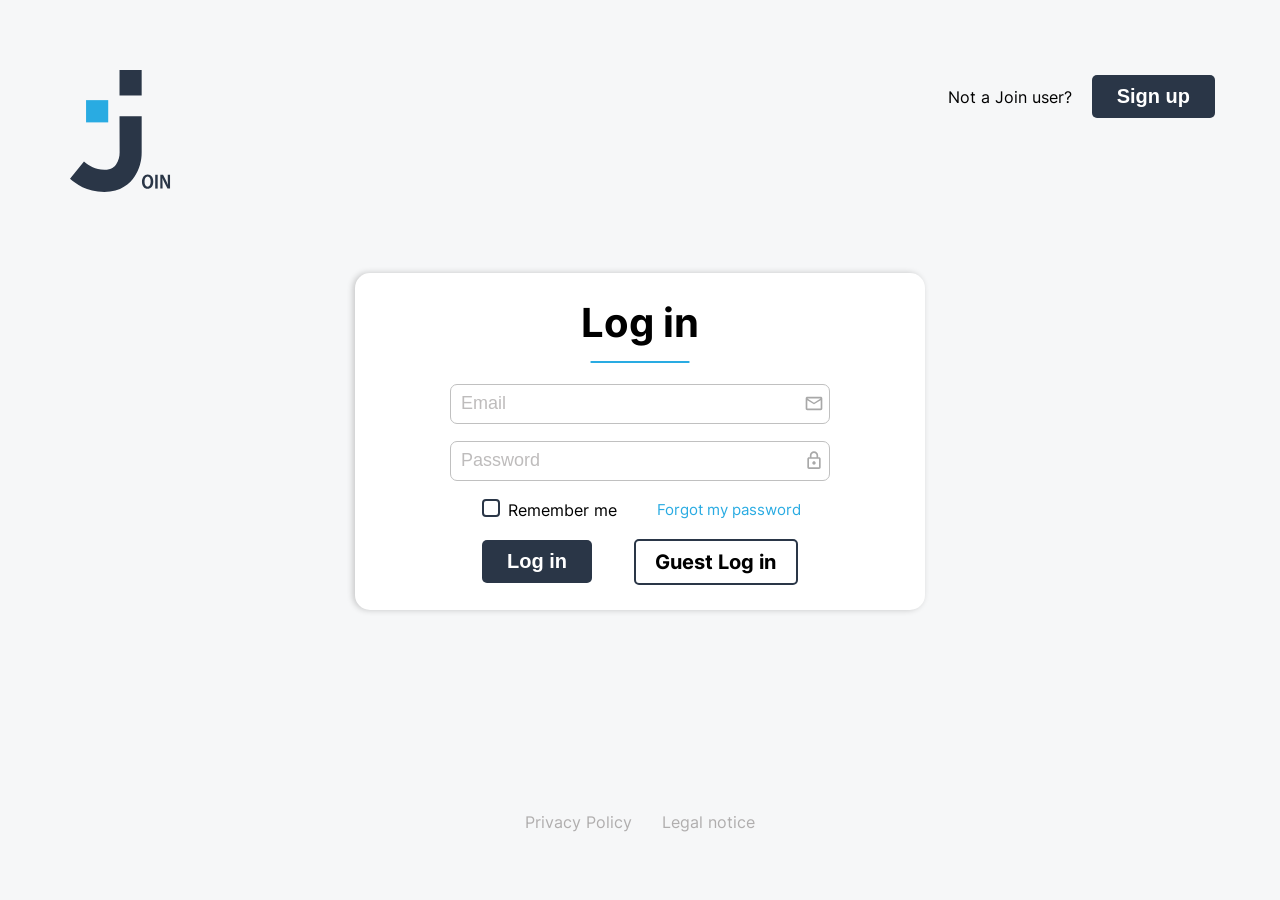
<file: index.html>
<!DOCTYPE html>
<html lang="en">

<head>
    <meta charset="UTF-8" />
    <meta name="viewport" content="width=device-width, initial-scale=1.0" />
    <title>Join</title>
    <link rel="stylesheet" href="./css/style.css" />
    <link rel="stylesheet" href="./css/fonts.css" />
    <link rel="icon" href="./img/Logo_for_Favicon.png" />
    <script src="./js/script.js"></script>
    <script src="./js/register.js"></script>
    <script src="./js/storage.js"></script>
    <script src="./js/login.js"></script>
    <script src="./js/includeHTML.js"></script>
    <script src="./js/contacts_page.js"></script>
    <script src="./js/contacts.js"></script>
</head>

<body onload="init();includeHTML()">
    <div w3-include-html="./templates/landscape.html"></div>
    <div class="begin">
        <div class="capaAnimation">
            <img onclick="openPage('/index.html')" style="cursor: pointer;" class="capaImg" src="img/Capa 1.svg" />
        </div>
        <div class="login" id="login">
            <div>
                <h1 class="login-headline">Log in</h1>
            </div>
            <div>
                <img class="VectorImg" src="img/Vector 5.svg" />
            </div>

            <form onsubmit="login(); return false;" class="form password-login email-login">
                <div style="display: none" class="error-message" id="login-error">
                    Email and/or password are incorrect.
                </div>
                <input required class="mail-img" type="email" placeholder="Email" id="email" />
                <input required class="password-img" type="password" placeholder="Password" minlength="4"
                    id="password" />
                <div class="checkbox">
                    <div id="check" style="margin-right: 5px;">
                        <img style="cursor: pointer" src="img/Check button none.svg"
                            onclick="toggleCheckmark('check', 'check-none')" />
                    </div>
                    <div>
                        <img style="cursor: pointer ; margin-right: 5px;" id="check-none" class="d-none"
                            src="img/Check button.svg" onclick="toggleCheckmark('check', 'check-none')" />
                    </div>
                    <span>Remember me</span>
                    <span class="password" onclick="showForgotPassword('forgot')">Forgot my password</span>
                </div>
                <div class="login-box">
                    <button class="login-button">
                        Log in
                    </button>
                    <div onclick="openPage('./html/summary.html');setGuestUser()" class="Guest-button">
                        Guest Log in
                    </div>

                </div>
                <div id="registrationSuccess" class="success-message" style="display: none">
                    Registrierung erfolgreich abgeschlossen.
                </div>
            </form>


            <div>

            </div>
            <div class="SignupButton">
                <span class="SignupBtn">Not a Join user?</span>
                <button class="login-button" onclick="showSignUpHideSignUp('show')">
                    Sign up
                </button>
            </div>
        </div>

        <div class="sign-up d-none" id="sign-up">
            <div>
                <img onclick="showSignUpHideSignUp('hide')" class="arrow-img" src="img/arrow-left-line.svg" />
                <h1 class="sign-up-headline">Sign up</h1>
            </div>
            <div>
                <img class="VectorImg" src="img/Vector 5.svg" />
            </div>
            <form onsubmit="register(); return false;" class="form password-login email-login">
                <div style="display: none" class="register-error-message" id="register-error">
                    Your password does not match.
                </div>
                <input required class="name-img" type="text" placeholder="Name" id="nameregister" />
                <input required class="mail-img" type="email" placeholder="Email" id="emailregister" />
                <input required class="password-img" type="password" placeholder="Password" minlength="4"
                    id="passwordregister1" />
                <input required class="password-img" type="password" placeholder="Password" minlength="4"
                    id="passwordregister2" />
                <button style="margin-top: 80px" id="registerBtn" class="login-button">
                    Sign up
                </button>
            </form>
            <div class="checkbox-sign-up">
                <div id="check-sign-up">
                    <img src="img/Check button none.svg"
                        onclick="toggleCheckmark('check-sign-up', 'check-none-sign-up')" />
                </div>
                <div>
                    <img id="check-none-sign-up" class="d-none" src="img/Check button.svg"
                        onclick="toggleCheckmark('check-sign-up', 'check-none-sign-up')" />
                </div>
                <div>
                    <span class="privacy_policy" style="margin-left: 10px">I accept the
                        <a href="./html/privacy_policy.html">Privacy policy</a></span>
                </div>
            </div>
        </div>

        <div id="forgot-password-container" class="forgot-password-container d-none">
            <div class="forgot-box">
                <img onclick="showSignUpHideSignUp('hide')" class="password-arrow-img" src="img/arrow-left-line.svg" />
                <h1 style="margin-right: 35px;" class="password-headline">I forgot my password</h1>
            </div>
            <div>
                <img class="VectorImg" src="img/Vector 5.svg" />
            </div>
            <div class="password-span">
                <span>Enter your email address to change your password.</span>
            </div>
            <form class="password-container email-login" onsubmit=" handleForgotPasswordFormSubmit(); return false">
                <input id="passwordEmail" required class="mail-img" type="email" placeholder="Email" name="email" />
                <button class="password-btn" type="submit">Change password</button>
            </form>
        </div>

        <div id="password-container" class="forgot-password-container d-none">
            <div>
                <img onclick="showSignUpHideSignUp('hide')" class="password-arrow-img" src="img/arrow-left-line.svg" />
                <h1 class="password-headline">Reset your password</h1>
            </div>
            <div>
                <img class="VectorImg" src="img/Vector 5.svg" />
            </div>
            <div style="margin-top: 17px" class="password-span">
                <span>Change your account password</span>
            </div>
            <form class="password-container email-login">
                <span id="register-error2" class="register-error-message-passwort" style="display: none">Your password
                    does notmatch.</span>
                <input id="ForgotPassword1" style="margin-bottom: 12px" required class="password-img" type="password"
                    placeholder="Password" minlength="4" />
                <input id="ForgotPassword2" required class="password-img" type="password" placeholder="Password"
                    minlength="4" />
                <button class="password-btn" type="submit" onclick="changePassword(); return false">
                    Save new password
                </button>
            </form>
        </div>
    </div>
    <input type="checkbox" id="privacyPolicyCheckbox" style="display: none" />

    <div class="footer">
        <a href="./html/privacy_policy.html">Privacy Policy</a>
        <a href="./html/legal_notice.html">Legal notice</a>
    </div>
</body>

</html>
</file>
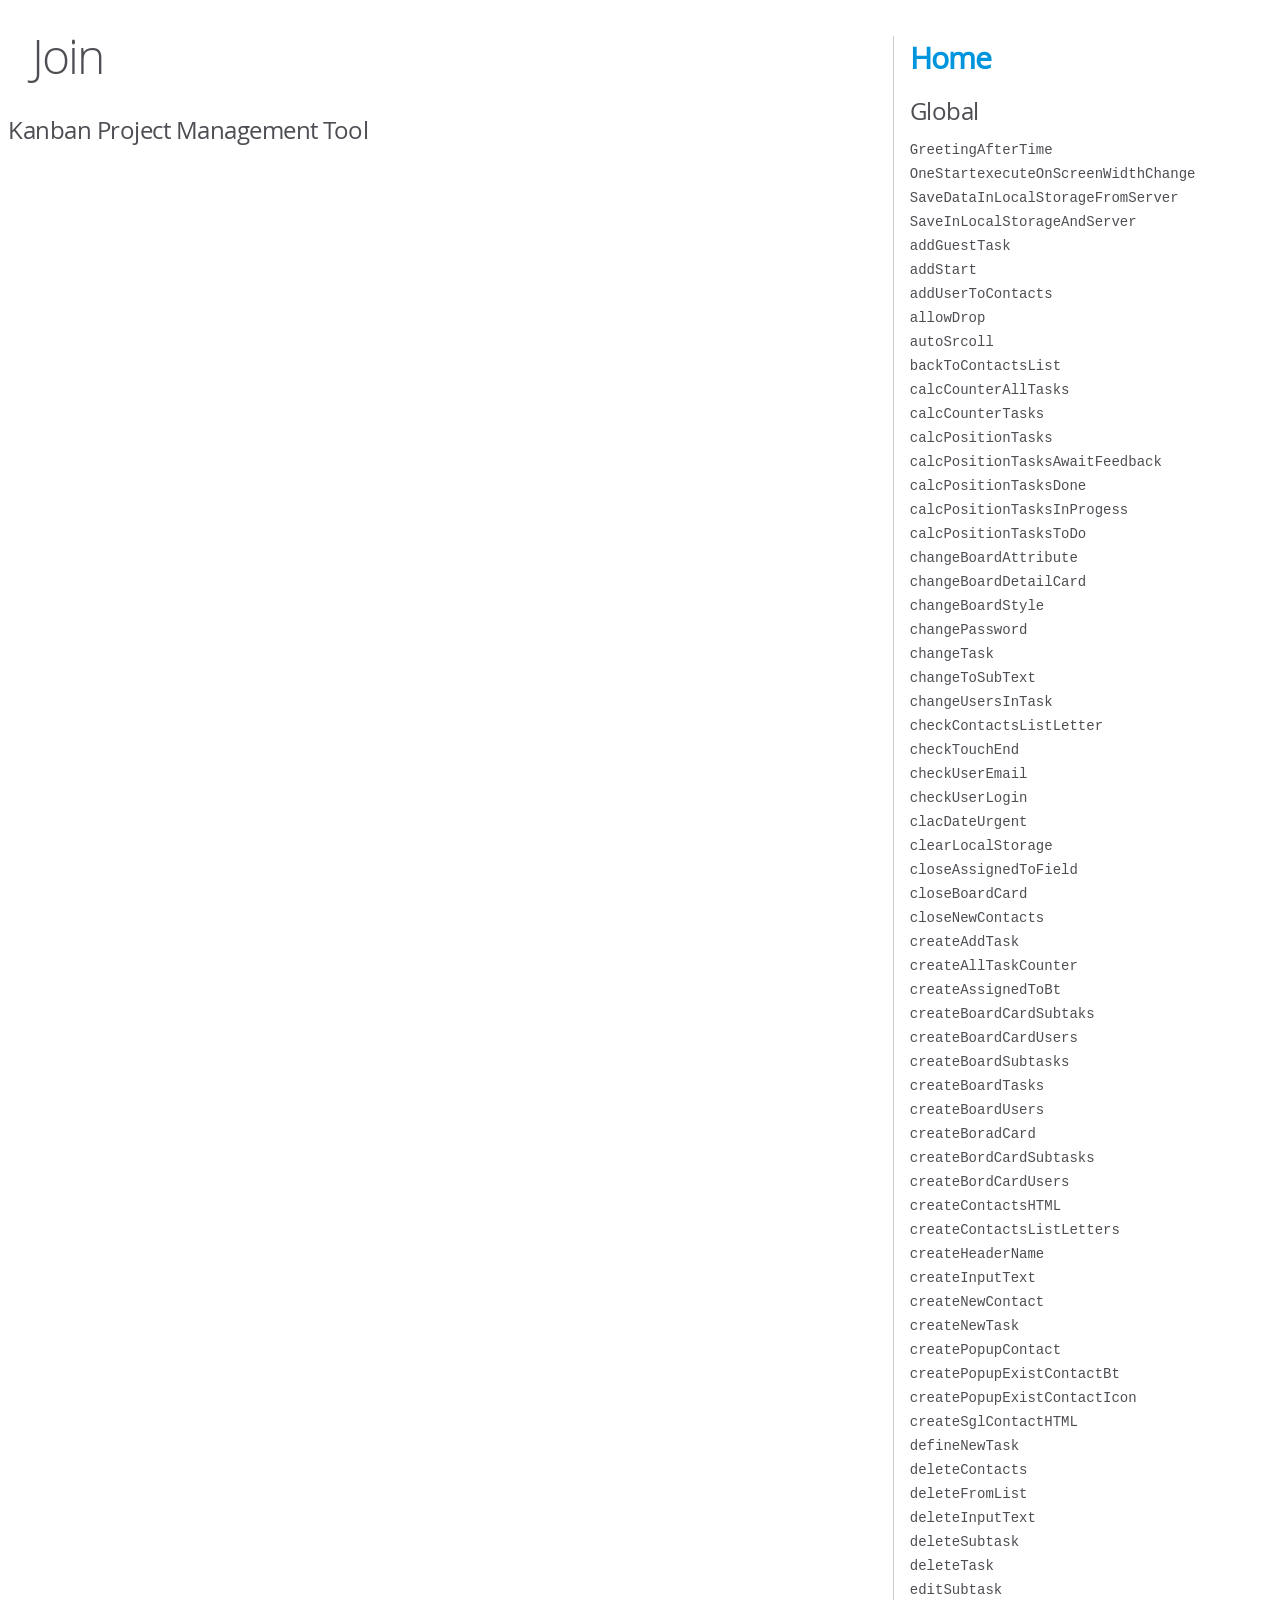
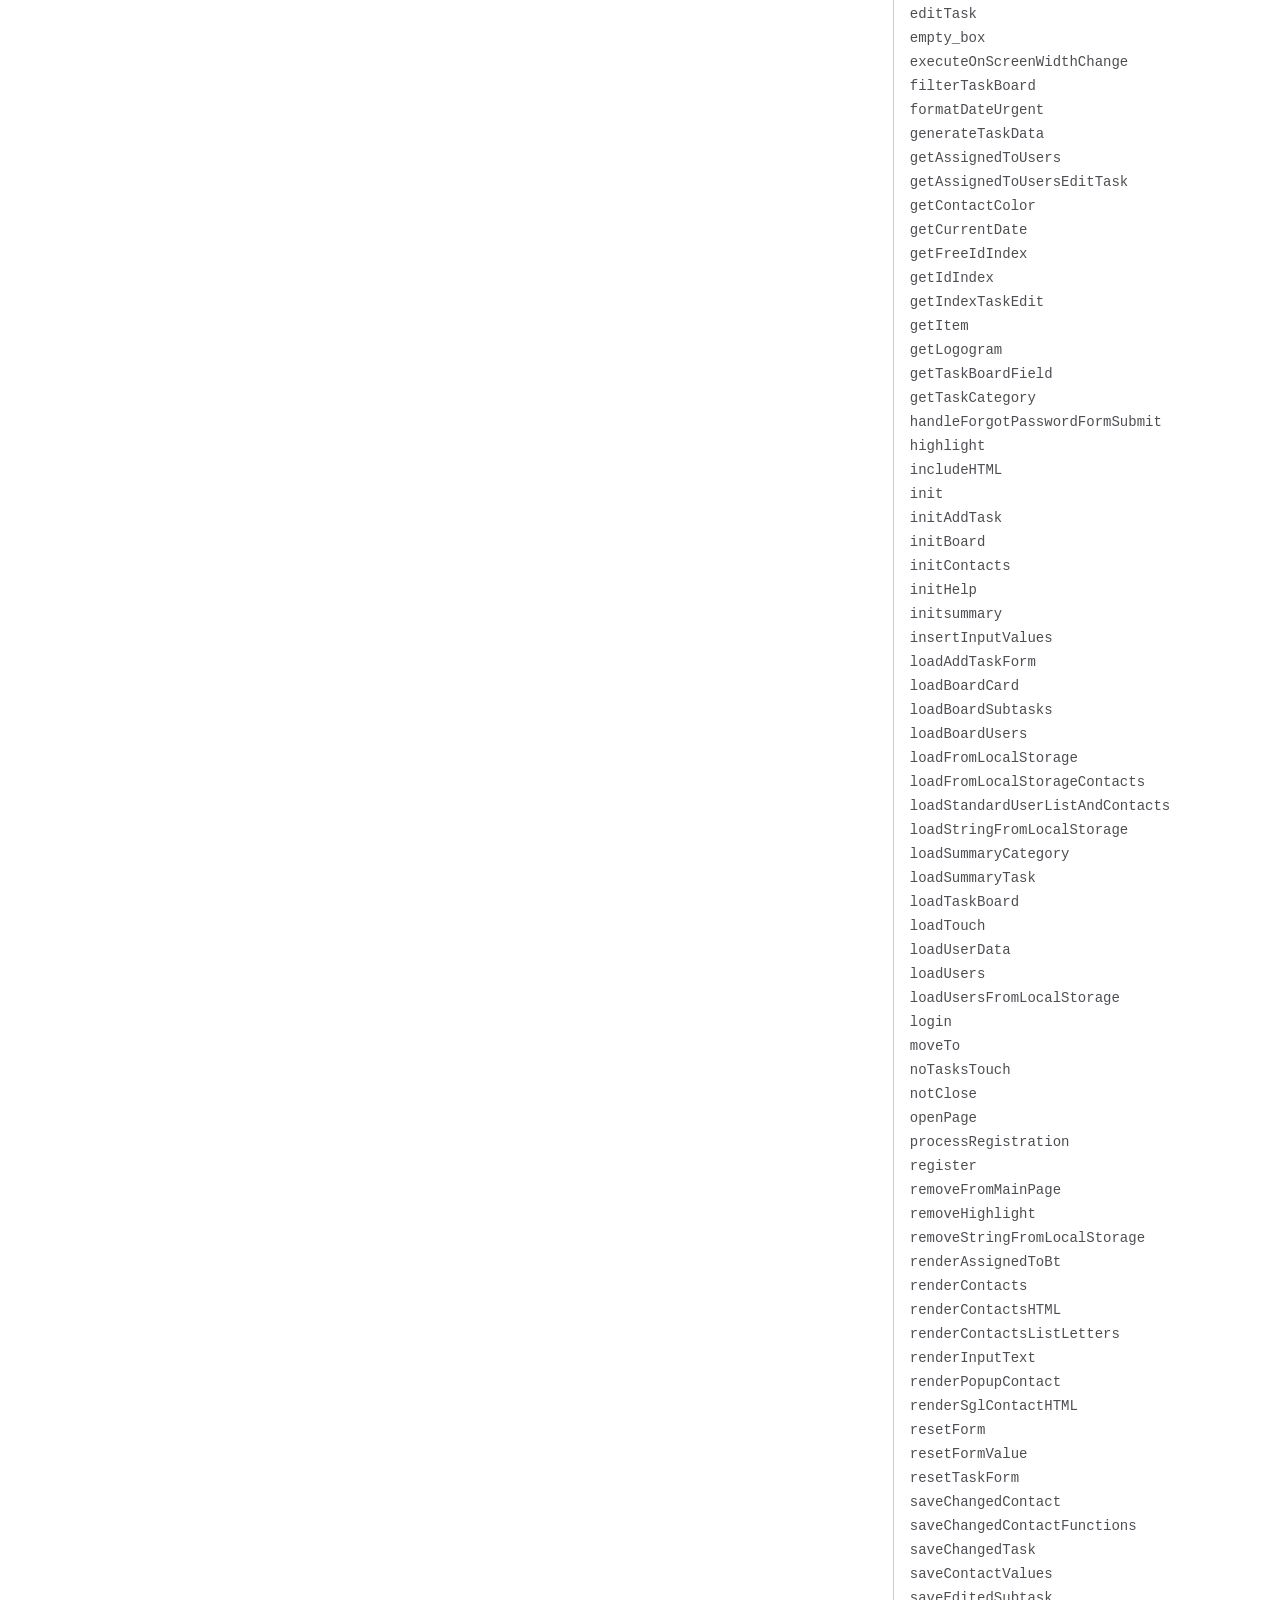
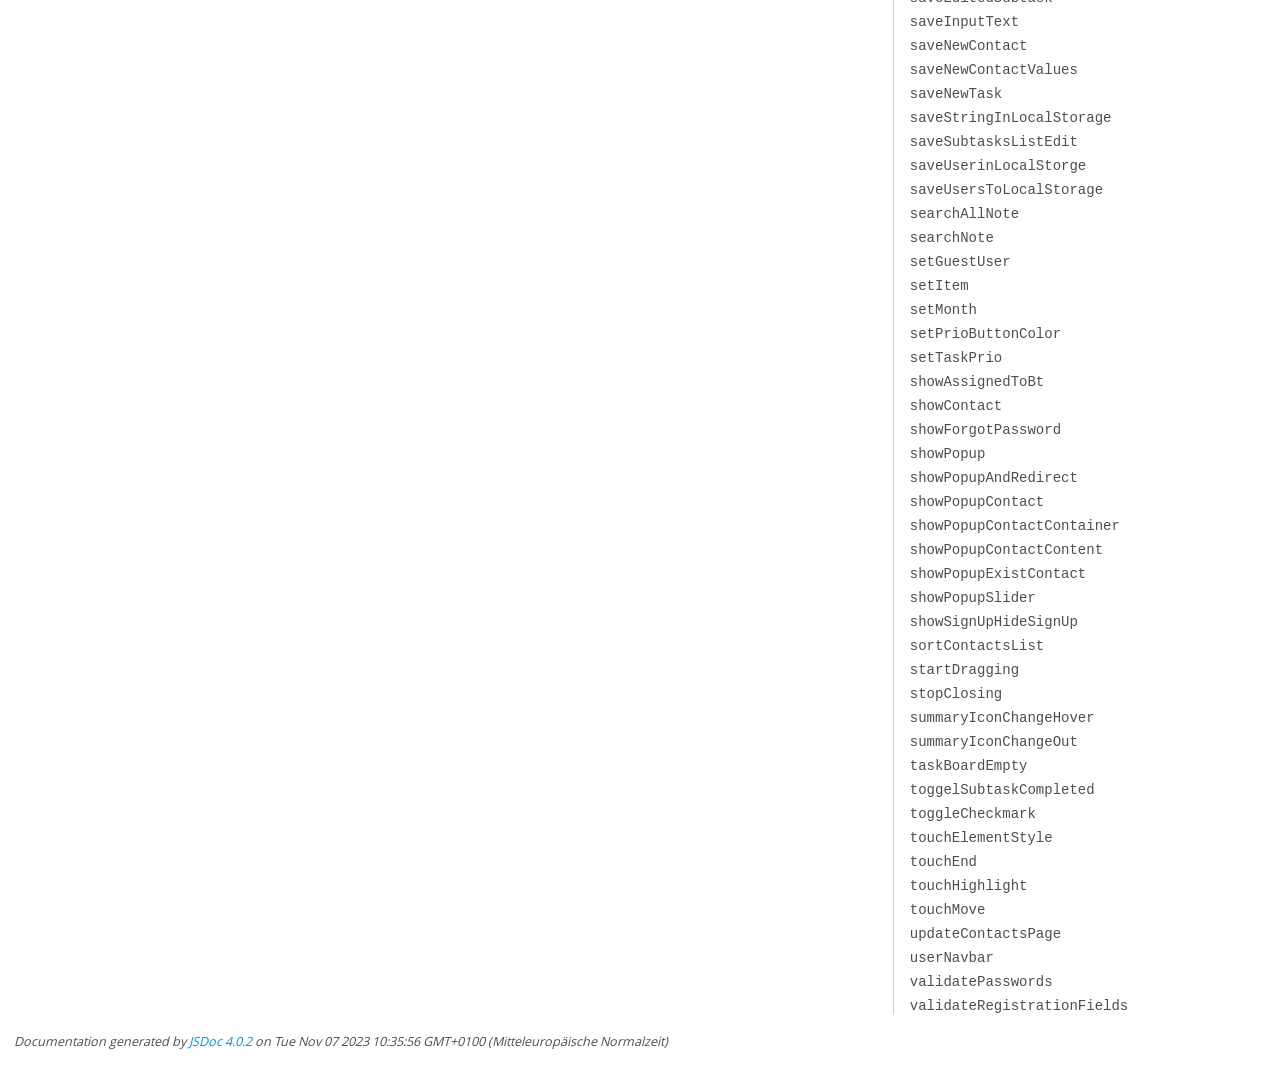
<file: out/index.html>
<!DOCTYPE html>
<html lang="en">

<head>
    <meta charset="utf-8">
    <title>JSDoc: Join</title>

    <script src="scripts/prettify/prettify.js"> </script>
    <script src="scripts/prettify/lang-css.js"> </script>
    <!--[if lt IE 9]>
      <script src="//html5shiv.googlecode.com/svn/trunk/html5.js"></script>
    <![endif]-->
    <link type="text/css" rel="stylesheet" href="styles/prettify-tomorrow.css">
    <link type="text/css" rel="stylesheet" href="styles/jsdoc-default.css">
</head>

<body>

    <div id="main">

        <h1 class="page-title">Join</h1>
 







        <h3>Kanban Project Management Tool </h3>




















    </div>

    <nav>
        <h2><a href="index.html">Home</a></h2>
        <h3>Global</h3>
        <ul>
            <li><a href="global.html#GreetingAfterTime">GreetingAfterTime</a></li>
            <li><a href="global.html#OneStartexecuteOnScreenWidthChange">OneStartexecuteOnScreenWidthChange</a></li>
            <li><a href="global.html#SaveDataInLocalStorageFromServer">SaveDataInLocalStorageFromServer</a></li>
            <li><a href="global.html#SaveInLocalStorageAndServer">SaveInLocalStorageAndServer</a></li>
            <li><a href="global.html#addGuestTask">addGuestTask</a></li>
            <li><a href="global.html#addStart">addStart</a></li>
            <li><a href="global.html#addUserToContacts">addUserToContacts</a></li>
            <li><a href="global.html#allowDrop">allowDrop</a></li>
            <li><a href="global.html#autoSrcoll">autoSrcoll</a></li>
            <li><a href="global.html#backToContactsList">backToContactsList</a></li>
            <li><a href="global.html#calcCounterAllTasks">calcCounterAllTasks</a></li>
            <li><a href="global.html#calcCounterTasks">calcCounterTasks</a></li>
            <li><a href="global.html#calcPositionTasks">calcPositionTasks</a></li>
            <li><a href="global.html#calcPositionTasksAwaitFeedback">calcPositionTasksAwaitFeedback</a></li>
            <li><a href="global.html#calcPositionTasksDone">calcPositionTasksDone</a></li>
            <li><a href="global.html#calcPositionTasksInProgess">calcPositionTasksInProgess</a></li>
            <li><a href="global.html#calcPositionTasksToDo">calcPositionTasksToDo</a></li>
            <li><a href="global.html#changeBoardAttribute">changeBoardAttribute</a></li>
            <li><a href="global.html#changeBoardDetailCard">changeBoardDetailCard</a></li>
            <li><a href="global.html#changeBoardStyle">changeBoardStyle</a></li>
            <li><a href="global.html#changePassword">changePassword</a></li>
            <li><a href="global.html#changeTask">changeTask</a></li>
            <li><a href="global.html#changeToSubText">changeToSubText</a></li>
            <li><a href="global.html#changeUsersInTask">changeUsersInTask</a></li>
            <li><a href="global.html#checkContactsListLetter">checkContactsListLetter</a></li>
            <li><a href="global.html#checkTouchEnd">checkTouchEnd</a></li>
            <li><a href="global.html#checkUserEmail">checkUserEmail</a></li>
            <li><a href="global.html#checkUserLogin">checkUserLogin</a></li>
            <li><a href="global.html#clacDateUrgent">clacDateUrgent</a></li>
            <li><a href="global.html#clearLocalStorage">clearLocalStorage</a></li>
            <li><a href="global.html#closeAssignedToField">closeAssignedToField</a></li>
            <li><a href="global.html#closeBoardCard">closeBoardCard</a></li>
            <li><a href="global.html#closeNewContacts">closeNewContacts</a></li>
            <li><a href="global.html#createAddTask">createAddTask</a></li>
            <li><a href="global.html#createAllTaskCounter">createAllTaskCounter</a></li>
            <li><a href="global.html#createAssignedToBt">createAssignedToBt</a></li>
            <li><a href="global.html#createBoardCardSubtaks">createBoardCardSubtaks</a></li>
            <li><a href="global.html#createBoardCardUsers">createBoardCardUsers</a></li>
            <li><a href="global.html#createBoardSubtasks">createBoardSubtasks</a></li>
            <li><a href="global.html#createBoardTasks">createBoardTasks</a></li>
            <li><a href="global.html#createBoardUsers">createBoardUsers</a></li>
            <li><a href="global.html#createBoradCard">createBoradCard</a></li>
            <li><a href="global.html#createBordCardSubtasks">createBordCardSubtasks</a></li>
            <li><a href="global.html#createBordCardUsers">createBordCardUsers</a></li>
            <li><a href="global.html#createContactsHTML">createContactsHTML</a></li>
            <li><a href="global.html#createContactsListLetters">createContactsListLetters</a></li>
            <li><a href="global.html#createHeaderName">createHeaderName</a></li>
            <li><a href="global.html#createInputText">createInputText</a></li>
            <li><a href="global.html#createNewContact">createNewContact</a></li>
            <li><a href="global.html#createNewTask">createNewTask</a></li>
            <li><a href="global.html#createPopupContact">createPopupContact</a></li>
            <li><a href="global.html#createPopupExistContactBt">createPopupExistContactBt</a></li>
            <li><a href="global.html#createPopupExistContactIcon">createPopupExistContactIcon</a></li>
            <li><a href="global.html#createSglContactHTML">createSglContactHTML</a></li>
            <li><a href="global.html#defineNewTask">defineNewTask</a></li>
            <li><a href="global.html#deleteContacts">deleteContacts</a></li>
            <li><a href="global.html#deleteFromList">deleteFromList</a></li>
            <li><a href="global.html#deleteInputText">deleteInputText</a></li>
            <li><a href="global.html#deleteSubtask">deleteSubtask</a></li>
            <li><a href="global.html#deleteTask">deleteTask</a></li>
            <li><a href="global.html#editSubtask">editSubtask</a></li>
            <li><a href="global.html#editTask">editTask</a></li>
            <li><a href="global.html#empty_box">empty_box</a></li>
            <li><a href="global.html#executeOnScreenWidthChange">executeOnScreenWidthChange</a></li>
            <li><a href="global.html#filterTaskBoard">filterTaskBoard</a></li>
            <li><a href="global.html#formatDateUrgent">formatDateUrgent</a></li>
            <li><a href="global.html#generateTaskData">generateTaskData</a></li>
            <li><a href="global.html#getAssignedToUsers">getAssignedToUsers</a></li>
            <li><a href="global.html#getAssignedToUsersEditTask">getAssignedToUsersEditTask</a></li>
            <li><a href="global.html#getContactColor">getContactColor</a></li>
            <li><a href="global.html#getCurrentDate">getCurrentDate</a></li>
            <li><a href="global.html#getFreeIdIndex">getFreeIdIndex</a></li>
            <li><a href="global.html#getIdIndex">getIdIndex</a></li>
            <li><a href="global.html#getIndexTaskEdit">getIndexTaskEdit</a></li>
            <li><a href="global.html#getItem">getItem</a></li>
            <li><a href="global.html#getLogogram">getLogogram</a></li>
            <li><a href="global.html#getTaskBoardField">getTaskBoardField</a></li>
            <li><a href="global.html#getTaskCategory">getTaskCategory</a></li>
            <li><a href="global.html#handleForgotPasswordFormSubmit">handleForgotPasswordFormSubmit</a></li>
            <li><a href="global.html#highlight">highlight</a></li>
            <li><a href="global.html#includeHTML">includeHTML</a></li>
            <li><a href="global.html#init">init</a></li>
            <li><a href="global.html#initAddTask">initAddTask</a></li>
            <li><a href="global.html#initBoard">initBoard</a></li>
            <li><a href="global.html#initContacts">initContacts</a></li>
            <li><a href="global.html#initHelp">initHelp</a></li>
            <li><a href="global.html#initsummary">initsummary</a></li>
            <li><a href="global.html#insertInputValues">insertInputValues</a></li>
            <li><a href="global.html#loadAddTaskForm">loadAddTaskForm</a></li>
            <li><a href="global.html#loadBoardCard">loadBoardCard</a></li>
            <li><a href="global.html#loadBoardSubtasks">loadBoardSubtasks</a></li>
            <li><a href="global.html#loadBoardUsers">loadBoardUsers</a></li>
            <li><a href="global.html#loadFromLocalStorage">loadFromLocalStorage</a></li>
            <li><a href="global.html#loadFromLocalStorageContacts">loadFromLocalStorageContacts</a></li>
            <li><a href="global.html#loadStandardUserListAndContacts">loadStandardUserListAndContacts</a></li>
            <li><a href="global.html#loadStringFromLocalStorage">loadStringFromLocalStorage</a></li>
            <li><a href="global.html#loadSummaryCategory">loadSummaryCategory</a></li>
            <li><a href="global.html#loadSummaryTask">loadSummaryTask</a></li>
            <li><a href="global.html#loadTaskBoard">loadTaskBoard</a></li>
            <li><a href="global.html#loadTouch">loadTouch</a></li>
            <li><a href="global.html#loadUserData">loadUserData</a></li>
            <li><a href="global.html#loadUsers">loadUsers</a></li>
            <li><a href="global.html#loadUsersFromLocalStorage">loadUsersFromLocalStorage</a></li>
            <li><a href="global.html#login">login</a></li>
            <li><a href="global.html#moveTo">moveTo</a></li>
            <li><a href="global.html#noTasksTouch">noTasksTouch</a></li>
            <li><a href="global.html#notClose">notClose</a></li>
            <li><a href="global.html#openPage">openPage</a></li>
            <li><a href="global.html#processRegistration">processRegistration</a></li>
            <li><a href="global.html#register">register</a></li>
            <li><a href="global.html#removeFromMainPage">removeFromMainPage</a></li>
            <li><a href="global.html#removeHighlight">removeHighlight</a></li>
            <li><a href="global.html#removeStringFromLocalStorage">removeStringFromLocalStorage</a></li>
            <li><a href="global.html#renderAssignedToBt">renderAssignedToBt</a></li>
            <li><a href="global.html#renderContacts">renderContacts</a></li>
            <li><a href="global.html#renderContactsHTML">renderContactsHTML</a></li>
            <li><a href="global.html#renderContactsListLetters">renderContactsListLetters</a></li>
            <li><a href="global.html#renderInputText">renderInputText</a></li>
            <li><a href="global.html#renderPopupContact">renderPopupContact</a></li>
            <li><a href="global.html#renderSglContactHTML">renderSglContactHTML</a></li>
            <li><a href="global.html#resetForm">resetForm</a></li>
            <li><a href="global.html#resetFormValue">resetFormValue</a></li>
            <li><a href="global.html#resetTaskForm">resetTaskForm</a></li>
            <li><a href="global.html#saveChangedContact">saveChangedContact</a></li>
            <li><a href="global.html#saveChangedContactFunctions">saveChangedContactFunctions</a></li>
            <li><a href="global.html#saveChangedTask">saveChangedTask</a></li>
            <li><a href="global.html#saveContactValues">saveContactValues</a></li>
            <li><a href="global.html#saveEditedSubtask">saveEditedSubtask</a></li>
            <li><a href="global.html#saveInputText">saveInputText</a></li>
            <li><a href="global.html#saveNewContact">saveNewContact</a></li>
            <li><a href="global.html#saveNewContactValues">saveNewContactValues</a></li>
            <li><a href="global.html#saveNewTask">saveNewTask</a></li>
            <li><a href="global.html#saveStringInLocalStorage">saveStringInLocalStorage</a></li>
            <li><a href="global.html#saveSubtasksListEdit">saveSubtasksListEdit</a></li>
            <li><a href="global.html#saveUserinLocalStorge">saveUserinLocalStorge</a></li>
            <li><a href="global.html#saveUsersToLocalStorage">saveUsersToLocalStorage</a></li>
            <li><a href="global.html#searchAllNote">searchAllNote</a></li>
            <li><a href="global.html#searchNote">searchNote</a></li>
            <li><a href="global.html#setGuestUser">setGuestUser</a></li>
            <li><a href="global.html#setItem">setItem</a></li>
            <li><a href="global.html#setMonth">setMonth</a></li>
            <li><a href="global.html#setPrioButtonColor">setPrioButtonColor</a></li>
            <li><a href="global.html#setTaskPrio">setTaskPrio</a></li>
            <li><a href="global.html#showAssignedToBt">showAssignedToBt</a></li>
            <li><a href="global.html#showContact">showContact</a></li>
            <li><a href="global.html#showForgotPassword">showForgotPassword</a></li>
            <li><a href="global.html#showPopup">showPopup</a></li>
            <li><a href="global.html#showPopupAndRedirect">showPopupAndRedirect</a></li>
            <li><a href="global.html#showPopupContact">showPopupContact</a></li>
            <li><a href="global.html#showPopupContactContainer">showPopupContactContainer</a></li>
            <li><a href="global.html#showPopupContactContent">showPopupContactContent</a></li>
            <li><a href="global.html#showPopupExistContact">showPopupExistContact</a></li>
            <li><a href="global.html#showPopupSlider">showPopupSlider</a></li>
            <li><a href="global.html#showSignUpHideSignUp">showSignUpHideSignUp</a></li>
            <li><a href="global.html#sortContactsList">sortContactsList</a></li>
            <li><a href="global.html#startDragging">startDragging</a></li>
            <li><a href="global.html#stopClosing">stopClosing</a></li>
            <li><a href="global.html#summaryIconChangeHover">summaryIconChangeHover</a></li>
            <li><a href="global.html#summaryIconChangeOut">summaryIconChangeOut</a></li>
            <li><a href="global.html#taskBoardEmpty">taskBoardEmpty</a></li>
            <li><a href="global.html#toggelSubtaskCompleted">toggelSubtaskCompleted</a></li>
            <li><a href="global.html#toggleCheckmark">toggleCheckmark</a></li>
            <li><a href="global.html#touchElementStyle">touchElementStyle</a></li>
            <li><a href="global.html#touchEnd">touchEnd</a></li>
            <li><a href="global.html#touchHighlight">touchHighlight</a></li>
            <li><a href="global.html#touchMove">touchMove</a></li>
            <li><a href="global.html#updateContactsPage">updateContactsPage</a></li>
            <li><a href="global.html#userNavbar">userNavbar</a></li>
            <li><a href="global.html#validatePasswords">validatePasswords</a></li>
            <li><a href="global.html#validateRegistrationFields">validateRegistrationFields</a></li>
        </ul>
    </nav>

    <br class="clear">

    <footer>
        Documentation generated by <a href="https://github.com/jsdoc/jsdoc">JSDoc 4.0.2</a> on Tue Nov 07 2023 10:35:56
        GMT+0100 (Mitteleuropäische Normalzeit)
    </footer>

    <script> prettyPrint(); </script>
    <script src="scripts/linenumber.js"> </script>
</body>

</html>
</file>
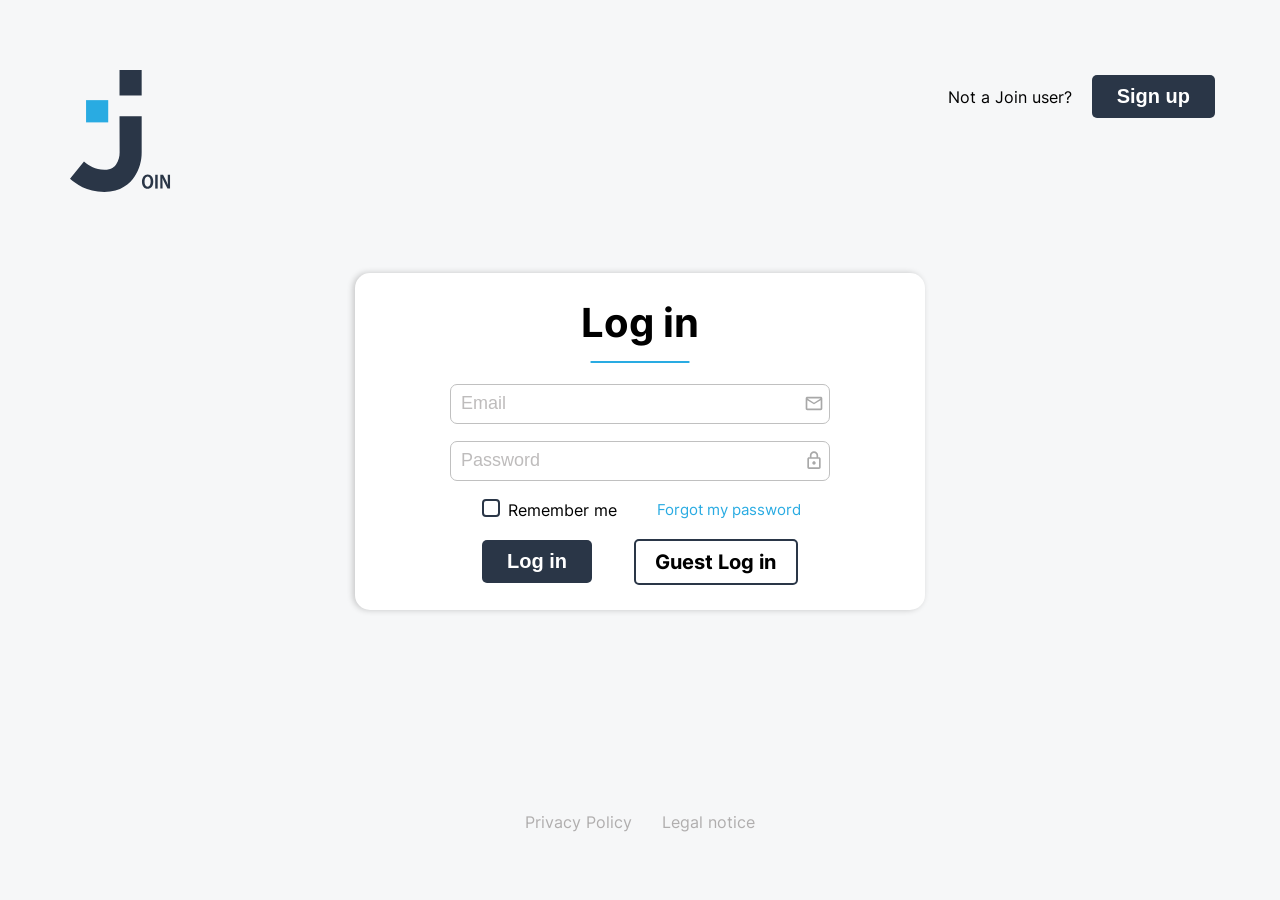
<file: html/add_task.html>
<!DOCTYPE html>
<html lang="en">

<head>
  <meta charset="UTF-8" />
  <meta http-equiv="X-UA-Compatible" content="IE=edge" />
  <meta name="viewport" content="width=device-width, initial-scale=1.0" />
  <title>Join/Add Task</title>
  <link rel="icon" href="../img/Logo_for_Favicon.png" />
  <link rel="stylesheet" href="../css/style.css" />
  <link rel="stylesheet" href="../css/fonts.css" />
  <link rel="stylesheet" href="../css/add_task.css" />
  <link rel="stylesheet" href="../css/header.css" />
  <link rel="stylesheet" href="../css/sidebar.css" />
  <link rel="stylesheet" href="../css/contacts.css" />
  <script src="../js/includeHTML.js"></script>
  <script src="../js/storage.js"></script>
  <script src="../js/script.js"></script>
  <script src="../js/board_template.js"></script>
  <script src="../js/board.js"></script>
  <script src="../js/add_task.js"></script>
  <script src="../js/add_task_page.js"></script>
  <script src="../js/add_task_html.js"></script>
  <script src="../js/contacts_page.js"></script>
  <script src="../js/contacts.js"></script>
  <script src="../js/contacts_html.js"></script>
</head>

<body onload="includeHTML(); initAddTask()">
  <div w3-include-html="../templates/header.html"></div>
  <div w3-include-html="../templates/sidebar.html"></div>
  <div w3-include-html="../templates/landscape.html"></div>
  <div id="contacts-add-bg" class="contacts-add-bg d-none" onclick="closeNewContacts()"></div>
  <main onclick="closeAssignedToField()" class="task-body">
    <form class="task-form" onsubmit="createNewTask(); return false">
      <div class="task-form-box">
        <h2 class="task-h2">Add Task</h2>
        <div id="task-input-con" class="task-input-con"></div>
      </div>
      <div class="task-foot-con">
        <span class="task-foot-text"><span class="task-star">*</span>This field is requierd</span>
        <div class="task-button-con">
          <input onclick="resetTaskForm()" type="button" value="Clear" class="task-button task-bt-clear" />
          <input type="submit" value="Create Task" class="task-button task-bt-create" />
        </div>
      </div>
    </form>
  </main>
</body>

</html>
</file>
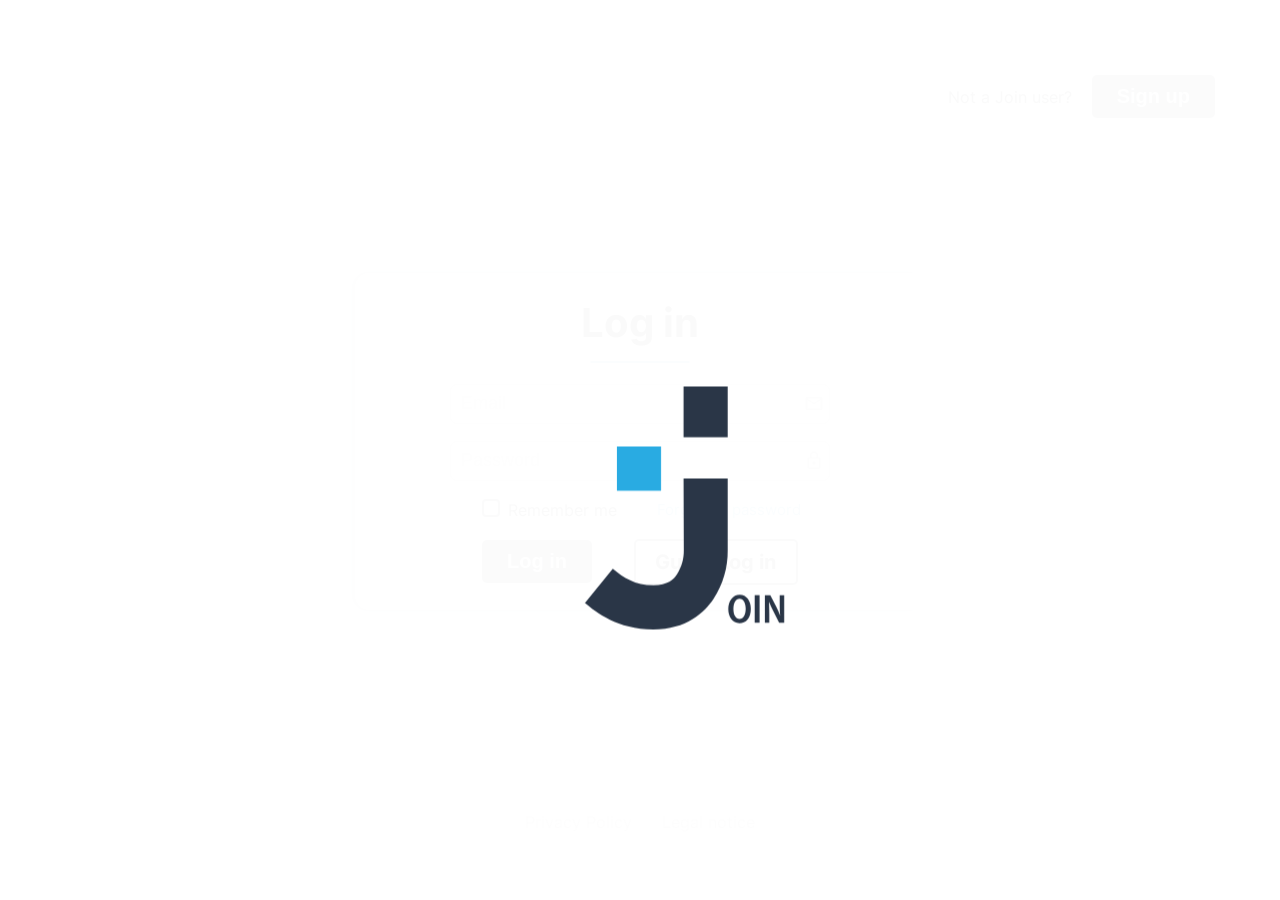
<file: html/board.html>
<!DOCTYPE html>
<html lang="en">

<head>
  <meta charset="UTF-8" />
  <meta name="viewport" content="width=device-width, initial-scale=1.0" />
  <title>Join/Board</title>
  <link rel="icon" href="../img/Logo_for_Favicon.png" />
  <link rel="stylesheet" href="../css/style.css" />
  <link rel="stylesheet" href="../css/fonts.css" />
  <link rel="stylesheet" href="../css/board.css" />
  <link rel="stylesheet" href="../css/style.css" />
  <link rel="stylesheet" href="../css/header.css" />
  <link rel="stylesheet" href="../css/sidebar.css" />
  <link rel="stylesheet" href="../css/add_task.css" />
  <link rel="stylesheet" href="../css/contacts.css" />
  <script src="../js/includeHTML.js"></script>
  <script src="../js/storage.js"></script>
  <script src="../js/script.js"></script>
  <script src="../js/board.js"></script>
  <script src="../js/board_template.js"></script>
  <script src="../js/add_task.js"></script>
  <script src="../js/add_task_page.js"></script>
  <script src="../js/add_task_html.js"></script>
  <script src="../js/touch.js"></script>
  <script src="../js/contacts.js"></script>
  <script src="../js/contacts_page.js"></script>
  <script src="../js/contacts_html.js"></script>
</head>

<body onload="includeHTML();initBoard()">
  <!--;calcPositionTasks()-->
  <div w3-include-html="../templates/header.html"></div>
  <div w3-include-html="../templates/sidebar.html"></div>
  <div w3-include-html="../templates/landscape.html"></div>
  <div id="contacts-add-bg" class="contacts-add-bg d-none" onclick="closeNewContacts()"></div>
  <div id="board_body" class="board_body">
    <div class="board_header board_fbsbc">
      <div class="board_heder_small">
        <h1>Board</h1>
        <div
          onclick="saveStringInLocalStorage('to_do'), openHTML('../html/add_task.html')"
          class="board_button_add_task_small board_fbcc dn">
          <img src="../img/add.svg" alt="add Icon" />
        </div>
      </div>
      <div class="board_fbsbc board_serch_small">
        <div class="board_fbsbc board_serch">
          <input onkeyup="searchAllNote()" class="board_serch_left" type="search" placeholder="Find Task" name="suche"
            id="search_board" />
          <img class="board_serch_svg" src="../img/search.svg" alt="" />
        </div>
        <div onclick="saveStringInLocalStorage('to_do'), openHTML('../html/add_task.html')"
          class="board_button_add_task board_fbcc">
          Add task <img src="../img/add.svg" alt="add Icon" />
        </div>
      </div>
    </div>
    <div class="board_fbsbcw board_columns_fixed_small">
      <div class="board_fbcco board_columns_fixed">
        <div class="board_fbsbc board_columns">
          <p id="board_to_do_headline" class="board_p">To do</p>
          <img class="board_add" onclick="saveStringInLocalStorage('to_do'), openHTML('../html/add_task.html')"
            src="../img/plus_button.svg" alt="" />
        </div>
        <div id="board_to_do" class="board_fbcco board_box board_to_do board_columns_fixed_scroll" ondragleave="removeHighlight('board_to_do')"
          ondrop="moveTo('to_do') ;removeHighlight('board_to_do')"
          ondragover="allowDrop(event); highlight('board_to_do')" touchcancel="touchEnd('to_do')">
          <div class="board_no_task board_fbccco">No tasks To do</div>
        </div>
      </div>
      <div class="board_fbcco board_columns_fixed">
        <div class="board_fbsbc board_columns">
          <p id="board_in_progress_headline" class="board_p">In progress</p>
          <img class="board_add" onclick="saveStringInLocalStorage('in_progress'), openHTML('../html/add_task.html')"
            src="../img/plus_button.svg" alt="" />
        </div>
        <div id="board_in_progress" class="board_box board_fbcco board_in_progress board_columns_fixed_scroll"
          ondragleave="removeHighlight('board_in_progress')"
          ondrop="moveTo('in_progress');removeHighlight('board_in_progress')"
          ondragover="allowDrop(event); highlight('board_in_progress')" touchcancel="touchEnd('in_progress')">
          <div class="board_no_task board_fbccco">No tasks In progress</div>
        </div>
      </div>
      <div class="board_fbcco board_columns_fixed">
        <div class="board_fbsbc board_columns">
          <p id="board_await_feedback_headline" class="board_p">
            Await feedback
          </p>
          <img class="board_add" onclick="saveStringInLocalStorage('await_feedback'), openHTML('../html/add_task.html')"
            src="../img/plus_button.svg" alt="" />
        </div>
        <div id="board_await_feedback" class="board_box board_fbcco board_await_feedback board_columns_fixed_scroll"
          ondragleave="removeHighlight('board_await_feedback')"
          ondrop="moveTo('await_feedback');removeHighlight('board_await_feedback')"
          ondragover="allowDrop(event); highlight('board_await_feedback')" touchcancel="touchEnd('await_feedback')">
          <div class="board_no_task board_fbccco">
            No tasks container Await feedback
          </div>
        </div>
      </div>
      <div class="board_fbcco board_columns_fixed">
        <div class="board_fbsbc board_columns">
          <p id="board_done_headline" class="board_p">Done</p>
        </div>
        <div id="board_done" class="board_box board_fbcco board_done board_columns_fixed_scroll" ondragleave="removeHighlight('board_done')"
          ondrop="moveTo('done');removeHighlight('board_done')" ondragover="allowDrop(event); highlight('board_done')"
          touchcancel="touchEnd('done')" t>
          <div class="board_no_task board_fbccco">No tasks Done</div>
        </div>
      </div>
    </div>
  </div>
  <div id="board_detail"></div>
</body>

</html>
</file>
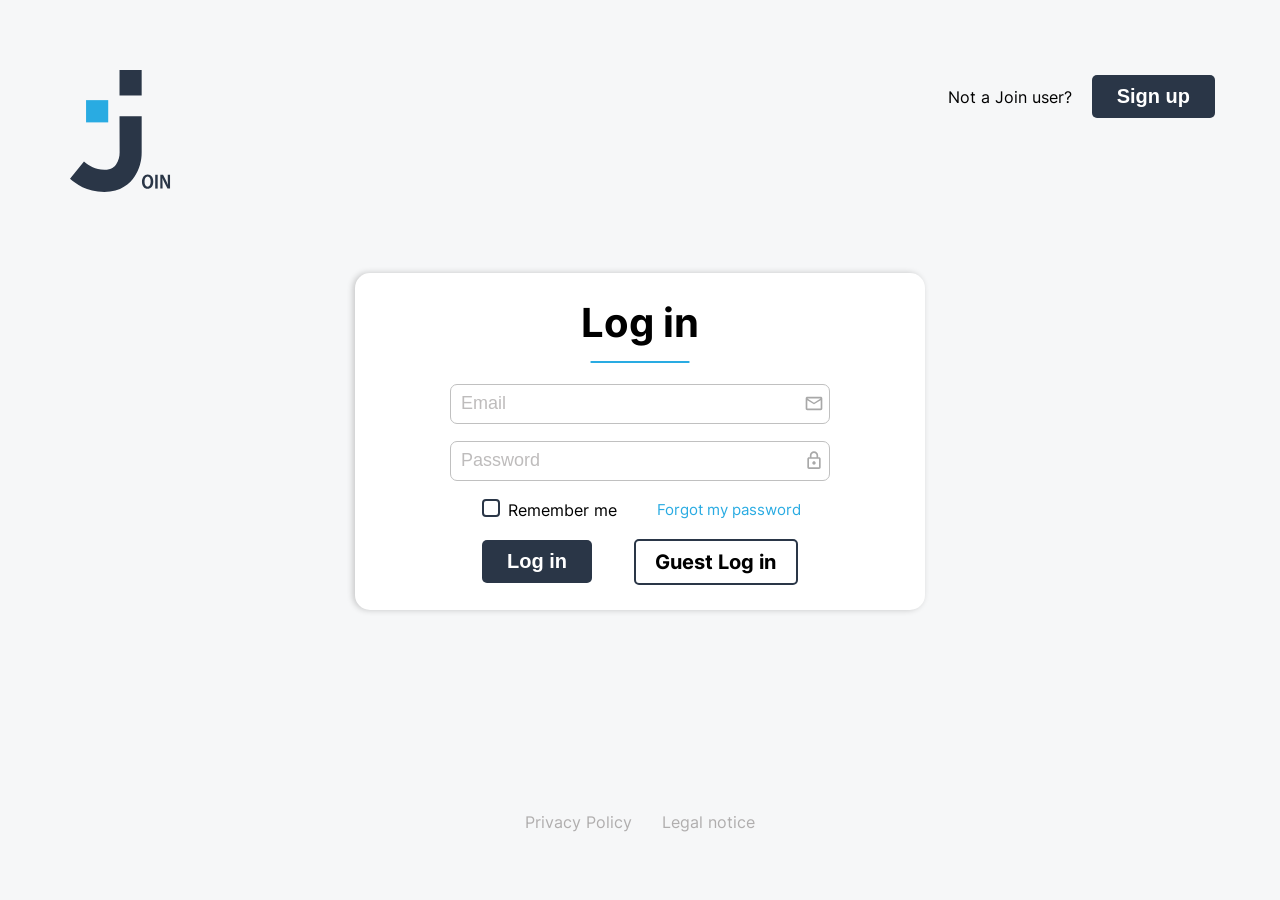
<file: html/contacts.html>
<!DOCTYPE html>
<html lang="en">
  <head>
    <meta charset="UTF-8" />
    <meta http-equiv="X-UA-Compatible" content="IE=edge" />
    <meta name="viewport" content="width=device-width, initial-scale=1.0" />
    <title>Join/Contacts</title>
    <link rel="icon" href="../img/Logo_for_Favicon.png" />
    <link rel="stylesheet" href="../css/style.css" />
    <link rel="stylesheet" href="../css/fonts.css" />
    <link rel="stylesheet" href="../css/contacts.css" />
    <link rel="stylesheet" href="../css/header.css" />
    <link rel="stylesheet" href="../css/sidebar.css" />
    <script src="../js/includeHTML.js"></script>
    <script src="../js/storage.js"></script>
    <script src="../js/script.js"></script>
    <script src="../js/contacts_page.js" defer></script>
    <script src="../js/contacts.js" defer></script>
    <script src="../js/contacts_html.js"></script>
    <script src="../js/add_task.js"></script>
    <script src="../js/add_task_page.js"></script>
  </head>
  <body onload="includeHTML(), initContacts()">
    <div w3-include-html="../templates/header.html"></div>
    <div w3-include-html="../templates/sidebar.html"></div>
    <div w3-include-html="../templates/landscape.html"></div>
    <div class="contacts-body">
      <div
        id="contacts-add-bg"
        class="contacts-add-bg d-none"
        onclick="closeNewContacts()"
      ></div>
      <div id="contacts-list-section" class="contacts-list-section">
        <button
          class="contacts-button contacts-bt-add contacts-bt-create"
          onclick="showPopupContact()"
        >
          <span> Add new contact</span
          ><img src="../img/contacts_add_icon.svg" alt="" />
        </button>
        <div class="contacts-list" id="contacts-list"></div>
      </div>
      <main id="contacts-main" class="contacts-main d-none-700">
        <div
          onclick="backToContactsList()"
          class="d-none contacts-mobil-arrow-back"
        >
          <img src="../img/arrow-left-line.svg" alt="" />
        </div>
        <div class="contacts-head">
          <h2 class="contacts-h2">Contacts</h2>
          <div class="contacts-hr"></div>
          <p class="contacts-head-text">Better with a team</p>
        </div>
        <div id="contact-clicked" class="contact-clicked"></div>
      </main>
    </div>
  </body>
</html>
</file>
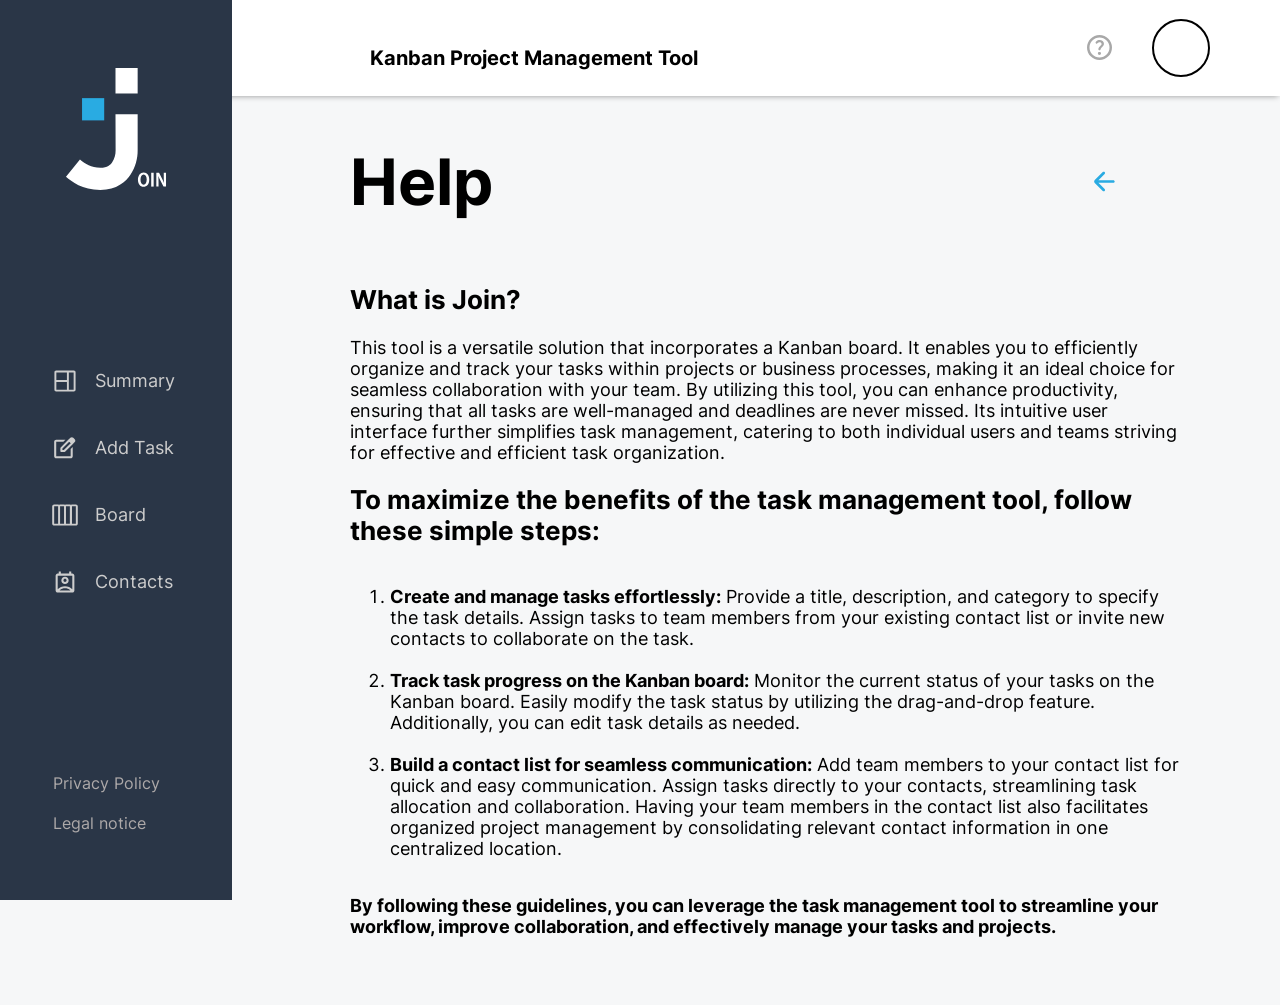
<file: html/help.html>
<!DOCTYPE html>
<html lang="en">

<head>
  <meta charset="UTF-8" />
  <meta name="viewport" content="width=device-width, initial-scale=1.0" />
  <title>Join/Help</title>
  <link rel="stylesheet" href="../css/style.css" />
  <link rel="stylesheet" href="../css/help.css" />
  <link rel="stylesheet" href="../css/header.css" />
  <link rel="stylesheet" href="../css/sidebar.css" />
  <link rel="stylesheet" href="../css/fonts.css" />
  <link rel="stylesheet" href="../css/contacts.css" />
  <script src="../js/storage.js"></script>
  <script src="../js/script.js"></script>
  <script src="../js/includeHTML.js"></script>
</head>

<body onload="includeHTML();initHelp()">
  <div w3-include-html="../templates/header.html"></div>
  <div w3-include-html="../templates/sidebar.html"></div>
  <div w3-include-html="../templates/landscape.html"></div>
  <div class="help-header">
    <div class="help-content">
      <div class="help-img">
        <h1>Help</h1>
        <img onclick="openPage('../html/summary.html')" src="../img/arrow-left-line.svg" />
      </div>
      <h2 style="font-size: 26px">What is Join?</h2>
      <span>This tool is a versatile solution that incorporates a Kanban board.
        It enables you to efficiently organize and track your tasks within
        projects or business processes, making it an ideal choice for seamless
        collaboration with your team. By utilizing this tool, you can enhance
        productivity, ensuring that all tasks are well-managed and deadlines
        are never missed. Its intuitive user interface further simplifies task
        management, catering to both individual users and teams striving for
        effective and efficient task organization.</span>
      <h2 style="font-size: 26px">
        To maximize the benefits of the task management tool, follow these
        simple steps:
      </h2>
      <ol>
        <li>
          <b>Create and manage tasks effortlessly:</b> Provide a title,
          description, and category to specify the task details. Assign tasks
          to team members from your existing contact list or invite new
          contacts to collaborate on the task.
        </li>
        <br />
        <li>
          <b>Track task progress on the Kanban board:</b> Monitor the current
          status of your tasks on the Kanban board. Easily modify the task
          status by utilizing the drag-and-drop feature. Additionally, you can
          edit task details as needed.
        </li>
        <br />
        <li>
          <b>Build a contact list for seamless communication:</b> Add team
          members to your contact list for quick and easy communication.
          Assign tasks directly to your contacts, streamlining task allocation
          and collaboration. Having your team members in the contact list also
          facilitates organized project management by consolidating relevant
          contact information in one centralized location.
        </li>
      </ol>
      <h3 style="font-size: 18px">
        By following these guidelines, you can leverage the task management
        tool to streamline your workflow, improve collaboration, and
        effectively manage your tasks and projects.
      </h3>
    </div>
  </div>
</body>

</html>
</file>
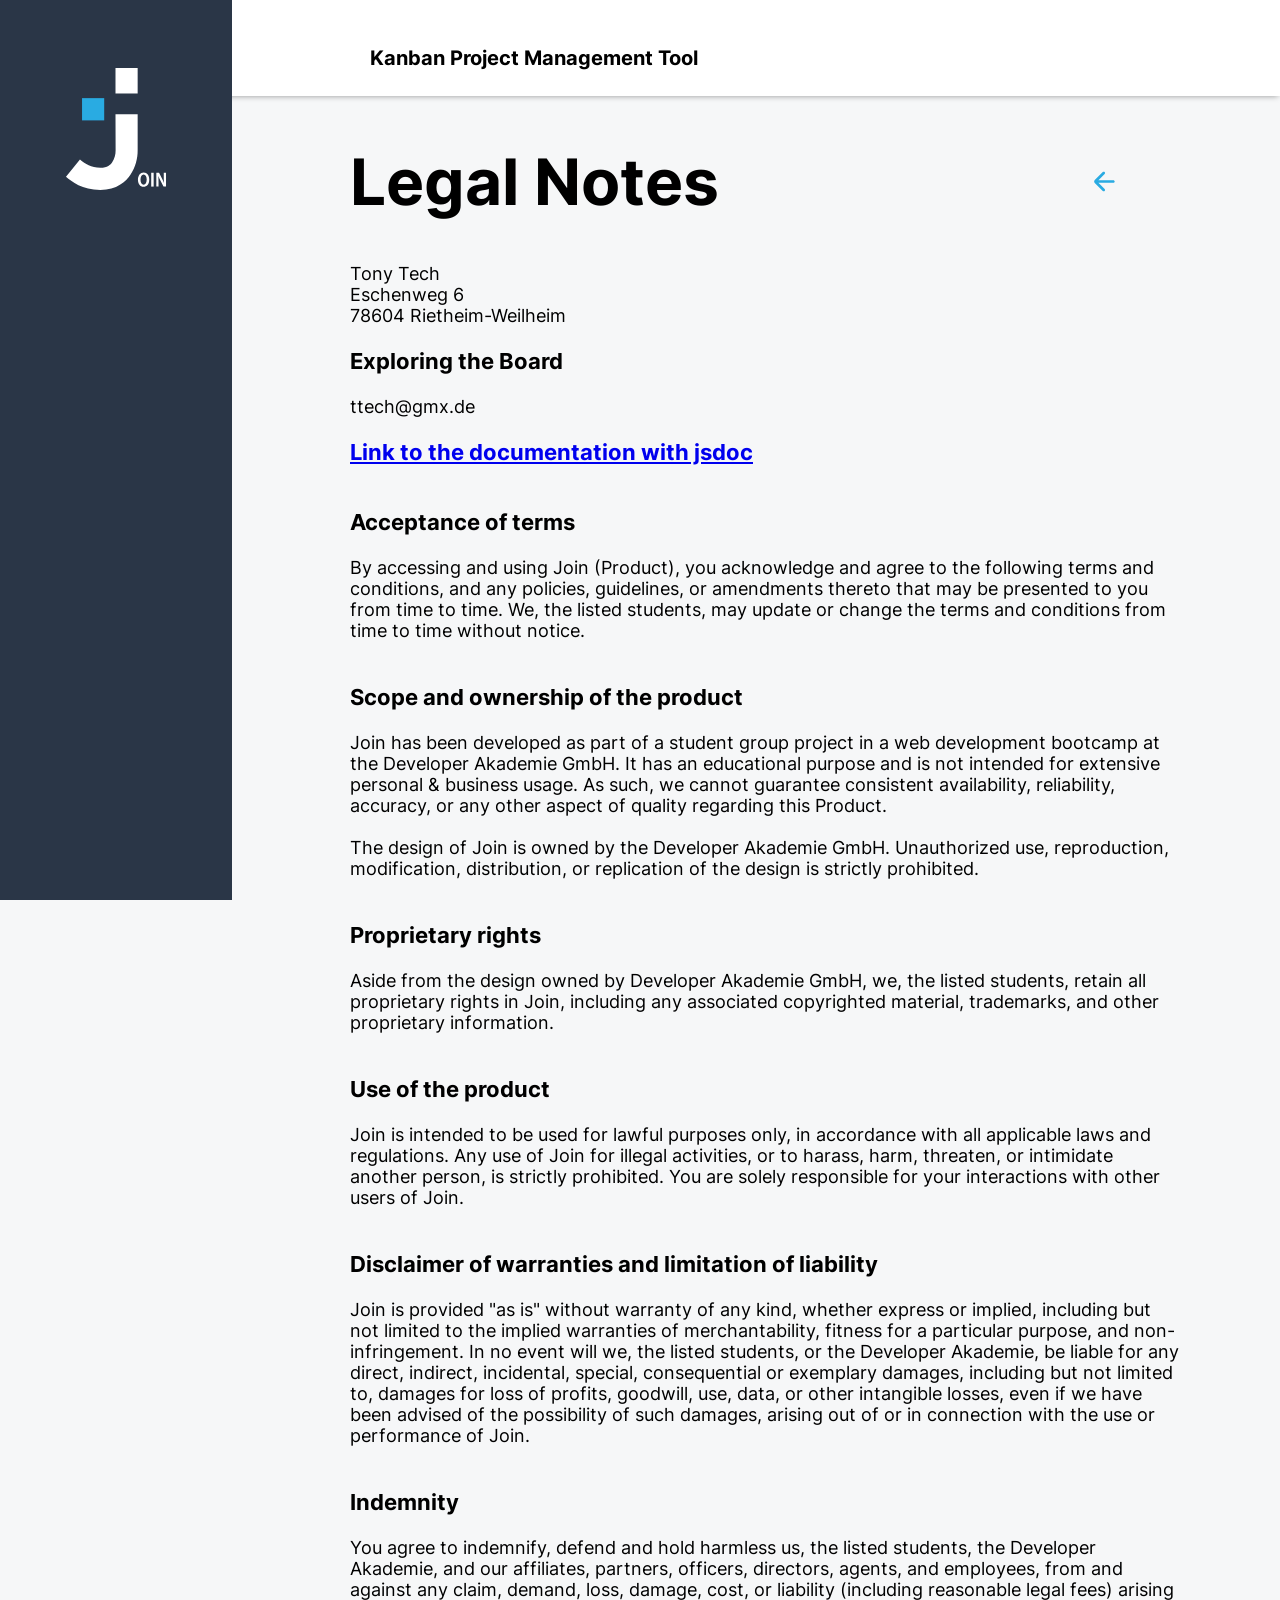
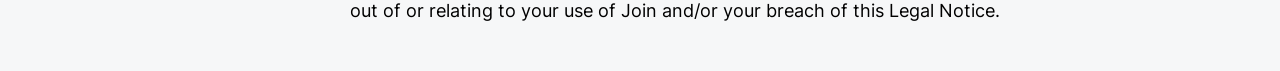
<file: html/legal_notice.html>
<!DOCTYPE html>
<html lang="en">

<head>
  <meta charset="UTF-8" />
  <meta name="viewport" content="width=device-width, initial-scale=1.0" />
  <title>Join/Legal Notice</title>
  <link rel="stylesheet" href="../css/style.css" />
  <link rel="stylesheet" href="../css/legal_notice.css" />
  <link rel="stylesheet" href="../css/header.css" />
  <link rel="stylesheet" href="../css/sidebar.css" />
  <link rel="stylesheet" href="../css/fonts.css" />
  <link rel="stylesheet" href="../css/contacts.css" />
  <script src="../js/script.js"></script>
  <script src="../js/includeHTML.js"></script>
</head>

<body onload="includeHTML()">
  <div w3-include-html="../templates/header.html"></div>
  <div w3-include-html="../templates/sidebar.html"></div>
  <div w3-include-html="../templates/landscape.html"></div>
  <div class="help-header">
    <div class="help-content">
      <div class="help-img">
        <h1>Legal Notes</h1>
        <img onclick="openPage('../html/summary.html')" src="../img/arrow-left-line.svg" />
      </div>
      <span>Tony Tech</span>
      <span>Eschenweg 6</span>
      <span>78604 Rietheim-Weilheim</span>

      <p>Exploring the Board</p>
      <span>ttech@gmx.de</span>

      <p><a href="../out/index.html">Link to the documentation with jsdoc</a></p>

      <p>Acceptance of terms</p>
      <span>By accessing and using Join (Product), you acknowledge and agree to
        the following terms and conditions, and any policies, guidelines, or
        amendments thereto that may be presented to you from time to time. We,
        the listed students, may update or change the terms and conditions
        from time to time without notice.</span>
      <br />
      <p>Scope and ownership of the product</p>
      <span>
        Join has been developed as part of a student group project in a web
        development bootcamp at the Developer Akademie GmbH. It has an
        educational purpose and is not intended for extensive personal &amp;
        business usage. As such, we cannot guarantee consistent availability,
        reliability, accuracy, or any other aspect of quality regarding this
        Product.
      </span>
      <br />
      <span>The design of Join is owned by the Developer Akademie GmbH.
        Unauthorized use, reproduction, modification, distribution, or
        replication of the design is strictly prohibited.</span>
      <br />
      <p>Proprietary rights</p>
      <span>Aside from the design owned by Developer Akademie GmbH, we, the
        listed students, retain all proprietary rights in Join, including any
        associated copyrighted material, trademarks, and other proprietary
        information.</span>
      <br />
      <p>Use of the product</p>
      <span>
        Join is intended to be used for lawful purposes only, in accordance
        with all applicable laws and regulations. Any use of Join for illegal
        activities, or to harass, harm, threaten, or intimidate another
        person, is strictly prohibited. You are solely responsible for your
        interactions with other users of Join.
      </span>
      <br />
      <p>Disclaimer of warranties and limitation of liability</p>
      <span>
        Join is provided "as is" without warranty of any kind, whether express
        or implied, including but not limited to the implied warranties of
        merchantability, fitness for a particular purpose, and
        non-infringement. In no event will we, the listed students, or the
        Developer Akademie, be liable for any direct, indirect, incidental,
        special, consequential or exemplary damages, including but not limited
        to, damages for loss of profits, goodwill, use, data, or other
        intangible losses, even if we have been advised of the possibility of
        such damages, arising out of or in connection with the use or
        performance of Join.
      </span>
      <br />
      <p>Indemnity</p>
      <span>You agree to indemnify, defend and hold harmless us, the listed
        students, the Developer Akademie, and our affiliates, partners,
        officers, directors, agents, and employees, from and against any
        claim, demand, loss, damage, cost, or liability (including reasonable
        legal fees) arising out of or relating to your use of Join and/or your
        breach of this Legal Notice.</span>
    </div>
  </div>
</body>

</html>
</file>
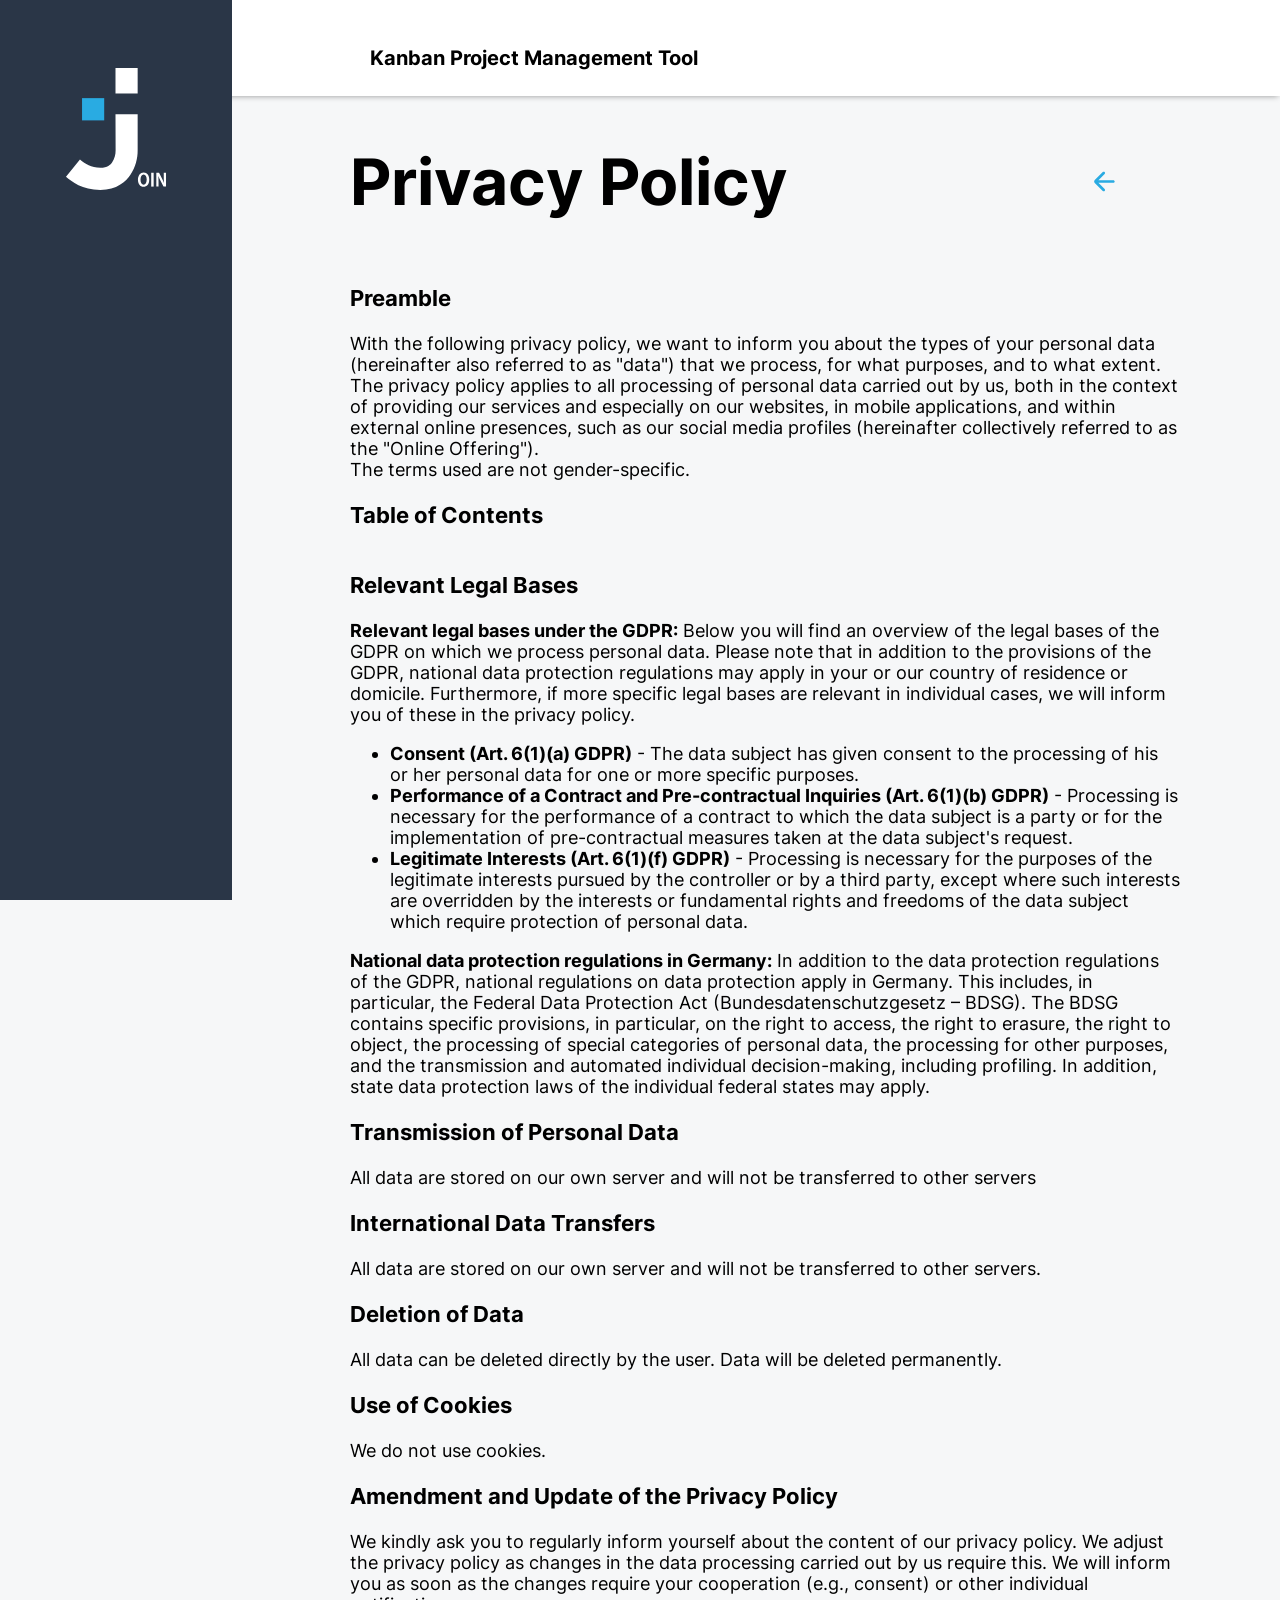
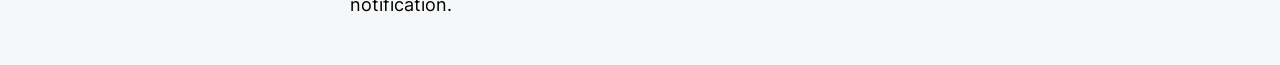
<file: html/privacy_policy.html>
<!DOCTYPE html>
<html lang="en">

<head>
  <meta charset="UTF-8" />
  <meta name="viewport" content="width=device-width, initial-scale=1.0" />
  <title>Join/Privacy Policy</title>
  <link rel="stylesheet" href="../css/style.css" />
  <link rel="stylesheet" href="../css/legal_notice.css" />
  <link rel="stylesheet" href="../css/header.css" />
  <link rel="stylesheet" href="../css/sidebar.css" />
  <link rel="stylesheet" href="../css/fonts.css" />
  <link rel="stylesheet" href="../css/contacts.css" />
  <script src="../js/script.js"></script>
  <script src="../js/includeHTML.js"></script>
</head>

<body onload="includeHTML()">
  <div w3-include-html="../templates/header.html"></div>
  <div w3-include-html="../templates/sidebar.html"></div>
  <div w3-include-html="../templates/landscape.html"></div>
  <div class="help-header">
    <div class="help-content">
      <div class="help-img">
        <h1>Privacy Policy</h1>
        <img onclick="openPage('../html/summary.html')" src="../img/arrow-left-line.svg" />
      </div>
      <p>Preamble</p>
      <span>With the following privacy policy, we want to inform you about the
        types of your personal data (hereinafter also referred to as "data")
        that we process, for what purposes, and to what extent. The privacy
        policy applies to all processing of personal data carried out by us,
        both in the context of providing our services and especially on our
        websites, in mobile applications, and within external online
        presences, such as our social media profiles (hereinafter collectively
        referred to as the "Online Offering").</span>
      <span>The terms used are not gender-specific.</span>

      <p>Table of Contents</p>

      <p>Relevant Legal Bases</p>
      <span><strong>Relevant legal bases under the GDPR:</strong> Below you will
        find an overview of the legal bases of the GDPR on which we process
        personal data. Please note that in addition to the provisions of the
        GDPR, national data protection regulations may apply in your or our
        country of residence or domicile. Furthermore, if more specific legal
        bases are relevant in individual cases, we will inform you of these in
        the privacy policy.
      </span>
      <ul>
        <li>
          <strong>Consent (Art. 6(1)(a) GDPR)</strong> - The data subject has
          given consent to the processing of his or her personal data for one
          or more specific purposes.
        </li>
        <li>
          <strong>Performance of a Contract and Pre-contractual Inquiries (Art.
            6(1)(b) GDPR)</strong>
          - Processing is necessary for the performance of a contract to which
          the data subject is a party or for the implementation of
          pre-contractual measures taken at the data subject's request.
        </li>
        <li>
          <strong>Legitimate Interests (Art. 6(1)(f) GDPR)</strong> -
          Processing is necessary for the purposes of the legitimate interests
          pursued by the controller or by a third party, except where such
          interests are overridden by the interests or fundamental rights and
          freedoms of the data subject which require protection of personal
          data.
        </li>
      </ul>
      <span><strong>National data protection regulations in Germany:</strong> In
        addition to the data protection regulations of the GDPR, national
        regulations on data protection apply in Germany. This includes, in
        particular, the Federal Data Protection Act (Bundesdatenschutzgesetz –
        BDSG). The BDSG contains specific provisions, in particular, on the
        right to access, the right to erasure, the right to object, the
        processing of special categories of personal data, the processing for
        other purposes, and the transmission and automated individual
        decision-making, including profiling. In addition, state data
        protection laws of the individual federal states may apply.</span>

      <p>Transmission of Personal Data</p>

      <span>All data are stored on our own server and will not be transferred to
        other servers
      </span>

      <p>International Data Transfers</p>

      <span>All data are stored on our own server and will not be transferred to
        other servers.</span>

      <p>Deletion of Data</p>
      <span>All data can be deleted directly by the user. Data will be deleted
        permanently.</span>

      <p>Use of Cookies</p>

      <span>We do not use cookies.</span>

      <p>Amendment and Update of the Privacy Policy</p>

      <span>We kindly ask you to regularly inform yourself about the content of
        our privacy policy. We adjust the privacy policy as changes in the
        data processing carried out by us require this. We will inform you as
        soon as the changes require your cooperation (e.g., consent) or other
        individual notification.</span>
    </div>
  </div>
</body>

</html>
</file>
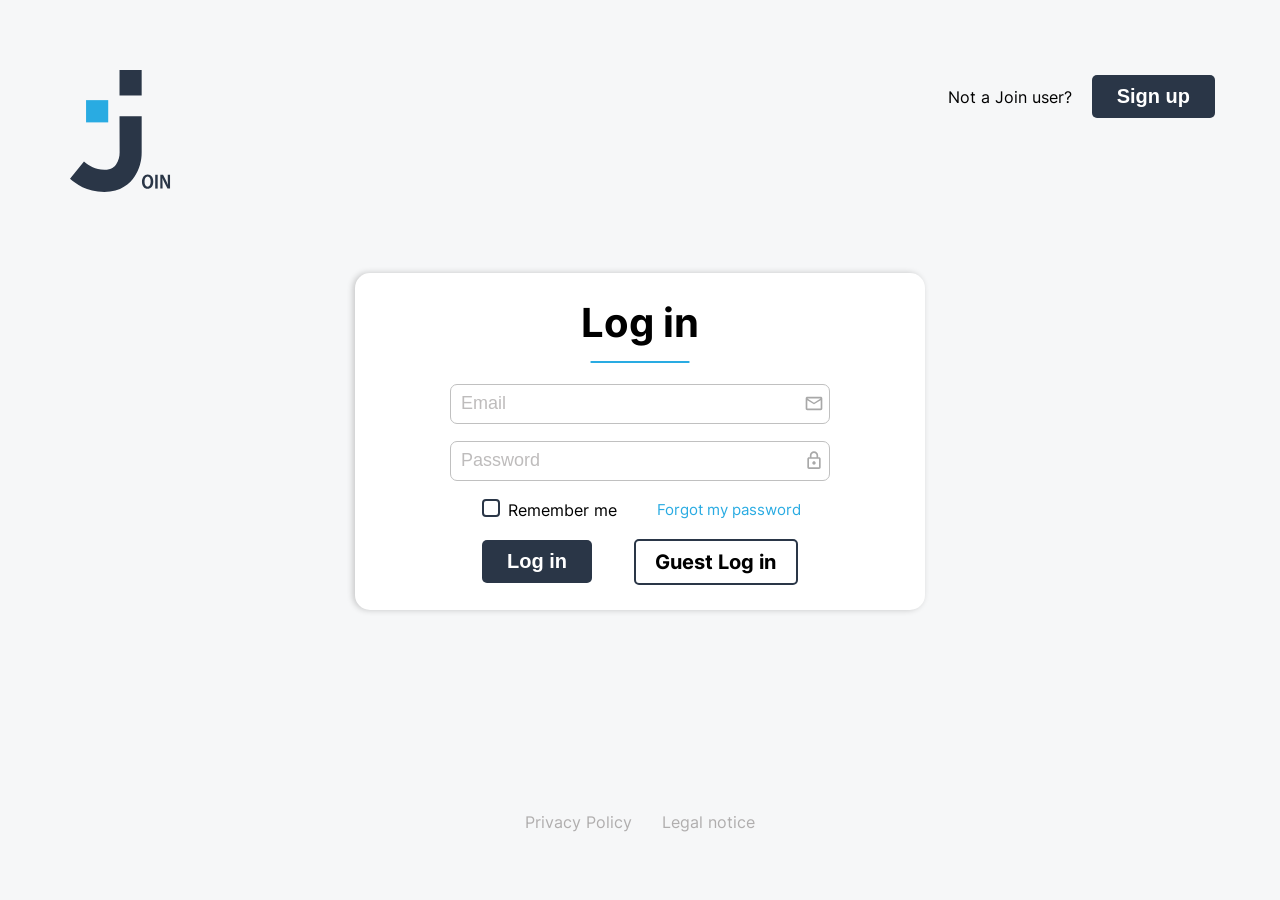
<file: html/summary.html>
<!DOCTYPE html>
<html lang="en">

<head>
  <meta charset="UTF-8" />
  <meta name="viewport" content="width=device-width, initial-scale=1.0" />
  <title>Join/Summary</title>
  <link rel="icon" href="../img/Logo_for_Favicon.png" />
  <link rel="stylesheet" href="../css/style.css" />
  <link rel="stylesheet" href="../css/fonts.css" />
  <link rel="stylesheet" href="../css/summary.css" />
  <link rel="stylesheet" href="../css/header.css" />
  <link rel="stylesheet" href="../css/sidebar.css" />
  <link rel="stylesheet" href="../css/contacts.css" />
  <script src="../js/storage.js"></script>
  <script src="../js/script.js"></script>
  <script src="../js/includeHTML.js"></script>
  <script src="../js/summary.js"></script>
</head>

<body onload="includeHTML();initsummary();">
  <div w3-include-html="../templates/header.html"></div>
  <div w3-include-html="../templates/sidebar.html"></div>
  <div w3-include-html="../templates/landscape.html"></div>
  <div id="summary_body" class="summary_body">
    <div class="summary_container summary_fbfsco">
      <div class="summary_header">
        <div class="summary_header_big">
          <div class="summary_fbfsc">
            <p class="summary_headline_left">Join 360</p>

            <svg style="margin-left: 30px; margin-right: 30px" width="4" height="63" viewBox="0 0 4 63" fill="none"
              xmlns="http://www.w3.org/2000/svg">
              <path d="M2 2V61" stroke="#29ABE2" stroke-width="3" stroke-linecap="round" />
            </svg>

            <p class="summary_headline_right">Key Metrics at a Glance</p>
          </div>
        </div>
        <div class="summary_header_small">
          <div class="summary_fbcco">
            <div>
              <p style="margin-bottom: 5px; margin-top: 15px" class="summary_headline_left">
                Join 360
              </p>
            </div>
            <div class="summary_headline_right">Key Metrics at a Glance</div>
            <svg style="margin-top: 10px" width="94" height="4" viewBox="0 0 94 4" fill="none"
              xmlns="http://www.w3.org/2000/svg">
              <path d="M92 2L2 2" stroke="#29ABE2" stroke-width="3" stroke-linecap="round" />
            </svg>
          </div>
        </div>
      </div>
      <div class="summary_tasks_layout">
        <div class="summary_fbfsc">
          <div class="summary_fbcco summary_task">
            <div class="summary_fbsbc">
              <div onclick="openHTML('../html/board.html')" onmouseover="summaryIconChangeHover('pen_icon')"
                onmouseout="summaryIconChangeOut('pen_icon')"
                class="summary_left_start summary_fbcc summary_box_margin">
                <div>
                  <img id="summary_edit_icon" class="summary_icon" src="../img/pen_icon.svg" alt="Edit-Icon" />
                </div>
                <div class="summary_fbcco">
                  <div id="summary-to-do" class="summary_number_font">0</div>
                  <div class="summary_text_font">To-do</div>
                </div>
              </div>
              <div onclick="openHTML('../html/board.html')" onmouseover="summaryIconChangeHover('check_icon')"
                onmouseout="summaryIconChangeOut('check_icon')"
                class="summary_left_start summary_fbcc summary_box_margin">
                <div>
                  <img id="summary_check_icon" class="summary_icon" src="../img/check_icon.svg" alt="Check-Icon" />
                </div>
                <div class="summary_fbcco">
                  <div id="summary-done" class="summary_number_font">0</div>
                  <div class="summary_text_font">Done</div>
                </div>
              </div>
            </div>

            <div class="summary_fbcc">
              <div onclick="openHTML('../html/board.html')"
                class="summary_left_center summary_fbfsc summary_box_margin">
                <div class="summary_left_start_center summary_fbcc">
                  <div>
                    <img class="summary_icon" src="../img/urgent_icon.svg" alt="Edit-Icon" />
                  </div>
                  <div class="">
                    <div id="summary-urgent" class="summary_number_font">
                      0
                    </div>
                    <div class="summary_text_font">Urgent</div>
                  </div>
                </div>
                <div class="summary_fbfsc">
                  <div>
                    <svg class="summary_svg_center" viewBox="0 0 2 106" fill="none" xmlns="http://www.w3.org/2000/svg">
                      <path d="M1 1.98828V104.011" stroke="#D1D1D1" stroke-width="2" stroke-linecap="round" />
                    </svg>
                  </div>
                  <div class="summary_fbscc">
                    <div id="urgent-date" class="summary_text_date">-</div>
                    <div>Upcoming Deadline</div>
                  </div>
                </div>
              </div>
            </div>

            <div class="summary_fbsbc">
              <div onclick="openHTML('../html/board.html')" class="summary_left_ende summary_fbcc summary_box_margin">
                <div class="summary_fbcco">
                  <div id="summary-all-tasks" class="summary_number_font">
                    0
                  </div>
                  <div class="summary_text_font summary_left_ende-box">
                    Tasks in Board
                  </div>
                </div>
              </div>
              <div onclick="openHTML('../html/board.html')" class="summary_left_ende summary_fbcc summary_box_margin">
                <div class="summary_fbcco">
                  <div id="summary-in-progess" class="summary_number_font">
                    0
                  </div>
                  <div class="summary_text_font summary_left_ende-box">
                    Tasks in Progess
                  </div>
                </div>
              </div>
              <div onclick="openHTML('../html/board.html')" class="summary_left_ende summary_fbcc summary_box_margin">
                <div class="summary_fbcco">
                  <div id="summary-await-feedback" class="summary_number_font">
                    0
                  </div>
                  <div class="summary_text_font summary_left_ende-box">
                    Awaiting Feedback
                  </div>
                </div>
              </div>
            </div>
          </div>

          <div id="summary_gretting" class="summary_dn">
            <div class="summary_fbscc summary_greeting">
              <div class="summary_greeting_font_top" id="summary_welcome_text">
                Good morning,
              </div>
              <div id="summary_welcome_text_name" class="summary_greeting_font_name">
                ---
              </div>
            </div>
          </div>
        </div>
      </div>
    </div>
  </div>
</body>

</html>
</file>
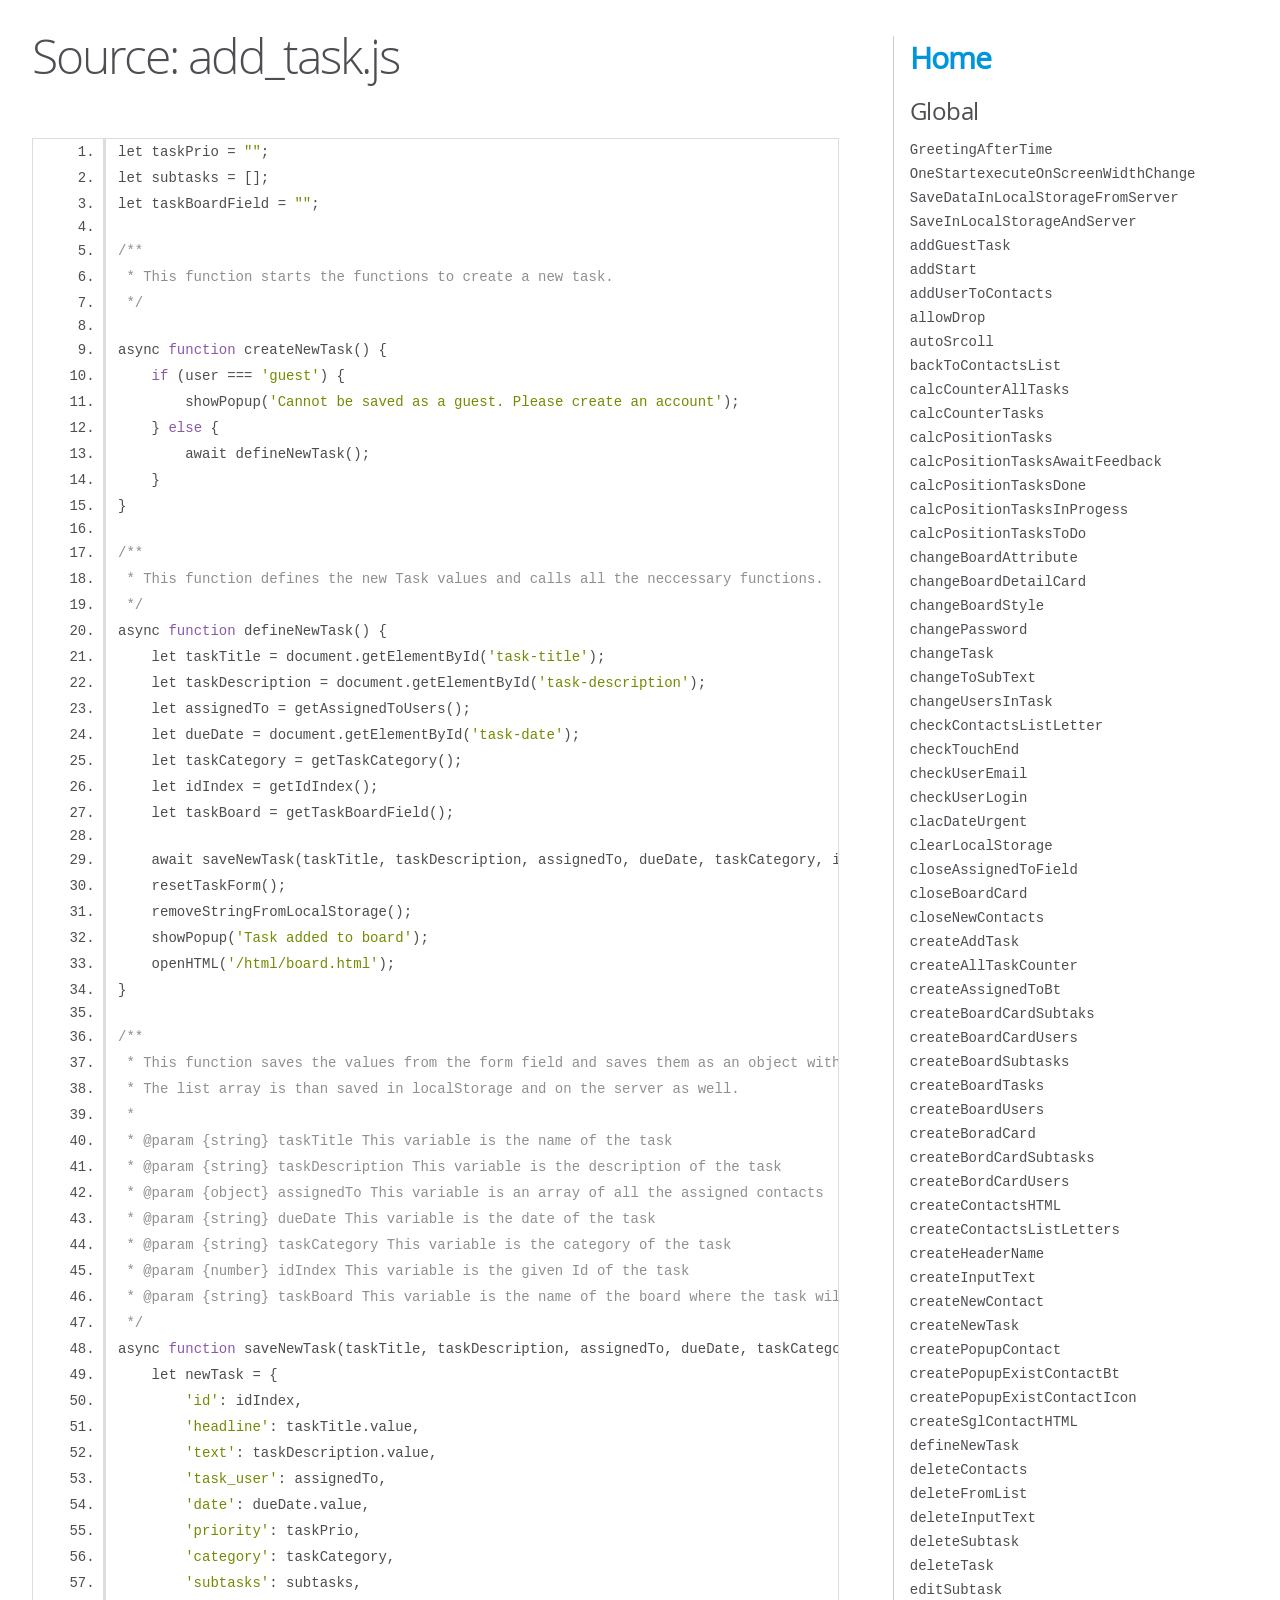
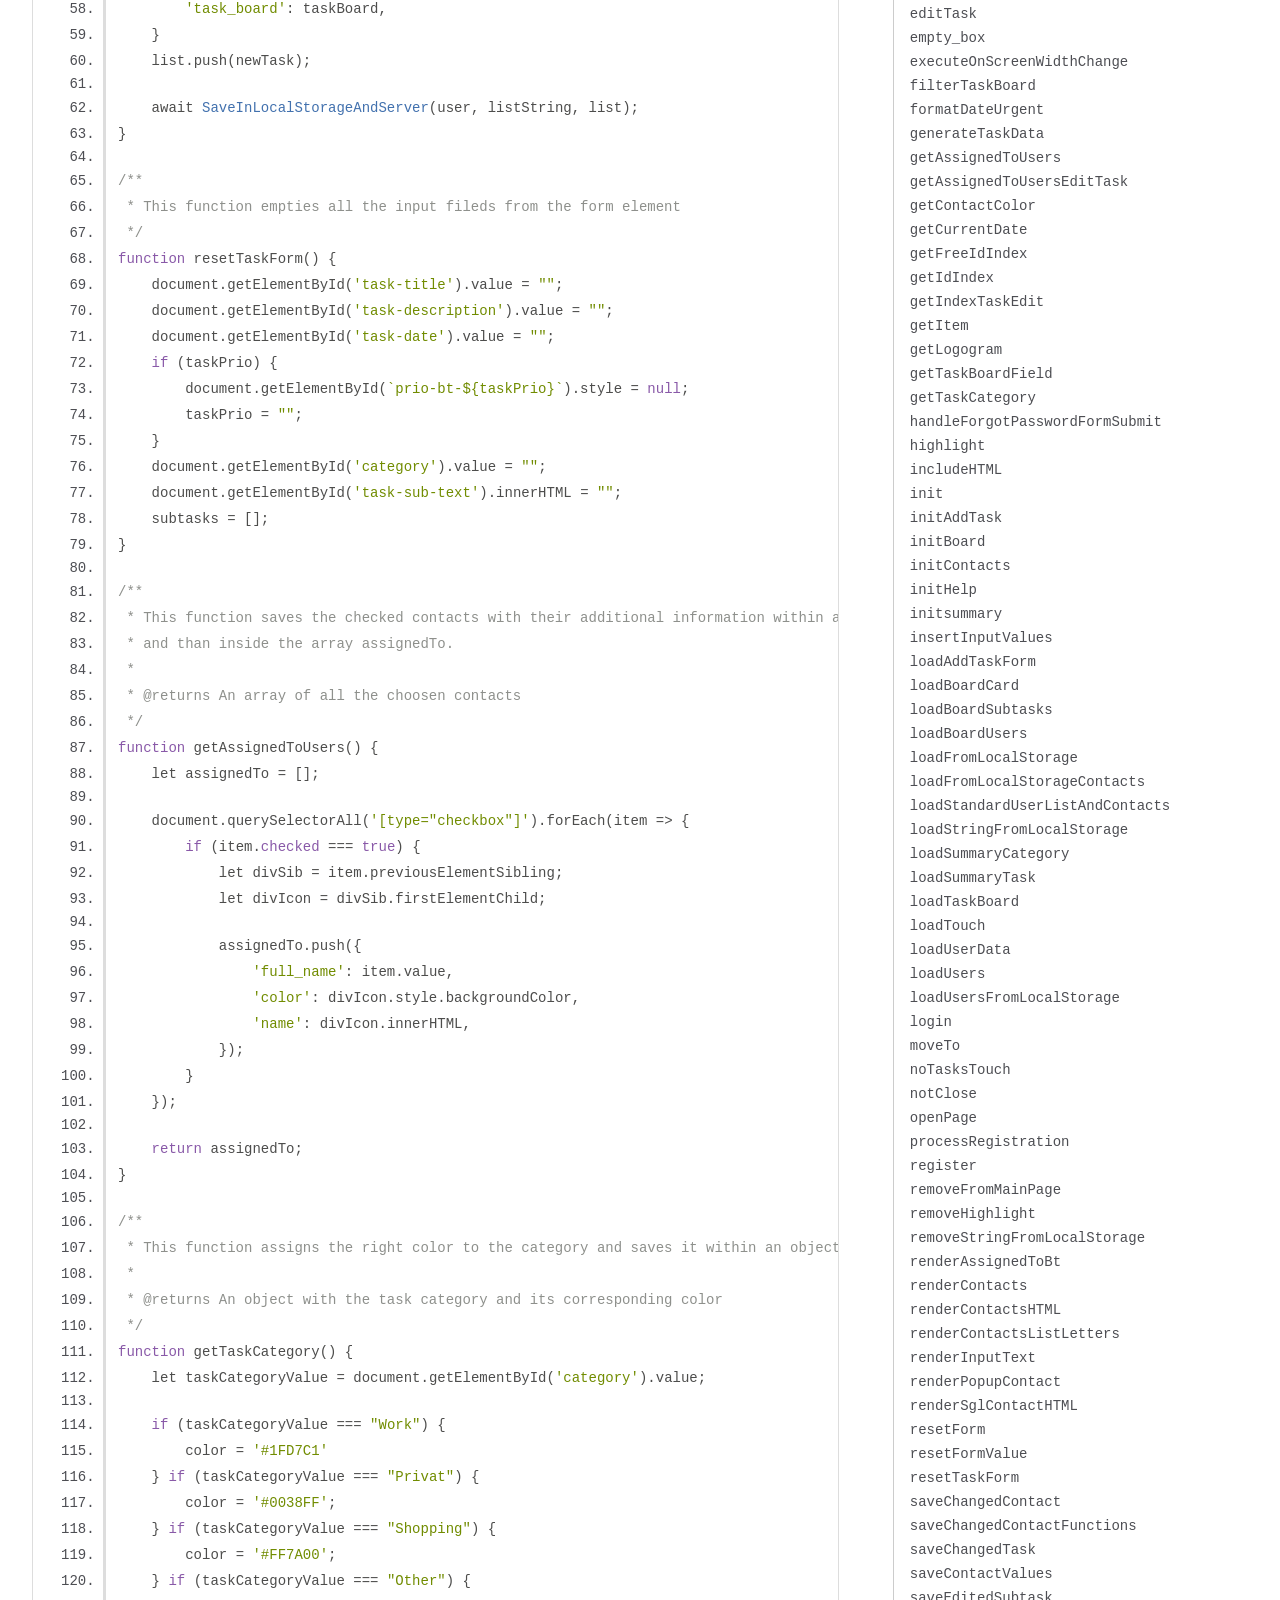
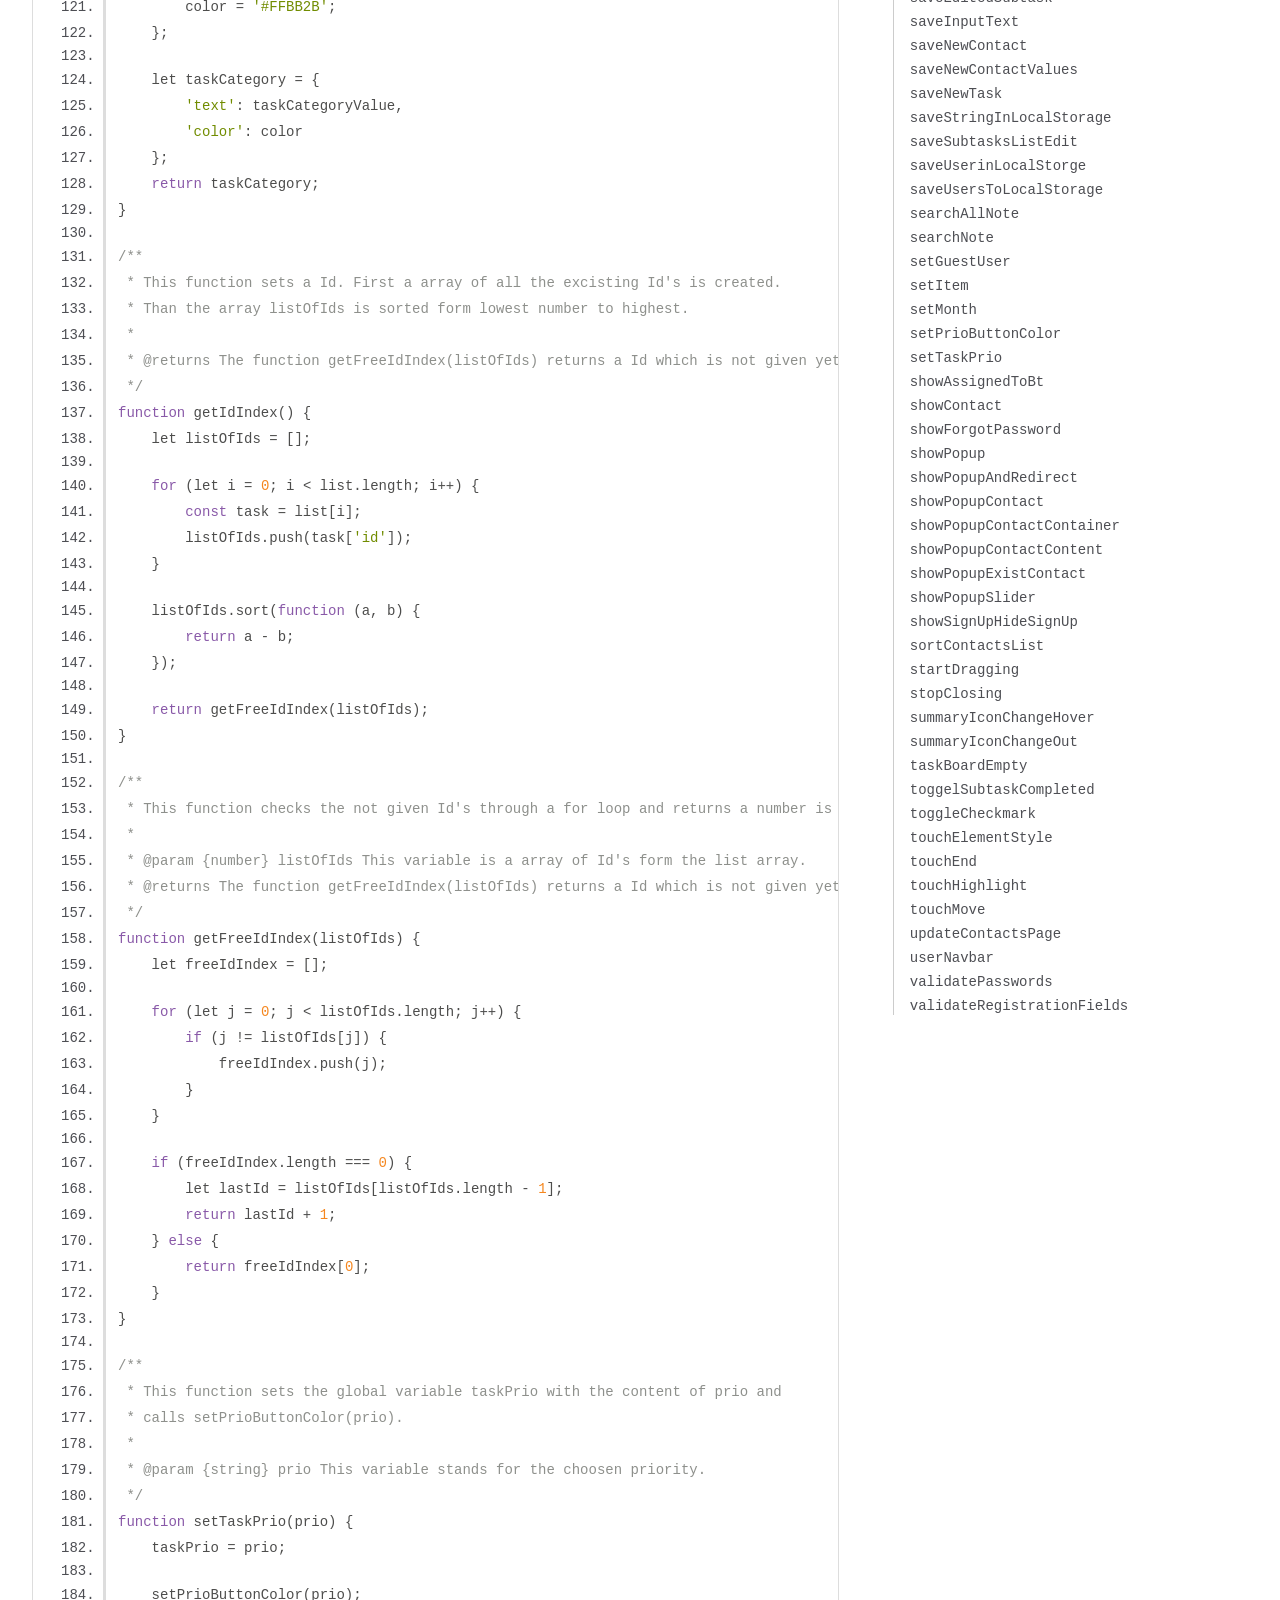
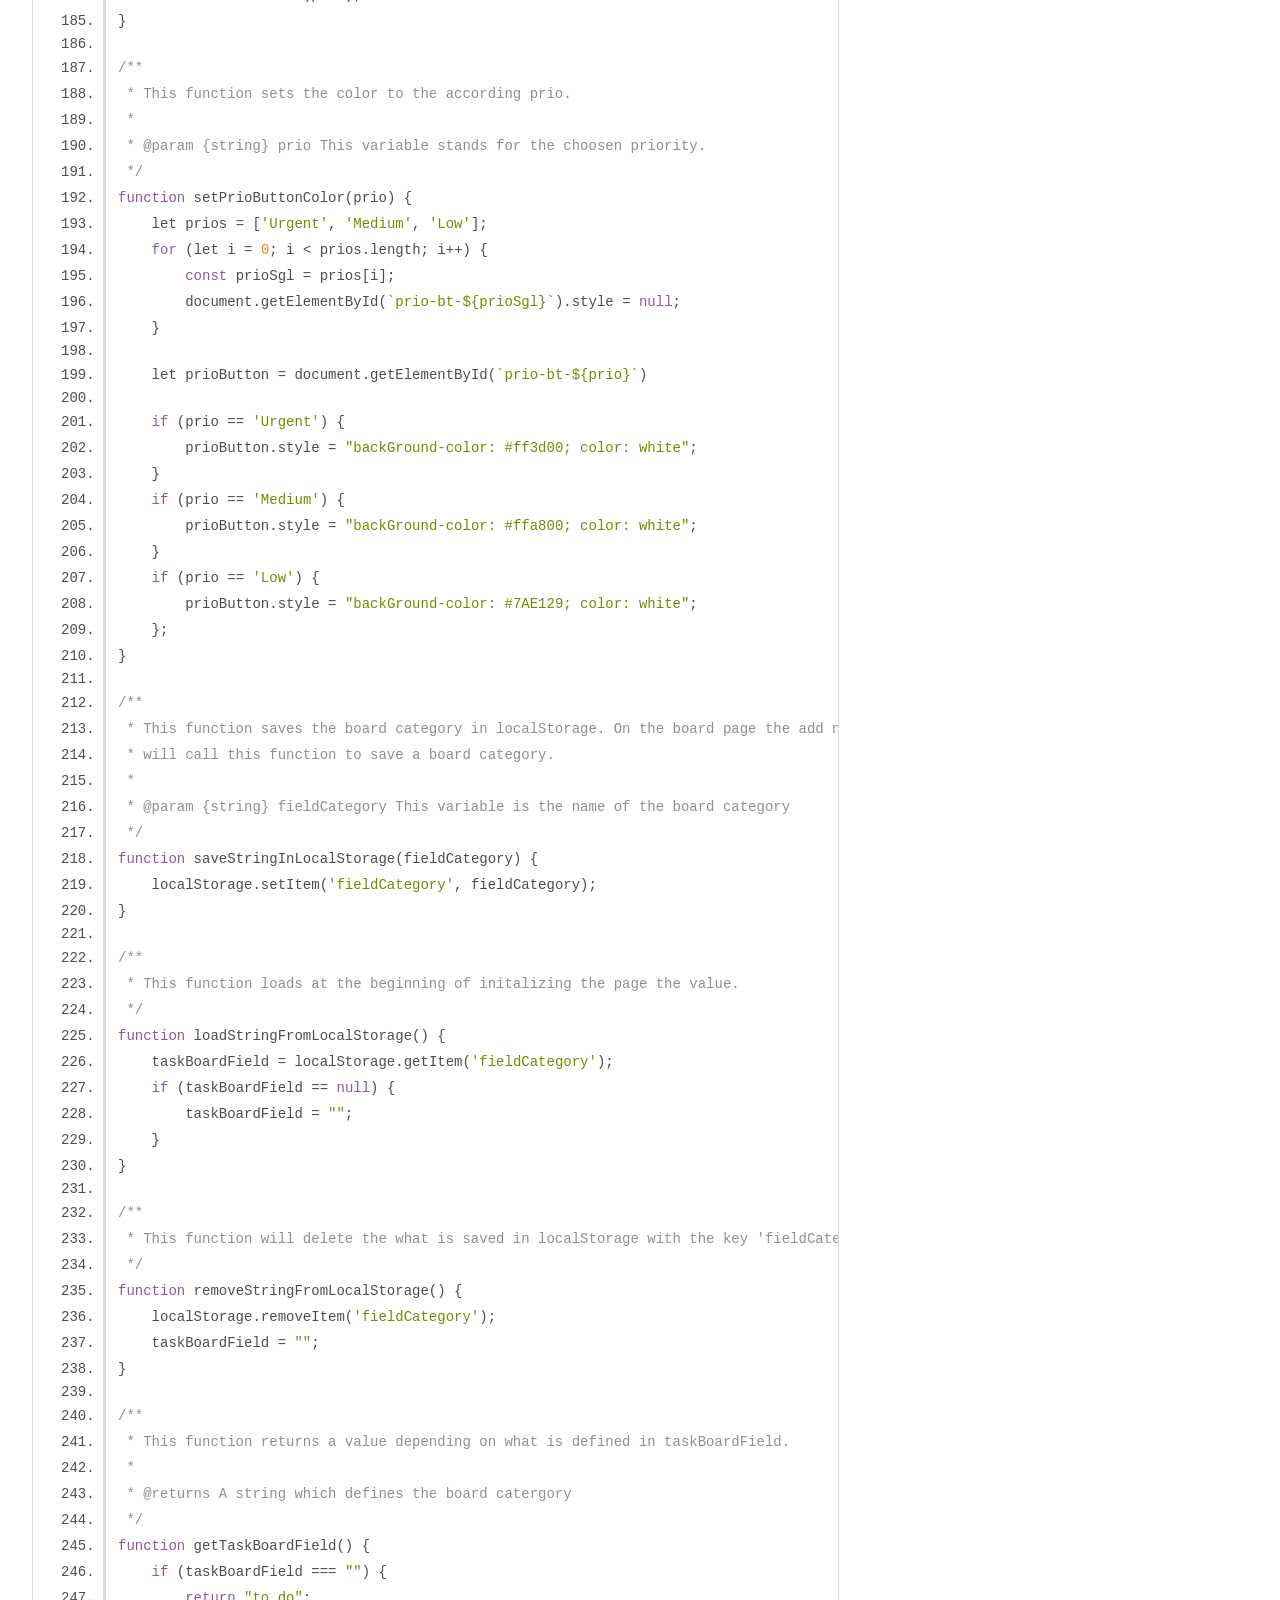
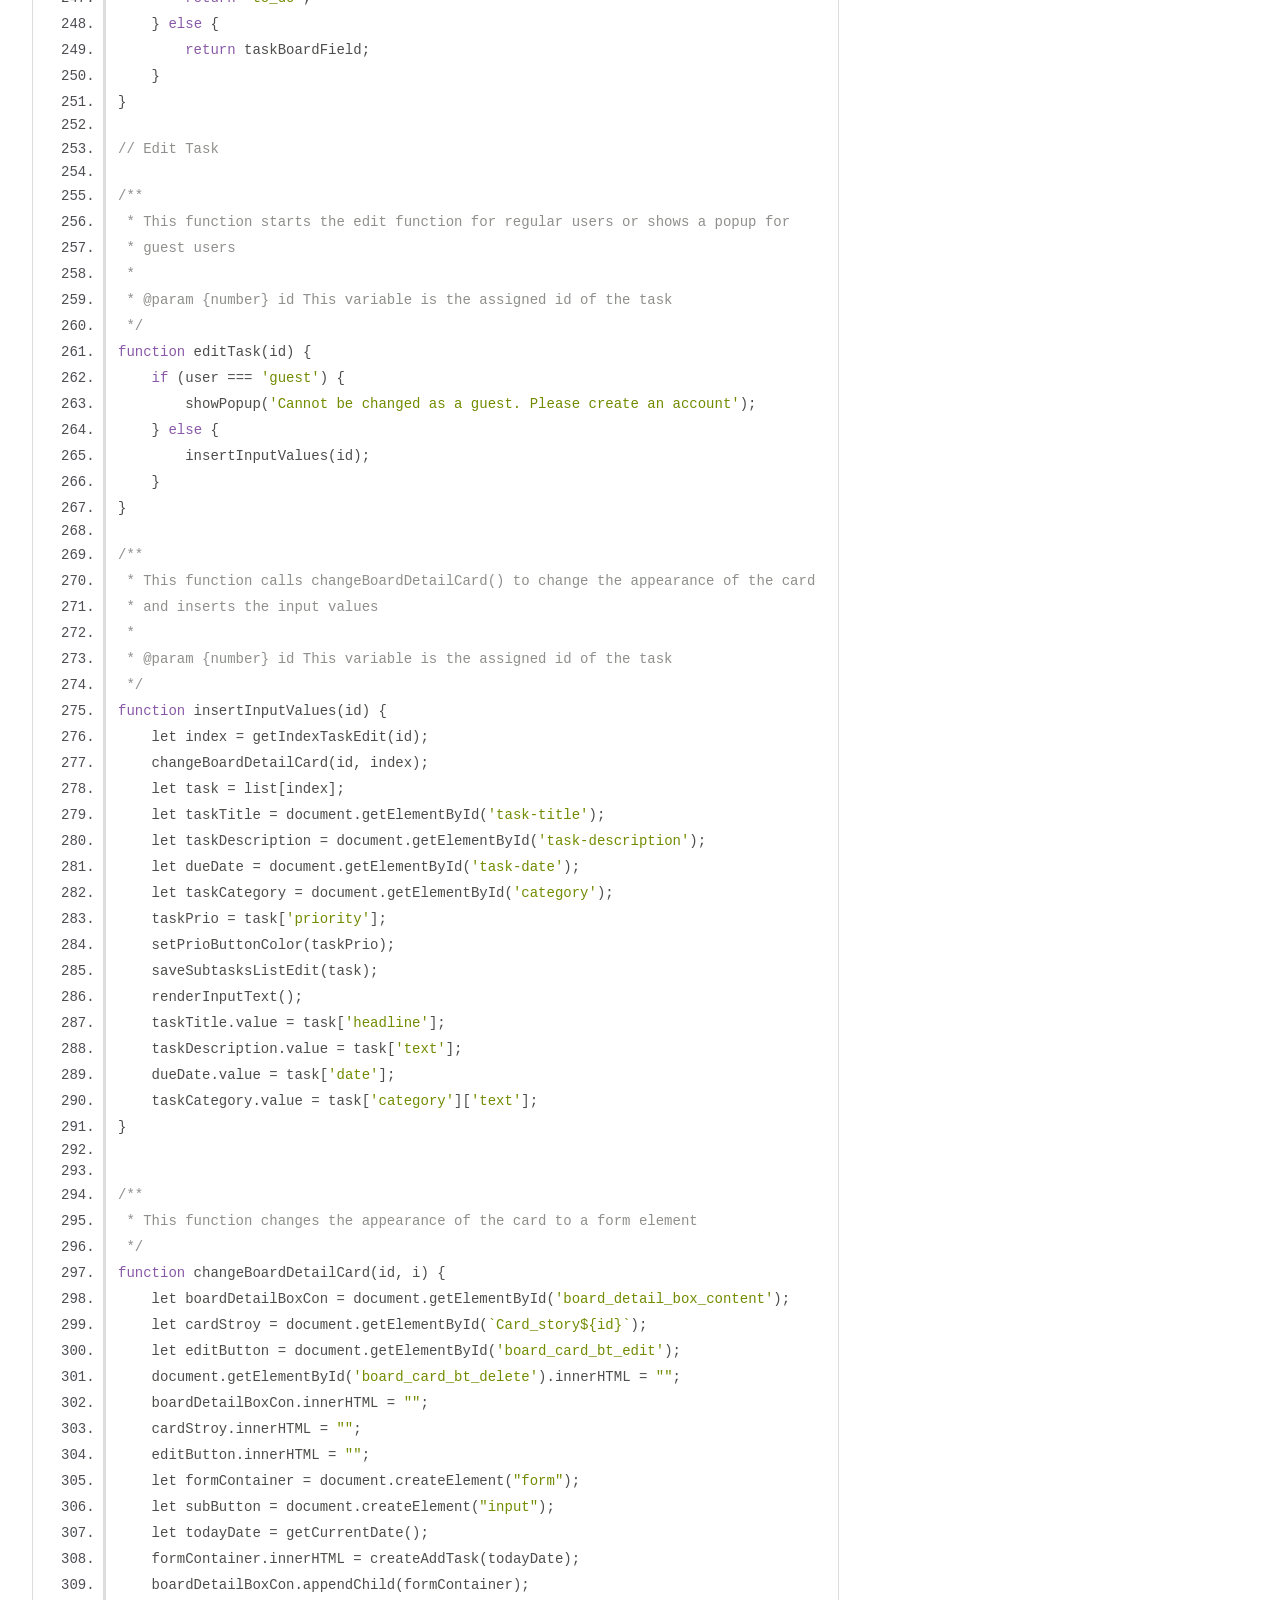
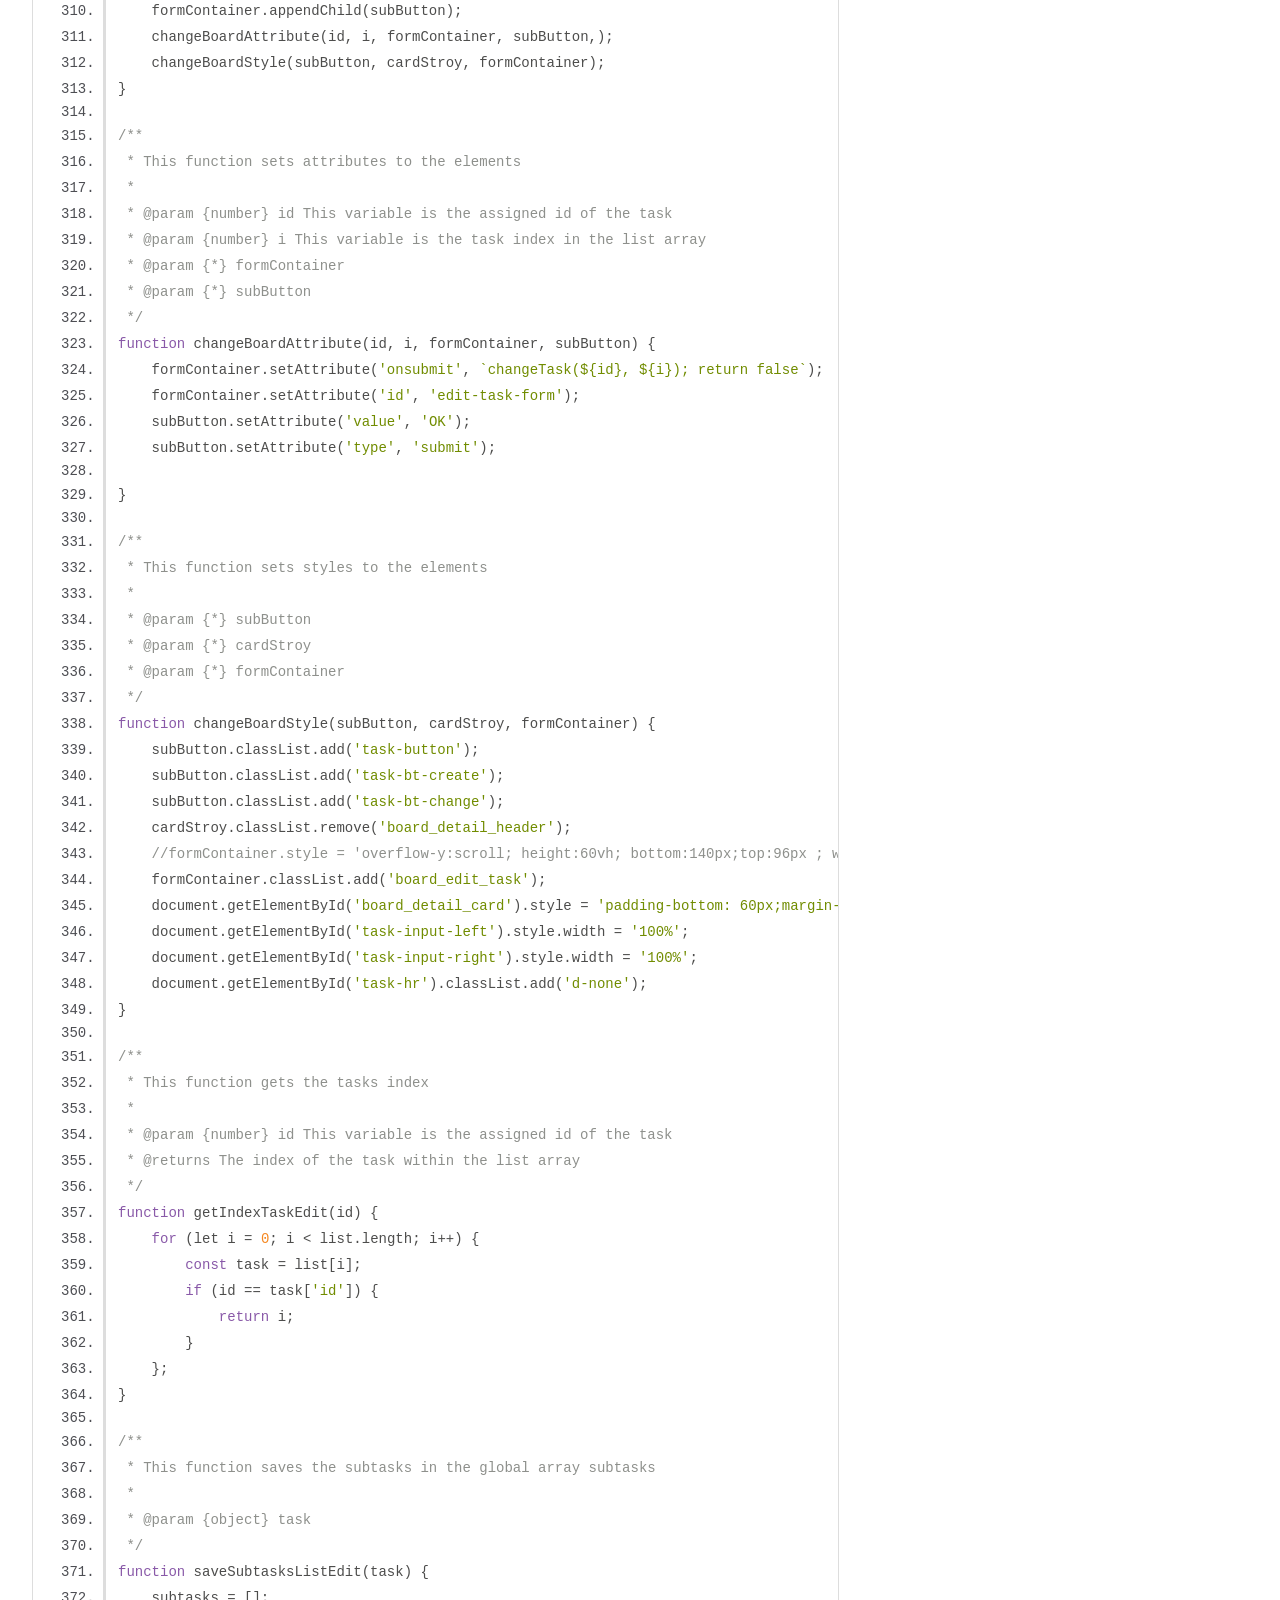
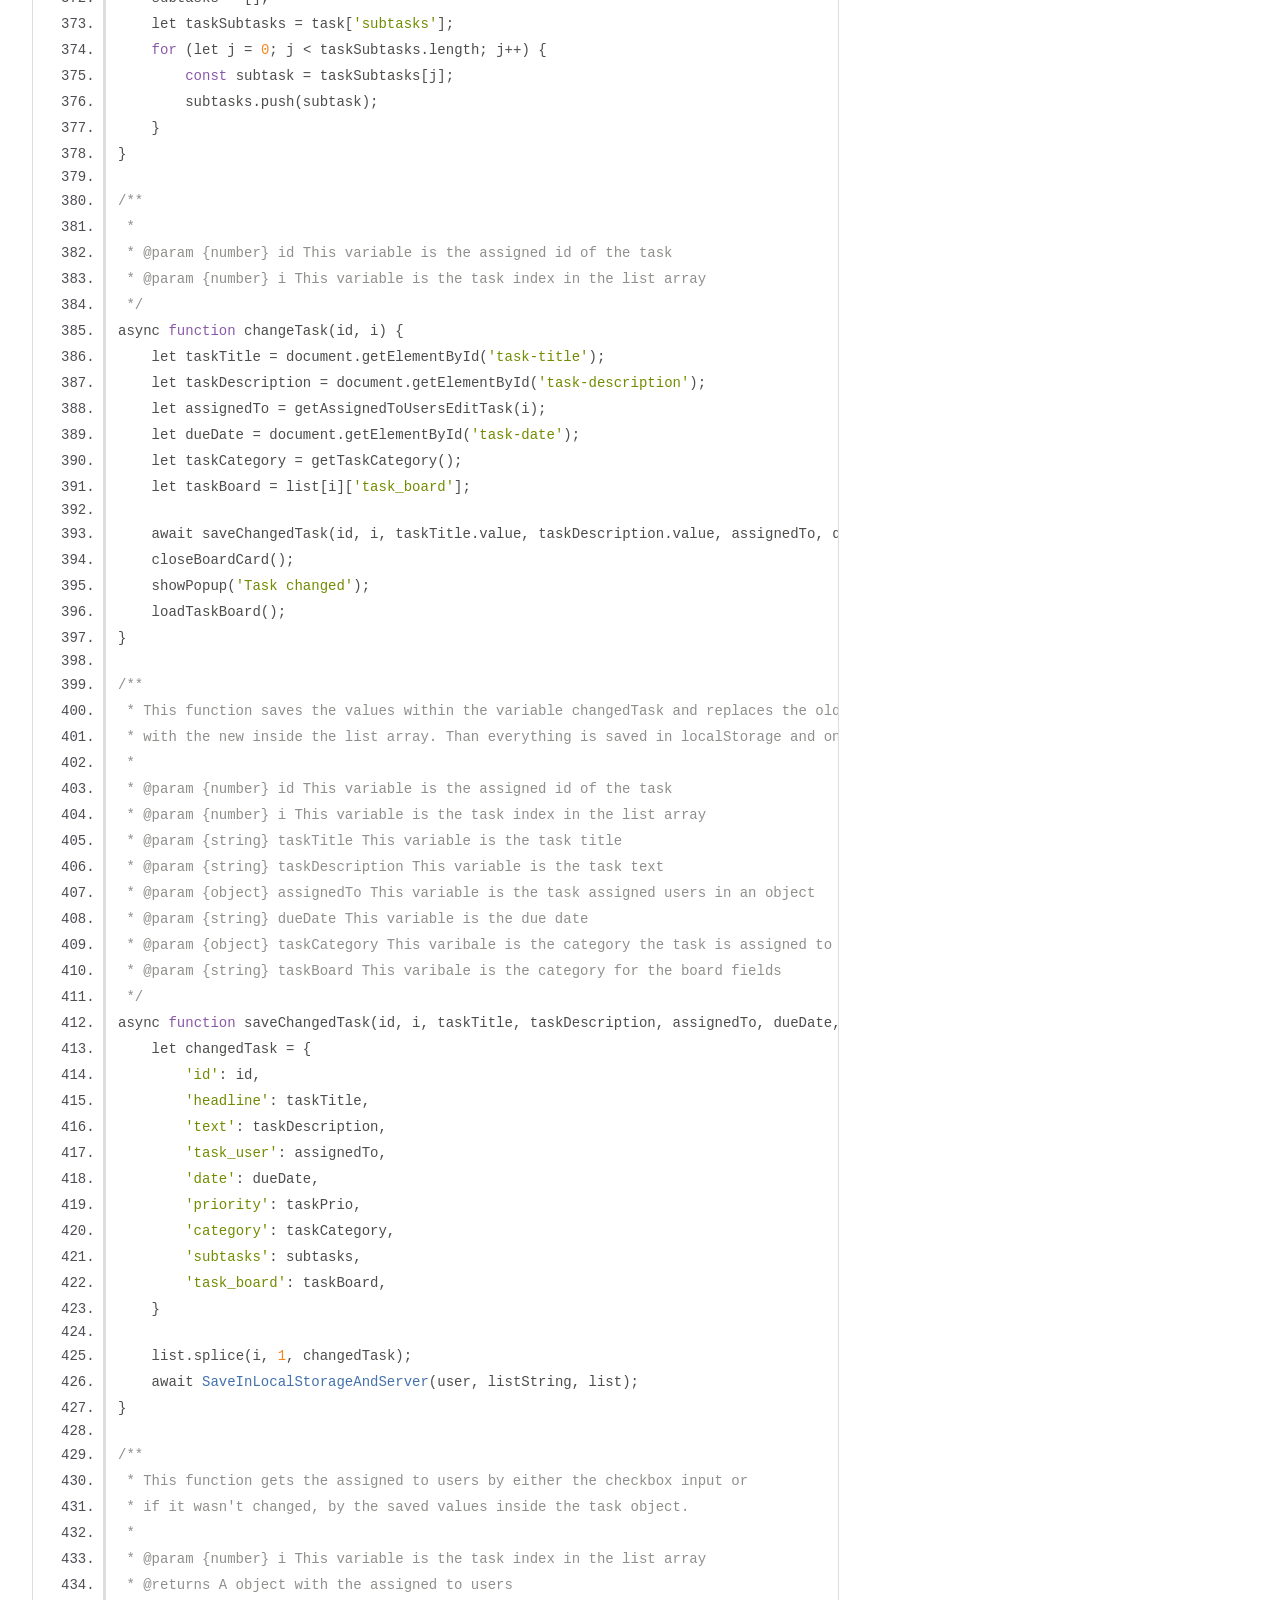
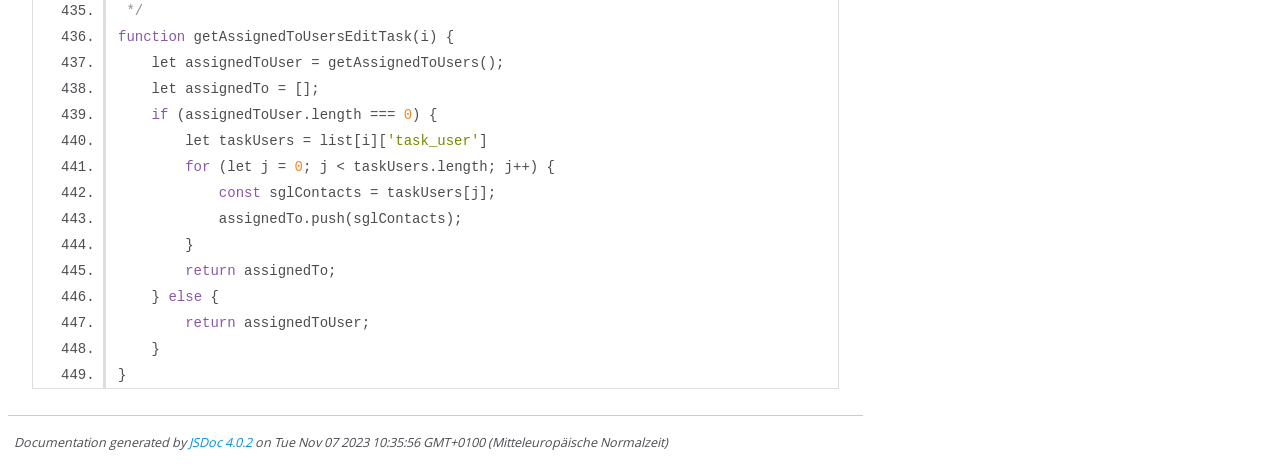
<file: out/add_task.js.html>
<!DOCTYPE html>
<html lang="en">
<head>
    <meta charset="utf-8">
    <title>JSDoc: Source: add_task.js</title>

    <script src="scripts/prettify/prettify.js"> </script>
    <script src="scripts/prettify/lang-css.js"> </script>
    <!--[if lt IE 9]>
      <script src="//html5shiv.googlecode.com/svn/trunk/html5.js"></script>
    <![endif]-->
    <link type="text/css" rel="stylesheet" href="styles/prettify-tomorrow.css">
    <link type="text/css" rel="stylesheet" href="styles/jsdoc-default.css">
</head>

<body>

<div id="main">

    <h1 class="page-title">Source: add_task.js</h1>

    



    
    <section>
        <article>
            <pre class="prettyprint source linenums"><code>let taskPrio = "";
let subtasks = [];
let taskBoardField = "";

/**
 * This function starts the functions to create a new task.
 */

async function createNewTask() {
    if (user === 'guest') {
        showPopup('Cannot be saved as a guest. Please create an account');
    } else {
        await defineNewTask();
    }
}

/**
 * This function defines the new Task values and calls all the neccessary functions.
 */
async function defineNewTask() {
    let taskTitle = document.getElementById('task-title');
    let taskDescription = document.getElementById('task-description');
    let assignedTo = getAssignedToUsers();
    let dueDate = document.getElementById('task-date');
    let taskCategory = getTaskCategory();
    let idIndex = getIdIndex();
    let taskBoard = getTaskBoardField();

    await saveNewTask(taskTitle, taskDescription, assignedTo, dueDate, taskCategory, idIndex, taskBoard);
    resetTaskForm();
    removeStringFromLocalStorage();
    showPopup('Task added to board');
    openHTML('/html/board.html');
}

/**
 * This function saves the values from the form field and saves them as an object within the list array.
 * The list array is than saved in localStorage and on the server as well.
 * 
 * @param {string} taskTitle This variable is the name of the task
 * @param {string} taskDescription This variable is the description of the task
 * @param {object} assignedTo This variable is an array of all the assigned contacts
 * @param {string} dueDate This variable is the date of the task
 * @param {string} taskCategory This variable is the category of the task
 * @param {number} idIndex This variable is the given Id of the task
 * @param {string} taskBoard This variable is the name of the board where the task will be placed
 */
async function saveNewTask(taskTitle, taskDescription, assignedTo, dueDate, taskCategory, idIndex, taskBoard) {
    let newTask = {
        'id': idIndex,
        'headline': taskTitle.value,
        'text': taskDescription.value,
        'task_user': assignedTo,
        'date': dueDate.value,
        'priority': taskPrio,
        'category': taskCategory,
        'subtasks': subtasks,
        'task_board': taskBoard,
    }
    list.push(newTask);

    await SaveInLocalStorageAndServer(user, listString, list);
}

/**
 * This function empties all the input fileds from the form element
 */
function resetTaskForm() {
    document.getElementById('task-title').value = "";
    document.getElementById('task-description').value = "";
    document.getElementById('task-date').value = "";
    if (taskPrio) {
        document.getElementById(`prio-bt-${taskPrio}`).style = null;
        taskPrio = "";
    }
    document.getElementById('category').value = "";
    document.getElementById('task-sub-text').innerHTML = "";
    subtasks = [];
}

/**
 * This function saves the checked contacts with their additional information within an object
 * and than inside the array assignedTo.
 * 
 * @returns An array of all the choosen contacts
 */
function getAssignedToUsers() {
    let assignedTo = [];

    document.querySelectorAll('[type="checkbox"]').forEach(item => {
        if (item.checked === true) {
            let divSib = item.previousElementSibling;
            let divIcon = divSib.firstElementChild;

            assignedTo.push({
                'full_name': item.value,
                'color': divIcon.style.backgroundColor,
                'name': divIcon.innerHTML,
            });
        }
    });

    return assignedTo;
}

/**
 * This function assigns the right color to the category and saves it within an object.
 * 
 * @returns An object with the task category and its corresponding color
 */
function getTaskCategory() {
    let taskCategoryValue = document.getElementById('category').value;

    if (taskCategoryValue === "Work") {
        color = '#1FD7C1'
    } if (taskCategoryValue === "Privat") {
        color = '#0038FF';
    } if (taskCategoryValue === "Shopping") {
        color = '#FF7A00';
    } if (taskCategoryValue === "Other") {
        color = '#FFBB2B';
    };

    let taskCategory = {
        'text': taskCategoryValue,
        'color': color
    };
    return taskCategory;
}

/**
 * This function sets a Id. First a array of all the excisting Id's is created. 
 * Than the array listOfIds is sorted form lowest number to highest. 
 * 
 * @returns The function getFreeIdIndex(listOfIds) returns a Id which is not given yet.
 */
function getIdIndex() {
    let listOfIds = [];

    for (let i = 0; i &lt; list.length; i++) {
        const task = list[i];
        listOfIds.push(task['id']);
    }

    listOfIds.sort(function (a, b) {
        return a - b;
    });

    return getFreeIdIndex(listOfIds);
}

/**
 * This function checks the not given Id's through a for loop and returns a number is not used yet.
 * 
 * @param {number} listOfIds This variable is a array of Id's form the list array.
 * @returns The function getFreeIdIndex(listOfIds) returns a Id which is not given yet.
 */
function getFreeIdIndex(listOfIds) {
    let freeIdIndex = [];

    for (let j = 0; j &lt; listOfIds.length; j++) {
        if (j != listOfIds[j]) {
            freeIdIndex.push(j);
        }
    }

    if (freeIdIndex.length === 0) {
        let lastId = listOfIds[listOfIds.length - 1];
        return lastId + 1;
    } else {
        return freeIdIndex[0];
    }
}

/**
 * This function sets the global variable taskPrio with the content of prio and 
 * calls setPrioButtonColor(prio).
 * 
 * @param {string} prio This variable stands for the choosen priority.
 */
function setTaskPrio(prio) {
    taskPrio = prio;

    setPrioButtonColor(prio);
}

/**
 * This function sets the color to the according prio.
 * 
 * @param {string} prio This variable stands for the choosen priority.
 */
function setPrioButtonColor(prio) {
    let prios = ['Urgent', 'Medium', 'Low'];
    for (let i = 0; i &lt; prios.length; i++) {
        const prioSgl = prios[i];
        document.getElementById(`prio-bt-${prioSgl}`).style = null;
    }

    let prioButton = document.getElementById(`prio-bt-${prio}`)

    if (prio == 'Urgent') {
        prioButton.style = "backGround-color: #ff3d00; color: white";
    }
    if (prio == 'Medium') {
        prioButton.style = "backGround-color: #ffa800; color: white";
    }
    if (prio == 'Low') {
        prioButton.style = "backGround-color: #7AE129; color: white";
    };
}

/**
 * This function saves the board category in localStorage. On the board page the add new task buttons
 * will call this function to save a board category.
 * 
 * @param {string} fieldCategory This variable is the name of the board category
 */
function saveStringInLocalStorage(fieldCategory) {
    localStorage.setItem('fieldCategory', fieldCategory);
}

/**
 * This function loads at the beginning of initalizing the page the value. 
 */
function loadStringFromLocalStorage() {
    taskBoardField = localStorage.getItem('fieldCategory');
    if (taskBoardField == null) {
        taskBoardField = "";
    }
}

/**
 * This function will delete the what is saved in localStorage with the key 'fieldCategory'.
 */
function removeStringFromLocalStorage() {
    localStorage.removeItem('fieldCategory');
    taskBoardField = "";
}

/**
 * This function returns a value depending on what is defined in taskBoardField.
 * 
 * @returns A string which defines the board catergory
 */
function getTaskBoardField() {
    if (taskBoardField === "") {
        return "to_do";
    } else {
        return taskBoardField;
    }
}

// Edit Task

/**
 * This function starts the edit function for regular users or shows a popup for 
 * guest users
 * 
 * @param {number} id This variable is the assigned id of the task
 */
function editTask(id) {
    if (user === 'guest') {
        showPopup('Cannot be changed as a guest. Please create an account');
    } else {
        insertInputValues(id);
    }
}

/**
 * This function calls changeBoardDetailCard() to change the appearance of the card
 * and inserts the input values
 * 
 * @param {number} id This variable is the assigned id of the task
 */
function insertInputValues(id) {
    let index = getIndexTaskEdit(id);
    changeBoardDetailCard(id, index);
    let task = list[index];
    let taskTitle = document.getElementById('task-title');
    let taskDescription = document.getElementById('task-description');
    let dueDate = document.getElementById('task-date');
    let taskCategory = document.getElementById('category');
    taskPrio = task['priority'];
    setPrioButtonColor(taskPrio);
    saveSubtasksListEdit(task);
    renderInputText();
    taskTitle.value = task['headline'];
    taskDescription.value = task['text'];
    dueDate.value = task['date'];
    taskCategory.value = task['category']['text'];
}


/**
 * This function changes the appearance of the card to a form element
 */
function changeBoardDetailCard(id, i) {
    let boardDetailBoxCon = document.getElementById('board_detail_box_content');
    let cardStroy = document.getElementById(`Card_story${id}`);
    let editButton = document.getElementById('board_card_bt_edit');
    document.getElementById('board_card_bt_delete').innerHTML = "";
    boardDetailBoxCon.innerHTML = "";
    cardStroy.innerHTML = "";
    editButton.innerHTML = "";
    let formContainer = document.createElement("form");
    let subButton = document.createElement("input");
    let todayDate = getCurrentDate();
    formContainer.innerHTML = createAddTask(todayDate);
    boardDetailBoxCon.appendChild(formContainer);
    formContainer.appendChild(subButton);
    changeBoardAttribute(id, i, formContainer, subButton,);
    changeBoardStyle(subButton, cardStroy, formContainer);
}

/**
 * This function sets attributes to the elements 
 * 
 * @param {number} id This variable is the assigned id of the task
 * @param {number} i This variable is the task index in the list array
 * @param {*} formContainer 
 * @param {*} subButton 
 */
function changeBoardAttribute(id, i, formContainer, subButton) {
    formContainer.setAttribute('onsubmit', `changeTask(${id}, ${i}); return false`);
    formContainer.setAttribute('id', 'edit-task-form');
    subButton.setAttribute('value', 'OK');
    subButton.setAttribute('type', 'submit');

}

/**
 * This function sets styles to the elements
 * 
 * @param {*} subButton 
 * @param {*} cardStroy 
 * @param {*} formContainer 
 */
function changeBoardStyle(subButton, cardStroy, formContainer) {
    subButton.classList.add('task-button');
    subButton.classList.add('task-bt-create');
    subButton.classList.add('task-bt-change');
    cardStroy.classList.remove('board_detail_header');
    //formContainer.style = 'overflow-y:scroll; height:60vh; bottom:140px;top:96px ; width:100%';
    formContainer.classList.add('board_edit_task');
    document.getElementById('board_detail_card').style = 'padding-bottom: 60px;margin-bottom: 60px';
    document.getElementById('task-input-left').style.width = '100%';
    document.getElementById('task-input-right').style.width = '100%';
    document.getElementById('task-hr').classList.add('d-none');
}

/**
 * This function gets the tasks index 
 * 
 * @param {number} id This variable is the assigned id of the task
 * @returns The index of the task within the list array
 */
function getIndexTaskEdit(id) {
    for (let i = 0; i &lt; list.length; i++) {
        const task = list[i];
        if (id == task['id']) {
            return i;
        }
    };
}

/**
 * This function saves the subtasks in the global array subtasks
 * 
 * @param {object} task 
 */
function saveSubtasksListEdit(task) {
    subtasks = [];
    let taskSubtasks = task['subtasks'];
    for (let j = 0; j &lt; taskSubtasks.length; j++) {
        const subtask = taskSubtasks[j];
        subtasks.push(subtask);
    }
}

/**
 * 
 * @param {number} id This variable is the assigned id of the task
 * @param {number} i This variable is the task index in the list array
 */
async function changeTask(id, i) {
    let taskTitle = document.getElementById('task-title');
    let taskDescription = document.getElementById('task-description');
    let assignedTo = getAssignedToUsersEditTask(i);
    let dueDate = document.getElementById('task-date');
    let taskCategory = getTaskCategory();
    let taskBoard = list[i]['task_board'];

    await saveChangedTask(id, i, taskTitle.value, taskDescription.value, assignedTo, dueDate.value, taskCategory, taskBoard);
    closeBoardCard();
    showPopup('Task changed');
    loadTaskBoard();
}

/**
 * This function saves the values within the variable changedTask and replaces the old task
 * with the new inside the list array. Than everything is saved in localStorage and on the server agian.
 * 
 * @param {number} id This variable is the assigned id of the task
 * @param {number} i This variable is the task index in the list array
 * @param {string} taskTitle This variable is the task title
 * @param {string} taskDescription This variable is the task text
 * @param {object} assignedTo This variable is the task assigned users in an object
 * @param {string} dueDate This variable is the due date
 * @param {object} taskCategory This varibale is the category the task is assigned to
 * @param {string} taskBoard This varibale is the category for the board fields
 */
async function saveChangedTask(id, i, taskTitle, taskDescription, assignedTo, dueDate, taskCategory, taskBoard) {
    let changedTask = {
        'id': id,
        'headline': taskTitle,
        'text': taskDescription,
        'task_user': assignedTo,
        'date': dueDate,
        'priority': taskPrio,
        'category': taskCategory,
        'subtasks': subtasks,
        'task_board': taskBoard,
    }

    list.splice(i, 1, changedTask);
    await SaveInLocalStorageAndServer(user, listString, list);
}

/**
 * This function gets the assigned to users by either the checkbox input or
 * if it wasn't changed, by the saved values inside the task object.
 * 
 * @param {number} i This variable is the task index in the list array
 * @returns A object with the assigned to users
 */
function getAssignedToUsersEditTask(i) {
    let assignedToUser = getAssignedToUsers();
    let assignedTo = [];
    if (assignedToUser.length === 0) {
        let taskUsers = list[i]['task_user']
        for (let j = 0; j &lt; taskUsers.length; j++) {
            const sglContacts = taskUsers[j];
            assignedTo.push(sglContacts);
        }
        return assignedTo;
    } else {
        return assignedToUser;
    }
}</code></pre>
        </article>
    </section>




</div>

<nav>
    <h2><a href="index.html">Home</a></h2><h3>Global</h3><ul><li><a href="global.html#GreetingAfterTime">GreetingAfterTime</a></li><li><a href="global.html#OneStartexecuteOnScreenWidthChange">OneStartexecuteOnScreenWidthChange</a></li><li><a href="global.html#SaveDataInLocalStorageFromServer">SaveDataInLocalStorageFromServer</a></li><li><a href="global.html#SaveInLocalStorageAndServer">SaveInLocalStorageAndServer</a></li><li><a href="global.html#addGuestTask">addGuestTask</a></li><li><a href="global.html#addStart">addStart</a></li><li><a href="global.html#addUserToContacts">addUserToContacts</a></li><li><a href="global.html#allowDrop">allowDrop</a></li><li><a href="global.html#autoSrcoll">autoSrcoll</a></li><li><a href="global.html#backToContactsList">backToContactsList</a></li><li><a href="global.html#calcCounterAllTasks">calcCounterAllTasks</a></li><li><a href="global.html#calcCounterTasks">calcCounterTasks</a></li><li><a href="global.html#calcPositionTasks">calcPositionTasks</a></li><li><a href="global.html#calcPositionTasksAwaitFeedback">calcPositionTasksAwaitFeedback</a></li><li><a href="global.html#calcPositionTasksDone">calcPositionTasksDone</a></li><li><a href="global.html#calcPositionTasksInProgess">calcPositionTasksInProgess</a></li><li><a href="global.html#calcPositionTasksToDo">calcPositionTasksToDo</a></li><li><a href="global.html#changeBoardAttribute">changeBoardAttribute</a></li><li><a href="global.html#changeBoardDetailCard">changeBoardDetailCard</a></li><li><a href="global.html#changeBoardStyle">changeBoardStyle</a></li><li><a href="global.html#changePassword">changePassword</a></li><li><a href="global.html#changeTask">changeTask</a></li><li><a href="global.html#changeToSubText">changeToSubText</a></li><li><a href="global.html#changeUsersInTask">changeUsersInTask</a></li><li><a href="global.html#checkContactsListLetter">checkContactsListLetter</a></li><li><a href="global.html#checkTouchEnd">checkTouchEnd</a></li><li><a href="global.html#checkUserEmail">checkUserEmail</a></li><li><a href="global.html#checkUserLogin">checkUserLogin</a></li><li><a href="global.html#clacDateUrgent">clacDateUrgent</a></li><li><a href="global.html#clearLocalStorage">clearLocalStorage</a></li><li><a href="global.html#closeAssignedToField">closeAssignedToField</a></li><li><a href="global.html#closeBoardCard">closeBoardCard</a></li><li><a href="global.html#closeNewContacts">closeNewContacts</a></li><li><a href="global.html#createAddTask">createAddTask</a></li><li><a href="global.html#createAllTaskCounter">createAllTaskCounter</a></li><li><a href="global.html#createAssignedToBt">createAssignedToBt</a></li><li><a href="global.html#createBoardCardSubtaks">createBoardCardSubtaks</a></li><li><a href="global.html#createBoardCardUsers">createBoardCardUsers</a></li><li><a href="global.html#createBoardSubtasks">createBoardSubtasks</a></li><li><a href="global.html#createBoardTasks">createBoardTasks</a></li><li><a href="global.html#createBoardUsers">createBoardUsers</a></li><li><a href="global.html#createBoradCard">createBoradCard</a></li><li><a href="global.html#createBordCardSubtasks">createBordCardSubtasks</a></li><li><a href="global.html#createBordCardUsers">createBordCardUsers</a></li><li><a href="global.html#createContactsHTML">createContactsHTML</a></li><li><a href="global.html#createContactsListLetters">createContactsListLetters</a></li><li><a href="global.html#createHeaderName">createHeaderName</a></li><li><a href="global.html#createInputText">createInputText</a></li><li><a href="global.html#createNewContact">createNewContact</a></li><li><a href="global.html#createNewTask">createNewTask</a></li><li><a href="global.html#createPopupContact">createPopupContact</a></li><li><a href="global.html#createPopupExistContactBt">createPopupExistContactBt</a></li><li><a href="global.html#createPopupExistContactIcon">createPopupExistContactIcon</a></li><li><a href="global.html#createSglContactHTML">createSglContactHTML</a></li><li><a href="global.html#defineNewTask">defineNewTask</a></li><li><a href="global.html#deleteContacts">deleteContacts</a></li><li><a href="global.html#deleteFromList">deleteFromList</a></li><li><a href="global.html#deleteInputText">deleteInputText</a></li><li><a href="global.html#deleteSubtask">deleteSubtask</a></li><li><a href="global.html#deleteTask">deleteTask</a></li><li><a href="global.html#editSubtask">editSubtask</a></li><li><a href="global.html#editTask">editTask</a></li><li><a href="global.html#empty_box">empty_box</a></li><li><a href="global.html#executeOnScreenWidthChange">executeOnScreenWidthChange</a></li><li><a href="global.html#filterTaskBoard">filterTaskBoard</a></li><li><a href="global.html#formatDateUrgent">formatDateUrgent</a></li><li><a href="global.html#generateTaskData">generateTaskData</a></li><li><a href="global.html#getAssignedToUsers">getAssignedToUsers</a></li><li><a href="global.html#getAssignedToUsersEditTask">getAssignedToUsersEditTask</a></li><li><a href="global.html#getContactColor">getContactColor</a></li><li><a href="global.html#getCurrentDate">getCurrentDate</a></li><li><a href="global.html#getFreeIdIndex">getFreeIdIndex</a></li><li><a href="global.html#getIdIndex">getIdIndex</a></li><li><a href="global.html#getIndexTaskEdit">getIndexTaskEdit</a></li><li><a href="global.html#getItem">getItem</a></li><li><a href="global.html#getLogogram">getLogogram</a></li><li><a href="global.html#getTaskBoardField">getTaskBoardField</a></li><li><a href="global.html#getTaskCategory">getTaskCategory</a></li><li><a href="global.html#handleForgotPasswordFormSubmit">handleForgotPasswordFormSubmit</a></li><li><a href="global.html#highlight">highlight</a></li><li><a href="global.html#includeHTML">includeHTML</a></li><li><a href="global.html#init">init</a></li><li><a href="global.html#initAddTask">initAddTask</a></li><li><a href="global.html#initBoard">initBoard</a></li><li><a href="global.html#initContacts">initContacts</a></li><li><a href="global.html#initHelp">initHelp</a></li><li><a href="global.html#initsummary">initsummary</a></li><li><a href="global.html#insertInputValues">insertInputValues</a></li><li><a href="global.html#loadAddTaskForm">loadAddTaskForm</a></li><li><a href="global.html#loadBoardCard">loadBoardCard</a></li><li><a href="global.html#loadBoardSubtasks">loadBoardSubtasks</a></li><li><a href="global.html#loadBoardUsers">loadBoardUsers</a></li><li><a href="global.html#loadFromLocalStorage">loadFromLocalStorage</a></li><li><a href="global.html#loadFromLocalStorageContacts">loadFromLocalStorageContacts</a></li><li><a href="global.html#loadStandardUserListAndContacts">loadStandardUserListAndContacts</a></li><li><a href="global.html#loadStringFromLocalStorage">loadStringFromLocalStorage</a></li><li><a href="global.html#loadSummaryCategory">loadSummaryCategory</a></li><li><a href="global.html#loadSummaryTask">loadSummaryTask</a></li><li><a href="global.html#loadTaskBoard">loadTaskBoard</a></li><li><a href="global.html#loadTouch">loadTouch</a></li><li><a href="global.html#loadUserData">loadUserData</a></li><li><a href="global.html#loadUsers">loadUsers</a></li><li><a href="global.html#loadUsersFromLocalStorage">loadUsersFromLocalStorage</a></li><li><a href="global.html#login">login</a></li><li><a href="global.html#moveTo">moveTo</a></li><li><a href="global.html#noTasksTouch">noTasksTouch</a></li><li><a href="global.html#notClose">notClose</a></li><li><a href="global.html#openPage">openPage</a></li><li><a href="global.html#processRegistration">processRegistration</a></li><li><a href="global.html#register">register</a></li><li><a href="global.html#removeFromMainPage">removeFromMainPage</a></li><li><a href="global.html#removeHighlight">removeHighlight</a></li><li><a href="global.html#removeStringFromLocalStorage">removeStringFromLocalStorage</a></li><li><a href="global.html#renderAssignedToBt">renderAssignedToBt</a></li><li><a href="global.html#renderContacts">renderContacts</a></li><li><a href="global.html#renderContactsHTML">renderContactsHTML</a></li><li><a href="global.html#renderContactsListLetters">renderContactsListLetters</a></li><li><a href="global.html#renderInputText">renderInputText</a></li><li><a href="global.html#renderPopupContact">renderPopupContact</a></li><li><a href="global.html#renderSglContactHTML">renderSglContactHTML</a></li><li><a href="global.html#resetForm">resetForm</a></li><li><a href="global.html#resetFormValue">resetFormValue</a></li><li><a href="global.html#resetTaskForm">resetTaskForm</a></li><li><a href="global.html#saveChangedContact">saveChangedContact</a></li><li><a href="global.html#saveChangedContactFunctions">saveChangedContactFunctions</a></li><li><a href="global.html#saveChangedTask">saveChangedTask</a></li><li><a href="global.html#saveContactValues">saveContactValues</a></li><li><a href="global.html#saveEditedSubtask">saveEditedSubtask</a></li><li><a href="global.html#saveInputText">saveInputText</a></li><li><a href="global.html#saveNewContact">saveNewContact</a></li><li><a href="global.html#saveNewContactValues">saveNewContactValues</a></li><li><a href="global.html#saveNewTask">saveNewTask</a></li><li><a href="global.html#saveStringInLocalStorage">saveStringInLocalStorage</a></li><li><a href="global.html#saveSubtasksListEdit">saveSubtasksListEdit</a></li><li><a href="global.html#saveUserinLocalStorge">saveUserinLocalStorge</a></li><li><a href="global.html#saveUsersToLocalStorage">saveUsersToLocalStorage</a></li><li><a href="global.html#searchAllNote">searchAllNote</a></li><li><a href="global.html#searchNote">searchNote</a></li><li><a href="global.html#setGuestUser">setGuestUser</a></li><li><a href="global.html#setItem">setItem</a></li><li><a href="global.html#setMonth">setMonth</a></li><li><a href="global.html#setPrioButtonColor">setPrioButtonColor</a></li><li><a href="global.html#setTaskPrio">setTaskPrio</a></li><li><a href="global.html#showAssignedToBt">showAssignedToBt</a></li><li><a href="global.html#showContact">showContact</a></li><li><a href="global.html#showForgotPassword">showForgotPassword</a></li><li><a href="global.html#showPopup">showPopup</a></li><li><a href="global.html#showPopupAndRedirect">showPopupAndRedirect</a></li><li><a href="global.html#showPopupContact">showPopupContact</a></li><li><a href="global.html#showPopupContactContainer">showPopupContactContainer</a></li><li><a href="global.html#showPopupContactContent">showPopupContactContent</a></li><li><a href="global.html#showPopupExistContact">showPopupExistContact</a></li><li><a href="global.html#showPopupSlider">showPopupSlider</a></li><li><a href="global.html#showSignUpHideSignUp">showSignUpHideSignUp</a></li><li><a href="global.html#sortContactsList">sortContactsList</a></li><li><a href="global.html#startDragging">startDragging</a></li><li><a href="global.html#stopClosing">stopClosing</a></li><li><a href="global.html#summaryIconChangeHover">summaryIconChangeHover</a></li><li><a href="global.html#summaryIconChangeOut">summaryIconChangeOut</a></li><li><a href="global.html#taskBoardEmpty">taskBoardEmpty</a></li><li><a href="global.html#toggelSubtaskCompleted">toggelSubtaskCompleted</a></li><li><a href="global.html#toggleCheckmark">toggleCheckmark</a></li><li><a href="global.html#touchElementStyle">touchElementStyle</a></li><li><a href="global.html#touchEnd">touchEnd</a></li><li><a href="global.html#touchHighlight">touchHighlight</a></li><li><a href="global.html#touchMove">touchMove</a></li><li><a href="global.html#updateContactsPage">updateContactsPage</a></li><li><a href="global.html#userNavbar">userNavbar</a></li><li><a href="global.html#validatePasswords">validatePasswords</a></li><li><a href="global.html#validateRegistrationFields">validateRegistrationFields</a></li></ul>
</nav>

<br class="clear">

<footer>
    Documentation generated by <a href="https://github.com/jsdoc/jsdoc">JSDoc 4.0.2</a> on Tue Nov 07 2023 10:35:56 GMT+0100 (Mitteleuropäische Normalzeit)
</footer>

<script> prettyPrint(); </script>
<script src="scripts/linenumber.js"> </script>
</body>
</html>
</file>
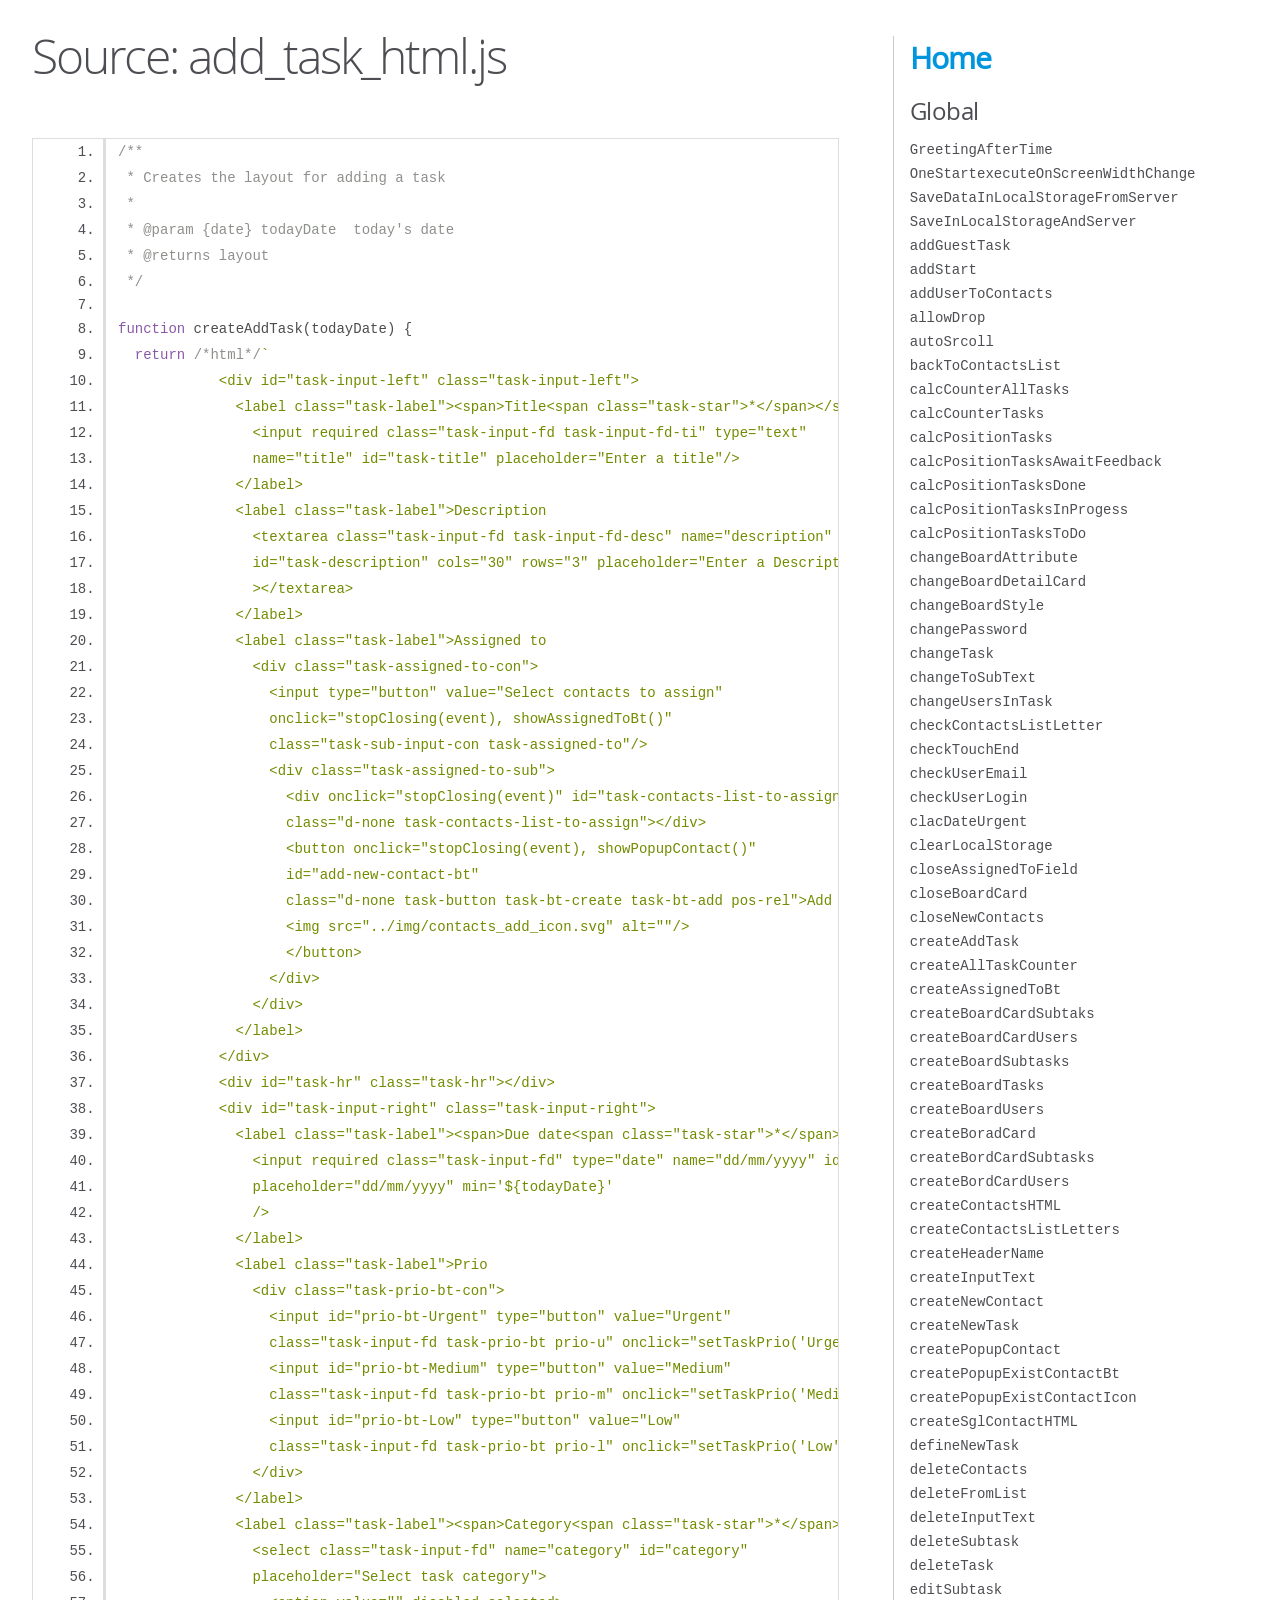
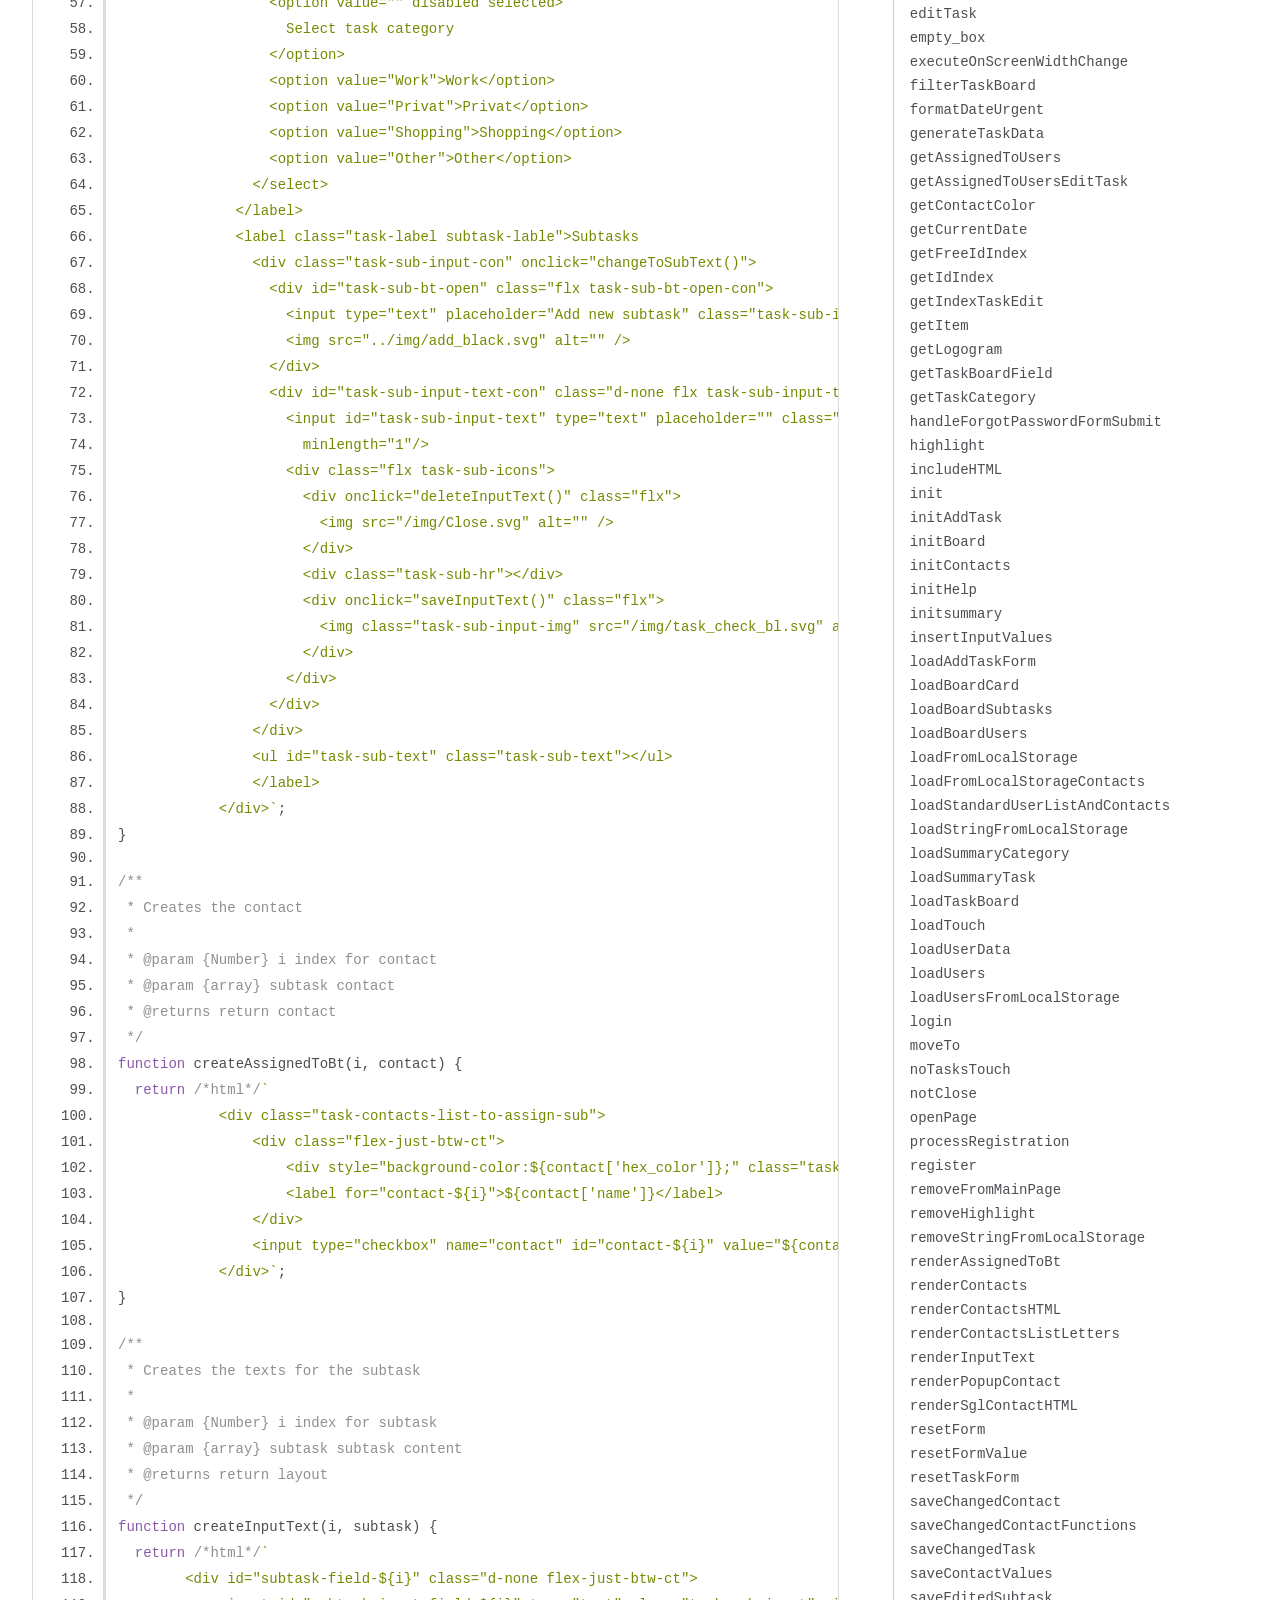
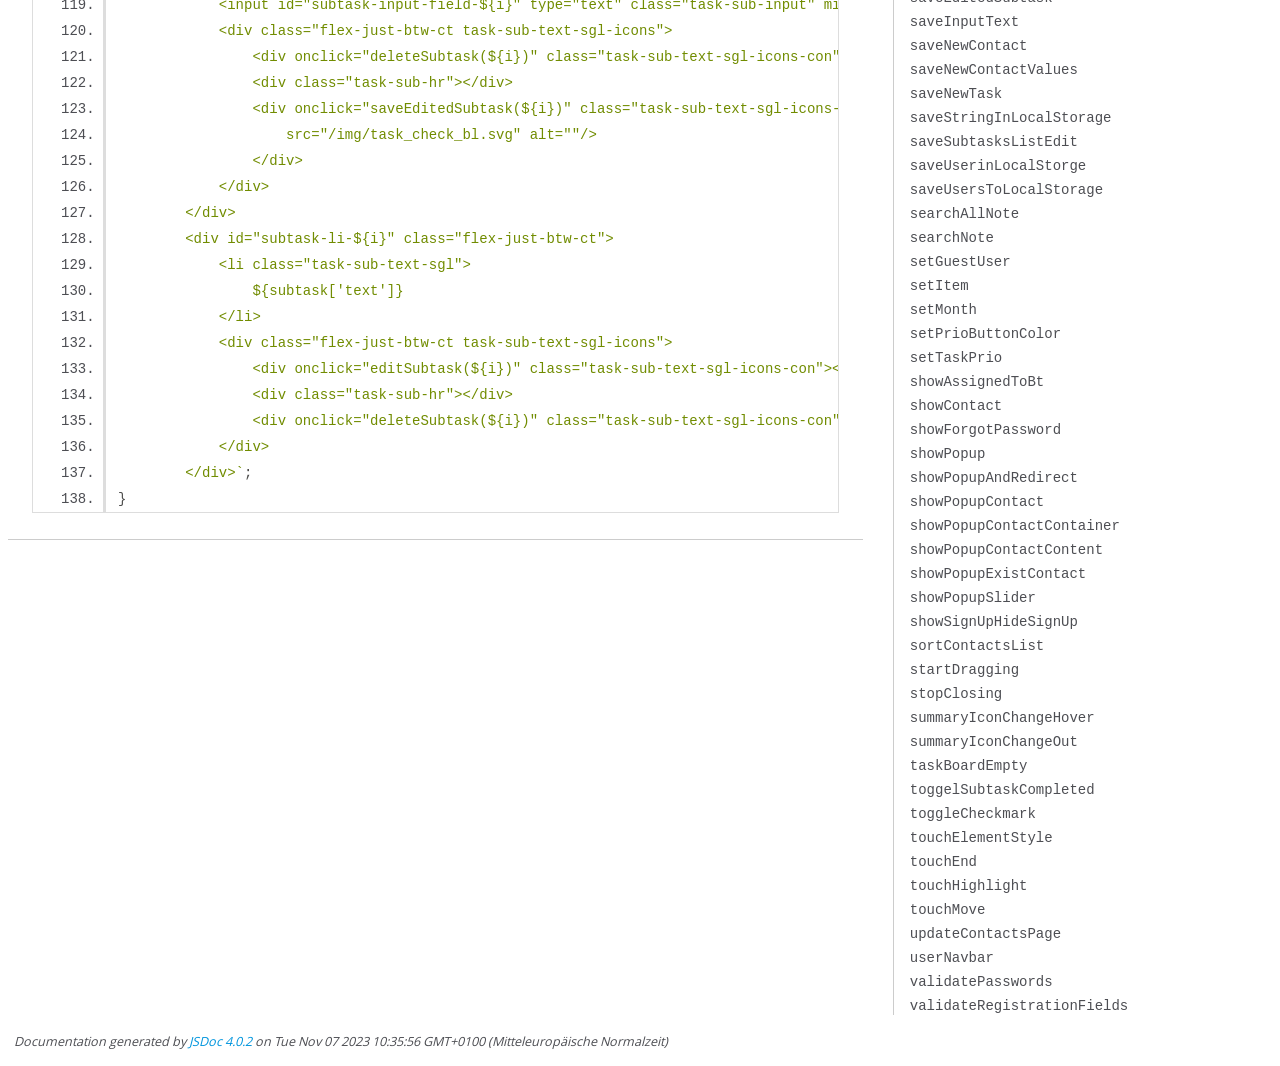
<file: out/add_task_html.js.html>
<!DOCTYPE html>
<html lang="en">
<head>
    <meta charset="utf-8">
    <title>JSDoc: Source: add_task_html.js</title>

    <script src="scripts/prettify/prettify.js"> </script>
    <script src="scripts/prettify/lang-css.js"> </script>
    <!--[if lt IE 9]>
      <script src="//html5shiv.googlecode.com/svn/trunk/html5.js"></script>
    <![endif]-->
    <link type="text/css" rel="stylesheet" href="styles/prettify-tomorrow.css">
    <link type="text/css" rel="stylesheet" href="styles/jsdoc-default.css">
</head>

<body>

<div id="main">

    <h1 class="page-title">Source: add_task_html.js</h1>

    



    
    <section>
        <article>
            <pre class="prettyprint source linenums"><code>/**
 * Creates the layout for adding a task
 * 
 * @param {date} todayDate  today's date
 * @returns layout
 */

function createAddTask(todayDate) {
  return /*html*/`
            &lt;div id="task-input-left" class="task-input-left">
              &lt;label class="task-label">&lt;span>Title&lt;span class="task-star">*&lt;/span>&lt;/span>
                &lt;input required class="task-input-fd task-input-fd-ti" type="text" 
                name="title" id="task-title" placeholder="Enter a title"/>
              &lt;/label>
              &lt;label class="task-label">Description
                &lt;textarea class="task-input-fd task-input-fd-desc" name="description" 
                id="task-description" cols="30" rows="3" placeholder="Enter a Description"
                >&lt;/textarea>
              &lt;/label>
              &lt;label class="task-label">Assigned to
                &lt;div class="task-assigned-to-con">
                  &lt;input type="button" value="Select contacts to assign" 
                  onclick="stopClosing(event), showAssignedToBt()" 
                  class="task-sub-input-con task-assigned-to"/>
                  &lt;div class="task-assigned-to-sub">
                    &lt;div onclick="stopClosing(event)" id="task-contacts-list-to-assign" 
                    class="d-none task-contacts-list-to-assign">&lt;/div>
                    &lt;button onclick="stopClosing(event), showPopupContact()" 
                    id="add-new-contact-bt" 
                    class="d-none task-button task-bt-create task-bt-add pos-rel">Add new contact
                    &lt;img src="../img/contacts_add_icon.svg" alt=""/>
                    &lt;/button>
                  &lt;/div>
                &lt;/div>
              &lt;/label>
            &lt;/div>
            &lt;div id="task-hr" class="task-hr">&lt;/div>
            &lt;div id="task-input-right" class="task-input-right">
              &lt;label class="task-label">&lt;span>Due date&lt;span class="task-star">*&lt;/span>&lt;/span>
                &lt;input required class="task-input-fd" type="date" name="dd/mm/yyyy" id="task-date" 
                placeholder="dd/mm/yyyy" min='${todayDate}'
                />
              &lt;/label>
              &lt;label class="task-label">Prio
                &lt;div class="task-prio-bt-con">
                  &lt;input id="prio-bt-Urgent" type="button" value="Urgent" 
                  class="task-input-fd task-prio-bt prio-u" onclick="setTaskPrio('Urgent')"/>
                  &lt;input id="prio-bt-Medium" type="button" value="Medium" 
                  class="task-input-fd task-prio-bt prio-m" onclick="setTaskPrio('Medium')"/>
                  &lt;input id="prio-bt-Low" type="button" value="Low" 
                  class="task-input-fd task-prio-bt prio-l" onclick="setTaskPrio('Low')"/>
                &lt;/div>
              &lt;/label>
              &lt;label class="task-label">&lt;span>Category&lt;span class="task-star">*&lt;/span>&lt;/span>
                &lt;select class="task-input-fd" name="category" id="category" 
                placeholder="Select task category">
                  &lt;option value="" disabled selected>
                    Select task category
                  &lt;/option>
                  &lt;option value="Work">Work&lt;/option>
                  &lt;option value="Privat">Privat&lt;/option>
                  &lt;option value="Shopping">Shopping&lt;/option>
                  &lt;option value="Other">Other&lt;/option>
                &lt;/select>
              &lt;/label>
              &lt;label class="task-label subtask-lable">Subtasks
                &lt;div class="task-sub-input-con" onclick="changeToSubText()">
                  &lt;div id="task-sub-bt-open" class="flx task-sub-bt-open-con">
                    &lt;input type="text" placeholder="Add new subtask" class="task-sub-input"/>
                    &lt;img src="../img/add_black.svg" alt="" />
                  &lt;/div>
                  &lt;div id="task-sub-input-text-con" class="d-none flx task-sub-input-text-con">
                    &lt;input id="task-sub-input-text" type="text" placeholder="" class="task-sub-input"
                      minlength="1"/>
                    &lt;div class="flx task-sub-icons">
                      &lt;div onclick="deleteInputText()" class="flx">
                        &lt;img src="/img/Close.svg" alt="" />
                      &lt;/div>
                      &lt;div class="task-sub-hr">&lt;/div>
                      &lt;div onclick="saveInputText()" class="flx">
                        &lt;img class="task-sub-input-img" src="/img/task_check_bl.svg" alt="" />
                      &lt;/div>
                    &lt;/div>
                  &lt;/div>
                &lt;/div>
                &lt;ul id="task-sub-text" class="task-sub-text">&lt;/ul>
                &lt;/label>
            &lt;/div>`;
}

/**
 * Creates the contact
 * 
 * @param {Number} i index for contact
 * @param {array} subtask contact
 * @returns return contact
 */
function createAssignedToBt(i, contact) {
  return /*html*/`
            &lt;div class="task-contacts-list-to-assign-sub">
                &lt;div class="flex-just-btw-ct">
                    &lt;div style="background-color:${contact['hex_color']};" class="task-contacts-color-icon">${contact['logogram']}&lt;/div>
                    &lt;label for="contact-${i}">${contact['name']}&lt;/label>
                &lt;/div>
                &lt;input type="checkbox" name="contact" id="contact-${i}" value="${contact['name']}">
            &lt;/div>`;
}

/**
 * Creates the texts for the subtask
 * 
 * @param {Number} i index for subtask
 * @param {array} subtask subtask content
 * @returns return layout
 */
function createInputText(i, subtask) {
  return /*html*/`
        &lt;div id="subtask-field-${i}" class="d-none flex-just-btw-ct">
            &lt;input id="subtask-input-field-${i}" type="text" class="task-sub-input" minlength="1"/>
            &lt;div class="flex-just-btw-ct task-sub-text-sgl-icons">
                &lt;div onclick="deleteSubtask(${i})" class="task-sub-text-sgl-icons-con">&lt;img src="/img/delete.svg" alt=""/>&lt;/div>
                &lt;div class="task-sub-hr">&lt;/div>
                &lt;div onclick="saveEditedSubtask(${i})" class="task-sub-text-sgl-icons-con">&lt;img 
                    src="/img/task_check_bl.svg" alt=""/>
                &lt;/div>
            &lt;/div>
        &lt;/div>
        &lt;div id="subtask-li-${i}" class="flex-just-btw-ct">
            &lt;li class="task-sub-text-sgl">
                ${subtask['text']}
            &lt;/li>
            &lt;div class="flex-just-btw-ct task-sub-text-sgl-icons">                        
                &lt;div onclick="editSubtask(${i})" class="task-sub-text-sgl-icons-con">&lt;img src="/img/edit.svg" alt=""/>&lt;/div>
                &lt;div class="task-sub-hr">&lt;/div>
                &lt;div onclick="deleteSubtask(${i})" class="task-sub-text-sgl-icons-con">&lt;img src="/img/delete.svg" alt=""/>&lt;/div>
            &lt;/div>
        &lt;/div>`;
}</code></pre>
        </article>
    </section>




</div>

<nav>
    <h2><a href="index.html">Home</a></h2><h3>Global</h3><ul><li><a href="global.html#GreetingAfterTime">GreetingAfterTime</a></li><li><a href="global.html#OneStartexecuteOnScreenWidthChange">OneStartexecuteOnScreenWidthChange</a></li><li><a href="global.html#SaveDataInLocalStorageFromServer">SaveDataInLocalStorageFromServer</a></li><li><a href="global.html#SaveInLocalStorageAndServer">SaveInLocalStorageAndServer</a></li><li><a href="global.html#addGuestTask">addGuestTask</a></li><li><a href="global.html#addStart">addStart</a></li><li><a href="global.html#addUserToContacts">addUserToContacts</a></li><li><a href="global.html#allowDrop">allowDrop</a></li><li><a href="global.html#autoSrcoll">autoSrcoll</a></li><li><a href="global.html#backToContactsList">backToContactsList</a></li><li><a href="global.html#calcCounterAllTasks">calcCounterAllTasks</a></li><li><a href="global.html#calcCounterTasks">calcCounterTasks</a></li><li><a href="global.html#calcPositionTasks">calcPositionTasks</a></li><li><a href="global.html#calcPositionTasksAwaitFeedback">calcPositionTasksAwaitFeedback</a></li><li><a href="global.html#calcPositionTasksDone">calcPositionTasksDone</a></li><li><a href="global.html#calcPositionTasksInProgess">calcPositionTasksInProgess</a></li><li><a href="global.html#calcPositionTasksToDo">calcPositionTasksToDo</a></li><li><a href="global.html#changeBoardAttribute">changeBoardAttribute</a></li><li><a href="global.html#changeBoardDetailCard">changeBoardDetailCard</a></li><li><a href="global.html#changeBoardStyle">changeBoardStyle</a></li><li><a href="global.html#changePassword">changePassword</a></li><li><a href="global.html#changeTask">changeTask</a></li><li><a href="global.html#changeToSubText">changeToSubText</a></li><li><a href="global.html#changeUsersInTask">changeUsersInTask</a></li><li><a href="global.html#checkContactsListLetter">checkContactsListLetter</a></li><li><a href="global.html#checkTouchEnd">checkTouchEnd</a></li><li><a href="global.html#checkUserEmail">checkUserEmail</a></li><li><a href="global.html#checkUserLogin">checkUserLogin</a></li><li><a href="global.html#clacDateUrgent">clacDateUrgent</a></li><li><a href="global.html#clearLocalStorage">clearLocalStorage</a></li><li><a href="global.html#closeAssignedToField">closeAssignedToField</a></li><li><a href="global.html#closeBoardCard">closeBoardCard</a></li><li><a href="global.html#closeNewContacts">closeNewContacts</a></li><li><a href="global.html#createAddTask">createAddTask</a></li><li><a href="global.html#createAllTaskCounter">createAllTaskCounter</a></li><li><a href="global.html#createAssignedToBt">createAssignedToBt</a></li><li><a href="global.html#createBoardCardSubtaks">createBoardCardSubtaks</a></li><li><a href="global.html#createBoardCardUsers">createBoardCardUsers</a></li><li><a href="global.html#createBoardSubtasks">createBoardSubtasks</a></li><li><a href="global.html#createBoardTasks">createBoardTasks</a></li><li><a href="global.html#createBoardUsers">createBoardUsers</a></li><li><a href="global.html#createBoradCard">createBoradCard</a></li><li><a href="global.html#createBordCardSubtasks">createBordCardSubtasks</a></li><li><a href="global.html#createBordCardUsers">createBordCardUsers</a></li><li><a href="global.html#createContactsHTML">createContactsHTML</a></li><li><a href="global.html#createContactsListLetters">createContactsListLetters</a></li><li><a href="global.html#createHeaderName">createHeaderName</a></li><li><a href="global.html#createInputText">createInputText</a></li><li><a href="global.html#createNewContact">createNewContact</a></li><li><a href="global.html#createNewTask">createNewTask</a></li><li><a href="global.html#createPopupContact">createPopupContact</a></li><li><a href="global.html#createPopupExistContactBt">createPopupExistContactBt</a></li><li><a href="global.html#createPopupExistContactIcon">createPopupExistContactIcon</a></li><li><a href="global.html#createSglContactHTML">createSglContactHTML</a></li><li><a href="global.html#defineNewTask">defineNewTask</a></li><li><a href="global.html#deleteContacts">deleteContacts</a></li><li><a href="global.html#deleteFromList">deleteFromList</a></li><li><a href="global.html#deleteInputText">deleteInputText</a></li><li><a href="global.html#deleteSubtask">deleteSubtask</a></li><li><a href="global.html#deleteTask">deleteTask</a></li><li><a href="global.html#editSubtask">editSubtask</a></li><li><a href="global.html#editTask">editTask</a></li><li><a href="global.html#empty_box">empty_box</a></li><li><a href="global.html#executeOnScreenWidthChange">executeOnScreenWidthChange</a></li><li><a href="global.html#filterTaskBoard">filterTaskBoard</a></li><li><a href="global.html#formatDateUrgent">formatDateUrgent</a></li><li><a href="global.html#generateTaskData">generateTaskData</a></li><li><a href="global.html#getAssignedToUsers">getAssignedToUsers</a></li><li><a href="global.html#getAssignedToUsersEditTask">getAssignedToUsersEditTask</a></li><li><a href="global.html#getContactColor">getContactColor</a></li><li><a href="global.html#getCurrentDate">getCurrentDate</a></li><li><a href="global.html#getFreeIdIndex">getFreeIdIndex</a></li><li><a href="global.html#getIdIndex">getIdIndex</a></li><li><a href="global.html#getIndexTaskEdit">getIndexTaskEdit</a></li><li><a href="global.html#getItem">getItem</a></li><li><a href="global.html#getLogogram">getLogogram</a></li><li><a href="global.html#getTaskBoardField">getTaskBoardField</a></li><li><a href="global.html#getTaskCategory">getTaskCategory</a></li><li><a href="global.html#handleForgotPasswordFormSubmit">handleForgotPasswordFormSubmit</a></li><li><a href="global.html#highlight">highlight</a></li><li><a href="global.html#includeHTML">includeHTML</a></li><li><a href="global.html#init">init</a></li><li><a href="global.html#initAddTask">initAddTask</a></li><li><a href="global.html#initBoard">initBoard</a></li><li><a href="global.html#initContacts">initContacts</a></li><li><a href="global.html#initHelp">initHelp</a></li><li><a href="global.html#initsummary">initsummary</a></li><li><a href="global.html#insertInputValues">insertInputValues</a></li><li><a href="global.html#loadAddTaskForm">loadAddTaskForm</a></li><li><a href="global.html#loadBoardCard">loadBoardCard</a></li><li><a href="global.html#loadBoardSubtasks">loadBoardSubtasks</a></li><li><a href="global.html#loadBoardUsers">loadBoardUsers</a></li><li><a href="global.html#loadFromLocalStorage">loadFromLocalStorage</a></li><li><a href="global.html#loadFromLocalStorageContacts">loadFromLocalStorageContacts</a></li><li><a href="global.html#loadStandardUserListAndContacts">loadStandardUserListAndContacts</a></li><li><a href="global.html#loadStringFromLocalStorage">loadStringFromLocalStorage</a></li><li><a href="global.html#loadSummaryCategory">loadSummaryCategory</a></li><li><a href="global.html#loadSummaryTask">loadSummaryTask</a></li><li><a href="global.html#loadTaskBoard">loadTaskBoard</a></li><li><a href="global.html#loadTouch">loadTouch</a></li><li><a href="global.html#loadUserData">loadUserData</a></li><li><a href="global.html#loadUsers">loadUsers</a></li><li><a href="global.html#loadUsersFromLocalStorage">loadUsersFromLocalStorage</a></li><li><a href="global.html#login">login</a></li><li><a href="global.html#moveTo">moveTo</a></li><li><a href="global.html#noTasksTouch">noTasksTouch</a></li><li><a href="global.html#notClose">notClose</a></li><li><a href="global.html#openPage">openPage</a></li><li><a href="global.html#processRegistration">processRegistration</a></li><li><a href="global.html#register">register</a></li><li><a href="global.html#removeFromMainPage">removeFromMainPage</a></li><li><a href="global.html#removeHighlight">removeHighlight</a></li><li><a href="global.html#removeStringFromLocalStorage">removeStringFromLocalStorage</a></li><li><a href="global.html#renderAssignedToBt">renderAssignedToBt</a></li><li><a href="global.html#renderContacts">renderContacts</a></li><li><a href="global.html#renderContactsHTML">renderContactsHTML</a></li><li><a href="global.html#renderContactsListLetters">renderContactsListLetters</a></li><li><a href="global.html#renderInputText">renderInputText</a></li><li><a href="global.html#renderPopupContact">renderPopupContact</a></li><li><a href="global.html#renderSglContactHTML">renderSglContactHTML</a></li><li><a href="global.html#resetForm">resetForm</a></li><li><a href="global.html#resetFormValue">resetFormValue</a></li><li><a href="global.html#resetTaskForm">resetTaskForm</a></li><li><a href="global.html#saveChangedContact">saveChangedContact</a></li><li><a href="global.html#saveChangedContactFunctions">saveChangedContactFunctions</a></li><li><a href="global.html#saveChangedTask">saveChangedTask</a></li><li><a href="global.html#saveContactValues">saveContactValues</a></li><li><a href="global.html#saveEditedSubtask">saveEditedSubtask</a></li><li><a href="global.html#saveInputText">saveInputText</a></li><li><a href="global.html#saveNewContact">saveNewContact</a></li><li><a href="global.html#saveNewContactValues">saveNewContactValues</a></li><li><a href="global.html#saveNewTask">saveNewTask</a></li><li><a href="global.html#saveStringInLocalStorage">saveStringInLocalStorage</a></li><li><a href="global.html#saveSubtasksListEdit">saveSubtasksListEdit</a></li><li><a href="global.html#saveUserinLocalStorge">saveUserinLocalStorge</a></li><li><a href="global.html#saveUsersToLocalStorage">saveUsersToLocalStorage</a></li><li><a href="global.html#searchAllNote">searchAllNote</a></li><li><a href="global.html#searchNote">searchNote</a></li><li><a href="global.html#setGuestUser">setGuestUser</a></li><li><a href="global.html#setItem">setItem</a></li><li><a href="global.html#setMonth">setMonth</a></li><li><a href="global.html#setPrioButtonColor">setPrioButtonColor</a></li><li><a href="global.html#setTaskPrio">setTaskPrio</a></li><li><a href="global.html#showAssignedToBt">showAssignedToBt</a></li><li><a href="global.html#showContact">showContact</a></li><li><a href="global.html#showForgotPassword">showForgotPassword</a></li><li><a href="global.html#showPopup">showPopup</a></li><li><a href="global.html#showPopupAndRedirect">showPopupAndRedirect</a></li><li><a href="global.html#showPopupContact">showPopupContact</a></li><li><a href="global.html#showPopupContactContainer">showPopupContactContainer</a></li><li><a href="global.html#showPopupContactContent">showPopupContactContent</a></li><li><a href="global.html#showPopupExistContact">showPopupExistContact</a></li><li><a href="global.html#showPopupSlider">showPopupSlider</a></li><li><a href="global.html#showSignUpHideSignUp">showSignUpHideSignUp</a></li><li><a href="global.html#sortContactsList">sortContactsList</a></li><li><a href="global.html#startDragging">startDragging</a></li><li><a href="global.html#stopClosing">stopClosing</a></li><li><a href="global.html#summaryIconChangeHover">summaryIconChangeHover</a></li><li><a href="global.html#summaryIconChangeOut">summaryIconChangeOut</a></li><li><a href="global.html#taskBoardEmpty">taskBoardEmpty</a></li><li><a href="global.html#toggelSubtaskCompleted">toggelSubtaskCompleted</a></li><li><a href="global.html#toggleCheckmark">toggleCheckmark</a></li><li><a href="global.html#touchElementStyle">touchElementStyle</a></li><li><a href="global.html#touchEnd">touchEnd</a></li><li><a href="global.html#touchHighlight">touchHighlight</a></li><li><a href="global.html#touchMove">touchMove</a></li><li><a href="global.html#updateContactsPage">updateContactsPage</a></li><li><a href="global.html#userNavbar">userNavbar</a></li><li><a href="global.html#validatePasswords">validatePasswords</a></li><li><a href="global.html#validateRegistrationFields">validateRegistrationFields</a></li></ul>
</nav>

<br class="clear">

<footer>
    Documentation generated by <a href="https://github.com/jsdoc/jsdoc">JSDoc 4.0.2</a> on Tue Nov 07 2023 10:35:56 GMT+0100 (Mitteleuropäische Normalzeit)
</footer>

<script> prettyPrint(); </script>
<script src="scripts/linenumber.js"> </script>
</body>
</html>
</file>
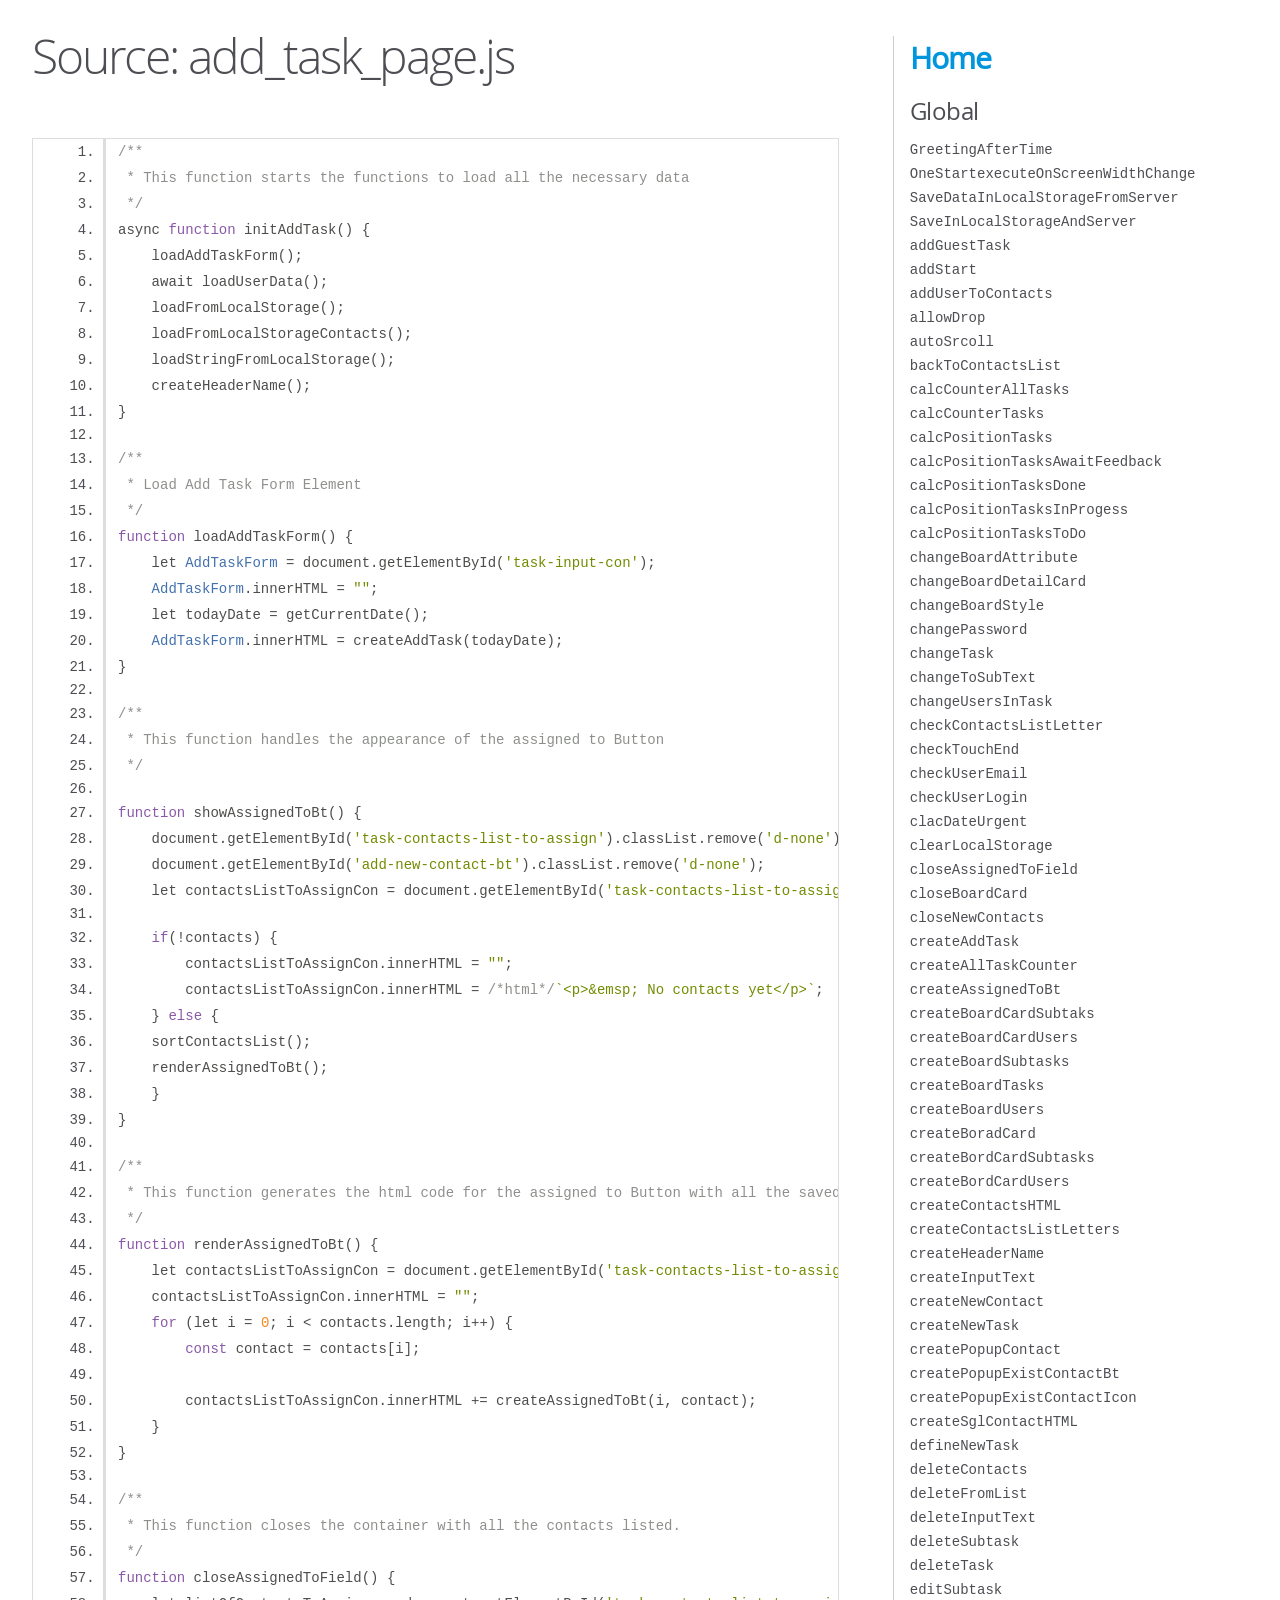
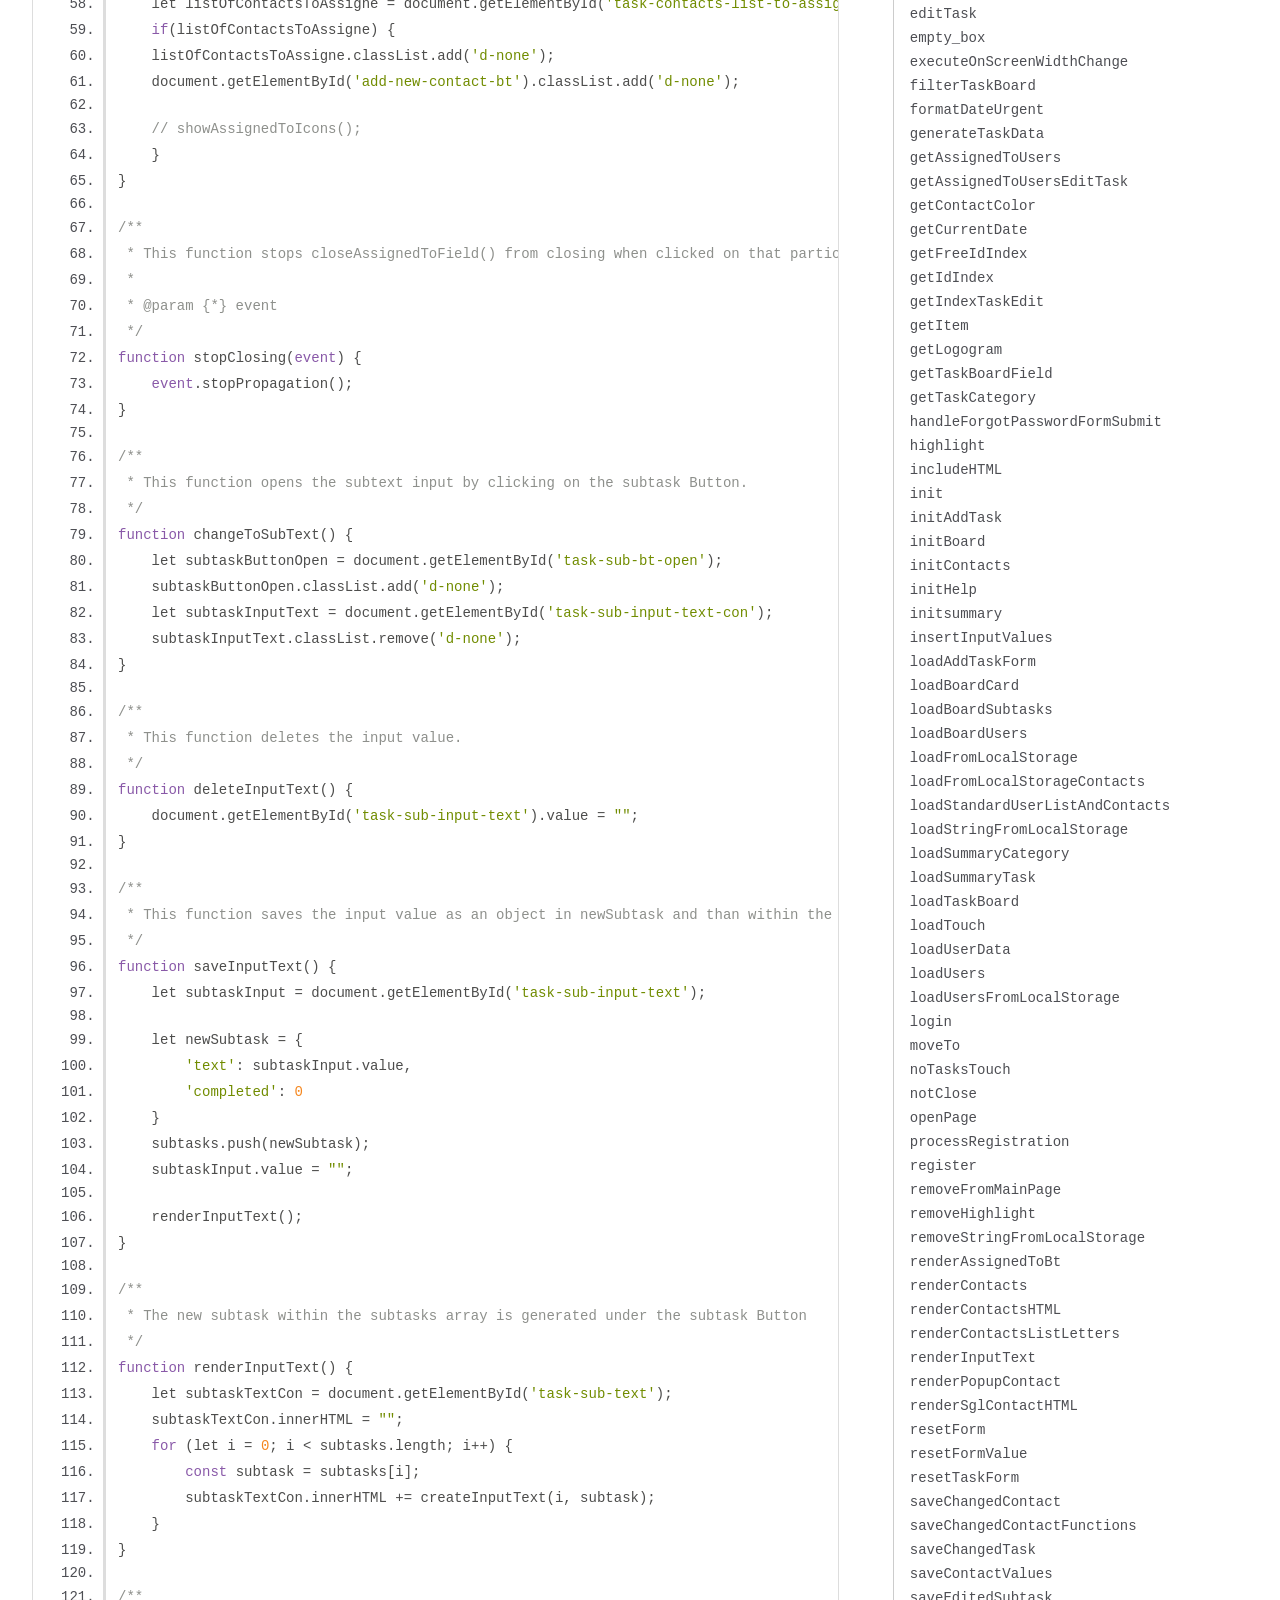
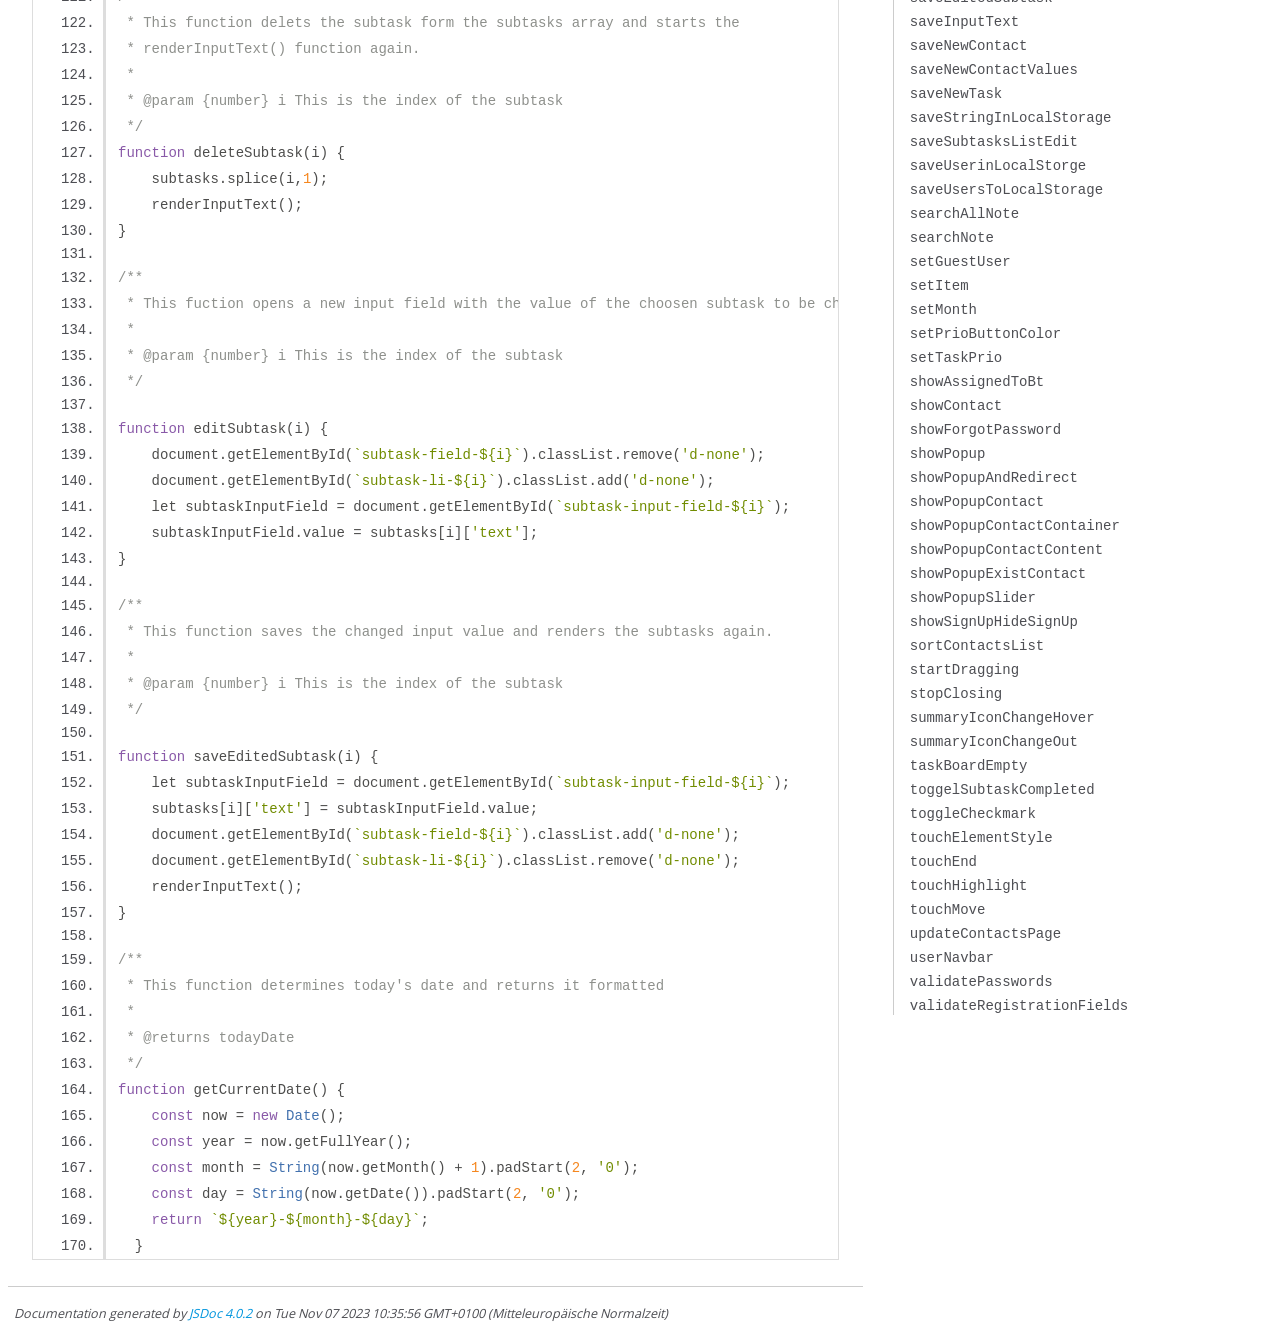
<file: out/add_task_page.js.html>
<!DOCTYPE html>
<html lang="en">
<head>
    <meta charset="utf-8">
    <title>JSDoc: Source: add_task_page.js</title>

    <script src="scripts/prettify/prettify.js"> </script>
    <script src="scripts/prettify/lang-css.js"> </script>
    <!--[if lt IE 9]>
      <script src="//html5shiv.googlecode.com/svn/trunk/html5.js"></script>
    <![endif]-->
    <link type="text/css" rel="stylesheet" href="styles/prettify-tomorrow.css">
    <link type="text/css" rel="stylesheet" href="styles/jsdoc-default.css">
</head>

<body>

<div id="main">

    <h1 class="page-title">Source: add_task_page.js</h1>

    



    
    <section>
        <article>
            <pre class="prettyprint source linenums"><code>/**
 * This function starts the functions to load all the necessary data
 */
async function initAddTask() {
    loadAddTaskForm();
    await loadUserData();
    loadFromLocalStorage();
    loadFromLocalStorageContacts();
    loadStringFromLocalStorage();
    createHeaderName();
}

/**
 * Load Add Task Form Element
 */
function loadAddTaskForm() {
    let AddTaskForm = document.getElementById('task-input-con');
    AddTaskForm.innerHTML = "";
    let todayDate = getCurrentDate();
    AddTaskForm.innerHTML = createAddTask(todayDate);
}

/**
 * This function handles the appearance of the assigned to Button
 */

function showAssignedToBt() {
    document.getElementById('task-contacts-list-to-assign').classList.remove('d-none');
    document.getElementById('add-new-contact-bt').classList.remove('d-none');
    let contactsListToAssignCon = document.getElementById('task-contacts-list-to-assign');

    if(!contacts) {
        contactsListToAssignCon.innerHTML = "";
        contactsListToAssignCon.innerHTML = /*html*/`&lt;p>&amp;emsp; No contacts yet&lt;/p>`;
    } else {
    sortContactsList();
    renderAssignedToBt();
    }
}

/**
 * This function generates the html code for the assigned to Button with all the saved contacts.
 */
function renderAssignedToBt() {
    let contactsListToAssignCon = document.getElementById('task-contacts-list-to-assign');
    contactsListToAssignCon.innerHTML = "";
    for (let i = 0; i &lt; contacts.length; i++) {
        const contact = contacts[i];
        
        contactsListToAssignCon.innerHTML += createAssignedToBt(i, contact);
    }
}

/**
 * This function closes the container with all the contacts listed.
 */
function closeAssignedToField() {
    let listOfContactsToAssigne = document.getElementById('task-contacts-list-to-assign');
    if(listOfContactsToAssigne) {
    listOfContactsToAssigne.classList.add('d-none');
    document.getElementById('add-new-contact-bt').classList.add('d-none');

    // showAssignedToIcons();
    }
}

/**
 * This function stops closeAssignedToField() from closing when clicked on that particular element.
 * 
 * @param {*} event 
 */
function stopClosing(event) {
    event.stopPropagation();
}

/**
 * This function opens the subtext input by clicking on the subtask Button.
 */
function changeToSubText() {
    let subtaskButtonOpen = document.getElementById('task-sub-bt-open');
    subtaskButtonOpen.classList.add('d-none');
    let subtaskInputText = document.getElementById('task-sub-input-text-con');
    subtaskInputText.classList.remove('d-none');
}

/**
 * This function deletes the input value.
 */
function deleteInputText() {
    document.getElementById('task-sub-input-text').value = "";
}

/**
 * This function saves the input value as an object in newSubtask and than within the array subtasks.
 */
function saveInputText() {
    let subtaskInput = document.getElementById('task-sub-input-text'); 

    let newSubtask = {
        'text': subtaskInput.value,
        'completed': 0
    }
    subtasks.push(newSubtask);
    subtaskInput.value = "";

    renderInputText();
}

/**
 * The new subtask within the subtasks array is generated under the subtask Button
 */
function renderInputText() {
    let subtaskTextCon = document.getElementById('task-sub-text');
    subtaskTextCon.innerHTML = "";
    for (let i = 0; i &lt; subtasks.length; i++) {
        const subtask = subtasks[i];
        subtaskTextCon.innerHTML += createInputText(i, subtask);
    }
}

/**
 * This function delets the subtask form the subtasks array and starts the
 * renderInputText() function again.
 * 
 * @param {number} i This is the index of the subtask
 */
function deleteSubtask(i) {
    subtasks.splice(i,1);
    renderInputText();
}

/**
 * This fuction opens a new input field with the value of the choosen subtask to be changed.
 * 
 * @param {number} i This is the index of the subtask
 */

function editSubtask(i) {
    document.getElementById(`subtask-field-${i}`).classList.remove('d-none');
    document.getElementById(`subtask-li-${i}`).classList.add('d-none');
    let subtaskInputField = document.getElementById(`subtask-input-field-${i}`);
    subtaskInputField.value = subtasks[i]['text'];
}

/**
 * This function saves the changed input value and renders the subtasks again.
 * 
 * @param {number} i This is the index of the subtask
 */

function saveEditedSubtask(i) {
    let subtaskInputField = document.getElementById(`subtask-input-field-${i}`);
    subtasks[i]['text'] = subtaskInputField.value;
    document.getElementById(`subtask-field-${i}`).classList.add('d-none');
    document.getElementById(`subtask-li-${i}`).classList.remove('d-none');
    renderInputText();
}

/**
 * This function determines today's date and returns it formatted
 * 
 * @returns todayDate
 */
function getCurrentDate() {
    const now = new Date();
    const year = now.getFullYear();
    const month = String(now.getMonth() + 1).padStart(2, '0');
    const day = String(now.getDate()).padStart(2, '0');
    return `${year}-${month}-${day}`;
  }</code></pre>
        </article>
    </section>




</div>

<nav>
    <h2><a href="index.html">Home</a></h2><h3>Global</h3><ul><li><a href="global.html#GreetingAfterTime">GreetingAfterTime</a></li><li><a href="global.html#OneStartexecuteOnScreenWidthChange">OneStartexecuteOnScreenWidthChange</a></li><li><a href="global.html#SaveDataInLocalStorageFromServer">SaveDataInLocalStorageFromServer</a></li><li><a href="global.html#SaveInLocalStorageAndServer">SaveInLocalStorageAndServer</a></li><li><a href="global.html#addGuestTask">addGuestTask</a></li><li><a href="global.html#addStart">addStart</a></li><li><a href="global.html#addUserToContacts">addUserToContacts</a></li><li><a href="global.html#allowDrop">allowDrop</a></li><li><a href="global.html#autoSrcoll">autoSrcoll</a></li><li><a href="global.html#backToContactsList">backToContactsList</a></li><li><a href="global.html#calcCounterAllTasks">calcCounterAllTasks</a></li><li><a href="global.html#calcCounterTasks">calcCounterTasks</a></li><li><a href="global.html#calcPositionTasks">calcPositionTasks</a></li><li><a href="global.html#calcPositionTasksAwaitFeedback">calcPositionTasksAwaitFeedback</a></li><li><a href="global.html#calcPositionTasksDone">calcPositionTasksDone</a></li><li><a href="global.html#calcPositionTasksInProgess">calcPositionTasksInProgess</a></li><li><a href="global.html#calcPositionTasksToDo">calcPositionTasksToDo</a></li><li><a href="global.html#changeBoardAttribute">changeBoardAttribute</a></li><li><a href="global.html#changeBoardDetailCard">changeBoardDetailCard</a></li><li><a href="global.html#changeBoardStyle">changeBoardStyle</a></li><li><a href="global.html#changePassword">changePassword</a></li><li><a href="global.html#changeTask">changeTask</a></li><li><a href="global.html#changeToSubText">changeToSubText</a></li><li><a href="global.html#changeUsersInTask">changeUsersInTask</a></li><li><a href="global.html#checkContactsListLetter">checkContactsListLetter</a></li><li><a href="global.html#checkTouchEnd">checkTouchEnd</a></li><li><a href="global.html#checkUserEmail">checkUserEmail</a></li><li><a href="global.html#checkUserLogin">checkUserLogin</a></li><li><a href="global.html#clacDateUrgent">clacDateUrgent</a></li><li><a href="global.html#clearLocalStorage">clearLocalStorage</a></li><li><a href="global.html#closeAssignedToField">closeAssignedToField</a></li><li><a href="global.html#closeBoardCard">closeBoardCard</a></li><li><a href="global.html#closeNewContacts">closeNewContacts</a></li><li><a href="global.html#createAddTask">createAddTask</a></li><li><a href="global.html#createAllTaskCounter">createAllTaskCounter</a></li><li><a href="global.html#createAssignedToBt">createAssignedToBt</a></li><li><a href="global.html#createBoardCardSubtaks">createBoardCardSubtaks</a></li><li><a href="global.html#createBoardCardUsers">createBoardCardUsers</a></li><li><a href="global.html#createBoardSubtasks">createBoardSubtasks</a></li><li><a href="global.html#createBoardTasks">createBoardTasks</a></li><li><a href="global.html#createBoardUsers">createBoardUsers</a></li><li><a href="global.html#createBoradCard">createBoradCard</a></li><li><a href="global.html#createBordCardSubtasks">createBordCardSubtasks</a></li><li><a href="global.html#createBordCardUsers">createBordCardUsers</a></li><li><a href="global.html#createContactsHTML">createContactsHTML</a></li><li><a href="global.html#createContactsListLetters">createContactsListLetters</a></li><li><a href="global.html#createHeaderName">createHeaderName</a></li><li><a href="global.html#createInputText">createInputText</a></li><li><a href="global.html#createNewContact">createNewContact</a></li><li><a href="global.html#createNewTask">createNewTask</a></li><li><a href="global.html#createPopupContact">createPopupContact</a></li><li><a href="global.html#createPopupExistContactBt">createPopupExistContactBt</a></li><li><a href="global.html#createPopupExistContactIcon">createPopupExistContactIcon</a></li><li><a href="global.html#createSglContactHTML">createSglContactHTML</a></li><li><a href="global.html#defineNewTask">defineNewTask</a></li><li><a href="global.html#deleteContacts">deleteContacts</a></li><li><a href="global.html#deleteFromList">deleteFromList</a></li><li><a href="global.html#deleteInputText">deleteInputText</a></li><li><a href="global.html#deleteSubtask">deleteSubtask</a></li><li><a href="global.html#deleteTask">deleteTask</a></li><li><a href="global.html#editSubtask">editSubtask</a></li><li><a href="global.html#editTask">editTask</a></li><li><a href="global.html#empty_box">empty_box</a></li><li><a href="global.html#executeOnScreenWidthChange">executeOnScreenWidthChange</a></li><li><a href="global.html#filterTaskBoard">filterTaskBoard</a></li><li><a href="global.html#formatDateUrgent">formatDateUrgent</a></li><li><a href="global.html#generateTaskData">generateTaskData</a></li><li><a href="global.html#getAssignedToUsers">getAssignedToUsers</a></li><li><a href="global.html#getAssignedToUsersEditTask">getAssignedToUsersEditTask</a></li><li><a href="global.html#getContactColor">getContactColor</a></li><li><a href="global.html#getCurrentDate">getCurrentDate</a></li><li><a href="global.html#getFreeIdIndex">getFreeIdIndex</a></li><li><a href="global.html#getIdIndex">getIdIndex</a></li><li><a href="global.html#getIndexTaskEdit">getIndexTaskEdit</a></li><li><a href="global.html#getItem">getItem</a></li><li><a href="global.html#getLogogram">getLogogram</a></li><li><a href="global.html#getTaskBoardField">getTaskBoardField</a></li><li><a href="global.html#getTaskCategory">getTaskCategory</a></li><li><a href="global.html#handleForgotPasswordFormSubmit">handleForgotPasswordFormSubmit</a></li><li><a href="global.html#highlight">highlight</a></li><li><a href="global.html#includeHTML">includeHTML</a></li><li><a href="global.html#init">init</a></li><li><a href="global.html#initAddTask">initAddTask</a></li><li><a href="global.html#initBoard">initBoard</a></li><li><a href="global.html#initContacts">initContacts</a></li><li><a href="global.html#initHelp">initHelp</a></li><li><a href="global.html#initsummary">initsummary</a></li><li><a href="global.html#insertInputValues">insertInputValues</a></li><li><a href="global.html#loadAddTaskForm">loadAddTaskForm</a></li><li><a href="global.html#loadBoardCard">loadBoardCard</a></li><li><a href="global.html#loadBoardSubtasks">loadBoardSubtasks</a></li><li><a href="global.html#loadBoardUsers">loadBoardUsers</a></li><li><a href="global.html#loadFromLocalStorage">loadFromLocalStorage</a></li><li><a href="global.html#loadFromLocalStorageContacts">loadFromLocalStorageContacts</a></li><li><a href="global.html#loadStandardUserListAndContacts">loadStandardUserListAndContacts</a></li><li><a href="global.html#loadStringFromLocalStorage">loadStringFromLocalStorage</a></li><li><a href="global.html#loadSummaryCategory">loadSummaryCategory</a></li><li><a href="global.html#loadSummaryTask">loadSummaryTask</a></li><li><a href="global.html#loadTaskBoard">loadTaskBoard</a></li><li><a href="global.html#loadTouch">loadTouch</a></li><li><a href="global.html#loadUserData">loadUserData</a></li><li><a href="global.html#loadUsers">loadUsers</a></li><li><a href="global.html#loadUsersFromLocalStorage">loadUsersFromLocalStorage</a></li><li><a href="global.html#login">login</a></li><li><a href="global.html#moveTo">moveTo</a></li><li><a href="global.html#noTasksTouch">noTasksTouch</a></li><li><a href="global.html#notClose">notClose</a></li><li><a href="global.html#openPage">openPage</a></li><li><a href="global.html#processRegistration">processRegistration</a></li><li><a href="global.html#register">register</a></li><li><a href="global.html#removeFromMainPage">removeFromMainPage</a></li><li><a href="global.html#removeHighlight">removeHighlight</a></li><li><a href="global.html#removeStringFromLocalStorage">removeStringFromLocalStorage</a></li><li><a href="global.html#renderAssignedToBt">renderAssignedToBt</a></li><li><a href="global.html#renderContacts">renderContacts</a></li><li><a href="global.html#renderContactsHTML">renderContactsHTML</a></li><li><a href="global.html#renderContactsListLetters">renderContactsListLetters</a></li><li><a href="global.html#renderInputText">renderInputText</a></li><li><a href="global.html#renderPopupContact">renderPopupContact</a></li><li><a href="global.html#renderSglContactHTML">renderSglContactHTML</a></li><li><a href="global.html#resetForm">resetForm</a></li><li><a href="global.html#resetFormValue">resetFormValue</a></li><li><a href="global.html#resetTaskForm">resetTaskForm</a></li><li><a href="global.html#saveChangedContact">saveChangedContact</a></li><li><a href="global.html#saveChangedContactFunctions">saveChangedContactFunctions</a></li><li><a href="global.html#saveChangedTask">saveChangedTask</a></li><li><a href="global.html#saveContactValues">saveContactValues</a></li><li><a href="global.html#saveEditedSubtask">saveEditedSubtask</a></li><li><a href="global.html#saveInputText">saveInputText</a></li><li><a href="global.html#saveNewContact">saveNewContact</a></li><li><a href="global.html#saveNewContactValues">saveNewContactValues</a></li><li><a href="global.html#saveNewTask">saveNewTask</a></li><li><a href="global.html#saveStringInLocalStorage">saveStringInLocalStorage</a></li><li><a href="global.html#saveSubtasksListEdit">saveSubtasksListEdit</a></li><li><a href="global.html#saveUserinLocalStorge">saveUserinLocalStorge</a></li><li><a href="global.html#saveUsersToLocalStorage">saveUsersToLocalStorage</a></li><li><a href="global.html#searchAllNote">searchAllNote</a></li><li><a href="global.html#searchNote">searchNote</a></li><li><a href="global.html#setGuestUser">setGuestUser</a></li><li><a href="global.html#setItem">setItem</a></li><li><a href="global.html#setMonth">setMonth</a></li><li><a href="global.html#setPrioButtonColor">setPrioButtonColor</a></li><li><a href="global.html#setTaskPrio">setTaskPrio</a></li><li><a href="global.html#showAssignedToBt">showAssignedToBt</a></li><li><a href="global.html#showContact">showContact</a></li><li><a href="global.html#showForgotPassword">showForgotPassword</a></li><li><a href="global.html#showPopup">showPopup</a></li><li><a href="global.html#showPopupAndRedirect">showPopupAndRedirect</a></li><li><a href="global.html#showPopupContact">showPopupContact</a></li><li><a href="global.html#showPopupContactContainer">showPopupContactContainer</a></li><li><a href="global.html#showPopupContactContent">showPopupContactContent</a></li><li><a href="global.html#showPopupExistContact">showPopupExistContact</a></li><li><a href="global.html#showPopupSlider">showPopupSlider</a></li><li><a href="global.html#showSignUpHideSignUp">showSignUpHideSignUp</a></li><li><a href="global.html#sortContactsList">sortContactsList</a></li><li><a href="global.html#startDragging">startDragging</a></li><li><a href="global.html#stopClosing">stopClosing</a></li><li><a href="global.html#summaryIconChangeHover">summaryIconChangeHover</a></li><li><a href="global.html#summaryIconChangeOut">summaryIconChangeOut</a></li><li><a href="global.html#taskBoardEmpty">taskBoardEmpty</a></li><li><a href="global.html#toggelSubtaskCompleted">toggelSubtaskCompleted</a></li><li><a href="global.html#toggleCheckmark">toggleCheckmark</a></li><li><a href="global.html#touchElementStyle">touchElementStyle</a></li><li><a href="global.html#touchEnd">touchEnd</a></li><li><a href="global.html#touchHighlight">touchHighlight</a></li><li><a href="global.html#touchMove">touchMove</a></li><li><a href="global.html#updateContactsPage">updateContactsPage</a></li><li><a href="global.html#userNavbar">userNavbar</a></li><li><a href="global.html#validatePasswords">validatePasswords</a></li><li><a href="global.html#validateRegistrationFields">validateRegistrationFields</a></li></ul>
</nav>

<br class="clear">

<footer>
    Documentation generated by <a href="https://github.com/jsdoc/jsdoc">JSDoc 4.0.2</a> on Tue Nov 07 2023 10:35:56 GMT+0100 (Mitteleuropäische Normalzeit)
</footer>

<script> prettyPrint(); </script>
<script src="scripts/linenumber.js"> </script>
</body>
</html>
</file>
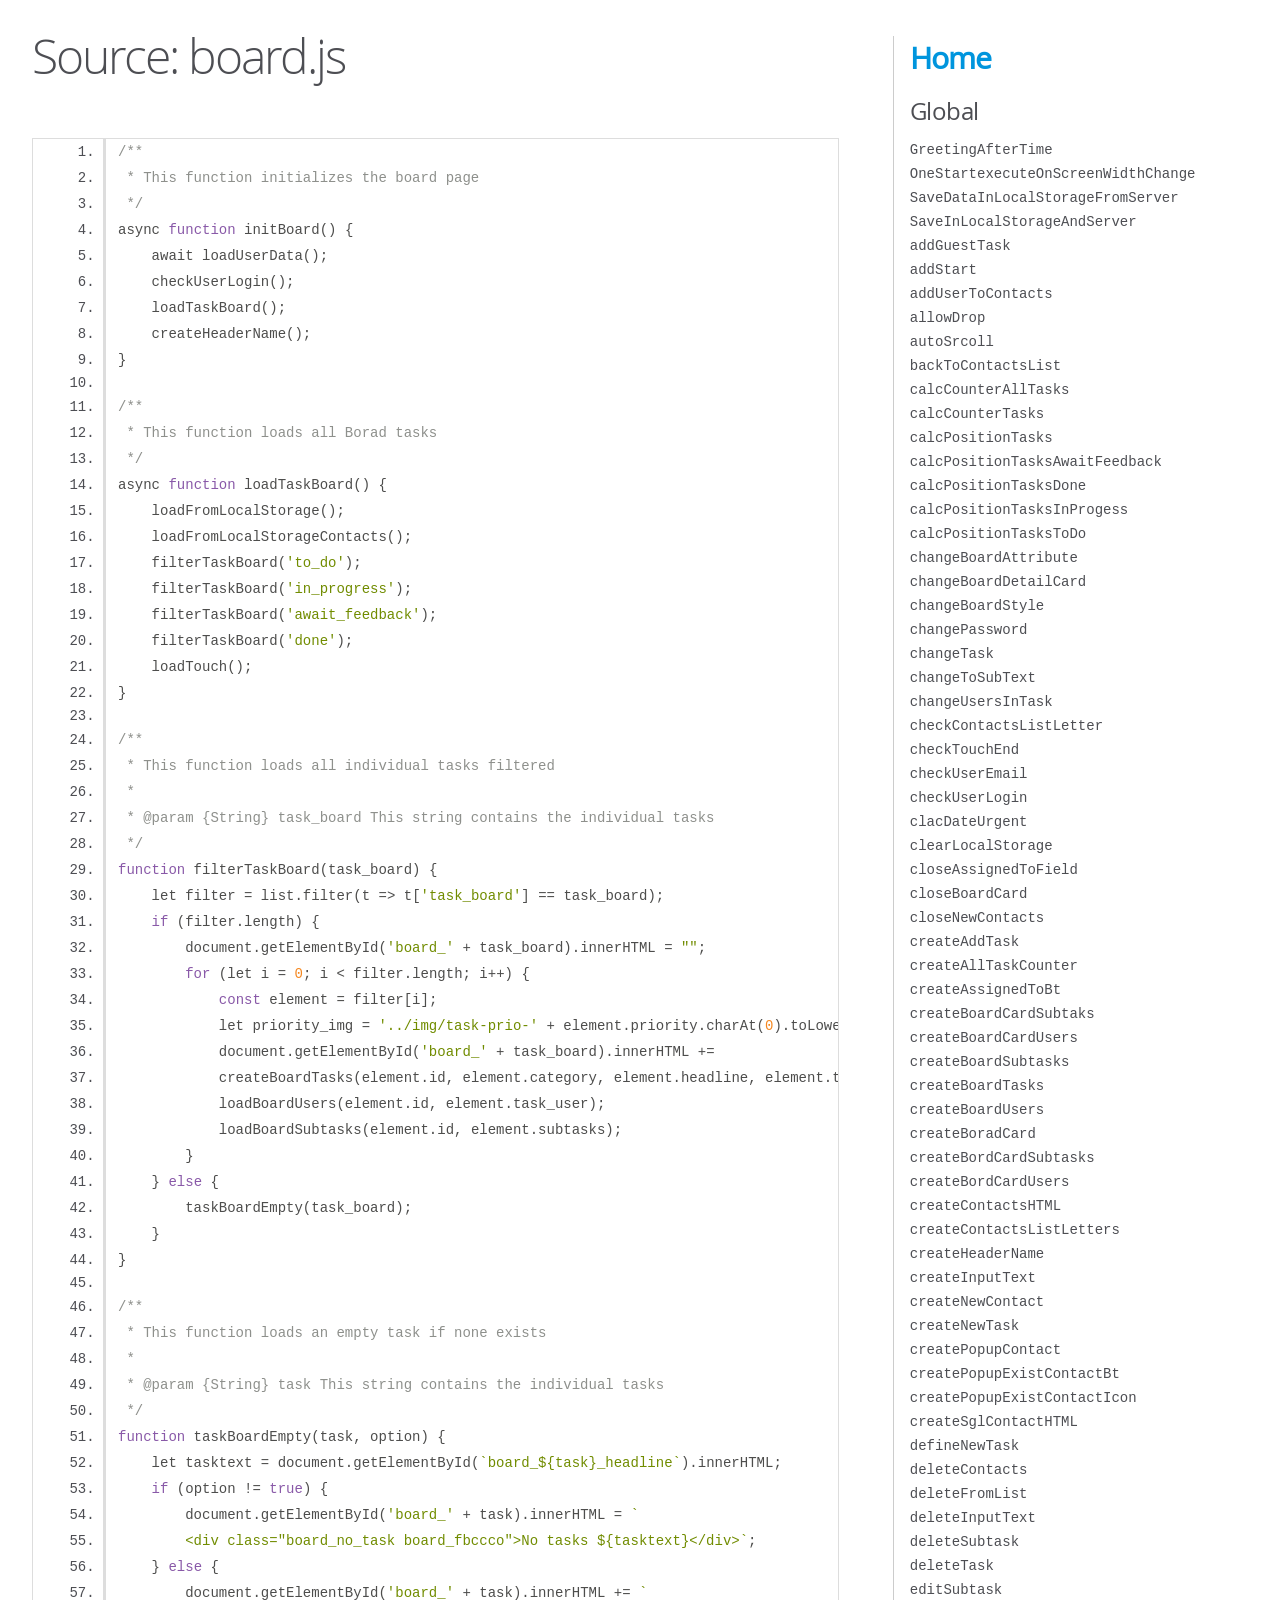
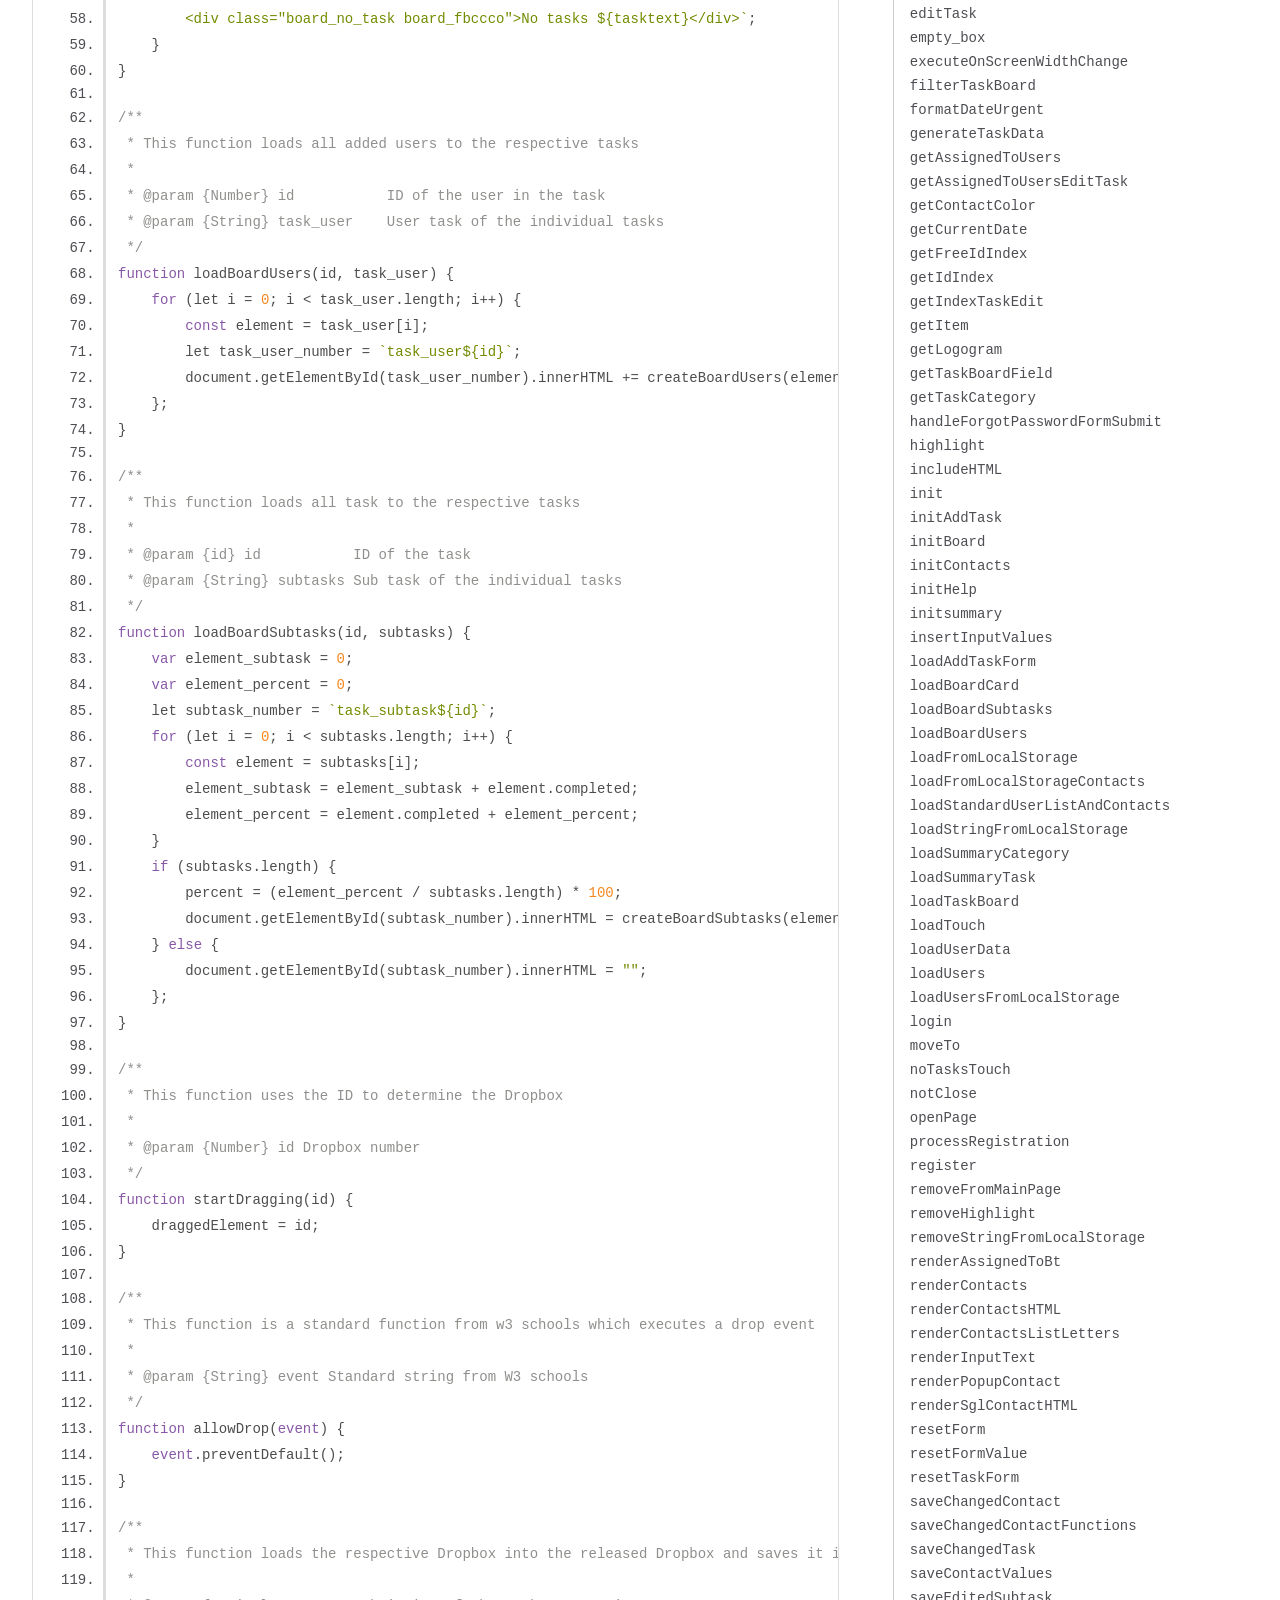
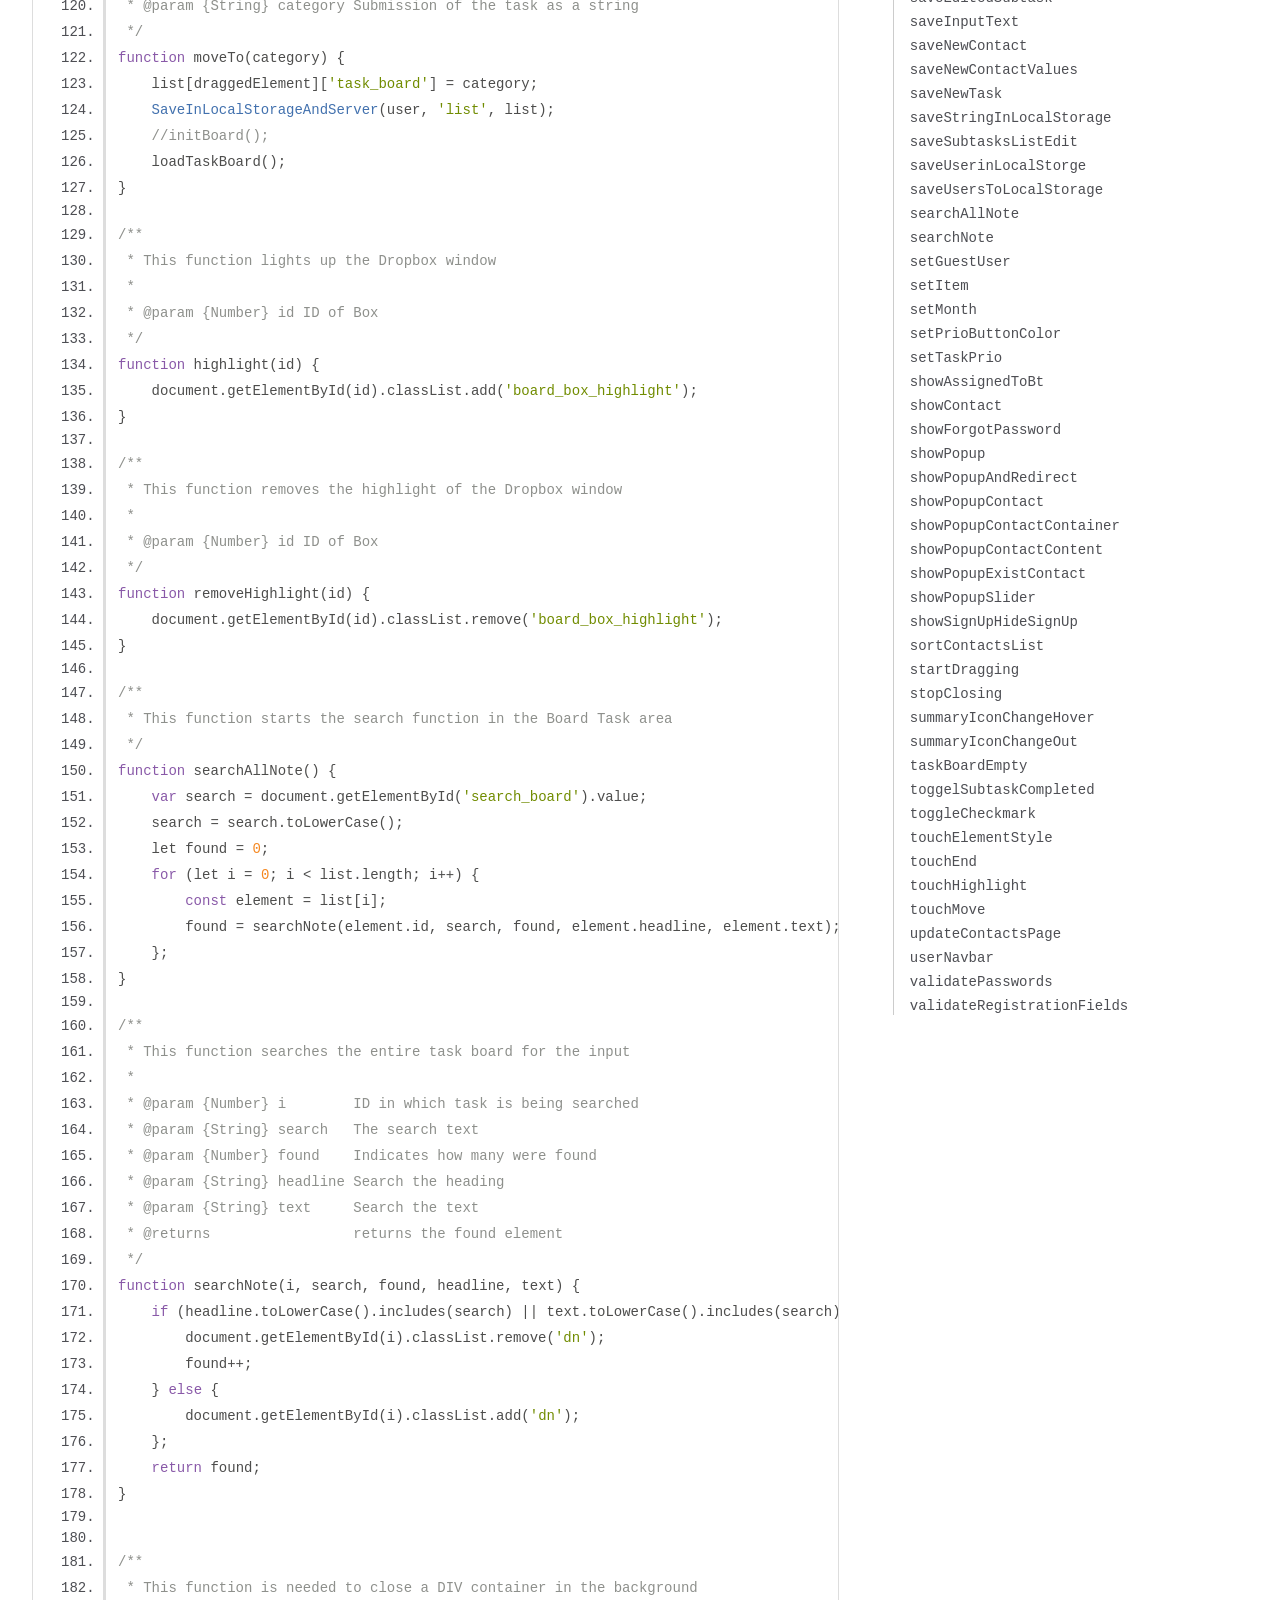
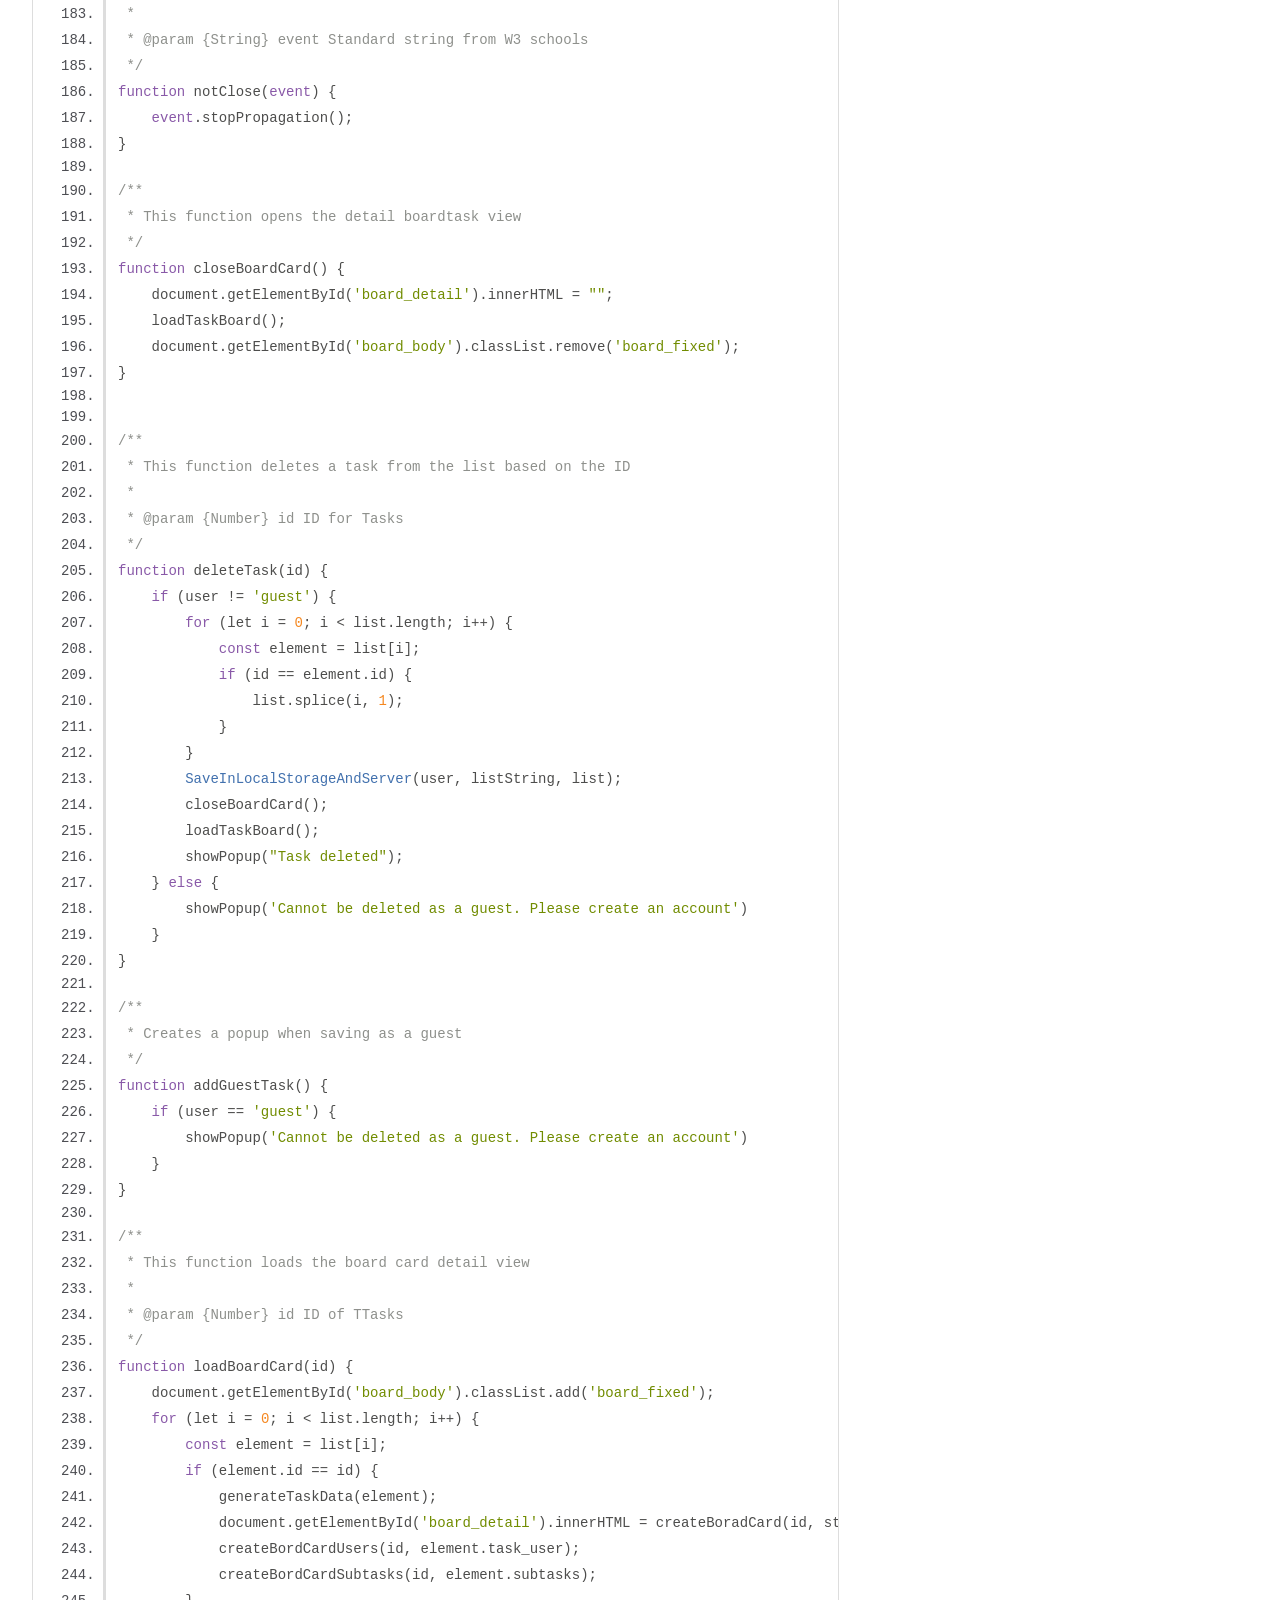
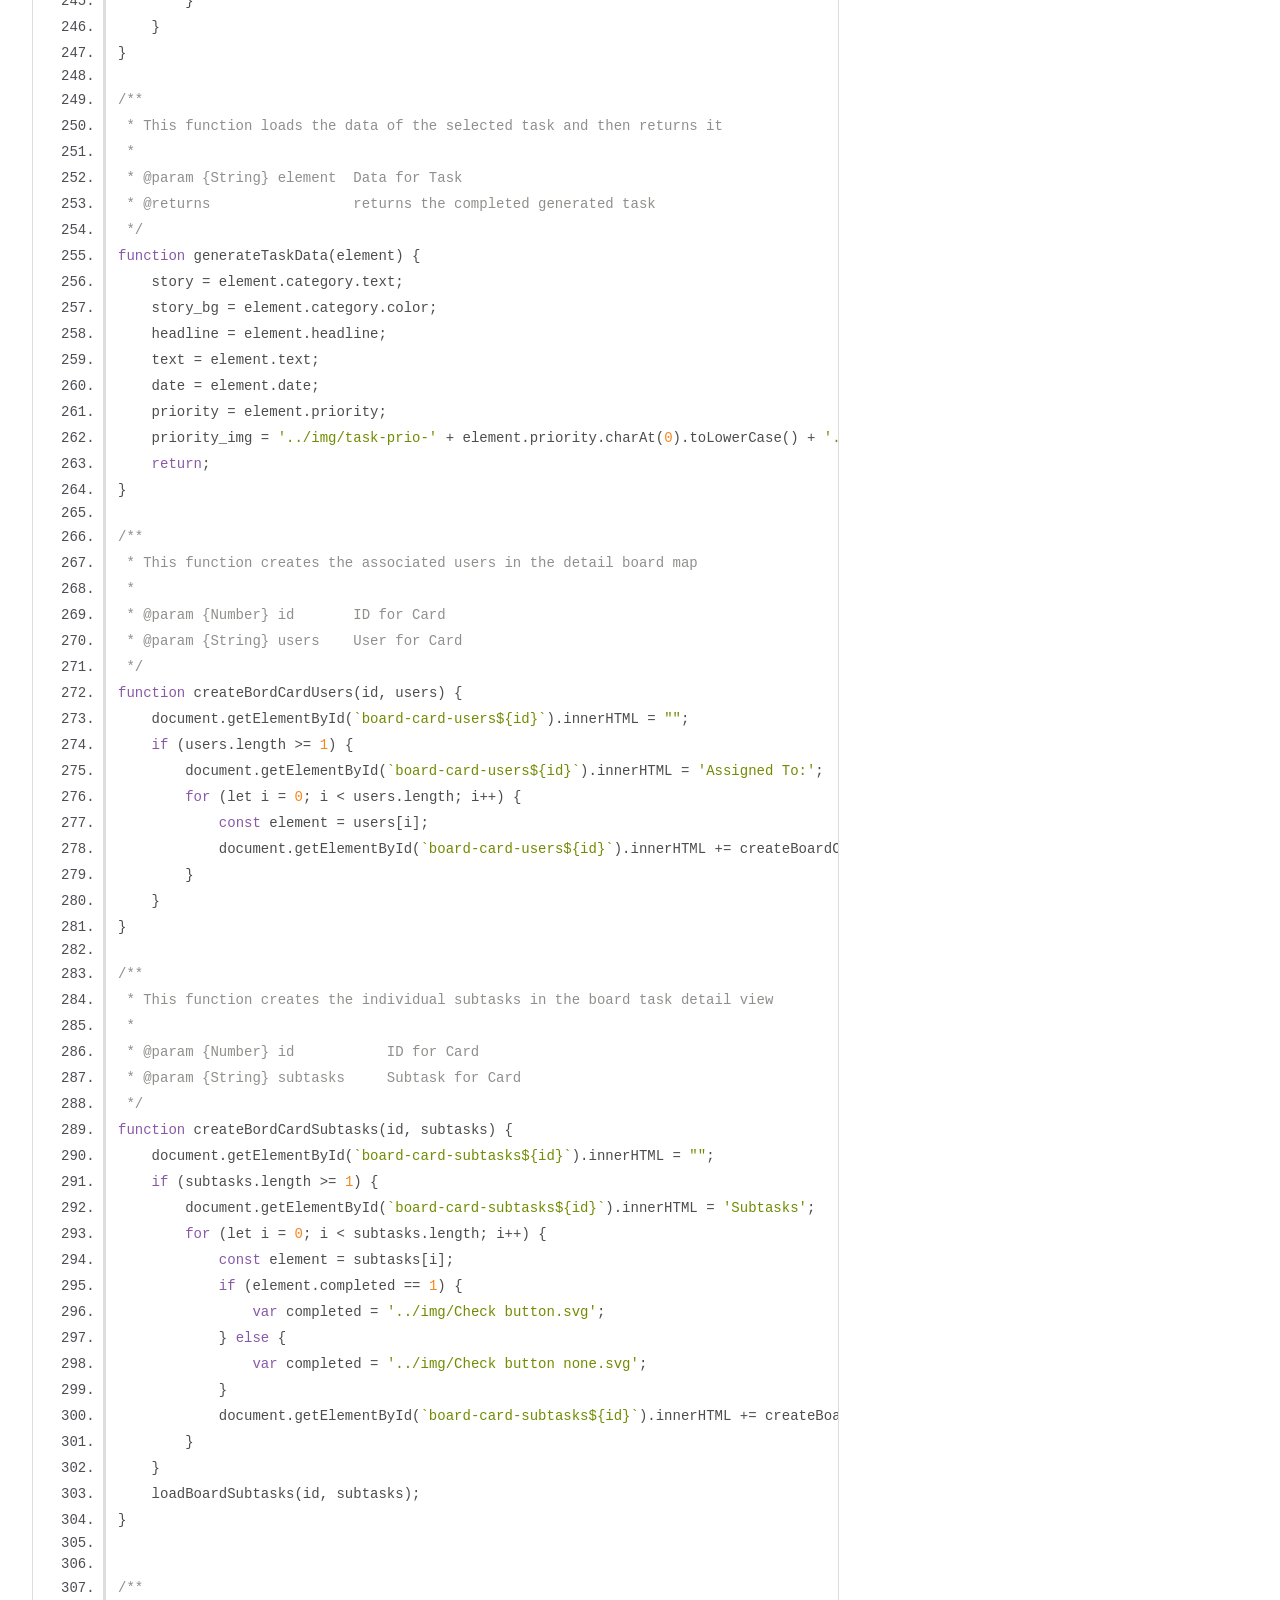
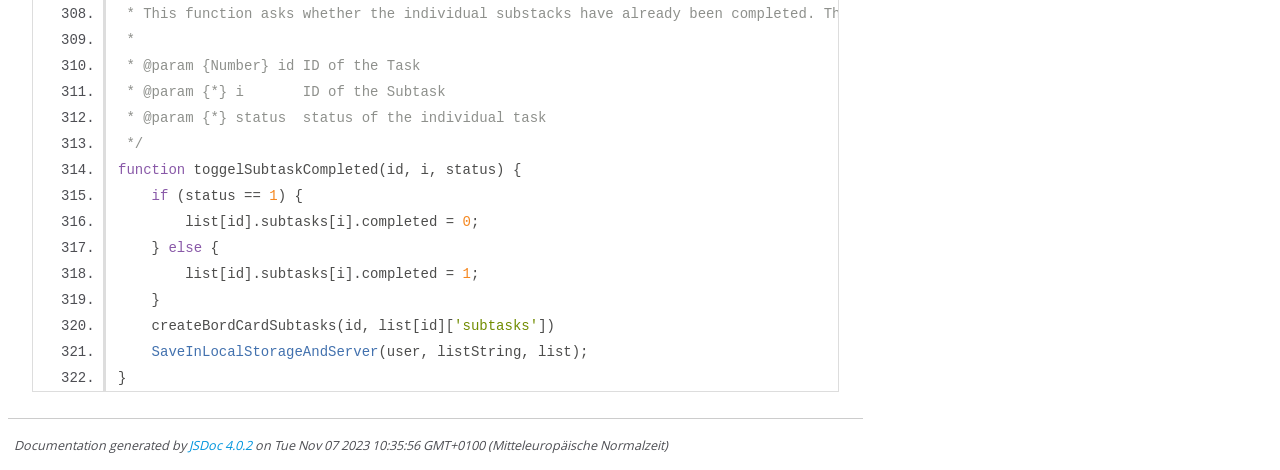
<file: out/board.js.html>
<!DOCTYPE html>
<html lang="en">
<head>
    <meta charset="utf-8">
    <title>JSDoc: Source: board.js</title>

    <script src="scripts/prettify/prettify.js"> </script>
    <script src="scripts/prettify/lang-css.js"> </script>
    <!--[if lt IE 9]>
      <script src="//html5shiv.googlecode.com/svn/trunk/html5.js"></script>
    <![endif]-->
    <link type="text/css" rel="stylesheet" href="styles/prettify-tomorrow.css">
    <link type="text/css" rel="stylesheet" href="styles/jsdoc-default.css">
</head>

<body>

<div id="main">

    <h1 class="page-title">Source: board.js</h1>

    



    
    <section>
        <article>
            <pre class="prettyprint source linenums"><code>/**
 * This function initializes the board page
 */
async function initBoard() {
    await loadUserData();
    checkUserLogin();
    loadTaskBoard();
    createHeaderName();
}

/**
 * This function loads all Borad tasks
 */
async function loadTaskBoard() {
    loadFromLocalStorage();
    loadFromLocalStorageContacts();
    filterTaskBoard('to_do');
    filterTaskBoard('in_progress');
    filterTaskBoard('await_feedback');
    filterTaskBoard('done');
    loadTouch();
}

/**
 * This function loads all individual tasks filtered
 * 
 * @param {String} task_board This string contains the individual tasks
 */
function filterTaskBoard(task_board) {
    let filter = list.filter(t => t['task_board'] == task_board);
    if (filter.length) {
        document.getElementById('board_' + task_board).innerHTML = "";
        for (let i = 0; i &lt; filter.length; i++) {
            const element = filter[i];
            let priority_img = '../img/task-prio-' + element.priority.charAt(0).toLowerCase() + '.svg';
            document.getElementById('board_' + task_board).innerHTML +=
            createBoardTasks(element.id, element.category, element.headline, element.text, priority_img);
            loadBoardUsers(element.id, element.task_user);
            loadBoardSubtasks(element.id, element.subtasks);
        }
    } else {
        taskBoardEmpty(task_board);
    }
}

/**
 * This function loads an empty task if none exists
 * 
 * @param {String} task This string contains the individual tasks
 */
function taskBoardEmpty(task, option) {
    let tasktext = document.getElementById(`board_${task}_headline`).innerHTML;
    if (option != true) {
        document.getElementById('board_' + task).innerHTML = `
        &lt;div class="board_no_task board_fbccco">No tasks ${tasktext}&lt;/div>`;
    } else {
        document.getElementById('board_' + task).innerHTML += `
        &lt;div class="board_no_task board_fbccco">No tasks ${tasktext}&lt;/div>`;
    }
}

/**
 * This function loads all added users to the respective tasks
 * 
 * @param {Number} id           ID of the user in the task
 * @param {String} task_user    User task of the individual tasks
 */
function loadBoardUsers(id, task_user) {
    for (let i = 0; i &lt; task_user.length; i++) {
        const element = task_user[i];
        let task_user_number = `task_user${id}`;
        document.getElementById(task_user_number).innerHTML += createBoardUsers(element.color, element.name);
    };
}

/**
 * This function loads all task to the respective tasks
 * 
 * @param {id} id           ID of the task 
 * @param {String} subtasks Sub task of the individual tasks
 */
function loadBoardSubtasks(id, subtasks) {
    var element_subtask = 0;
    var element_percent = 0;
    let subtask_number = `task_subtask${id}`;
    for (let i = 0; i &lt; subtasks.length; i++) {
        const element = subtasks[i];
        element_subtask = element_subtask + element.completed;
        element_percent = element.completed + element_percent;
    }
    if (subtasks.length) {
        percent = (element_percent / subtasks.length) * 100;
        document.getElementById(subtask_number).innerHTML = createBoardSubtasks(element_subtask, subtasks.length, percent);
    } else {
        document.getElementById(subtask_number).innerHTML = "";
    };
}

/**
 * This function uses the ID to determine the Dropbox
 * 
 * @param {Number} id Dropbox number
 */
function startDragging(id) {
    draggedElement = id;
}

/**
 * This function is a standard function from w3 schools which executes a drop event
 * 
 * @param {String} event Standard string from W3 schools
 */
function allowDrop(event) {
    event.preventDefault();
}

/**
 * This function loads the respective Dropbox into the released Dropbox and saves it in the local storag
 * 
 * @param {String} category Submission of the task as a string
 */
function moveTo(category) {
    list[draggedElement]['task_board'] = category;
    SaveInLocalStorageAndServer(user, 'list', list);
    //initBoard();
    loadTaskBoard();
}

/**
 * This function lights up the Dropbox window
 * 
 * @param {Number} id ID of Box
 */
function highlight(id) {
    document.getElementById(id).classList.add('board_box_highlight');
}

/**
 * This function removes the highlight of the Dropbox window
 * 
 * @param {Number} id ID of Box
 */
function removeHighlight(id) {
    document.getElementById(id).classList.remove('board_box_highlight');
}

/**
 * This function starts the search function in the Board Task area
 */
function searchAllNote() {
    var search = document.getElementById('search_board').value;
    search = search.toLowerCase();
    let found = 0;
    for (let i = 0; i &lt; list.length; i++) {
        const element = list[i];
        found = searchNote(element.id, search, found, element.headline, element.text);
    };
}

/**
 * This function searches the entire task board for the input
 * 
 * @param {Number} i        ID in which task is being searched
 * @param {String} search   The search text
 * @param {Number} found    Indicates how many were found
 * @param {String} headline Search the heading
 * @param {String} text     Search the text
 * @returns                 returns the found element
 */
function searchNote(i, search, found, headline, text) {
    if (headline.toLowerCase().includes(search) || text.toLowerCase().includes(search)) {
        document.getElementById(i).classList.remove('dn');
        found++;
    } else {
        document.getElementById(i).classList.add('dn');
    };
    return found;
}


/**
 * This function is needed to close a DIV container in the background
 * 
 * @param {String} event Standard string from W3 schools
 */
function notClose(event) {
    event.stopPropagation();
}

/**
 * This function opens the detail boardtask view
 */
function closeBoardCard() {
    document.getElementById('board_detail').innerHTML = "";
    loadTaskBoard();
    document.getElementById('board_body').classList.remove('board_fixed');
}


/**
 * This function deletes a task from the list based on the ID
 * 
 * @param {Number} id ID for Tasks
 */
function deleteTask(id) {
    if (user != 'guest') {
        for (let i = 0; i &lt; list.length; i++) {
            const element = list[i];
            if (id == element.id) {
                list.splice(i, 1);
            }
        }
        SaveInLocalStorageAndServer(user, listString, list);
        closeBoardCard();
        loadTaskBoard();
        showPopup("Task deleted");
    } else {
        showPopup('Cannot be deleted as a guest. Please create an account')
    }
}

/**
 * Creates a popup when saving as a guest
 */
function addGuestTask() {
    if (user == 'guest') {
        showPopup('Cannot be deleted as a guest. Please create an account')
    }
}

/**
 * This function loads the board card detail view
 * 
 * @param {Number} id ID of TTasks
 */
function loadBoardCard(id) {
    document.getElementById('board_body').classList.add('board_fixed');
    for (let i = 0; i &lt; list.length; i++) {
        const element = list[i];
        if (element.id == id) {
            generateTaskData(element);
            document.getElementById('board_detail').innerHTML = createBoradCard(id, story, story_bg, headline, text, date, priority, priority_img);
            createBordCardUsers(id, element.task_user);
            createBordCardSubtasks(id, element.subtasks);
        }
    }
}

/**
 * This function loads the data of the selected task and then returns it
 * 
 * @param {String} element  Data for Task 
 * @returns                 returns the completed generated task
 */
function generateTaskData(element) {
    story = element.category.text;
    story_bg = element.category.color;
    headline = element.headline;
    text = element.text;
    date = element.date;
    priority = element.priority;
    priority_img = '../img/task-prio-' + element.priority.charAt(0).toLowerCase() + '.svg'
    return;
}

/**
 * This function creates the associated users in the detail board map
 * 
 * @param {Number} id       ID for Card
 * @param {String} users    User for Card
 */
function createBordCardUsers(id, users) {
    document.getElementById(`board-card-users${id}`).innerHTML = "";
    if (users.length >= 1) {
        document.getElementById(`board-card-users${id}`).innerHTML = 'Assigned To:';
        for (let i = 0; i &lt; users.length; i++) {
            const element = users[i];
            document.getElementById(`board-card-users${id}`).innerHTML += createBoardCardUsers(element.full_name, element.name, element.color)
        }
    }
}

/**
 * This function creates the individual subtasks in the board task detail view
 * 
 * @param {Number} id           ID for Card
 * @param {String} subtasks     Subtask for Card
 */
function createBordCardSubtasks(id, subtasks) {
    document.getElementById(`board-card-subtasks${id}`).innerHTML = "";
    if (subtasks.length >= 1) {
        document.getElementById(`board-card-subtasks${id}`).innerHTML = 'Subtasks';
        for (let i = 0; i &lt; subtasks.length; i++) {
            const element = subtasks[i];
            if (element.completed == 1) {
                var completed = '../img/Check button.svg';
            } else {
                var completed = '../img/Check button none.svg';
            }
            document.getElementById(`board-card-subtasks${id}`).innerHTML += createBoardCardSubtaks(id, i, element.completed, element.text, completed);
        }
    }
    loadBoardSubtasks(id, subtasks);
}


/**
 * This function asks whether the individual substacks have already been completed. These are then saved locally
 * 
 * @param {Number} id ID of the Task
 * @param {*} i       ID of the Subtask
 * @param {*} status  status of the individual task
 */
function toggelSubtaskCompleted(id, i, status) {
    if (status == 1) {
        list[id].subtasks[i].completed = 0;
    } else {
        list[id].subtasks[i].completed = 1;
    }
    createBordCardSubtasks(id, list[id]['subtasks'])
    SaveInLocalStorageAndServer(user, listString, list);
}
</code></pre>
        </article>
    </section>




</div>

<nav>
    <h2><a href="index.html">Home</a></h2><h3>Global</h3><ul><li><a href="global.html#GreetingAfterTime">GreetingAfterTime</a></li><li><a href="global.html#OneStartexecuteOnScreenWidthChange">OneStartexecuteOnScreenWidthChange</a></li><li><a href="global.html#SaveDataInLocalStorageFromServer">SaveDataInLocalStorageFromServer</a></li><li><a href="global.html#SaveInLocalStorageAndServer">SaveInLocalStorageAndServer</a></li><li><a href="global.html#addGuestTask">addGuestTask</a></li><li><a href="global.html#addStart">addStart</a></li><li><a href="global.html#addUserToContacts">addUserToContacts</a></li><li><a href="global.html#allowDrop">allowDrop</a></li><li><a href="global.html#autoSrcoll">autoSrcoll</a></li><li><a href="global.html#backToContactsList">backToContactsList</a></li><li><a href="global.html#calcCounterAllTasks">calcCounterAllTasks</a></li><li><a href="global.html#calcCounterTasks">calcCounterTasks</a></li><li><a href="global.html#calcPositionTasks">calcPositionTasks</a></li><li><a href="global.html#calcPositionTasksAwaitFeedback">calcPositionTasksAwaitFeedback</a></li><li><a href="global.html#calcPositionTasksDone">calcPositionTasksDone</a></li><li><a href="global.html#calcPositionTasksInProgess">calcPositionTasksInProgess</a></li><li><a href="global.html#calcPositionTasksToDo">calcPositionTasksToDo</a></li><li><a href="global.html#changeBoardAttribute">changeBoardAttribute</a></li><li><a href="global.html#changeBoardDetailCard">changeBoardDetailCard</a></li><li><a href="global.html#changeBoardStyle">changeBoardStyle</a></li><li><a href="global.html#changePassword">changePassword</a></li><li><a href="global.html#changeTask">changeTask</a></li><li><a href="global.html#changeToSubText">changeToSubText</a></li><li><a href="global.html#changeUsersInTask">changeUsersInTask</a></li><li><a href="global.html#checkContactsListLetter">checkContactsListLetter</a></li><li><a href="global.html#checkTouchEnd">checkTouchEnd</a></li><li><a href="global.html#checkUserEmail">checkUserEmail</a></li><li><a href="global.html#checkUserLogin">checkUserLogin</a></li><li><a href="global.html#clacDateUrgent">clacDateUrgent</a></li><li><a href="global.html#clearLocalStorage">clearLocalStorage</a></li><li><a href="global.html#closeAssignedToField">closeAssignedToField</a></li><li><a href="global.html#closeBoardCard">closeBoardCard</a></li><li><a href="global.html#closeNewContacts">closeNewContacts</a></li><li><a href="global.html#createAddTask">createAddTask</a></li><li><a href="global.html#createAllTaskCounter">createAllTaskCounter</a></li><li><a href="global.html#createAssignedToBt">createAssignedToBt</a></li><li><a href="global.html#createBoardCardSubtaks">createBoardCardSubtaks</a></li><li><a href="global.html#createBoardCardUsers">createBoardCardUsers</a></li><li><a href="global.html#createBoardSubtasks">createBoardSubtasks</a></li><li><a href="global.html#createBoardTasks">createBoardTasks</a></li><li><a href="global.html#createBoardUsers">createBoardUsers</a></li><li><a href="global.html#createBoradCard">createBoradCard</a></li><li><a href="global.html#createBordCardSubtasks">createBordCardSubtasks</a></li><li><a href="global.html#createBordCardUsers">createBordCardUsers</a></li><li><a href="global.html#createContactsHTML">createContactsHTML</a></li><li><a href="global.html#createContactsListLetters">createContactsListLetters</a></li><li><a href="global.html#createHeaderName">createHeaderName</a></li><li><a href="global.html#createInputText">createInputText</a></li><li><a href="global.html#createNewContact">createNewContact</a></li><li><a href="global.html#createNewTask">createNewTask</a></li><li><a href="global.html#createPopupContact">createPopupContact</a></li><li><a href="global.html#createPopupExistContactBt">createPopupExistContactBt</a></li><li><a href="global.html#createPopupExistContactIcon">createPopupExistContactIcon</a></li><li><a href="global.html#createSglContactHTML">createSglContactHTML</a></li><li><a href="global.html#defineNewTask">defineNewTask</a></li><li><a href="global.html#deleteContacts">deleteContacts</a></li><li><a href="global.html#deleteFromList">deleteFromList</a></li><li><a href="global.html#deleteInputText">deleteInputText</a></li><li><a href="global.html#deleteSubtask">deleteSubtask</a></li><li><a href="global.html#deleteTask">deleteTask</a></li><li><a href="global.html#editSubtask">editSubtask</a></li><li><a href="global.html#editTask">editTask</a></li><li><a href="global.html#empty_box">empty_box</a></li><li><a href="global.html#executeOnScreenWidthChange">executeOnScreenWidthChange</a></li><li><a href="global.html#filterTaskBoard">filterTaskBoard</a></li><li><a href="global.html#formatDateUrgent">formatDateUrgent</a></li><li><a href="global.html#generateTaskData">generateTaskData</a></li><li><a href="global.html#getAssignedToUsers">getAssignedToUsers</a></li><li><a href="global.html#getAssignedToUsersEditTask">getAssignedToUsersEditTask</a></li><li><a href="global.html#getContactColor">getContactColor</a></li><li><a href="global.html#getCurrentDate">getCurrentDate</a></li><li><a href="global.html#getFreeIdIndex">getFreeIdIndex</a></li><li><a href="global.html#getIdIndex">getIdIndex</a></li><li><a href="global.html#getIndexTaskEdit">getIndexTaskEdit</a></li><li><a href="global.html#getItem">getItem</a></li><li><a href="global.html#getLogogram">getLogogram</a></li><li><a href="global.html#getTaskBoardField">getTaskBoardField</a></li><li><a href="global.html#getTaskCategory">getTaskCategory</a></li><li><a href="global.html#handleForgotPasswordFormSubmit">handleForgotPasswordFormSubmit</a></li><li><a href="global.html#highlight">highlight</a></li><li><a href="global.html#includeHTML">includeHTML</a></li><li><a href="global.html#init">init</a></li><li><a href="global.html#initAddTask">initAddTask</a></li><li><a href="global.html#initBoard">initBoard</a></li><li><a href="global.html#initContacts">initContacts</a></li><li><a href="global.html#initHelp">initHelp</a></li><li><a href="global.html#initsummary">initsummary</a></li><li><a href="global.html#insertInputValues">insertInputValues</a></li><li><a href="global.html#loadAddTaskForm">loadAddTaskForm</a></li><li><a href="global.html#loadBoardCard">loadBoardCard</a></li><li><a href="global.html#loadBoardSubtasks">loadBoardSubtasks</a></li><li><a href="global.html#loadBoardUsers">loadBoardUsers</a></li><li><a href="global.html#loadFromLocalStorage">loadFromLocalStorage</a></li><li><a href="global.html#loadFromLocalStorageContacts">loadFromLocalStorageContacts</a></li><li><a href="global.html#loadStandardUserListAndContacts">loadStandardUserListAndContacts</a></li><li><a href="global.html#loadStringFromLocalStorage">loadStringFromLocalStorage</a></li><li><a href="global.html#loadSummaryCategory">loadSummaryCategory</a></li><li><a href="global.html#loadSummaryTask">loadSummaryTask</a></li><li><a href="global.html#loadTaskBoard">loadTaskBoard</a></li><li><a href="global.html#loadTouch">loadTouch</a></li><li><a href="global.html#loadUserData">loadUserData</a></li><li><a href="global.html#loadUsers">loadUsers</a></li><li><a href="global.html#loadUsersFromLocalStorage">loadUsersFromLocalStorage</a></li><li><a href="global.html#login">login</a></li><li><a href="global.html#moveTo">moveTo</a></li><li><a href="global.html#noTasksTouch">noTasksTouch</a></li><li><a href="global.html#notClose">notClose</a></li><li><a href="global.html#openPage">openPage</a></li><li><a href="global.html#processRegistration">processRegistration</a></li><li><a href="global.html#register">register</a></li><li><a href="global.html#removeFromMainPage">removeFromMainPage</a></li><li><a href="global.html#removeHighlight">removeHighlight</a></li><li><a href="global.html#removeStringFromLocalStorage">removeStringFromLocalStorage</a></li><li><a href="global.html#renderAssignedToBt">renderAssignedToBt</a></li><li><a href="global.html#renderContacts">renderContacts</a></li><li><a href="global.html#renderContactsHTML">renderContactsHTML</a></li><li><a href="global.html#renderContactsListLetters">renderContactsListLetters</a></li><li><a href="global.html#renderInputText">renderInputText</a></li><li><a href="global.html#renderPopupContact">renderPopupContact</a></li><li><a href="global.html#renderSglContactHTML">renderSglContactHTML</a></li><li><a href="global.html#resetForm">resetForm</a></li><li><a href="global.html#resetFormValue">resetFormValue</a></li><li><a href="global.html#resetTaskForm">resetTaskForm</a></li><li><a href="global.html#saveChangedContact">saveChangedContact</a></li><li><a href="global.html#saveChangedContactFunctions">saveChangedContactFunctions</a></li><li><a href="global.html#saveChangedTask">saveChangedTask</a></li><li><a href="global.html#saveContactValues">saveContactValues</a></li><li><a href="global.html#saveEditedSubtask">saveEditedSubtask</a></li><li><a href="global.html#saveInputText">saveInputText</a></li><li><a href="global.html#saveNewContact">saveNewContact</a></li><li><a href="global.html#saveNewContactValues">saveNewContactValues</a></li><li><a href="global.html#saveNewTask">saveNewTask</a></li><li><a href="global.html#saveStringInLocalStorage">saveStringInLocalStorage</a></li><li><a href="global.html#saveSubtasksListEdit">saveSubtasksListEdit</a></li><li><a href="global.html#saveUserinLocalStorge">saveUserinLocalStorge</a></li><li><a href="global.html#saveUsersToLocalStorage">saveUsersToLocalStorage</a></li><li><a href="global.html#searchAllNote">searchAllNote</a></li><li><a href="global.html#searchNote">searchNote</a></li><li><a href="global.html#setGuestUser">setGuestUser</a></li><li><a href="global.html#setItem">setItem</a></li><li><a href="global.html#setMonth">setMonth</a></li><li><a href="global.html#setPrioButtonColor">setPrioButtonColor</a></li><li><a href="global.html#setTaskPrio">setTaskPrio</a></li><li><a href="global.html#showAssignedToBt">showAssignedToBt</a></li><li><a href="global.html#showContact">showContact</a></li><li><a href="global.html#showForgotPassword">showForgotPassword</a></li><li><a href="global.html#showPopup">showPopup</a></li><li><a href="global.html#showPopupAndRedirect">showPopupAndRedirect</a></li><li><a href="global.html#showPopupContact">showPopupContact</a></li><li><a href="global.html#showPopupContactContainer">showPopupContactContainer</a></li><li><a href="global.html#showPopupContactContent">showPopupContactContent</a></li><li><a href="global.html#showPopupExistContact">showPopupExistContact</a></li><li><a href="global.html#showPopupSlider">showPopupSlider</a></li><li><a href="global.html#showSignUpHideSignUp">showSignUpHideSignUp</a></li><li><a href="global.html#sortContactsList">sortContactsList</a></li><li><a href="global.html#startDragging">startDragging</a></li><li><a href="global.html#stopClosing">stopClosing</a></li><li><a href="global.html#summaryIconChangeHover">summaryIconChangeHover</a></li><li><a href="global.html#summaryIconChangeOut">summaryIconChangeOut</a></li><li><a href="global.html#taskBoardEmpty">taskBoardEmpty</a></li><li><a href="global.html#toggelSubtaskCompleted">toggelSubtaskCompleted</a></li><li><a href="global.html#toggleCheckmark">toggleCheckmark</a></li><li><a href="global.html#touchElementStyle">touchElementStyle</a></li><li><a href="global.html#touchEnd">touchEnd</a></li><li><a href="global.html#touchHighlight">touchHighlight</a></li><li><a href="global.html#touchMove">touchMove</a></li><li><a href="global.html#updateContactsPage">updateContactsPage</a></li><li><a href="global.html#userNavbar">userNavbar</a></li><li><a href="global.html#validatePasswords">validatePasswords</a></li><li><a href="global.html#validateRegistrationFields">validateRegistrationFields</a></li></ul>
</nav>

<br class="clear">

<footer>
    Documentation generated by <a href="https://github.com/jsdoc/jsdoc">JSDoc 4.0.2</a> on Tue Nov 07 2023 10:35:56 GMT+0100 (Mitteleuropäische Normalzeit)
</footer>

<script> prettyPrint(); </script>
<script src="scripts/linenumber.js"> </script>
</body>
</html>
</file>
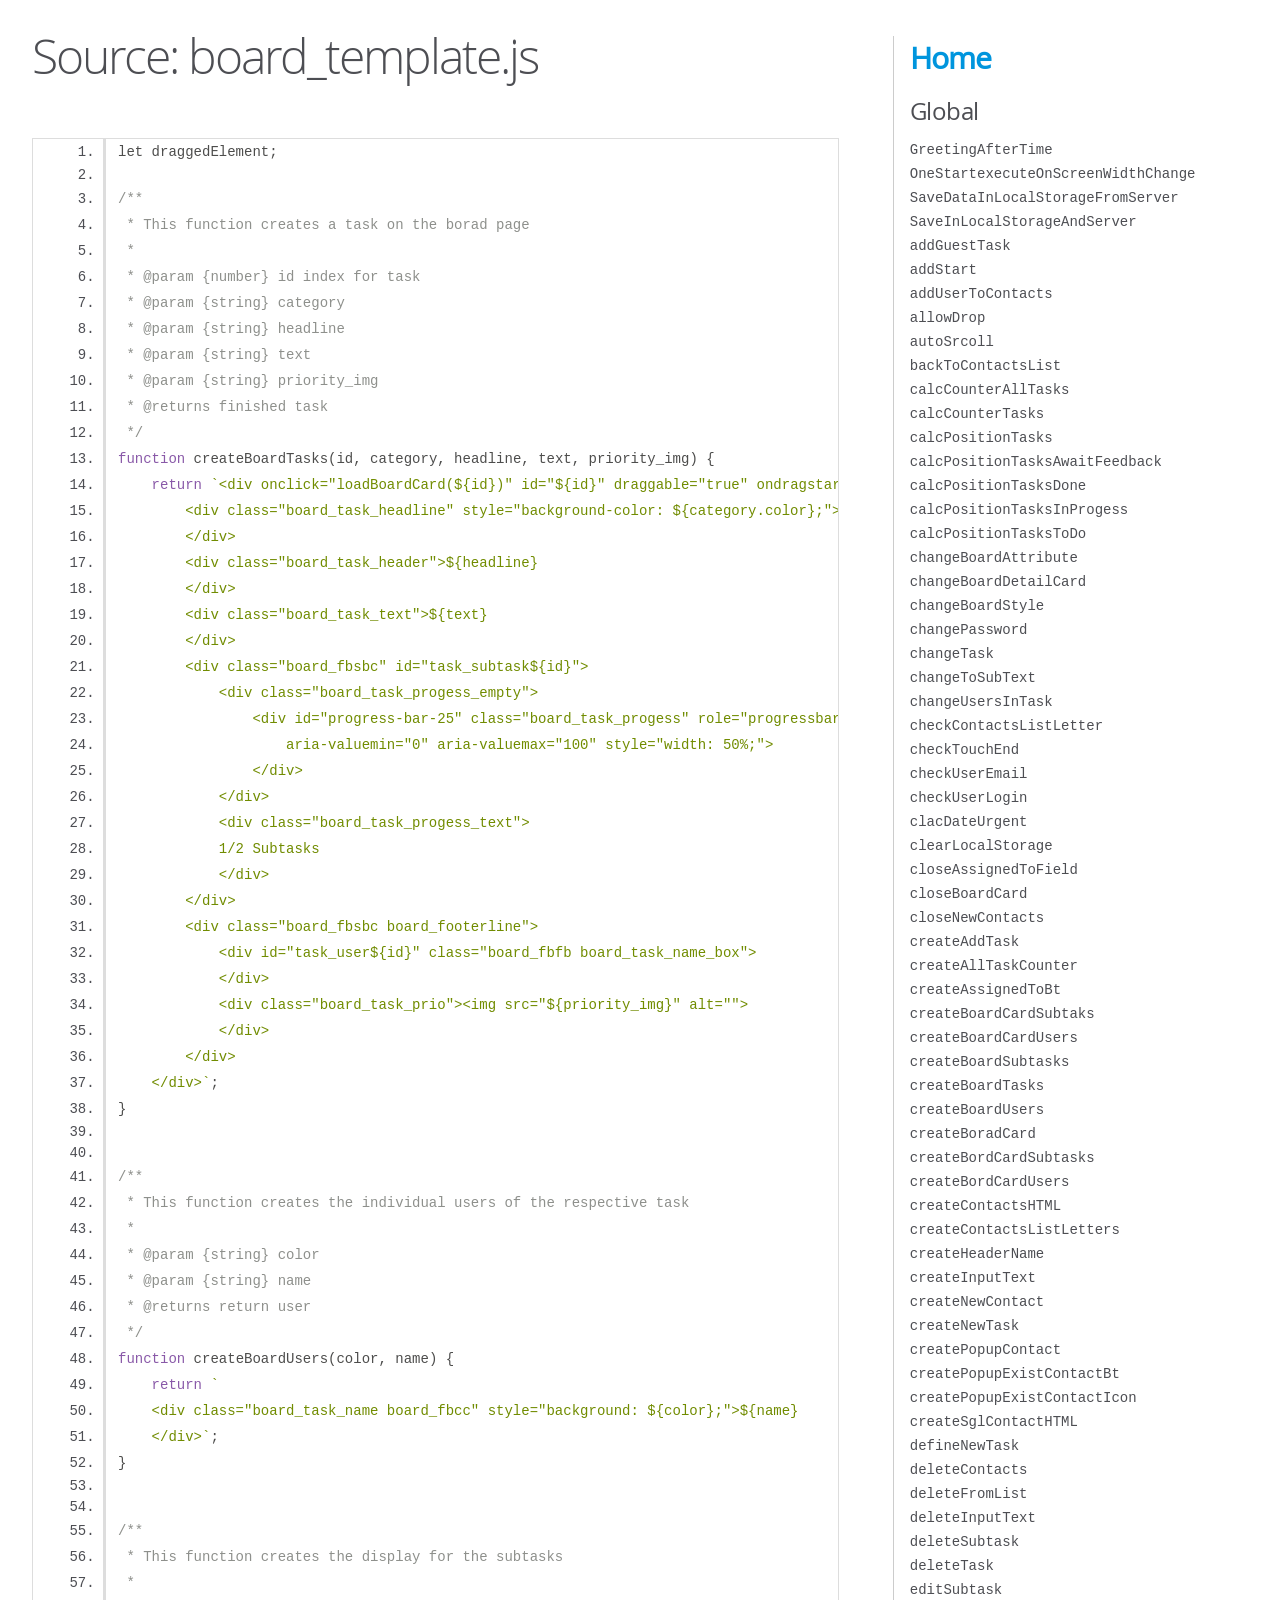
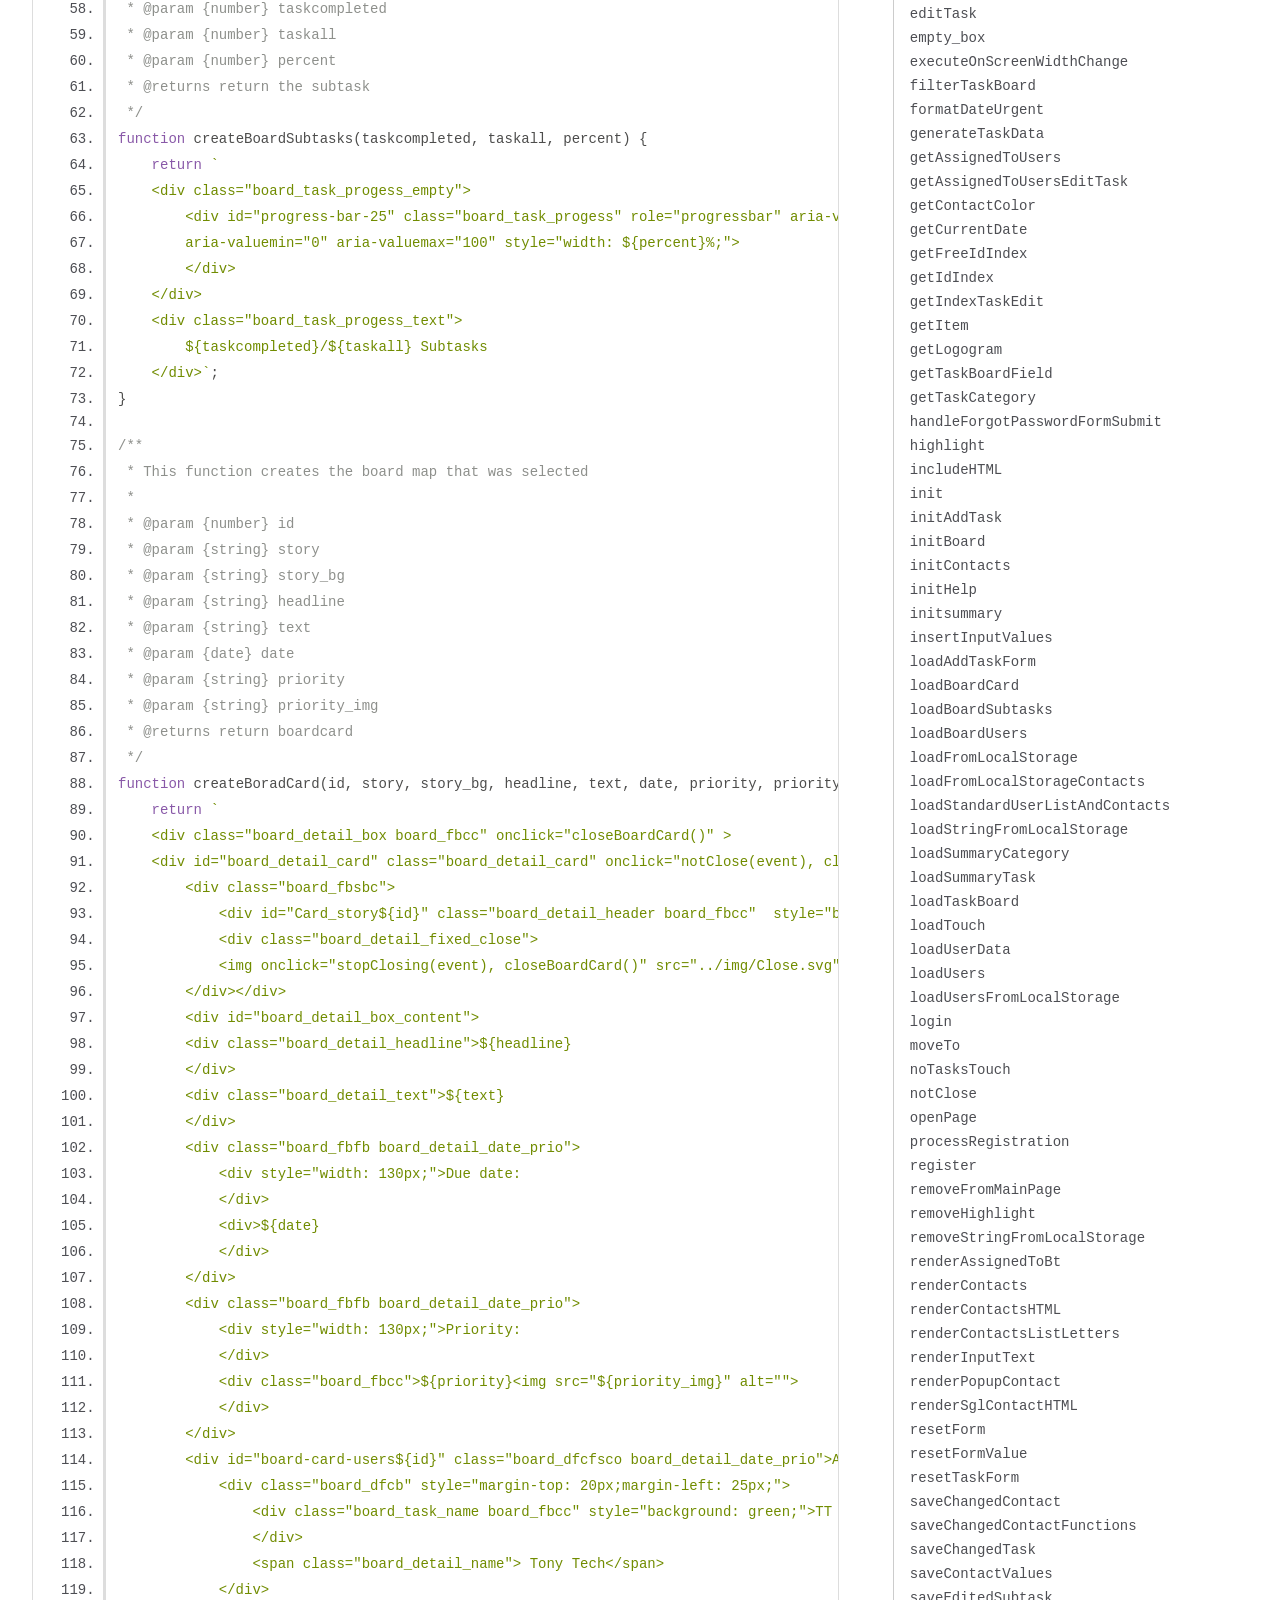
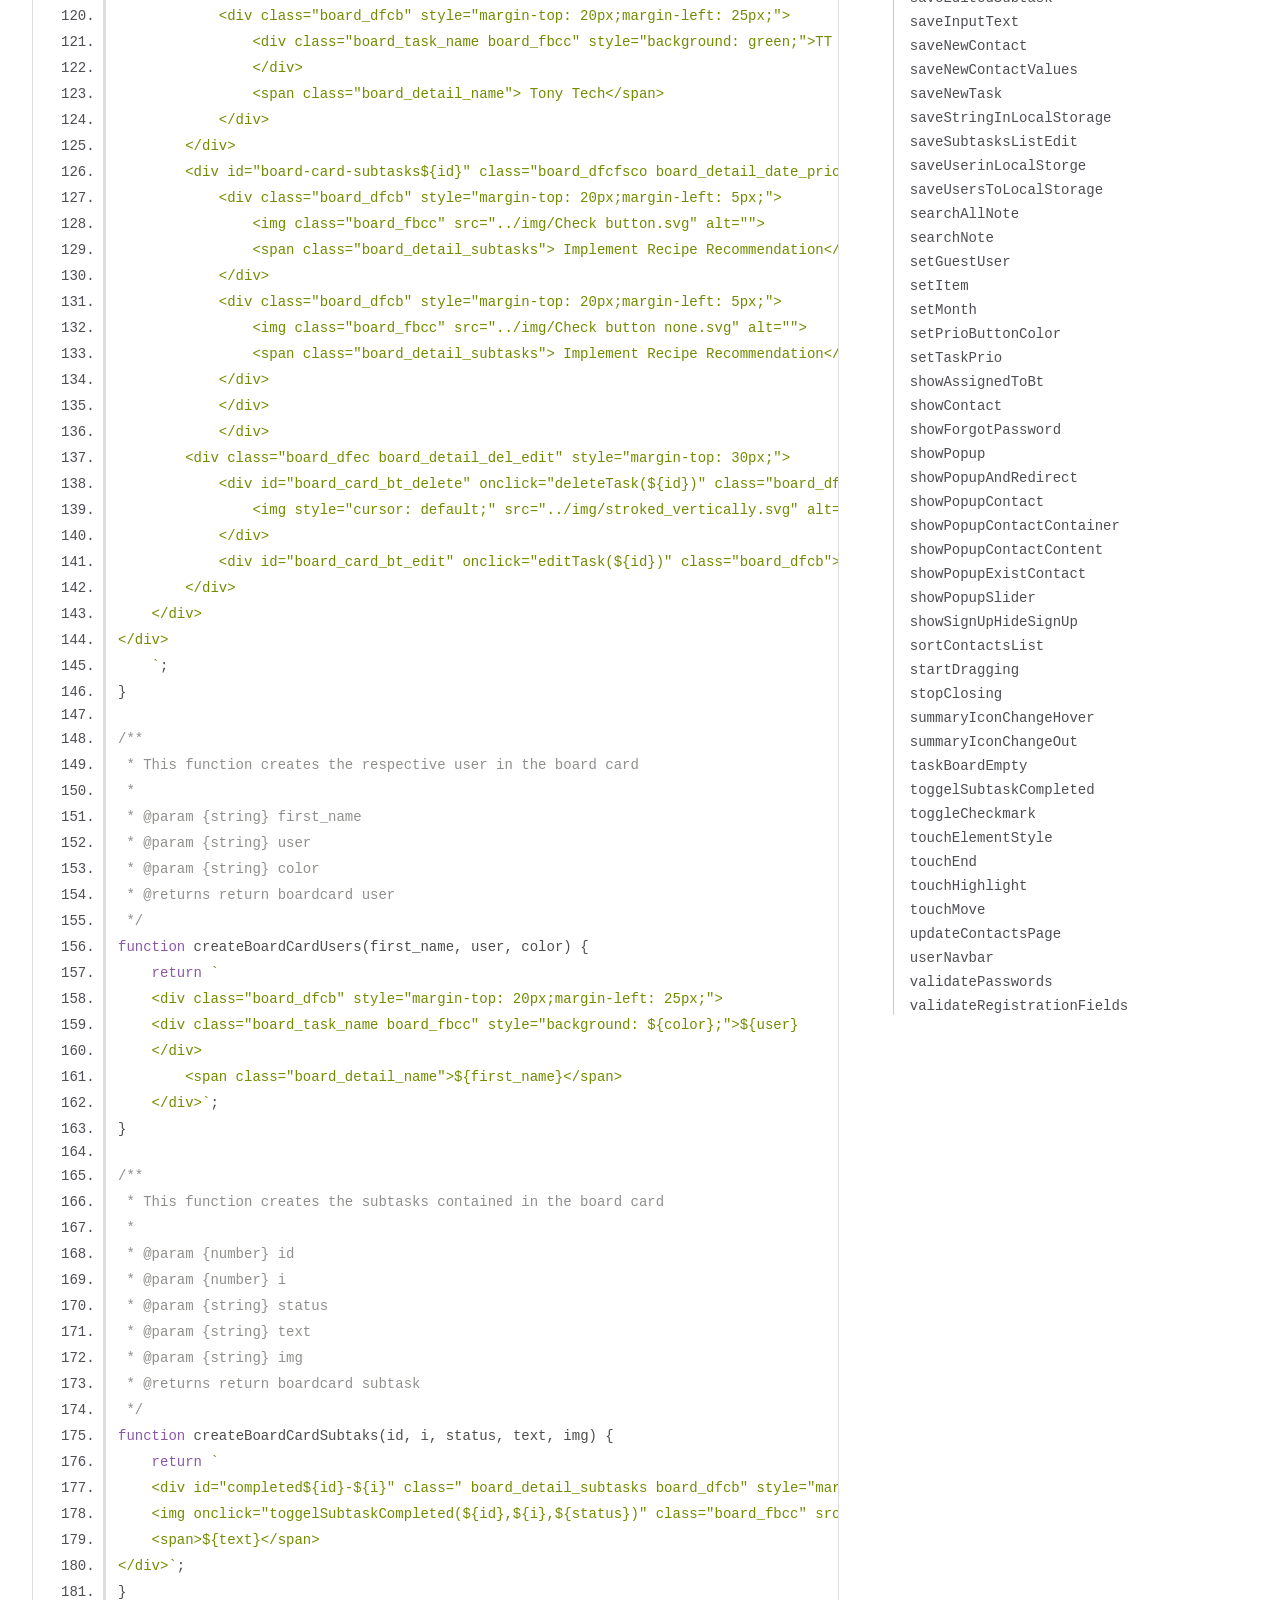
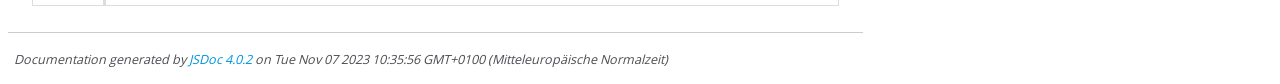
<file: out/board_template.js.html>
<!DOCTYPE html>
<html lang="en">
<head>
    <meta charset="utf-8">
    <title>JSDoc: Source: board_template.js</title>

    <script src="scripts/prettify/prettify.js"> </script>
    <script src="scripts/prettify/lang-css.js"> </script>
    <!--[if lt IE 9]>
      <script src="//html5shiv.googlecode.com/svn/trunk/html5.js"></script>
    <![endif]-->
    <link type="text/css" rel="stylesheet" href="styles/prettify-tomorrow.css">
    <link type="text/css" rel="stylesheet" href="styles/jsdoc-default.css">
</head>

<body>

<div id="main">

    <h1 class="page-title">Source: board_template.js</h1>

    



    
    <section>
        <article>
            <pre class="prettyprint source linenums"><code>let draggedElement;

/**
 * This function creates a task on the borad page
 * 
 * @param {number} id index for task
 * @param {string} category 
 * @param {string} headline 
 * @param {string} text 
 * @param {string} priority_img 
 * @returns finished task
 */
function createBoardTasks(id, category, headline, text, priority_img) {
    return `&lt;div onclick="loadBoardCard(${id})" id="${id}" draggable="true" ondragstart="startDragging(${id})" class="board_fbc board_note" >
        &lt;div class="board_task_headline" style="background-color: ${category.color};">${category.text}
        &lt;/div>
        &lt;div class="board_task_header">${headline}
        &lt;/div>
        &lt;div class="board_task_text">${text}
        &lt;/div>
        &lt;div class="board_fbsbc" id="task_subtask${id}">
            &lt;div class="board_task_progess_empty">
                &lt;div id="progress-bar-25" class="board_task_progess" role="progressbar" aria-valuenow="75"
                    aria-valuemin="0" aria-valuemax="100" style="width: 50%;">
                &lt;/div>
            &lt;/div>
            &lt;div class="board_task_progess_text">
            1/2 Subtasks
            &lt;/div>
        &lt;/div>
        &lt;div class="board_fbsbc board_footerline">
            &lt;div id="task_user${id}" class="board_fbfb board_task_name_box">
            &lt;/div>
            &lt;div class="board_task_prio">&lt;img src="${priority_img}" alt="">
            &lt;/div>
        &lt;/div>
    &lt;/div>`;
}


/**
 * This function creates the individual users of the respective task
 * 
 * @param {string} color 
 * @param {string} name 
 * @returns return user
 */
function createBoardUsers(color, name) {
    return `
    &lt;div class="board_task_name board_fbcc" style="background: ${color};">${name}
    &lt;/div>`;
}


/**
 * This function creates the display for the subtasks
 * 
 * @param {number} taskcompleted 
 * @param {number} taskall 
 * @param {number} percent 
 * @returns return the subtask
 */
function createBoardSubtasks(taskcompleted, taskall, percent) {
    return `
    &lt;div class="board_task_progess_empty">
        &lt;div id="progress-bar-25" class="board_task_progess" role="progressbar" aria-valuenow="75"
        aria-valuemin="0" aria-valuemax="100" style="width: ${percent}%;">
        &lt;/div>
    &lt;/div>
    &lt;div class="board_task_progess_text">
        ${taskcompleted}/${taskall} Subtasks
    &lt;/div>`;
}

/**
 * This function creates the board map that was selected
 * 
 * @param {number} id 
 * @param {string} story 
 * @param {string} story_bg 
 * @param {string} headline 
 * @param {string} text 
 * @param {date} date 
 * @param {string} priority 
 * @param {string} priority_img 
 * @returns return boardcard
 */
function createBoradCard(id, story, story_bg, headline, text, date, priority, priority_img) {
    return `
    &lt;div class="board_detail_box board_fbcc" onclick="closeBoardCard()" >
    &lt;div id="board_detail_card" class="board_detail_card" onclick="notClose(event), closeAssignedToField()">
        &lt;div class="board_fbsbc">
            &lt;div id="Card_story${id}" class="board_detail_header board_fbcc"  style="background-color: ${story_bg};">${story}&lt;/div>
            &lt;div class="board_detail_fixed_close">
            &lt;img onclick="stopClosing(event), closeBoardCard()" src="../img/Close.svg" alt="">
        &lt;/div>&lt;/div>
        &lt;div id="board_detail_box_content">
        &lt;div class="board_detail_headline">${headline}
        &lt;/div>
        &lt;div class="board_detail_text">${text}
        &lt;/div>
        &lt;div class="board_fbfb board_detail_date_prio">
            &lt;div style="width: 130px;">Due date:
            &lt;/div>
            &lt;div>${date}
            &lt;/div>
        &lt;/div>
        &lt;div class="board_fbfb board_detail_date_prio">
            &lt;div style="width: 130px;">Priority:
            &lt;/div>
            &lt;div class="board_fbcc">${priority}&lt;img src="${priority_img}" alt="">
            &lt;/div>
        &lt;/div>
        &lt;div id="board-card-users${id}" class="board_dfcfsco board_detail_date_prio">Assigned To:
            &lt;div class="board_dfcb" style="margin-top: 20px;margin-left: 25px;">
                &lt;div class="board_task_name board_fbcc" style="background: green;">TT
                &lt;/div>
                &lt;span class="board_detail_name"> Tony Tech&lt;/span>
            &lt;/div>
            &lt;div class="board_dfcb" style="margin-top: 20px;margin-left: 25px;">
                &lt;div class="board_task_name board_fbcc" style="background: green;">TT
                &lt;/div>
                &lt;span class="board_detail_name"> Tony Tech&lt;/span>
            &lt;/div>
        &lt;/div>
        &lt;div id="board-card-subtasks${id}" class="board_dfcfsco board_detail_date_prio">Subtasks
            &lt;div class="board_dfcb" style="margin-top: 20px;margin-left: 5px;">
                &lt;img class="board_fbcc" src="../img/Check button.svg" alt="">
                &lt;span class="board_detail_subtasks"> Implement Recipe Recommendation&lt;/span>
            &lt;/div>
            &lt;div class="board_dfcb" style="margin-top: 20px;margin-left: 5px;">
                &lt;img class="board_fbcc" src="../img/Check button none.svg" alt="">
                &lt;span class="board_detail_subtasks"> Implement Recipe Recommendation&lt;/span>
            &lt;/div>
            &lt;/div>
            &lt;/div>
        &lt;div class="board_dfec board_detail_del_edit" style="margin-top: 30px;">
            &lt;div id="board_card_bt_delete" onclick="deleteTask(${id})" class="board_dfcb">&lt;img  src="../img/delete.svg" alt="">Delete
                &lt;img style="cursor: default;" src="../img/stroked_vertically.svg" alt="">
            &lt;/div>
            &lt;div id="board_card_bt_edit" onclick="editTask(${id})" class="board_dfcb">&lt;img  src="../img/edit.svg" alt="">Edit&lt;/div>
        &lt;/div>
    &lt;/div>
&lt;/div>
    `;
}

/**
 * This function creates the respective user in the board card
 * 
 * @param {string} first_name 
 * @param {string} user 
 * @param {string} color 
 * @returns return boardcard user
 */
function createBoardCardUsers(first_name, user, color) {
    return `
    &lt;div class="board_dfcb" style="margin-top: 20px;margin-left: 25px;">
    &lt;div class="board_task_name board_fbcc" style="background: ${color};">${user}
    &lt;/div>
        &lt;span class="board_detail_name">${first_name}&lt;/span>
    &lt;/div>`;
}

/**
 * This function creates the subtasks contained in the board card
 * 
 * @param {number} id 
 * @param {number} i 
 * @param {string} status 
 * @param {string} text 
 * @param {string} img 
 * @returns return boardcard subtask
 */
function createBoardCardSubtaks(id, i, status, text, img) {
    return `
    &lt;div id="completed${id}-${i}" class=" board_detail_subtasks board_dfcb" style="margin-top: 20px;margin-left: 5px;">
    &lt;img onclick="toggelSubtaskCompleted(${id},${i},${status})" class="board_fbcc" src="${img}" alt="">
    &lt;span>${text}&lt;/span>
&lt;/div>`;
}</code></pre>
        </article>
    </section>




</div>

<nav>
    <h2><a href="index.html">Home</a></h2><h3>Global</h3><ul><li><a href="global.html#GreetingAfterTime">GreetingAfterTime</a></li><li><a href="global.html#OneStartexecuteOnScreenWidthChange">OneStartexecuteOnScreenWidthChange</a></li><li><a href="global.html#SaveDataInLocalStorageFromServer">SaveDataInLocalStorageFromServer</a></li><li><a href="global.html#SaveInLocalStorageAndServer">SaveInLocalStorageAndServer</a></li><li><a href="global.html#addGuestTask">addGuestTask</a></li><li><a href="global.html#addStart">addStart</a></li><li><a href="global.html#addUserToContacts">addUserToContacts</a></li><li><a href="global.html#allowDrop">allowDrop</a></li><li><a href="global.html#autoSrcoll">autoSrcoll</a></li><li><a href="global.html#backToContactsList">backToContactsList</a></li><li><a href="global.html#calcCounterAllTasks">calcCounterAllTasks</a></li><li><a href="global.html#calcCounterTasks">calcCounterTasks</a></li><li><a href="global.html#calcPositionTasks">calcPositionTasks</a></li><li><a href="global.html#calcPositionTasksAwaitFeedback">calcPositionTasksAwaitFeedback</a></li><li><a href="global.html#calcPositionTasksDone">calcPositionTasksDone</a></li><li><a href="global.html#calcPositionTasksInProgess">calcPositionTasksInProgess</a></li><li><a href="global.html#calcPositionTasksToDo">calcPositionTasksToDo</a></li><li><a href="global.html#changeBoardAttribute">changeBoardAttribute</a></li><li><a href="global.html#changeBoardDetailCard">changeBoardDetailCard</a></li><li><a href="global.html#changeBoardStyle">changeBoardStyle</a></li><li><a href="global.html#changePassword">changePassword</a></li><li><a href="global.html#changeTask">changeTask</a></li><li><a href="global.html#changeToSubText">changeToSubText</a></li><li><a href="global.html#changeUsersInTask">changeUsersInTask</a></li><li><a href="global.html#checkContactsListLetter">checkContactsListLetter</a></li><li><a href="global.html#checkTouchEnd">checkTouchEnd</a></li><li><a href="global.html#checkUserEmail">checkUserEmail</a></li><li><a href="global.html#checkUserLogin">checkUserLogin</a></li><li><a href="global.html#clacDateUrgent">clacDateUrgent</a></li><li><a href="global.html#clearLocalStorage">clearLocalStorage</a></li><li><a href="global.html#closeAssignedToField">closeAssignedToField</a></li><li><a href="global.html#closeBoardCard">closeBoardCard</a></li><li><a href="global.html#closeNewContacts">closeNewContacts</a></li><li><a href="global.html#createAddTask">createAddTask</a></li><li><a href="global.html#createAllTaskCounter">createAllTaskCounter</a></li><li><a href="global.html#createAssignedToBt">createAssignedToBt</a></li><li><a href="global.html#createBoardCardSubtaks">createBoardCardSubtaks</a></li><li><a href="global.html#createBoardCardUsers">createBoardCardUsers</a></li><li><a href="global.html#createBoardSubtasks">createBoardSubtasks</a></li><li><a href="global.html#createBoardTasks">createBoardTasks</a></li><li><a href="global.html#createBoardUsers">createBoardUsers</a></li><li><a href="global.html#createBoradCard">createBoradCard</a></li><li><a href="global.html#createBordCardSubtasks">createBordCardSubtasks</a></li><li><a href="global.html#createBordCardUsers">createBordCardUsers</a></li><li><a href="global.html#createContactsHTML">createContactsHTML</a></li><li><a href="global.html#createContactsListLetters">createContactsListLetters</a></li><li><a href="global.html#createHeaderName">createHeaderName</a></li><li><a href="global.html#createInputText">createInputText</a></li><li><a href="global.html#createNewContact">createNewContact</a></li><li><a href="global.html#createNewTask">createNewTask</a></li><li><a href="global.html#createPopupContact">createPopupContact</a></li><li><a href="global.html#createPopupExistContactBt">createPopupExistContactBt</a></li><li><a href="global.html#createPopupExistContactIcon">createPopupExistContactIcon</a></li><li><a href="global.html#createSglContactHTML">createSglContactHTML</a></li><li><a href="global.html#defineNewTask">defineNewTask</a></li><li><a href="global.html#deleteContacts">deleteContacts</a></li><li><a href="global.html#deleteFromList">deleteFromList</a></li><li><a href="global.html#deleteInputText">deleteInputText</a></li><li><a href="global.html#deleteSubtask">deleteSubtask</a></li><li><a href="global.html#deleteTask">deleteTask</a></li><li><a href="global.html#editSubtask">editSubtask</a></li><li><a href="global.html#editTask">editTask</a></li><li><a href="global.html#empty_box">empty_box</a></li><li><a href="global.html#executeOnScreenWidthChange">executeOnScreenWidthChange</a></li><li><a href="global.html#filterTaskBoard">filterTaskBoard</a></li><li><a href="global.html#formatDateUrgent">formatDateUrgent</a></li><li><a href="global.html#generateTaskData">generateTaskData</a></li><li><a href="global.html#getAssignedToUsers">getAssignedToUsers</a></li><li><a href="global.html#getAssignedToUsersEditTask">getAssignedToUsersEditTask</a></li><li><a href="global.html#getContactColor">getContactColor</a></li><li><a href="global.html#getCurrentDate">getCurrentDate</a></li><li><a href="global.html#getFreeIdIndex">getFreeIdIndex</a></li><li><a href="global.html#getIdIndex">getIdIndex</a></li><li><a href="global.html#getIndexTaskEdit">getIndexTaskEdit</a></li><li><a href="global.html#getItem">getItem</a></li><li><a href="global.html#getLogogram">getLogogram</a></li><li><a href="global.html#getTaskBoardField">getTaskBoardField</a></li><li><a href="global.html#getTaskCategory">getTaskCategory</a></li><li><a href="global.html#handleForgotPasswordFormSubmit">handleForgotPasswordFormSubmit</a></li><li><a href="global.html#highlight">highlight</a></li><li><a href="global.html#includeHTML">includeHTML</a></li><li><a href="global.html#init">init</a></li><li><a href="global.html#initAddTask">initAddTask</a></li><li><a href="global.html#initBoard">initBoard</a></li><li><a href="global.html#initContacts">initContacts</a></li><li><a href="global.html#initHelp">initHelp</a></li><li><a href="global.html#initsummary">initsummary</a></li><li><a href="global.html#insertInputValues">insertInputValues</a></li><li><a href="global.html#loadAddTaskForm">loadAddTaskForm</a></li><li><a href="global.html#loadBoardCard">loadBoardCard</a></li><li><a href="global.html#loadBoardSubtasks">loadBoardSubtasks</a></li><li><a href="global.html#loadBoardUsers">loadBoardUsers</a></li><li><a href="global.html#loadFromLocalStorage">loadFromLocalStorage</a></li><li><a href="global.html#loadFromLocalStorageContacts">loadFromLocalStorageContacts</a></li><li><a href="global.html#loadStandardUserListAndContacts">loadStandardUserListAndContacts</a></li><li><a href="global.html#loadStringFromLocalStorage">loadStringFromLocalStorage</a></li><li><a href="global.html#loadSummaryCategory">loadSummaryCategory</a></li><li><a href="global.html#loadSummaryTask">loadSummaryTask</a></li><li><a href="global.html#loadTaskBoard">loadTaskBoard</a></li><li><a href="global.html#loadTouch">loadTouch</a></li><li><a href="global.html#loadUserData">loadUserData</a></li><li><a href="global.html#loadUsers">loadUsers</a></li><li><a href="global.html#loadUsersFromLocalStorage">loadUsersFromLocalStorage</a></li><li><a href="global.html#login">login</a></li><li><a href="global.html#moveTo">moveTo</a></li><li><a href="global.html#noTasksTouch">noTasksTouch</a></li><li><a href="global.html#notClose">notClose</a></li><li><a href="global.html#openPage">openPage</a></li><li><a href="global.html#processRegistration">processRegistration</a></li><li><a href="global.html#register">register</a></li><li><a href="global.html#removeFromMainPage">removeFromMainPage</a></li><li><a href="global.html#removeHighlight">removeHighlight</a></li><li><a href="global.html#removeStringFromLocalStorage">removeStringFromLocalStorage</a></li><li><a href="global.html#renderAssignedToBt">renderAssignedToBt</a></li><li><a href="global.html#renderContacts">renderContacts</a></li><li><a href="global.html#renderContactsHTML">renderContactsHTML</a></li><li><a href="global.html#renderContactsListLetters">renderContactsListLetters</a></li><li><a href="global.html#renderInputText">renderInputText</a></li><li><a href="global.html#renderPopupContact">renderPopupContact</a></li><li><a href="global.html#renderSglContactHTML">renderSglContactHTML</a></li><li><a href="global.html#resetForm">resetForm</a></li><li><a href="global.html#resetFormValue">resetFormValue</a></li><li><a href="global.html#resetTaskForm">resetTaskForm</a></li><li><a href="global.html#saveChangedContact">saveChangedContact</a></li><li><a href="global.html#saveChangedContactFunctions">saveChangedContactFunctions</a></li><li><a href="global.html#saveChangedTask">saveChangedTask</a></li><li><a href="global.html#saveContactValues">saveContactValues</a></li><li><a href="global.html#saveEditedSubtask">saveEditedSubtask</a></li><li><a href="global.html#saveInputText">saveInputText</a></li><li><a href="global.html#saveNewContact">saveNewContact</a></li><li><a href="global.html#saveNewContactValues">saveNewContactValues</a></li><li><a href="global.html#saveNewTask">saveNewTask</a></li><li><a href="global.html#saveStringInLocalStorage">saveStringInLocalStorage</a></li><li><a href="global.html#saveSubtasksListEdit">saveSubtasksListEdit</a></li><li><a href="global.html#saveUserinLocalStorge">saveUserinLocalStorge</a></li><li><a href="global.html#saveUsersToLocalStorage">saveUsersToLocalStorage</a></li><li><a href="global.html#searchAllNote">searchAllNote</a></li><li><a href="global.html#searchNote">searchNote</a></li><li><a href="global.html#setGuestUser">setGuestUser</a></li><li><a href="global.html#setItem">setItem</a></li><li><a href="global.html#setMonth">setMonth</a></li><li><a href="global.html#setPrioButtonColor">setPrioButtonColor</a></li><li><a href="global.html#setTaskPrio">setTaskPrio</a></li><li><a href="global.html#showAssignedToBt">showAssignedToBt</a></li><li><a href="global.html#showContact">showContact</a></li><li><a href="global.html#showForgotPassword">showForgotPassword</a></li><li><a href="global.html#showPopup">showPopup</a></li><li><a href="global.html#showPopupAndRedirect">showPopupAndRedirect</a></li><li><a href="global.html#showPopupContact">showPopupContact</a></li><li><a href="global.html#showPopupContactContainer">showPopupContactContainer</a></li><li><a href="global.html#showPopupContactContent">showPopupContactContent</a></li><li><a href="global.html#showPopupExistContact">showPopupExistContact</a></li><li><a href="global.html#showPopupSlider">showPopupSlider</a></li><li><a href="global.html#showSignUpHideSignUp">showSignUpHideSignUp</a></li><li><a href="global.html#sortContactsList">sortContactsList</a></li><li><a href="global.html#startDragging">startDragging</a></li><li><a href="global.html#stopClosing">stopClosing</a></li><li><a href="global.html#summaryIconChangeHover">summaryIconChangeHover</a></li><li><a href="global.html#summaryIconChangeOut">summaryIconChangeOut</a></li><li><a href="global.html#taskBoardEmpty">taskBoardEmpty</a></li><li><a href="global.html#toggelSubtaskCompleted">toggelSubtaskCompleted</a></li><li><a href="global.html#toggleCheckmark">toggleCheckmark</a></li><li><a href="global.html#touchElementStyle">touchElementStyle</a></li><li><a href="global.html#touchEnd">touchEnd</a></li><li><a href="global.html#touchHighlight">touchHighlight</a></li><li><a href="global.html#touchMove">touchMove</a></li><li><a href="global.html#updateContactsPage">updateContactsPage</a></li><li><a href="global.html#userNavbar">userNavbar</a></li><li><a href="global.html#validatePasswords">validatePasswords</a></li><li><a href="global.html#validateRegistrationFields">validateRegistrationFields</a></li></ul>
</nav>

<br class="clear">

<footer>
    Documentation generated by <a href="https://github.com/jsdoc/jsdoc">JSDoc 4.0.2</a> on Tue Nov 07 2023 10:35:56 GMT+0100 (Mitteleuropäische Normalzeit)
</footer>

<script> prettyPrint(); </script>
<script src="scripts/linenumber.js"> </script>
</body>
</html>
</file>
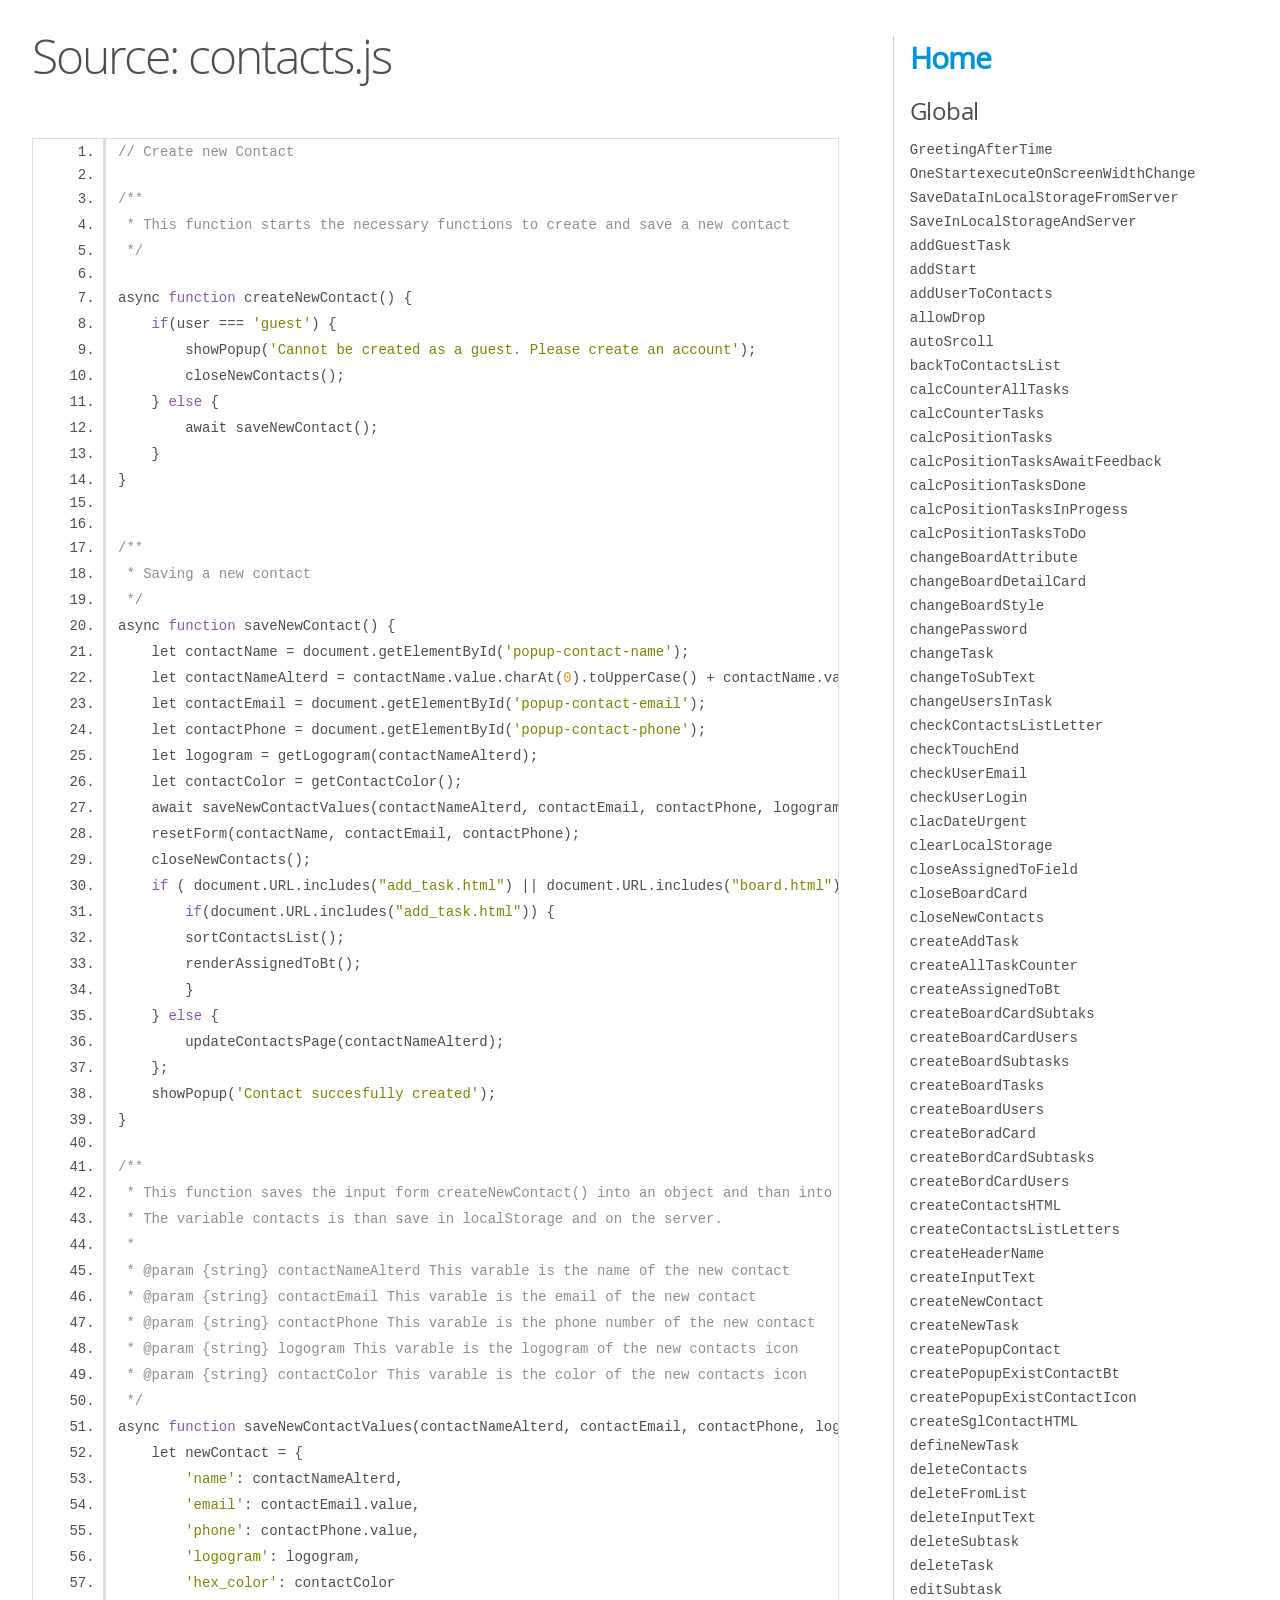
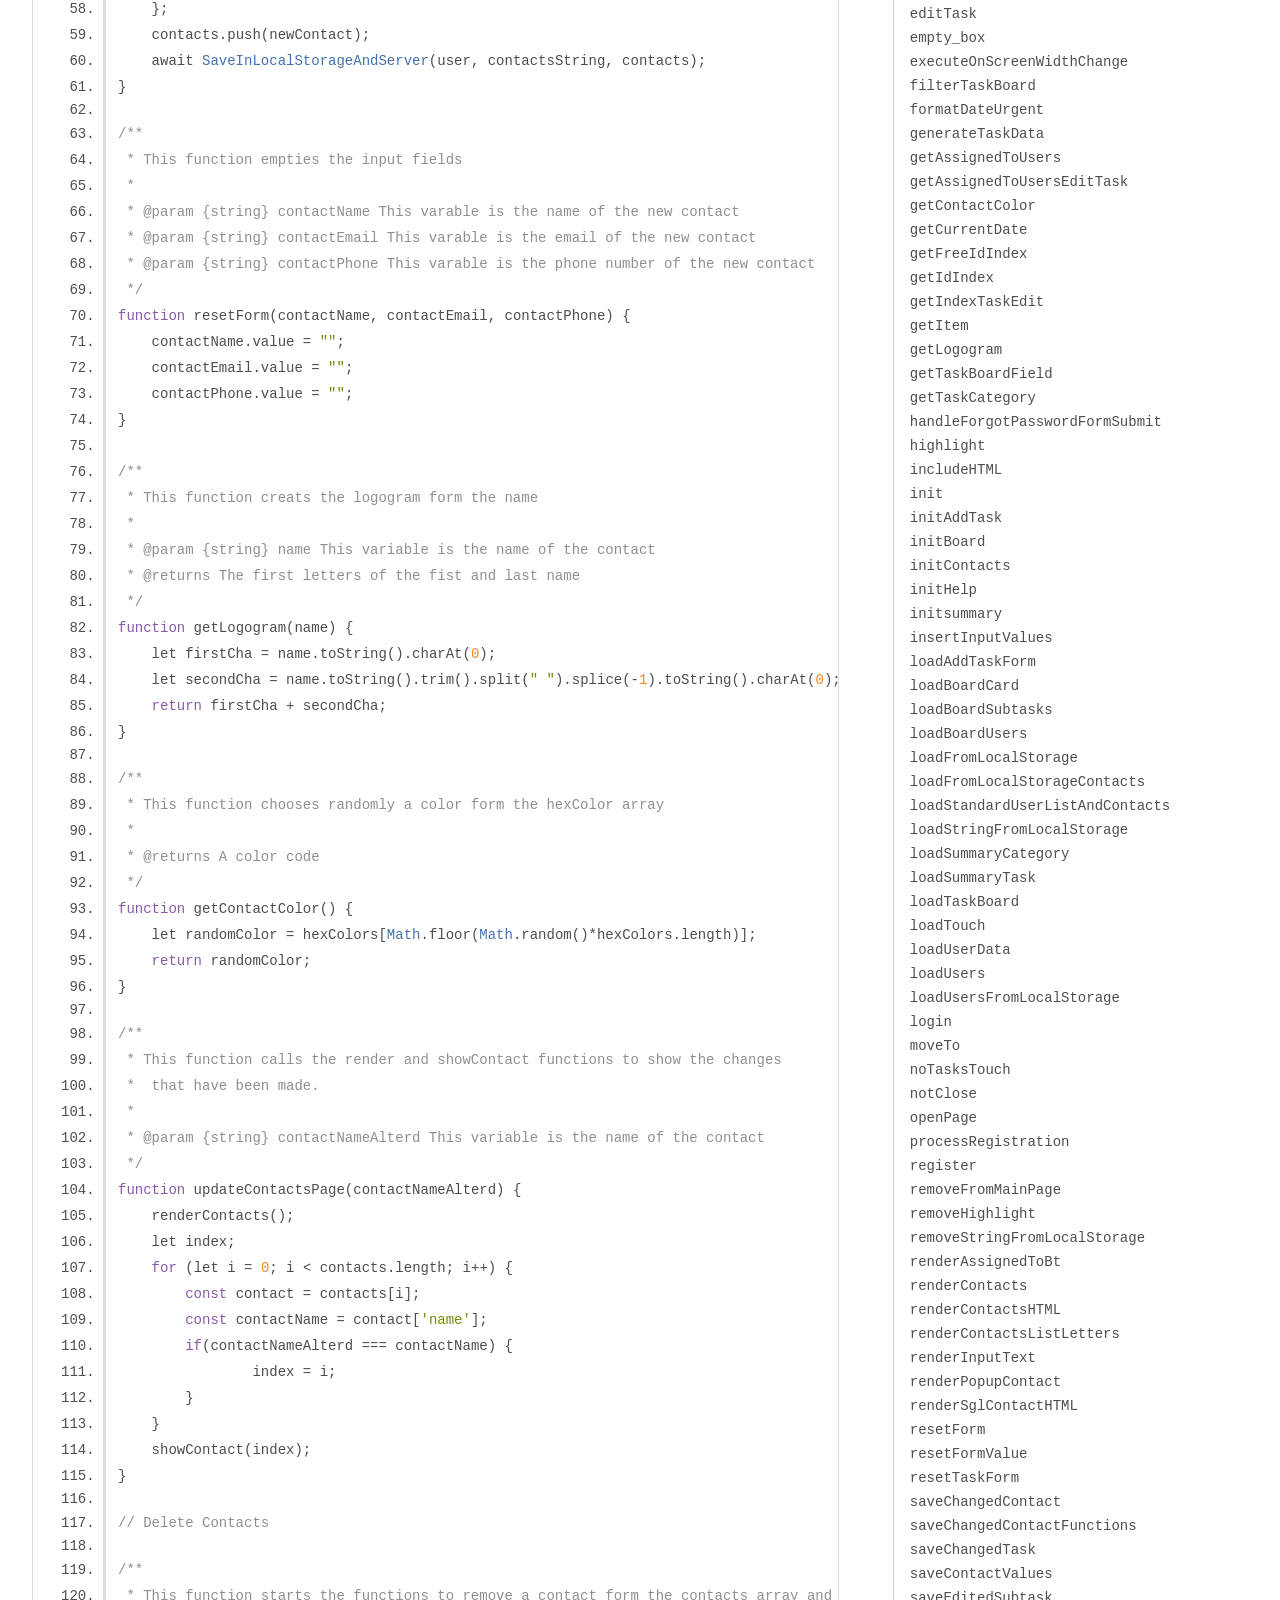
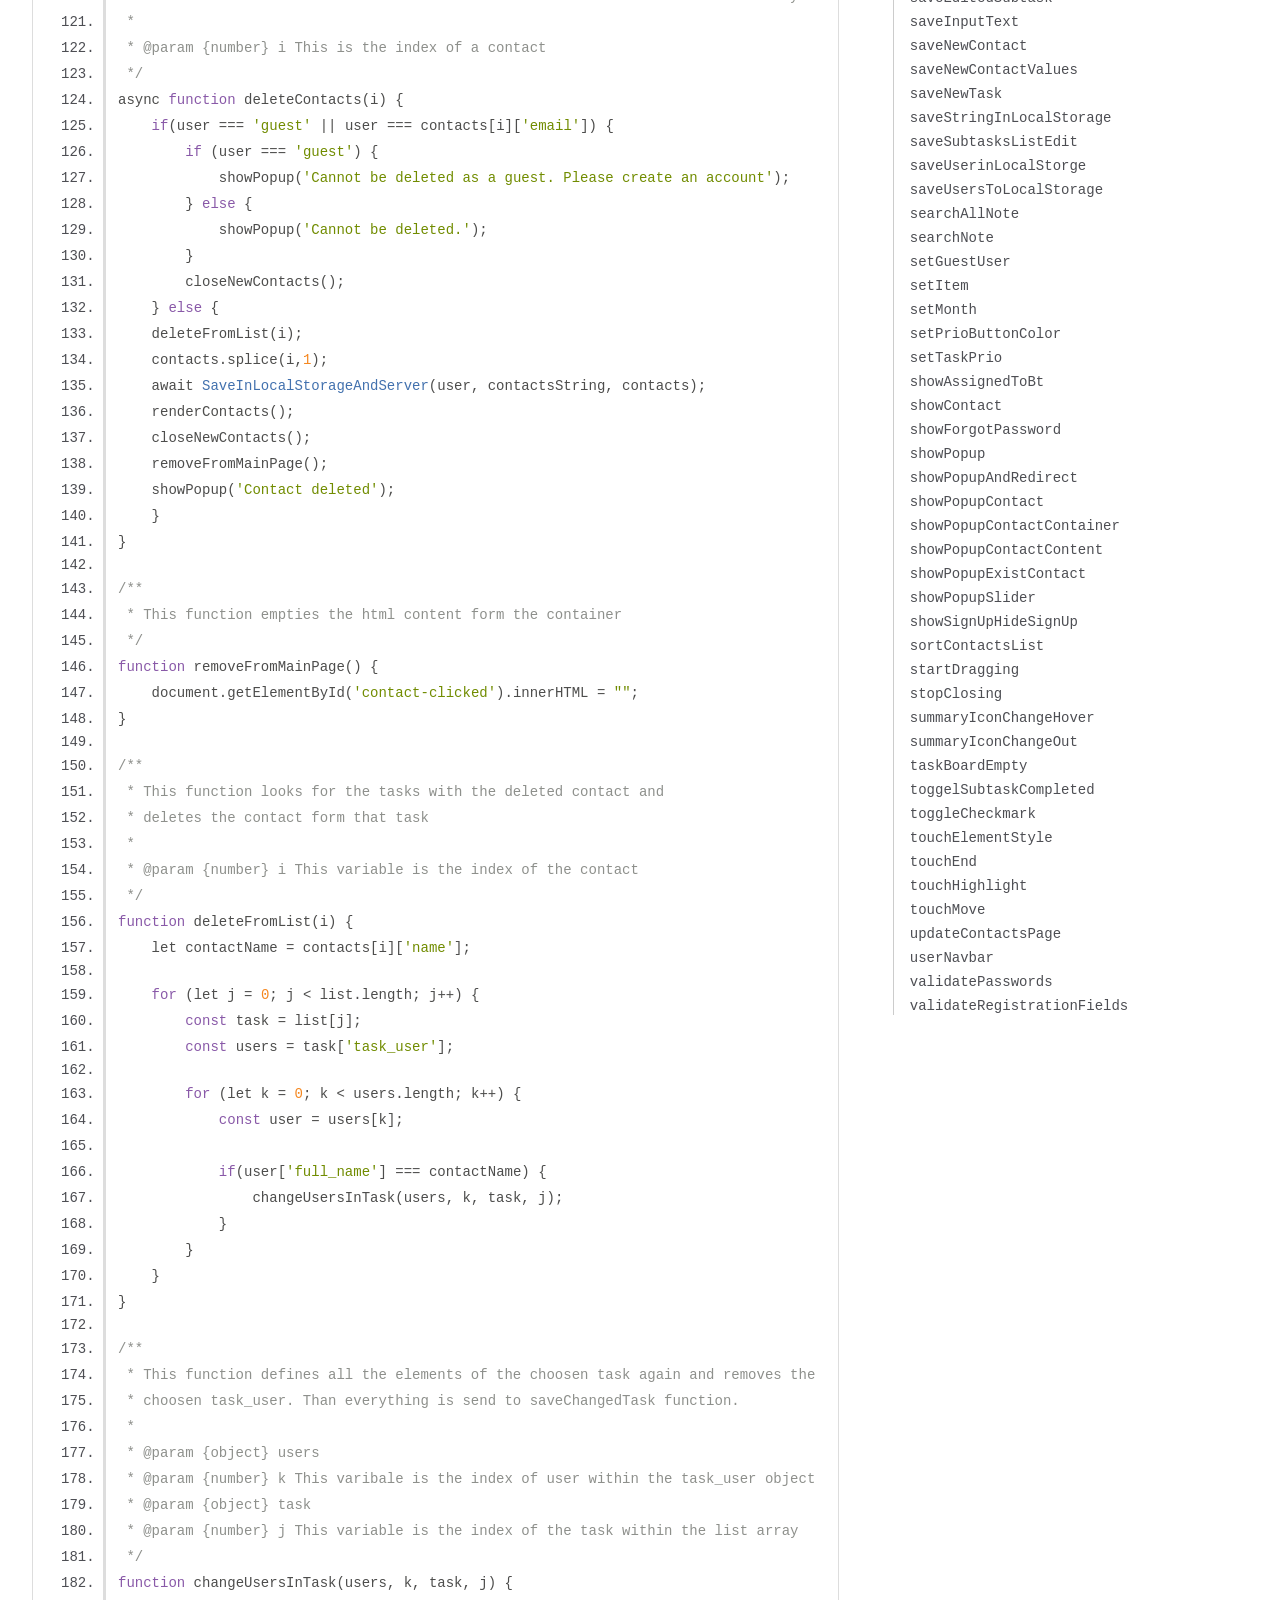
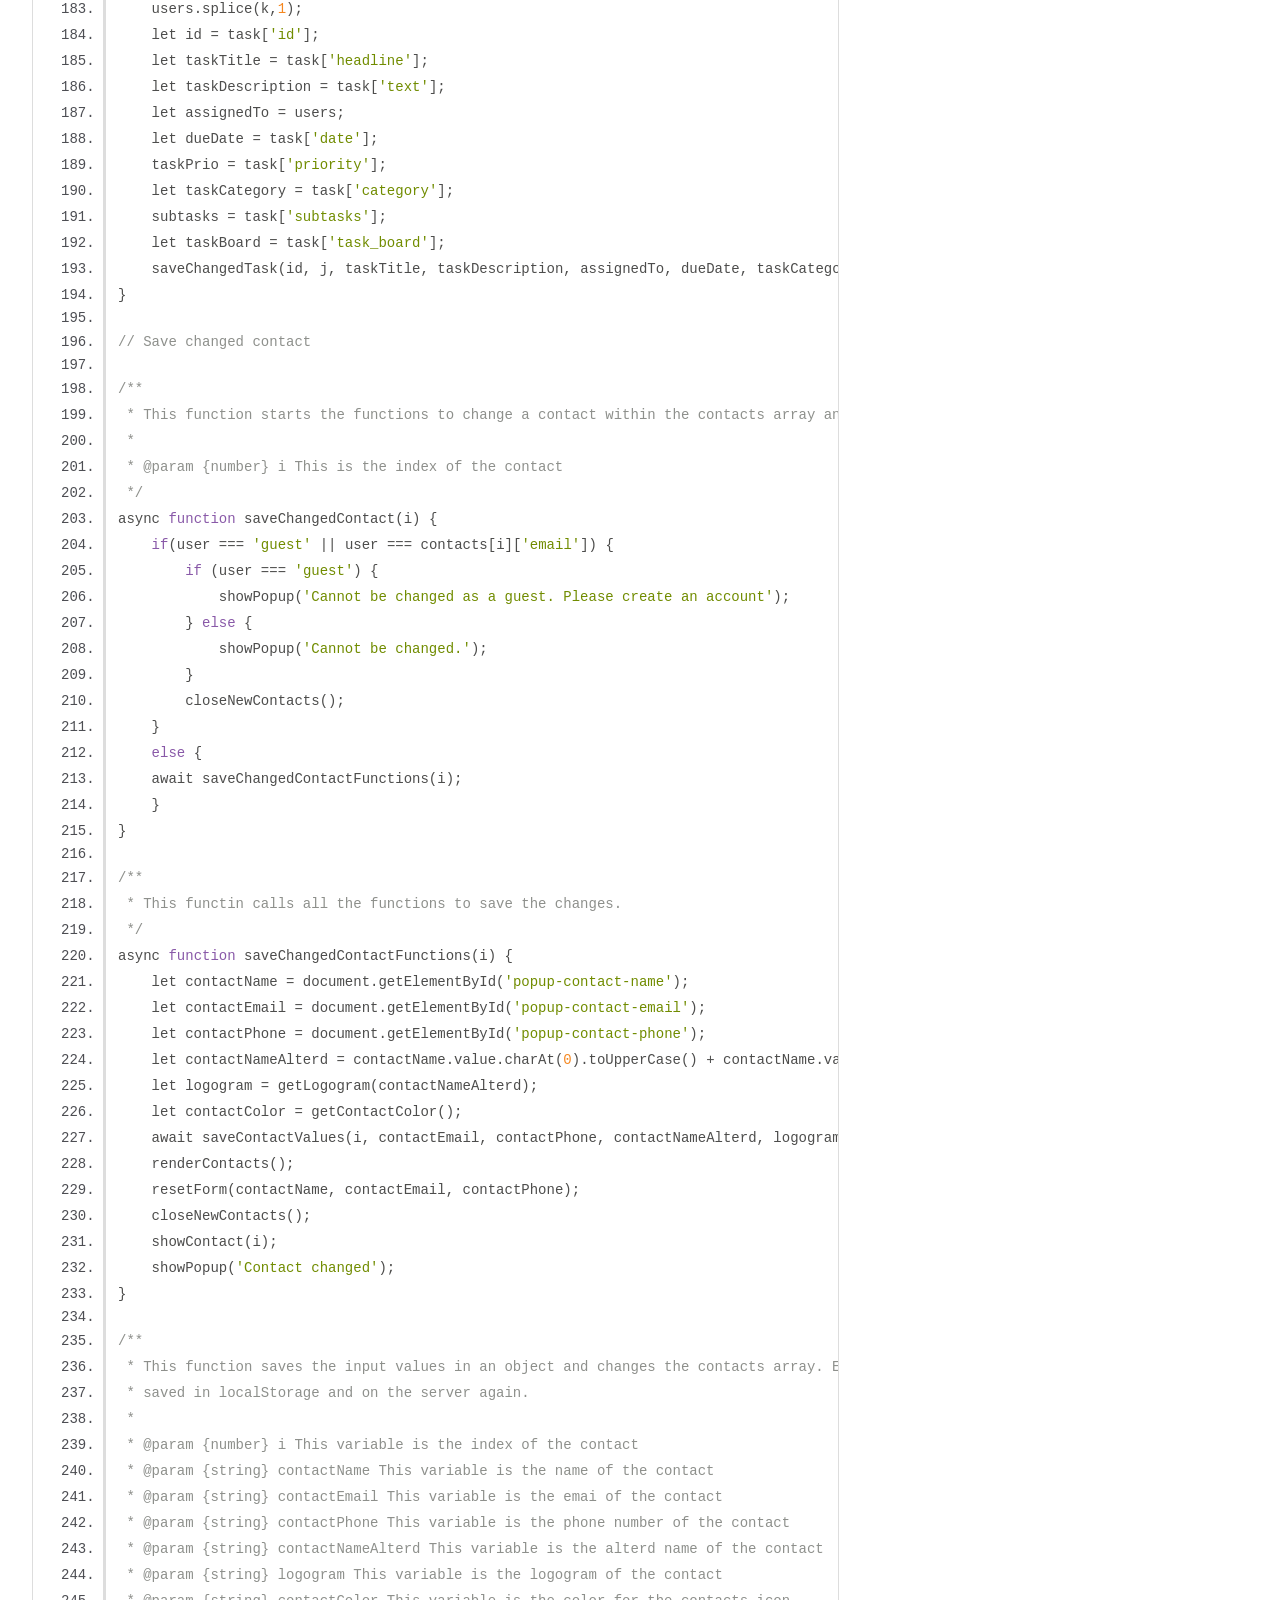
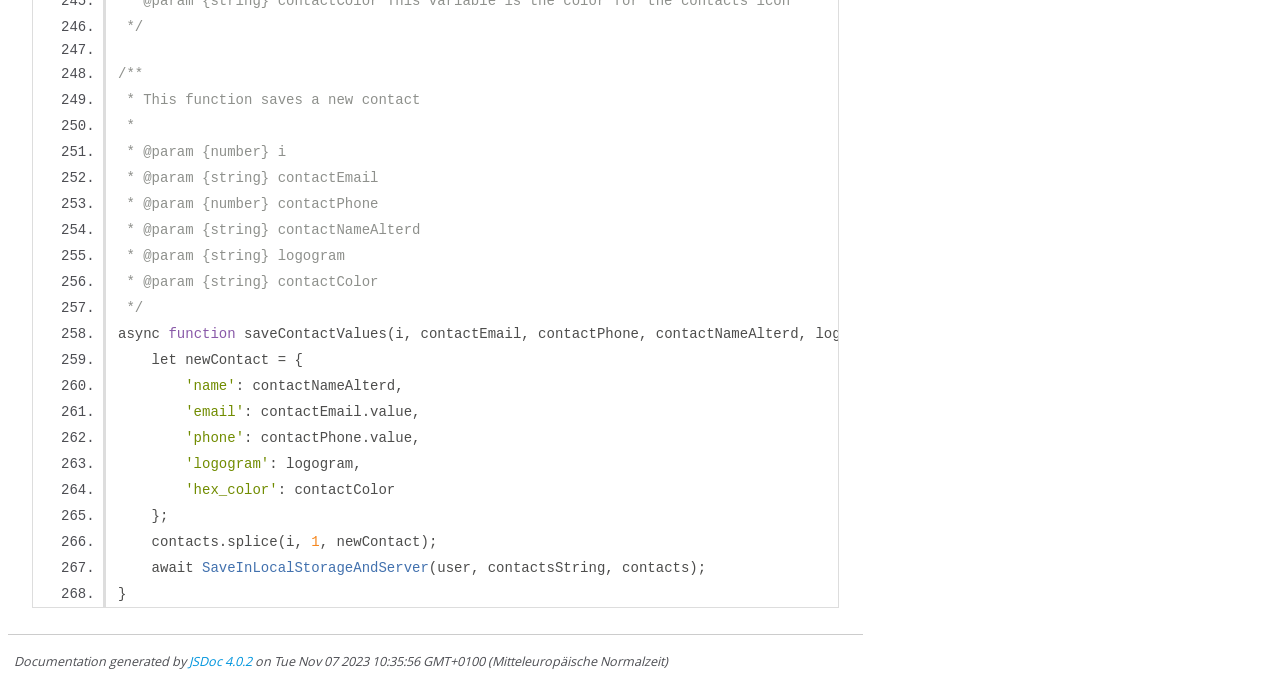
<file: out/contacts.js.html>
<!DOCTYPE html>
<html lang="en">
<head>
    <meta charset="utf-8">
    <title>JSDoc: Source: contacts.js</title>

    <script src="scripts/prettify/prettify.js"> </script>
    <script src="scripts/prettify/lang-css.js"> </script>
    <!--[if lt IE 9]>
      <script src="//html5shiv.googlecode.com/svn/trunk/html5.js"></script>
    <![endif]-->
    <link type="text/css" rel="stylesheet" href="styles/prettify-tomorrow.css">
    <link type="text/css" rel="stylesheet" href="styles/jsdoc-default.css">
</head>

<body>

<div id="main">

    <h1 class="page-title">Source: contacts.js</h1>

    



    
    <section>
        <article>
            <pre class="prettyprint source linenums"><code>// Create new Contact

/**
 * This function starts the necessary functions to create and save a new contact
 */

async function createNewContact() {
    if(user === 'guest') {
        showPopup('Cannot be created as a guest. Please create an account');
        closeNewContacts();
    } else {
        await saveNewContact();
    }
}


/**
 * Saving a new contact
 */
async function saveNewContact() {
    let contactName = document.getElementById('popup-contact-name');
    let contactNameAlterd = contactName.value.charAt(0).toUpperCase() + contactName.value.slice(1);
    let contactEmail = document.getElementById('popup-contact-email');
    let contactPhone = document.getElementById('popup-contact-phone');
    let logogram = getLogogram(contactNameAlterd);
    let contactColor = getContactColor();
    await saveNewContactValues(contactNameAlterd, contactEmail, contactPhone, logogram, contactColor);
    resetForm(contactName, contactEmail, contactPhone);
    closeNewContacts();
    if ( document.URL.includes("add_task.html") || document.URL.includes("board.html")) {
        if(document.URL.includes("add_task.html")) {
        sortContactsList();
        renderAssignedToBt();
        }
    } else {
        updateContactsPage(contactNameAlterd);
    };
    showPopup('Contact succesfully created');
}

/**
 * This function saves the input form createNewContact() into an object and than into the contacts array.
 * The variable contacts is than save in localStorage and on the server.
 * 
 * @param {string} contactNameAlterd This varable is the name of the new contact
 * @param {string} contactEmail This varable is the email of the new contact 
 * @param {string} contactPhone This varable is the phone number of the new contact
 * @param {string} logogram This varable is the logogram of the new contacts icon
 * @param {string} contactColor This varable is the color of the new contacts icon
 */
async function saveNewContactValues(contactNameAlterd, contactEmail, contactPhone, logogram, contactColor) {
    let newContact = {
        'name': contactNameAlterd,
        'email': contactEmail.value,
        'phone': contactPhone.value,
        'logogram': logogram,
        'hex_color': contactColor
    };
    contacts.push(newContact);
    await SaveInLocalStorageAndServer(user, contactsString, contacts);
}

/**
 * This function empties the input fields 
 * 
 * @param {string} contactName This varable is the name of the new contact 
 * @param {string} contactEmail This varable is the email of the new contact  
 * @param {string} contactPhone This varable is the phone number of the new contact 
 */
function resetForm(contactName, contactEmail, contactPhone) {
    contactName.value = "";
    contactEmail.value = "";
    contactPhone.value = "";
}
 
/**
 * This function creats the logogram form the name
 * 
 * @param {string} name This variable is the name of the contact
 * @returns The first letters of the fist and last name
 */
function getLogogram(name) {
    let firstCha = name.toString().charAt(0);
    let secondCha = name.toString().trim().split(" ").splice(-1).toString().charAt(0);
    return firstCha + secondCha;
}

/**
 * This function chooses randomly a color form the hexColor array
 * 
 * @returns A color code
 */
function getContactColor() {
    let randomColor = hexColors[Math.floor(Math.random()*hexColors.length)];
    return randomColor;
}

/**
 * This function calls the render and showContact functions to show the changes
 *  that have been made.
 * 
 * @param {string} contactNameAlterd This variable is the name of the contact
 */
function updateContactsPage(contactNameAlterd) {
    renderContacts();
    let index;    
    for (let i = 0; i &lt; contacts.length; i++) {
        const contact = contacts[i];
        const contactName = contact['name'];
        if(contactNameAlterd === contactName) {
                index = i;
        }
    }
    showContact(index);
}

// Delete Contacts

/**
 * This function starts the functions to remove a contact form the contacts array and saves the changes.
 * 
 * @param {number} i This is the index of a contact
 */
async function deleteContacts(i) {
    if(user === 'guest' || user === contacts[i]['email']) {
        if (user === 'guest') {
            showPopup('Cannot be deleted as a guest. Please create an account');
        } else {
            showPopup('Cannot be deleted.');
        }
        closeNewContacts();
    } else {
    deleteFromList(i);
    contacts.splice(i,1);
    await SaveInLocalStorageAndServer(user, contactsString, contacts);
    renderContacts();
    closeNewContacts();
    removeFromMainPage();
    showPopup('Contact deleted');
    }
}

/**
 * This function empties the html content form the container
 */
function removeFromMainPage() {
    document.getElementById('contact-clicked').innerHTML = "";
}

/**
 * This function looks for the tasks with the deleted contact and
 * deletes the contact form that task
 * 
 * @param {number} i This variable is the index of the contact
 */
function deleteFromList(i) {
    let contactName = contacts[i]['name'];

    for (let j = 0; j &lt; list.length; j++) {
        const task = list[j];
        const users = task['task_user'];

        for (let k = 0; k &lt; users.length; k++) {
            const user = users[k];
            
            if(user['full_name'] === contactName) {
                changeUsersInTask(users, k, task, j);
            }
        }
    }
}

/**
 * This function defines all the elements of the choosen task again and removes the 
 * choosen task_user. Than everything is send to saveChangedTask function.
 * 
 * @param {object} users 
 * @param {number} k This varibale is the index of user within the task_user object
 * @param {object} task 
 * @param {number} j This variable is the index of the task within the list array
 */
function changeUsersInTask(users, k, task, j) {
    users.splice(k,1);
    let id = task['id'];
    let taskTitle = task['headline'];
    let taskDescription = task['text'];
    let assignedTo = users;
    let dueDate = task['date'];
    taskPrio = task['priority'];
    let taskCategory = task['category'];
    subtasks = task['subtasks'];
    let taskBoard = task['task_board'];
    saveChangedTask(id, j, taskTitle, taskDescription, assignedTo, dueDate, taskCategory, taskBoard);    
}

// Save changed contact

/**
 * This function starts the functions to change a contact within the contacts array and saves the changes.
 * 
 * @param {number} i This is the index of the contact
 */
async function saveChangedContact(i) {
    if(user === 'guest' || user === contacts[i]['email']) {
        if (user === 'guest') {
            showPopup('Cannot be changed as a guest. Please create an account');
        } else {
            showPopup('Cannot be changed.');
        }
        closeNewContacts();
    }
    else {
    await saveChangedContactFunctions(i);
    }
}

/**
 * This functin calls all the functions to save the changes.
 */
async function saveChangedContactFunctions(i) {
    let contactName = document.getElementById('popup-contact-name');
    let contactEmail = document.getElementById('popup-contact-email');
    let contactPhone = document.getElementById('popup-contact-phone');
    let contactNameAlterd = contactName.value.charAt(0).toUpperCase() + contactName.value.slice(1)
    let logogram = getLogogram(contactNameAlterd);
    let contactColor = getContactColor();
    await saveContactValues(i, contactEmail, contactPhone, contactNameAlterd, logogram, contactColor);
    renderContacts();
    resetForm(contactName, contactEmail, contactPhone);
    closeNewContacts();
    showContact(i);
    showPopup('Contact changed');
}

/**
 * This function saves the input values in an object and changes the contacts array. Everyting is 
 * saved in localStorage and on the server again.
 * 
 * @param {number} i This variable is the index of the contact
 * @param {string} contactName This variable is the name of the contact
 * @param {string} contactEmail This variable is the emai of the contact
 * @param {string} contactPhone This variable is the phone number of the contact
 * @param {string} contactNameAlterd This variable is the alterd name of the contact
 * @param {string} logogram This variable is the logogram of the contact
 * @param {string} contactColor This variable is the color for the contacts icon
 */

/**
 * This function saves a new contact
 * 
 * @param {number} i 
 * @param {string} contactEmail 
 * @param {number} contactPhone 
 * @param {string} contactNameAlterd 
 * @param {string} logogram 
 * @param {string} contactColor 
 */
async function saveContactValues(i, contactEmail, contactPhone, contactNameAlterd, logogram, contactColor) {
    let newContact = {
        'name': contactNameAlterd,
        'email': contactEmail.value,
        'phone': contactPhone.value,
        'logogram': logogram,
        'hex_color': contactColor
    };
    contacts.splice(i, 1, newContact);
    await SaveInLocalStorageAndServer(user, contactsString, contacts);
}</code></pre>
        </article>
    </section>




</div>

<nav>
    <h2><a href="index.html">Home</a></h2><h3>Global</h3><ul><li><a href="global.html#GreetingAfterTime">GreetingAfterTime</a></li><li><a href="global.html#OneStartexecuteOnScreenWidthChange">OneStartexecuteOnScreenWidthChange</a></li><li><a href="global.html#SaveDataInLocalStorageFromServer">SaveDataInLocalStorageFromServer</a></li><li><a href="global.html#SaveInLocalStorageAndServer">SaveInLocalStorageAndServer</a></li><li><a href="global.html#addGuestTask">addGuestTask</a></li><li><a href="global.html#addStart">addStart</a></li><li><a href="global.html#addUserToContacts">addUserToContacts</a></li><li><a href="global.html#allowDrop">allowDrop</a></li><li><a href="global.html#autoSrcoll">autoSrcoll</a></li><li><a href="global.html#backToContactsList">backToContactsList</a></li><li><a href="global.html#calcCounterAllTasks">calcCounterAllTasks</a></li><li><a href="global.html#calcCounterTasks">calcCounterTasks</a></li><li><a href="global.html#calcPositionTasks">calcPositionTasks</a></li><li><a href="global.html#calcPositionTasksAwaitFeedback">calcPositionTasksAwaitFeedback</a></li><li><a href="global.html#calcPositionTasksDone">calcPositionTasksDone</a></li><li><a href="global.html#calcPositionTasksInProgess">calcPositionTasksInProgess</a></li><li><a href="global.html#calcPositionTasksToDo">calcPositionTasksToDo</a></li><li><a href="global.html#changeBoardAttribute">changeBoardAttribute</a></li><li><a href="global.html#changeBoardDetailCard">changeBoardDetailCard</a></li><li><a href="global.html#changeBoardStyle">changeBoardStyle</a></li><li><a href="global.html#changePassword">changePassword</a></li><li><a href="global.html#changeTask">changeTask</a></li><li><a href="global.html#changeToSubText">changeToSubText</a></li><li><a href="global.html#changeUsersInTask">changeUsersInTask</a></li><li><a href="global.html#checkContactsListLetter">checkContactsListLetter</a></li><li><a href="global.html#checkTouchEnd">checkTouchEnd</a></li><li><a href="global.html#checkUserEmail">checkUserEmail</a></li><li><a href="global.html#checkUserLogin">checkUserLogin</a></li><li><a href="global.html#clacDateUrgent">clacDateUrgent</a></li><li><a href="global.html#clearLocalStorage">clearLocalStorage</a></li><li><a href="global.html#closeAssignedToField">closeAssignedToField</a></li><li><a href="global.html#closeBoardCard">closeBoardCard</a></li><li><a href="global.html#closeNewContacts">closeNewContacts</a></li><li><a href="global.html#createAddTask">createAddTask</a></li><li><a href="global.html#createAllTaskCounter">createAllTaskCounter</a></li><li><a href="global.html#createAssignedToBt">createAssignedToBt</a></li><li><a href="global.html#createBoardCardSubtaks">createBoardCardSubtaks</a></li><li><a href="global.html#createBoardCardUsers">createBoardCardUsers</a></li><li><a href="global.html#createBoardSubtasks">createBoardSubtasks</a></li><li><a href="global.html#createBoardTasks">createBoardTasks</a></li><li><a href="global.html#createBoardUsers">createBoardUsers</a></li><li><a href="global.html#createBoradCard">createBoradCard</a></li><li><a href="global.html#createBordCardSubtasks">createBordCardSubtasks</a></li><li><a href="global.html#createBordCardUsers">createBordCardUsers</a></li><li><a href="global.html#createContactsHTML">createContactsHTML</a></li><li><a href="global.html#createContactsListLetters">createContactsListLetters</a></li><li><a href="global.html#createHeaderName">createHeaderName</a></li><li><a href="global.html#createInputText">createInputText</a></li><li><a href="global.html#createNewContact">createNewContact</a></li><li><a href="global.html#createNewTask">createNewTask</a></li><li><a href="global.html#createPopupContact">createPopupContact</a></li><li><a href="global.html#createPopupExistContactBt">createPopupExistContactBt</a></li><li><a href="global.html#createPopupExistContactIcon">createPopupExistContactIcon</a></li><li><a href="global.html#createSglContactHTML">createSglContactHTML</a></li><li><a href="global.html#defineNewTask">defineNewTask</a></li><li><a href="global.html#deleteContacts">deleteContacts</a></li><li><a href="global.html#deleteFromList">deleteFromList</a></li><li><a href="global.html#deleteInputText">deleteInputText</a></li><li><a href="global.html#deleteSubtask">deleteSubtask</a></li><li><a href="global.html#deleteTask">deleteTask</a></li><li><a href="global.html#editSubtask">editSubtask</a></li><li><a href="global.html#editTask">editTask</a></li><li><a href="global.html#empty_box">empty_box</a></li><li><a href="global.html#executeOnScreenWidthChange">executeOnScreenWidthChange</a></li><li><a href="global.html#filterTaskBoard">filterTaskBoard</a></li><li><a href="global.html#formatDateUrgent">formatDateUrgent</a></li><li><a href="global.html#generateTaskData">generateTaskData</a></li><li><a href="global.html#getAssignedToUsers">getAssignedToUsers</a></li><li><a href="global.html#getAssignedToUsersEditTask">getAssignedToUsersEditTask</a></li><li><a href="global.html#getContactColor">getContactColor</a></li><li><a href="global.html#getCurrentDate">getCurrentDate</a></li><li><a href="global.html#getFreeIdIndex">getFreeIdIndex</a></li><li><a href="global.html#getIdIndex">getIdIndex</a></li><li><a href="global.html#getIndexTaskEdit">getIndexTaskEdit</a></li><li><a href="global.html#getItem">getItem</a></li><li><a href="global.html#getLogogram">getLogogram</a></li><li><a href="global.html#getTaskBoardField">getTaskBoardField</a></li><li><a href="global.html#getTaskCategory">getTaskCategory</a></li><li><a href="global.html#handleForgotPasswordFormSubmit">handleForgotPasswordFormSubmit</a></li><li><a href="global.html#highlight">highlight</a></li><li><a href="global.html#includeHTML">includeHTML</a></li><li><a href="global.html#init">init</a></li><li><a href="global.html#initAddTask">initAddTask</a></li><li><a href="global.html#initBoard">initBoard</a></li><li><a href="global.html#initContacts">initContacts</a></li><li><a href="global.html#initHelp">initHelp</a></li><li><a href="global.html#initsummary">initsummary</a></li><li><a href="global.html#insertInputValues">insertInputValues</a></li><li><a href="global.html#loadAddTaskForm">loadAddTaskForm</a></li><li><a href="global.html#loadBoardCard">loadBoardCard</a></li><li><a href="global.html#loadBoardSubtasks">loadBoardSubtasks</a></li><li><a href="global.html#loadBoardUsers">loadBoardUsers</a></li><li><a href="global.html#loadFromLocalStorage">loadFromLocalStorage</a></li><li><a href="global.html#loadFromLocalStorageContacts">loadFromLocalStorageContacts</a></li><li><a href="global.html#loadStandardUserListAndContacts">loadStandardUserListAndContacts</a></li><li><a href="global.html#loadStringFromLocalStorage">loadStringFromLocalStorage</a></li><li><a href="global.html#loadSummaryCategory">loadSummaryCategory</a></li><li><a href="global.html#loadSummaryTask">loadSummaryTask</a></li><li><a href="global.html#loadTaskBoard">loadTaskBoard</a></li><li><a href="global.html#loadTouch">loadTouch</a></li><li><a href="global.html#loadUserData">loadUserData</a></li><li><a href="global.html#loadUsers">loadUsers</a></li><li><a href="global.html#loadUsersFromLocalStorage">loadUsersFromLocalStorage</a></li><li><a href="global.html#login">login</a></li><li><a href="global.html#moveTo">moveTo</a></li><li><a href="global.html#noTasksTouch">noTasksTouch</a></li><li><a href="global.html#notClose">notClose</a></li><li><a href="global.html#openPage">openPage</a></li><li><a href="global.html#processRegistration">processRegistration</a></li><li><a href="global.html#register">register</a></li><li><a href="global.html#removeFromMainPage">removeFromMainPage</a></li><li><a href="global.html#removeHighlight">removeHighlight</a></li><li><a href="global.html#removeStringFromLocalStorage">removeStringFromLocalStorage</a></li><li><a href="global.html#renderAssignedToBt">renderAssignedToBt</a></li><li><a href="global.html#renderContacts">renderContacts</a></li><li><a href="global.html#renderContactsHTML">renderContactsHTML</a></li><li><a href="global.html#renderContactsListLetters">renderContactsListLetters</a></li><li><a href="global.html#renderInputText">renderInputText</a></li><li><a href="global.html#renderPopupContact">renderPopupContact</a></li><li><a href="global.html#renderSglContactHTML">renderSglContactHTML</a></li><li><a href="global.html#resetForm">resetForm</a></li><li><a href="global.html#resetFormValue">resetFormValue</a></li><li><a href="global.html#resetTaskForm">resetTaskForm</a></li><li><a href="global.html#saveChangedContact">saveChangedContact</a></li><li><a href="global.html#saveChangedContactFunctions">saveChangedContactFunctions</a></li><li><a href="global.html#saveChangedTask">saveChangedTask</a></li><li><a href="global.html#saveContactValues">saveContactValues</a></li><li><a href="global.html#saveEditedSubtask">saveEditedSubtask</a></li><li><a href="global.html#saveInputText">saveInputText</a></li><li><a href="global.html#saveNewContact">saveNewContact</a></li><li><a href="global.html#saveNewContactValues">saveNewContactValues</a></li><li><a href="global.html#saveNewTask">saveNewTask</a></li><li><a href="global.html#saveStringInLocalStorage">saveStringInLocalStorage</a></li><li><a href="global.html#saveSubtasksListEdit">saveSubtasksListEdit</a></li><li><a href="global.html#saveUserinLocalStorge">saveUserinLocalStorge</a></li><li><a href="global.html#saveUsersToLocalStorage">saveUsersToLocalStorage</a></li><li><a href="global.html#searchAllNote">searchAllNote</a></li><li><a href="global.html#searchNote">searchNote</a></li><li><a href="global.html#setGuestUser">setGuestUser</a></li><li><a href="global.html#setItem">setItem</a></li><li><a href="global.html#setMonth">setMonth</a></li><li><a href="global.html#setPrioButtonColor">setPrioButtonColor</a></li><li><a href="global.html#setTaskPrio">setTaskPrio</a></li><li><a href="global.html#showAssignedToBt">showAssignedToBt</a></li><li><a href="global.html#showContact">showContact</a></li><li><a href="global.html#showForgotPassword">showForgotPassword</a></li><li><a href="global.html#showPopup">showPopup</a></li><li><a href="global.html#showPopupAndRedirect">showPopupAndRedirect</a></li><li><a href="global.html#showPopupContact">showPopupContact</a></li><li><a href="global.html#showPopupContactContainer">showPopupContactContainer</a></li><li><a href="global.html#showPopupContactContent">showPopupContactContent</a></li><li><a href="global.html#showPopupExistContact">showPopupExistContact</a></li><li><a href="global.html#showPopupSlider">showPopupSlider</a></li><li><a href="global.html#showSignUpHideSignUp">showSignUpHideSignUp</a></li><li><a href="global.html#sortContactsList">sortContactsList</a></li><li><a href="global.html#startDragging">startDragging</a></li><li><a href="global.html#stopClosing">stopClosing</a></li><li><a href="global.html#summaryIconChangeHover">summaryIconChangeHover</a></li><li><a href="global.html#summaryIconChangeOut">summaryIconChangeOut</a></li><li><a href="global.html#taskBoardEmpty">taskBoardEmpty</a></li><li><a href="global.html#toggelSubtaskCompleted">toggelSubtaskCompleted</a></li><li><a href="global.html#toggleCheckmark">toggleCheckmark</a></li><li><a href="global.html#touchElementStyle">touchElementStyle</a></li><li><a href="global.html#touchEnd">touchEnd</a></li><li><a href="global.html#touchHighlight">touchHighlight</a></li><li><a href="global.html#touchMove">touchMove</a></li><li><a href="global.html#updateContactsPage">updateContactsPage</a></li><li><a href="global.html#userNavbar">userNavbar</a></li><li><a href="global.html#validatePasswords">validatePasswords</a></li><li><a href="global.html#validateRegistrationFields">validateRegistrationFields</a></li></ul>
</nav>

<br class="clear">

<footer>
    Documentation generated by <a href="https://github.com/jsdoc/jsdoc">JSDoc 4.0.2</a> on Tue Nov 07 2023 10:35:56 GMT+0100 (Mitteleuropäische Normalzeit)
</footer>

<script> prettyPrint(); </script>
<script src="scripts/linenumber.js"> </script>
</body>
</html>
</file>
<file: css/style.css>
body {
    margin: 0;
    background-color: #F6F7F8;
    font-family: 'Inter', sans-serif;
}

body::-webkit-scrollbar {
    width: 16px;
}

body::-webkit-scrollbar-track {
    background: #ffffff;
}

body::-webkit-scrollbar-thumb {
    background-color: #6C757D;
    border-radius: 10px;
    border: 3px solid #ffffff;
}

form::-webkit-scrollbar {
    width: 16px;
}

form::-webkit-scrollbar-track {
    background: #ffffff;
}

form::-webkit-scrollbar-thumb {
    background-color: #6C757D;
    border-radius: 10px;
    border: 3px solid #ffffff;
}

.d-none {
    display: none !important;
}

.landscape-stop{
    position: relative;
    height: 100vh;
width: 100%;
z-index: 100;
}

/* Login */
.begin {
    height: 98vh;
    display: flex;
    justify-content: center;
    align-items: center;
}

.login {
    background-color: white;
    height: fit-content;
    width: 570px;
    border-radius: 15px;
    box-shadow: -2px 0px 6px 0px rgb(0, 0, 0, 0.2);
    display: flex;
    flex-direction: column;
    justify-content: center;
    align-items: center;
    z-index: 2;
    padding-top: 25px;
    padding-bottom: 25px;
    transition: all 0.5s;

}

.login-headline {
    font-size: 40px;
    margin-bottom: 0px;
    margin-top: 0px;
}

.sign-up-headline {
    font-size: 40px;
    margin-bottom: 0px;
    margin-top: 12px;
}

.VectorImg {
    width: 100px;
    height: 2px;
}

.email-login input {
    display: flex;
    border-radius: 7px;
    border: 1px solid #c0c0c0;
    font-size: 18px;
    box-sizing: border-box;
    height: 40px;
    width: 380px;
    padding: 10px;
    margin-top: 17px;
}

.mail-img {
    background-image: url('../img/mail.svg') !important;
    background-position: calc(100% - 5px) 8px !important;
    background-size: 20px !important;
    background-repeat: no-repeat !important;
}

.form {
    display: flex;
    justify-content: center;
    flex-direction: column;
    align-items: center;
}

.email-login input::placeholder {
    color: #bebcbc;
}

.header-icon {
    display: flex;
    justify-content: center;
    align-items: center;
    padding: 12px;
    border-radius: 100%;
    color: white;
    border: 2px solid black;
    height: 30px;
    width: 30px;
}

.password-img {
    background-image: url('../img/lock.svg') !important;
    background-position: calc(100% - 5px) 8px !important;
    background-size: 20px !important;
    background-repeat: no-repeat !important;
}

.name-img {
    background-image: url('../img/person.svg') !important;
    background-position: 350px 8px !important;
    background-size: 20px !important;
    background-repeat: no-repeat !important;
}

.password-login input::placeholder {
    color: #bebcbc;
}

.checkbox {
    margin-top: 15px;
    margin-bottom: 15px;
    display: flex;
    align-items: center;
    justify-content: center;
    width: 100%;
}

.checkbox-sign-up {
    position: absolute;
    display: flex;
    align-items: center;
    margin-top: 300px;
}

.password {
    color: #29ABE2;
    font-size: 15px;
    cursor: pointer;
    margin-left: 40px;
}

.password:hover {
    transform: scale(1.1);
    text-decoration: underline;
}

.login-button {
    border-radius: 5px;
    width: fit-content;
    height: 43px;
    border: none;
    font-size: 20px;
    font-weight: bold;
    background-color: #2A3647;
    color: white;
    cursor: pointer;
    margin-right: 5px;
    transition: all 0.5s;
    padding-left: 25px;
    padding-right: 25px;
}

.login-button:hover {
    background-color: #29ABE2;
    box-shadow: -2px 0px 6px 0px rgb(0, 0, 0, 0.7);
}

.login-box {
    position: relative;
    display: flex;
    justify-content: space-evenly;
    align-items: center;
    width: 100%;
    transition: all 0.5s;
}

.Guest-button {
    border-radius: 5px;
    width: 160px;
    height: 42px;
    border: 2px solid #2A3647;
    font-size: 20px;
    font-weight: bold;
    background-color: white;
    cursor: pointer;
    display: flex;
    justify-content: center;
    align-items: center;
    margin-left: 5px;
}

.Guest-button:hover {
    color: #29ABE2;
    border-color: #29ABE2;
    box-shadow: -2px 0px 6px 0px rgb(0, 0, 0, 0.7);
}

.SignupButton {
    display: flex;
    align-items: center;
    position: absolute;
    top: 75px;
    right: 60px;
    transition: all 0.5s;
}

.SignupBtn {
    margin-right: 20px;
}

.capaAnimation {
    animation: background-fade 1.2s ease-in-out;
    position: absolute;
    top: 0;
    left: 0;
    bottom: 0;
    right: 0;
    z-index: 1;
    transition: all 0.5s;
}

.capaImg {
    transform: translate(0px, 0px);
    animation: logoAnimation 1.8s ease-in-out;
    position: absolute;
    top: 70px;
    left: 70px;
    transition: all 0.5s;
    z-index: 20;
}

@keyframes logoAnimation {
    from {
        top: calc(100vh - 50%);
        left: calc(100vw - 50%);
        scale: 200%;
    }

    to {
        top: 70px;
        left: 70px;
    }
}

@keyframes background-fade {
    0% {
        background: #ffffff;
        z-index: 3;
    }

    99% {
        z-index: 3;
    }

    100% {
        background: none;
        z-index: 1;
    }
}

@keyframes buttonAnimation {
    0% {
        transform: translate(0px);
        z-index: 5;
    }

    99% {
        transform: translate(0px, -150px);
        z-index: 5;
    }

    100% {
        z-index: -5;
    }
}

/* Login */

/* Sign-up */
.sign-up {
    background-color: white;
    height: fit-content;
    width: 570px;
    border-radius: 15px;
    box-shadow: -2px 0px 6px 0px rgb(0, 0, 0, 0.2);
    display: flex;
    flex-direction: column;
    justify-content: center;
    align-items: center;
    z-index: 2;
    padding-bottom: 20px;
    transition: all 0.5s;
}

.arrow-img {
    position: relative;
    margin-left: -55px;
    cursor: pointer;
    top: 60px;
    transform: scale(0.85);
}

.forgot-box {
    display: flex;
    justify-content: center;
    align-items: center;
}

.forgot-box img {
    margin-right: 10px;
}

.arrow-img:hover {
    transform: scale(1.2);
}

.d-none {
    display: none;
}

.footer {
    display: flex;
    justify-content: center;
    cursor: pointer;
    width: 100%;
    position: absolute;
    gap: 30px;
    margin-top: -70px;
    z-index: 1;
}

.footer a {
    text-decoration: none;
    color: #b0aeae;
}

.footer a:hover {
    transform: scale(1.1);
    color: #29ABE2;
}

.popup {
    color: white;
    background-color: rgb(42, 54, 71);
    position: fixed;
    left: 50%;
    transform: translateX(-50%);
    padding: 20px;
    border-radius: 10px;
    box-shadow: none;
    transition: top 0.5s ease-in-out;
    top: -100px;
    z-index: 10;
    text-align: center;
}

.error-message {
    position: fixed;
    top: 38vh;
    margin-left: -135px;
    font-size: 14px;
    color: rgb(227, 100, 100);
}

.register-error-message {
    position: absolute;
    top: 46vh;
    margin-left: -167px;
    font-size: 14px;
    color: rgb(227, 100, 100);
}

.register-error-message-passwort {
    position: absolute;
    margin-top: -5px;
    margin-left: -170px;
    font-size: 14px;
    color: rgb(227, 100, 100);
}

.sign-up-privacy {
    color: #29ABE2;
    font-size: 15px;
    cursor: pointer;
    text-decoration: none;
    margin-left: 6px;
    margin-bottom: 1px;
}

.sign-up-privacy:hover {
    transform: scale(1.1);
    text-decoration: underline;

}

/* Sign-up */

.forgot-password-container {
    background-color: white;
    height: fit-content;
    width: 570px;
    border-radius: 15px;
    box-shadow: -2px 0px 6px 0px rgb(0, 0, 0, 0.2);
    display: flex;
    flex-direction: column;
    justify-content: center;
    align-items: center;
    text-align: center;
    z-index: 2;
    padding-top: 25px;
    padding-bottom: 25px;
}

.password-container {
    display: flex;
    flex-direction: column;
    align-items: center;
}

.password-btn {
    border-radius: 5px;
    height: 42px;
    border: none;
    font-size: 20px;
    font-weight: bold;
    background-color: #2A3647;
    color: white;
    margin-top: 30px;
    cursor: pointer;
    padding-left: 10px;
    padding-right: 10px;
}

.password-btn:hover {
    background-color: #29ABE2;
    box-shadow: -2px 0px 6px 0px rgb(0, 0, 0, 0.7);
}

.password-headline {
    font-size: 40px;
    margin: 0;
}

.password-span {
    margin-top: 30px;
    margin-bottom: 10px;
    padding: 0px 50px 0px 50px;
}

.password-arrow-img {
    position: relative;
    cursor: pointer;
}

.password-arrow-img:hover {
    transform: scale(1.2);
}

.privacy_policy a {
    text-decoration: none;
    color: #29ABE2;
    font-size: 15px;
    cursor: pointer;
}

.privacy_policy a:hover {
    transform: scale(1.1);
    text-decoration: underline;
}

@media (max-width: 1000px) {
    .capaImg {
        top: 50px;
        left: 50px;
        width: 50px;
        transition: all 0.5s;
    }

    @keyframes logoAnimation {
        from {
            top: calc(100vh - 50%);
            left: calc(100vw - 50%);
            scale: 200%;
        }

        to {
            top: 50px;
            left: 50px;
        }
    }


}

@media (max-width: 600px) {

    .checkbox-sign-up {
        margin-top: 310px;
    }

    .form {
        display: flex;
        flex-direction: column;
        align-items: center;
        margin-top: 14px;
        width: 90%;
    }

    .login-box {
        flex-wrap: wrap;
    }

    .SignupButton {
        position: relative;
        display: flex;
        justify-content: center;
        align-items: center;
        top: 80px;
        right: 0;
        left: 0;
        height: 0;
        width: 100%;
        gap: 17px;
        transition: all 0.5s;
        flex-wrap: wrap;
    }

    .footer {
        margin-top: -30px;
    }

    .SignupBtn {
        margin-right: 0px;
        transition: all 0.5s;
    }

    .login {
        height: fit-content;
        width: 100%;
        margin-left: 5%;
        margin-right: 5%;
        transition: all 0.5s;
    }

    .sign-up {
        height: fit-content;
        width: 100%;
        padding-bottom: 20px;
        margin-left: 5%;
        margin-right: 5%;
        transition: all 0.5s;
    }

    .forgot-password-container {
        width: 100%;
        margin-left: 5%;
        margin-right: 5%;
    }

    .forgot-box {
        margin: 0;
        margin-left: 10px;
    }

}

@media (max-width: 440px) {
    .none {
        -webkit-transform: scale(0.85);
        -moz-transform: scale(0.85);
        -ms-transform: scale(0.85);
        -o-transform: scale(0.85);
        transform: scale(0.85);
    }

    .checkbox-sign-up {
        -webkit-transform: scale(0.85);
        -moz-transform: scale(0.85);
        -ms-transform: scale(0.85);
        -o-transform: scale(0.85);
        transform: scale(0.85);
    }

    .arrow-img {
        margin-left: -40px;
        top: 60px;
        transform: scale(0.85);
    }

    .login-box {
        gap: 15px;
    }

    .checkbox {
        transition: all 0.5s;
    }

    .checkbox span {
        font-size: 12px;
    }

    .password {
        margin-left: 10px;
    }


    .password-login input {
        width: 100%;

    }

    .email-login input {
        width: 100%;
    }

    .login {
        height: fit-content;
        padding-top: 20px;
        padding-bottom: 20px;
        transition: all 0.5s;
    }



    .register-error-message {
        margin-left: -80px;
    }

    .register-error-message-passwort {
        margin-left: -80px;
    }

    .capaImg {
        top: 25px;
        left: 25px;
        width: 40px;
        transition: all 0.5s;
    }

    @keyframes logoAnimation {
        from {
            top: calc(100vh - 50%);
            left: calc(100vw - 50%);
            scale: 200%;
        }

        to {
            top: 25px;
            left: 25px;
        }
    }

    .name-img {
        background-position: calc(100% - 5px) 8px !important;
    }
}

@media (min-height: 600px) {
    .landscape-stop{
        display: none;
    }
}

@media (max-height: 600px) {
    .landscape-stop{
        position: fixed;
        overflow: hidden;
        background-color: #6C757D;
        z-index: 99 !important;
        height: 100%;
        width: 100%;
        border-color: #2A3647;
        display: flex;
        justify-content: center;
        align-items: center;
    }
}
</file>
<file: css/fonts.css>
/* inter-100 - latin */
@font-face {
    font-display: swap;
    /* Check https://developer.mozilla.org/en-US/docs/Web/CSS/@font-face/font-display for other options. */
    font-family: 'Inter';
    font-style: normal;
    font-weight: 100;
    src: url('../fonts/inter-v13-latin-100.woff2') format('woff2');
    /* Chrome 36+, Opera 23+, Firefox 39+, Safari 12+, iOS 10+ */
}

/* inter-200 - latin */
@font-face {
    font-display: swap;
    /* Check https://developer.mozilla.org/en-US/docs/Web/CSS/@font-face/font-display for other options. */
    font-family: 'Inter';
    font-style: normal;
    font-weight: 200;
    src: url('../fonts/inter-v13-latin-200.woff2') format('woff2');
    /* Chrome 36+, Opera 23+, Firefox 39+, Safari 12+, iOS 10+ */
}

/* inter-300 - latin */
@font-face {
    font-display: swap;
    /* Check https://developer.mozilla.org/en-US/docs/Web/CSS/@font-face/font-display for other options. */
    font-family: 'Inter';
    font-style: normal;
    font-weight: 300;
    src: url('../fonts/inter-v13-latin-300.woff2') format('woff2');
    /* Chrome 36+, Opera 23+, Firefox 39+, Safari 12+, iOS 10+ */
}

/* inter-regular - latin */
@font-face {
    font-display: swap;
    /* Check https://developer.mozilla.org/en-US/docs/Web/CSS/@font-face/font-display for other options. */
    font-family: 'Inter';
    font-style: normal;
    font-weight: 400;
    src: url('../fonts/inter-v13-latin-regular.woff2') format('woff2');
    /* Chrome 36+, Opera 23+, Firefox 39+, Safari 12+, iOS 10+ */
}

/* inter-500 - latin */
@font-face {
    font-display: swap;
    /* Check https://developer.mozilla.org/en-US/docs/Web/CSS/@font-face/font-display for other options. */
    font-family: 'Inter';
    font-style: normal;
    font-weight: 500;
    src: url('../fonts/inter-v13-latin-500.woff2') format('woff2');
    /* Chrome 36+, Opera 23+, Firefox 39+, Safari 12+, iOS 10+ */
}

/* inter-600 - latin */
@font-face {
    font-display: swap;
    /* Check https://developer.mozilla.org/en-US/docs/Web/CSS/@font-face/font-display for other options. */
    font-family: 'Inter';
    font-style: normal;
    font-weight: 600;
    src: url('../fonts/inter-v13-latin-600.woff2') format('woff2');
    /* Chrome 36+, Opera 23+, Firefox 39+, Safari 12+, iOS 10+ */
}

/* inter-700 - latin */
@font-face {
    font-display: swap;
    /* Check https://developer.mozilla.org/en-US/docs/Web/CSS/@font-face/font-display for other options. */
    font-family: 'Inter';
    font-style: normal;
    font-weight: 700;
    src: url('../fonts/inter-v13-latin-700.woff2') format('woff2');
    /* Chrome 36+, Opera 23+, Firefox 39+, Safari 12+, iOS 10+ */
}

/* inter-800 - latin */
@font-face {
    font-display: swap;
    /* Check https://developer.mozilla.org/en-US/docs/Web/CSS/@font-face/font-display for other options. */
    font-family: 'Inter';
    font-style: normal;
    font-weight: 800;
    src: url('../fonts/inter-v13-latin-800.woff2') format('woff2');
    /* Chrome 36+, Opera 23+, Firefox 39+, Safari 12+, iOS 10+ */
}

/* inter-900 - latin */
@font-face {
    font-display: swap;
    /* Check https://developer.mozilla.org/en-US/docs/Web/CSS/@font-face/font-display for other options. */
    font-family: 'Inter';
    font-style: normal;
    font-weight: 900;
    src: url('../fonts/inter-v13-latin-900.woff2') format('woff2');
    /* Chrome 36+, Opera 23+, Firefox 39+, Safari 12+, iOS 10+ */
}
</file>
<file: out/styles/prettify-tomorrow.css>
/* Tomorrow Theme */
/* Original theme - https://github.com/chriskempson/tomorrow-theme */
/* Pretty printing styles. Used with prettify.js. */
/* SPAN elements with the classes below are added by prettyprint. */
/* plain text */
.pln {
  color: #4d4d4c; }

@media screen {
  /* string content */
  .str {
    color: #718c00; }

  /* a keyword */
  .kwd {
    color: #8959a8; }

  /* a comment */
  .com {
    color: #8e908c; }

  /* a type name */
  .typ {
    color: #4271ae; }

  /* a literal value */
  .lit {
    color: #f5871f; }

  /* punctuation */
  .pun {
    color: #4d4d4c; }

  /* lisp open bracket */
  .opn {
    color: #4d4d4c; }

  /* lisp close bracket */
  .clo {
    color: #4d4d4c; }

  /* a markup tag name */
  .tag {
    color: #c82829; }

  /* a markup attribute name */
  .atn {
    color: #f5871f; }

  /* a markup attribute value */
  .atv {
    color: #3e999f; }

  /* a declaration */
  .dec {
    color: #f5871f; }

  /* a variable name */
  .var {
    color: #c82829; }

  /* a function name */
  .fun {
    color: #4271ae; } }
/* Use higher contrast and text-weight for printable form. */
@media print, projection {
  .str {
    color: #060; }

  .kwd {
    color: #006;
    font-weight: bold; }

  .com {
    color: #600;
    font-style: italic; }

  .typ {
    color: #404;
    font-weight: bold; }

  .lit {
    color: #044; }

  .pun, .opn, .clo {
    color: #440; }

  .tag {
    color: #006;
    font-weight: bold; }

  .atn {
    color: #404; }

  .atv {
    color: #060; } }
/* Style */
/*
pre.prettyprint {
  background: white;
  font-family: Consolas, Monaco, 'Andale Mono', monospace;
  font-size: 12px;
  line-height: 1.5;
  border: 1px solid #ccc;
  padding: 10px; }
*/

/* Specify class=linenums on a pre to get line numbering */
ol.linenums {
  margin-top: 0;
  margin-bottom: 0; }

/* IE indents via margin-left */
li.L0,
li.L1,
li.L2,
li.L3,
li.L4,
li.L5,
li.L6,
li.L7,
li.L8,
li.L9 {
  /* */ }

/* Alternate shading for lines */
li.L1,
li.L3,
li.L5,
li.L7,
li.L9 {
  /* */ }
</file>
<file: out/styles/jsdoc-default.css>
@font-face {
    font-family: 'Open Sans';
    font-weight: normal;
    font-style: normal;
    src: url('../fonts/OpenSans-Regular-webfont.eot');
    src:
        local('Open Sans'),
        local('OpenSans'),
        url('../fonts/OpenSans-Regular-webfont.eot?#iefix') format('embedded-opentype'),
        url('../fonts/OpenSans-Regular-webfont.woff') format('woff'),
        url('../fonts/OpenSans-Regular-webfont.svg#open_sansregular') format('svg');
}

@font-face {
    font-family: 'Open Sans Light';
    font-weight: normal;
    font-style: normal;
    src: url('../fonts/OpenSans-Light-webfont.eot');
    src:
        local('Open Sans Light'),
        local('OpenSans Light'),
        url('../fonts/OpenSans-Light-webfont.eot?#iefix') format('embedded-opentype'),
        url('../fonts/OpenSans-Light-webfont.woff') format('woff'),
        url('../fonts/OpenSans-Light-webfont.svg#open_sanslight') format('svg');
}

html
{
    overflow: auto;
    background-color: #fff;
    font-size: 14px;
}

body
{
    font-family: 'Open Sans', sans-serif;
    line-height: 1.5;
    color: #4d4e53;
    background-color: white;
}

a, a:visited, a:active {
    color: #0095dd;
    text-decoration: none;
}

a:hover {
    text-decoration: underline;
}

header
{
    display: block;
    padding: 0px 4px;
}

tt, code, kbd, samp {
    font-family: Consolas, Monaco, 'Andale Mono', monospace;
}

.class-description {
    font-size: 130%;
    line-height: 140%;
    margin-bottom: 1em;
    margin-top: 1em;
}

.class-description:empty {
    margin: 0;
}

#main {
    float: left;
    width: 70%;
}

article dl {
    margin-bottom: 40px;
}

article img {
  max-width: 100%;
}

section
{
    display: block;
    background-color: #fff;
    padding: 12px 24px;
    border-bottom: 1px solid #ccc;
    margin-right: 30px;
}

.variation {
    display: none;
}

.signature-attributes {
    font-size: 60%;
    color: #aaa;
    font-style: italic;
    font-weight: lighter;
}

nav
{
    display: block;
    float: right;
    margin-top: 28px;
    width: 30%;
    box-sizing: border-box;
    border-left: 1px solid #ccc;
    padding-left: 16px;
}

nav ul {
    font-family: 'Lucida Grande', 'Lucida Sans Unicode', arial, sans-serif;
    font-size: 100%;
    line-height: 17px;
    padding: 0;
    margin: 0;
    list-style-type: none;
}

nav ul a, nav ul a:visited, nav ul a:active {
    font-family: Consolas, Monaco, 'Andale Mono', monospace;
    line-height: 18px;
    color: #4D4E53;
}

nav h3 {
    margin-top: 12px;
}

nav li {
    margin-top: 6px;
}

footer {
    display: block;
    padding: 6px;
    margin-top: 12px;
    font-style: italic;
    font-size: 90%;
}

h1, h2, h3, h4 {
    font-weight: 200;
    margin: 0;
}

h1
{
    font-family: 'Open Sans Light', sans-serif;
    font-size: 48px;
    letter-spacing: -2px;
    margin: 12px 24px 20px;
}

h2, h3.subsection-title
{
    font-size: 30px;
    font-weight: 700;
    letter-spacing: -1px;
    margin-bottom: 12px;
}

h3
{
    font-size: 24px;
    letter-spacing: -0.5px;
    margin-bottom: 12px;
}

h4
{
    font-size: 18px;
    letter-spacing: -0.33px;
    margin-bottom: 12px;
    color: #4d4e53;
}

h5, .container-overview .subsection-title
{
    font-size: 120%;
    font-weight: bold;
    letter-spacing: -0.01em;
    margin: 8px 0 3px 0;
}

h6
{
    font-size: 100%;
    letter-spacing: -0.01em;
    margin: 6px 0 3px 0;
    font-style: italic;
}

table
{
    border-spacing: 0;
    border: 0;
    border-collapse: collapse;
}

td, th
{
    border: 1px solid #ddd;
    margin: 0px;
    text-align: left;
    vertical-align: top;
    padding: 4px 6px;
    display: table-cell;
}

thead tr
{
    background-color: #ddd;
    font-weight: bold;
}

th { border-right: 1px solid #aaa; }
tr > th:last-child { border-right: 1px solid #ddd; }

.ancestors, .attribs { color: #999; }
.ancestors a, .attribs a
{
    color: #999 !important;
    text-decoration: none;
}

.clear
{
    clear: both;
}

.important
{
    font-weight: bold;
    color: #950B02;
}

.yes-def {
    text-indent: -1000px;
}

.type-signature {
    color: #aaa;
}

.name, .signature {
    font-family: Consolas, Monaco, 'Andale Mono', monospace;
}

.details { margin-top: 14px; border-left: 2px solid #DDD; }
.details dt { width: 120px; float: left; padding-left: 10px;  padding-top: 6px; }
.details dd { margin-left: 70px; }
.details ul { margin: 0; }
.details ul { list-style-type: none; }
.details li { margin-left: 30px; padding-top: 6px; }
.details pre.prettyprint { margin: 0 }
.details .object-value { padding-top: 0; }

.description {
    margin-bottom: 1em;
    margin-top: 1em;
}

.code-caption
{
    font-style: italic;
    font-size: 107%;
    margin: 0;
}

.source
{
    border: 1px solid #ddd;
    width: 80%;
    overflow: auto;
}

.prettyprint.source {
    width: inherit;
}

.source code
{
    font-size: 100%;
    line-height: 18px;
    display: block;
    padding: 4px 12px;
    margin: 0;
    background-color: #fff;
    color: #4D4E53;
}

.prettyprint code span.line
{
  display: inline-block;
}

.prettyprint.linenums
{
  padding-left: 70px;
  -webkit-user-select: none;
  -moz-user-select: none;
  -ms-user-select: none;
  user-select: none;
}

.prettyprint.linenums ol
{
  padding-left: 0;
}

.prettyprint.linenums li
{
  border-left: 3px #ddd solid;
}

.prettyprint.linenums li.selected,
.prettyprint.linenums li.selected *
{
  background-color: lightyellow;
}

.prettyprint.linenums li *
{
  -webkit-user-select: text;
  -moz-user-select: text;
  -ms-user-select: text;
  user-select: text;
}

.params .name, .props .name, .name code {
    color: #4D4E53;
    font-family: Consolas, Monaco, 'Andale Mono', monospace;
    font-size: 100%;
}

.params td.description > p:first-child,
.props td.description > p:first-child
{
    margin-top: 0;
    padding-top: 0;
}

.params td.description > p:last-child,
.props td.description > p:last-child
{
    margin-bottom: 0;
    padding-bottom: 0;
}

.disabled {
    color: #454545;
}
</file>
<file: css/add_task.css>
.task-body {
    display: flex;
    justify-content: center;
    align-items: center;
    margin-left: 232px;
}

.task-h2 {
    margin: 48px 0;
    font-size: 61px;
    font-weight: 700;
    line-height: 73.2px;
    transition: all 0.5s;
    transition: all 0.5s;
}


/* Form field - Containers */

.task-form {
    display: flex;
    flex-direction: column;
    justify-content: space-between;
    margin-top: 96px;
    width: 100%;
    margin-left: 5%;
    transition: all 0.5s;

}

.task-input-con {
    display: flex;
}

.task-input-left {
    display: flex;
    flex-direction: column;
    gap: 30px;
    width: 440px;
    transition: all 0.5s;
}

.task-hr {
    background-color: #d1d1d1;
    height: 424px;
    margin: 0 48.125px;
    width: 1px;
    transition: all 0.5s;
}

.task-input-right {
    display: flex;
    flex-direction: column;
    gap: 30px;
    justify-content: space-between;
    width: 440px;
    transition: all 0.5s;
    padding-bottom: 20px;
}


/* Form field - repetitive elements */

.task-label {
    color: #2A3647;
    display: flex;
    flex-direction: column;
    font-weight: 400;
    font-size: 20px;
    gap: 8px;
    line-height: 24px;
}

.task-star {
    color: #FF8190;
}

.task-input-fd {
    background-color: white;
    border: 1px solid #d1d1d1;
    border-radius: 10px;
    font-size: 20px;
    line-height: 24px;
    padding: 12px 16px;
    transition: all 0.5s;
    appearance: none;
}

.task-input-fd::placeholder {
    color: #d1d1d1;
    font-family: 'Inter', sans-serif;
}

.task-input-fd::-webkit-scrollbar {
    width: 16px;
}

.task-input-fd::-webkit-scrollbar-track {
    background: #ffffff;
}

.task-input-fd::-webkit-scrollbar-thumb {
    background-color: #6C757D;
    border-radius: 10px;
    border: 3px solid #ffffff;
}



/* Form field - Title & Description */

.task-input-fd-ti {
    padding: 12px 21px;
}

.task-input-fd-desc {
    height: 82px;
    padding: 18px 16px;
    transition: all 0.5s;
}

/* Form field - Assigned to Popup Button */

.task-assigned-to-con {
    position: relative;
}

.task-assigned-to-sub {
    position: absolute;
    width: 100%;
}

.task-assigned-to {
    background-image: url(../img/arrow_drop_dow.svg);
    background-position: 100% 50%;
    background-repeat: no-repeat;
    color: black;
    font-size: 20px;
    line-height: 24px;
    padding: 12px 0 12px 16px !important;
    position: relative;
    width: calc(100% - 16px);
    z-index: 1;
    transition: all 0.5s;
}

.task-assigned-to::placeholder {
    color: #d1d1d1;
    font-family: 'Inter', sans-serif;
}

.task-contacts-list-to-assign {
    background-color: white;
    margin-bottom: 0px;
    max-height: 128px;
    overflow-y: scroll;
    padding-bottom: 10px;
    position: relative;
    width: 100%;
    transition: all 0.5s;
}

.task-contacts-list-to-assign::-webkit-scrollbar {
    width: 16px;
}

.task-contacts-list-to-assign::-webkit-scrollbar-track {
    background: transparent;
}

.task-contacts-list-to-assign::-webkit-scrollbar-thumb {
    background-color: #6C757D;
    border-radius: 10px;
    border: 3px solid #ffffff;
}



.task-contacts-list-to-assign-sub {
    display: flex;
    justify-content: space-between;
    align-items: center;
    margin-top: 12px;
    margin-left: 16px;
    margin-right: 16px;
}

.task-contacts-color-icon {
    height: 40px;
    width: 40px;
    background-color: #FF8190;
    border-radius: 50px;
    margin-right: 12px;
    color: white;
    display: flex;
    justify-content: center;
    align-items: center;
}

.add-task-assist {
    display: -webkit-box;
    max-width: 100%;
    overflow-x: scroll;
    padding-bottom: 10px;
    padding-top: 10px;
}


.add-task-assist::-webkit-scrollbar {
    height: 16px;
}

.add-task-assist::-webkit-scrollbar-track {
    background: transparent;
}

.add-task-assist::-webkit-scrollbar-thumb {
    background-color: #6C757D;
    border-radius: 10px;
    border: 3px solid #ffffff;
}


.task-contacts-color-icon-assist {
    height: 40px;
    width: 40px;
    background-color: #FF8190;
    border-radius: 50px;
    margin-right: 12px;
    color: white;
    display: flex;
    justify-content: center;
    align-items: center;
}

.task-contacts-color-icon-assist:hover {
    cursor: pointer;
}


.task-bt-add {
    font-size: 21px;
    gap: 16px !important;
    justify-content: center;
    line-height: 25.2px !important;
    padding: 12px 0;
    width: 100%;
}


/* Form field - Prio Button */

.task-prio-bt-con {
    display: flex;
    gap: 16px;
}

.task-prio-bt {
    flex: 1;
    padding: 12px 40px 12px 16px;
    width: 100%;
    border: unset;
    box-shadow: 0 0 4px 0 rgba(0, 0, 0, 0.1);
}

.task-prio-bt:hover {
    cursor: pointer;
    box-shadow: 0 4px 4px 0 rgba(0, 0, 0, 0.15);
}

.prio-u {
    background-image: url(../img/task-prio-u.svg);
    background-position: 85% 50%;
    ;
    background-repeat: no-repeat;
}

.prio-m {
    background-image: url(../img/task-prio-m.svg);
    background-position: 90% 50%;
    background-repeat: no-repeat;
}

.prio-l {
    background-image: url(../img/task-prio-l.svg);
    background-position: 85% 50%;
    background-repeat: no-repeat;
}

/* Subtask elements */
.task-sub-input-con {
    background-color: white;
    border: 1px solid #D1D1D1;
    border-radius: 10px;
    display: flex;
    justify-content: space-between;
    padding: 2px 4px 2px 0;
}

.task-sub-input {
    border: none;
    font-size: 20px;
    line-height: 24px;
    margin: 0 0 0 4px;
    padding: 10px 16px;
    width: 100%;
}

.task-sub-input::placeholder {
    color: #d1d1d1;
}

.task-sub-input:focus {
    outline: none;
}

.task-sub-bt-open-con {
    width: 100%;
    align-items: center;
    padding-right: 8px;
}

.task-sub-bt-open-con img {
    height: 24px;
}

.task-sub-bt-open-con img:hover {
    background-color: #d1d1d1;
    border-radius: 20px;
}

.task-sub-input-text-con {
    padding-right: 8px;
    width: 100%;
}

.task-sub-input-text-con img {
    height: 24px;
    width: 24px;
}

.task-sub-input-text-con img:hover {
    background-color: #D1D1D1;
    border-radius: 20px;
}

.task-sub-icons {
    align-items: center;
}

.task-sub-hr {
    background-color: #D1D1D1;
    width: 1px;
    height: 30px;
    margin: 0 4px;
}

.subtask-lable {
    position: relative;
}

.task-sub-text {
    position: absolute;
    top: 82px;
    margin: 6px 0;
    padding-right: 5px;
    width: calc(100% - 45px);
    max-height: 88px;
    overflow-y: scroll;
}


.task-sub-text::-webkit-scrollbar {
    width: 16px;
}

.task-sub-text::-webkit-scrollbar-track {
    background: transparent;
}

.task-sub-text::-webkit-scrollbar-thumb {
    background-color: #6C757D;
    border-radius: 10px;
    border: 3px solid #ffffff;
}


.task-sub-text-sgl {
    padding: 5px 0;
    word-wrap: break-word;
}

.task-sub-text-sgl-icons {
    padding-right: 8px;
}

.task-sub-text-sgl-icons-con {
    width: 24px;
    height: 24px;
    display: flex;
    align-items: center;
    justify-content: center;
}

.task-sub-text-sgl-icons-con img {
    height: 20px;
    width: 20px;
}

.task-sub-text img:hover,
.task-sub-text-sgl-icons-con:hover {
    background-color: #D1D1D1;
    border-radius: 20px;
}


/* Task Footer + Buttons */

.task-foot-con {
    align-items: end;
    display: flex;
    justify-content: space-between;
    margin-top: 100px;
    margin-bottom: 50px;
    margin-right: calc(5% + 16px);
}

.task-foot-text {
    font: 400;
    font-size: 20px;
    line-height: 24px;
}

.task-button-con {
    display: flex;
    gap: 16px;
}

.task-button {
    align-items: center;
    border-radius: 10px;
    border: 1px solid #2A3647;
    display: flex;
    font-size: 20px;
    gap: 4px;
    line-height: 24px;
    padding: 16px;
}

.task-button {
    cursor: pointer;
}

.task-bt-clear {
    background-color: white;
    color: #2A3647;
    padding-right: 40px;
    background-image: url(../img/task_cancel.svg);
    background-position: 85% 50%;
    background-repeat: no-repeat;
    transition: all 0.5s;
}

.task-bt-clear:hover {
    color: #29ABE2;
    border: 1px solid #29ABE2;
    box-shadow: 0px 2px 6px 0px rgba(0, 0, 0, 0.3);
    background-image: url(../img/task_cancel_blue.svg);
    background-size: 24%;
}

.task-bt-create {
    background-color: #2A3647;
    color: white;
    padding-right: 56px;
    background-image: url(../img/task_check.svg);
    background-position: 85% 50%;
    background-repeat: no-repeat;
    transition: all 0.5s;
}

.task-bt-create:hover {
    background-color: #29ABE2;
    border: 1px solid #29ABE2;
    box-shadow: 0px 2px 6px 0px rgba(0, 0, 0, 0.3);
}

.task-bt-change {
    position: absolute;
    bottom: 40px;
    right: 40px;
    padding: 8px 40px 8px 8px !important;
}


/* Allg. */

.flx {
    display: flex;
}

.flex-just-btw-ct {
    display: flex;
    justify-content: space-between;
    align-items: center;
}

.pos-rel {
    position: relative;
}

.task-btn-ok {
    zoom: 1;
}

.dn {
    display: none;
}

/* Media Query */

@media (min-width: 1265px) {
    .task-sub-text::-webkit-scrollbar {
        width: 12px;
    }

    .task-sub-text::-webkit-scrollbar-track {
        background: transparent;
    }

    .task-sub-text::-webkit-scrollbar-thumb {
        background-color: #6C757D;
        border-radius: 10px;
        border: 3px solid #ffffff;
    }
}


@media (max-width: 1264px) {
    .task-hr {
        display: none;
    }

    .task-h2 {
        margin: 32px 0 24px 0;
        transition: all 0.5s;
    }

    .task-input-con {
        flex-direction: column;
        width: 100%;
        overflow-y: scroll;
        height: calc(100vh - 363px);
    }

    .task-input-con::-webkit-scrollbar {
        width: 16px;
    }

    .task-input-con::-webkit-scrollbar-track {
        background: transparent;
    }

    .task-input-con::-webkit-scrollbar-thumb {
        background-color: #6C757D;
        border-radius: 10px;
        border: 3px solid #ffffff;
    }

    .task-input-left {
        width: 100%;
        margin-bottom: 15px;
    }

    .task-input-right {
        width: 100%;
    }

    .task-sub-text {
        overflow-y: auto;
    }

    .task-foot-con {
        margin-top: 48px;
        margin-bottom: 32px;
    }

    .task-label {
        margin-right: 5%;
    }

}

@media (max-width: 950px) {
    .task-body {
        margin-left: 0;
    }

    .task-h2 {
        margin: 24px 0 10px 0;
        font-size: 56px;
        transition: all 0.5s;
    }

    .task-foot-con {
        display: flex;
        justify-content: space-between;
        align-items: center;
        height: fit-content;
        max-width: 100%;
        margin-top: 5px;
        margin-bottom: 5px;
        padding-left: 5%;
        padding-right: calc(5% + 16px);
        margin-right: 0;
        height: 80px;
        box-shadow: -4px 95px 31px -110px rgba(0, 0, 0, 0.49) inset;
        -webkit-box-shadow: -4px 95px 31px -110px rgba(0, 0, 0, 0.49) inset;
        -moz-box-shadow: -4px 95px 31px -110px rgba(0, 0, 0, 0.49) inset;
    }

    .task-input-con {
        height: calc(100vh - 380px);
    }

    .task-form {
        margin-left: 0;
    }

    .task-form-box {
        margin-left: 5%;
    }
}



@media (max-width: 580px) {

    .task-bt-clear,
    .task-bt-create {
        transition: all 0.5s;
    }

    .task-input-con {
        height: calc(100vh - 350px);
        transition: all 0.5s;
    }

    .task-h2 {
        margin: 16px 0 0 0;
        font-size: 47px;
        line-height: 56.4px;
        transition: all 0.5s;
        transition: all 0.5s;
    }

    .task-label {
        font-size: 16px;
        line-height: 19.2px;
        transition: all 0.5s;
    }

    .task-input-fd {
        font-size: 16px;
        line-height: 19.2px;
        transition: all 0.5s;
    }

    .task-foot-text {
        font-size: 16px;
        transition: all 0.5s;
    }
}


@media (max-width: 500px) {
    .task-bt-change {
        margin-right: 5%;
        zoom: 1 !important;
        position: fixed;
        z-index: 15;
        bottom: 1px;
        transition: all 0.5s;
        bottom: 100px;
        right: 25px;
    }

    .task-input-con {
        height: calc(100vh - 320px);
    }

    .task-foot-con {
        height: 60px;
        padding-top: 5px;
        zoom: 0.8;
        transition: all 0.5s;
    }
}


@media (max-width: 384px) {
    .task-foot-con {
        height: 45px;
    }

    .task-bt-clear,
    .task-bt-create {
        zoom: 0.8;
        margin-right: 5%;
    }

    .task-bt-create {
        padding-right: 32px;
        background-position: 95% 50%;
    }

    .task-input-con {
        height: calc(100vh - 320px);
        padding-bottom: 10px;
    }

    .task-prio-bt-con {
        gap: 12px;
        display: flex;
        justify-content: center;
        align-items: center;
        flex-direction: column;
    }

    .task-prio-bt {
        padding: 8px 32px 10px 8px;
    }

    .prio-u {
        background-position: 90% 50%;
    }

    .task-foot-text {
        font-size: 12px;
    }
}
</file>
<file: css/header.css>
body{
    margin: 0;
    font-family: Inter;
}

header{
    background-color: white;
    height: 96px;
    width: 100%;
    z-index: 5;
    box-shadow: -2px 0px 6px 0px rgb(0, 0, 0, 0.4);
    display: flex;
    align-items: center;
    justify-content: space-between;
    position: fixed;
}

.Kanban{
    font-size: 20px;
    position: absolute;
    left: 370px;
    z-index: 2;
}

.user-border{
    display: flex;
    margin-right: 70px;
}

.help{
    height: 25px;
    margin-top: 16px;
    cursor: pointer;
}

.help:hover{
    transform: scale(1.1);
}

.user-border-logo{
    display: flex;
    align-items: center;
    justify-content: center;
    margin-left: 40px;
    border-radius: 50px;
    color: #29ABE2;
    font-weight: bold;
    font-size: 22px;
    cursor: pointer;
}

.user-border-logo:hover{
    transform: scale(1.1);
}

.Logout {
    width: 152px;
    position: fixed;
    top: 96px;
    right: 0;
    z-index: 30;
    margin-right: 25px;
    background-color: #2A3647;
    padding: 15px 13px 15px 15px;
    border-radius: 15px 0px 15px 15px;
}

.btn-logout {
    color: rgb(220, 218, 218);
    background-color: #2A3647;
    border: none;
    padding: 10px 10px;
    cursor: pointer;
    font-size: 18px;
    text-decoration: none;
}

.btn-logout:hover{
    background-color: #2a4468;
    border-radius: 10px;
}

.d-none {
    display: none;
}

@media (max-width: 950px){
    .Kanban{
        display: none;
    }
}

@media (max-width: 500px){
    .user-border{
        margin-right: 30px;
    }
}
</file>
<file: css/sidebar.css>
body {
    margin: 0;
    background-color: #F6F7F8;
    font-family: Inter;
}

.sidebar {
    height: 100vh;
    background-color: #2A3647;
    width: 232px;
    position: fixed;
    top: 0px;
    z-index: 5;
    display: flex;
    flex-direction: column;
    justify-content: center;
}

.sidebarContent {
    display: flex;
    flex-direction: column;
    align-items: center;
    justify-content: space-between;
    height: 85%;
}

.sidebarNav {
    display: flex;
    flex-direction: column;
    width: 100%;
    gap: 15px;
}

.sidebarBtn {
    display: flex;
    flex-direction: row;
    align-items: center;
    cursor: pointer;
    padding-top: 15px;
    padding-bottom: 15px;
}

.sidebarBtn img {
    height: 22px;
    width: 30px;
    object-fit: contain;
    margin-right: 15px;
    margin-left: 50px;
}

.sidebarBtn span {
    color: #CDCDCD;
    font-size: 18px;
}

.sidebarBtn:hover {
    background-color: #091931;
}

/*
.sidebarBtnActive {
    background: #091931;
}
*/

.sidebarPrivacy {
    display: flex;
    flex-direction: column;
}

.sidebarPrivacy a {
    color: rgb(173, 169, 169);
    text-decoration: none;
    margin-left: -20px;
}

.sidebarPrivacy a:hover {
    color: #29ABE2;
    transform: scale(1.1);
}

.sidebarLogo:hover{
    cursor: pointer;
    transform: scale(1.1);
}

@media (max-width: 950px) {
    .sidebar {
        height: 90px;
        width: 100%;
        bottom: 0px;
        top: auto;
    }

    .sidebarLogo {
        display: none;
    }

    .sidebarPrivacy {
        display: none;
    }

    .sidebarNav {
        flex-direction: row;
        justify-content: space-around;
        height: 100%;
    }

    .sidebarBtn {
        flex-direction: row;
        justify-content: space-around;
        margin-left: 0;
        padding: 25px;
    }

    .sidebarBtn img{
        margin-left: 0;
    }

    .sidebarBtn:hover{
        border-radius: 15px;
    }
}

@media (max-width: 710px){
    .sidebarBtn{
        padding: 8px;
    }
}

@media (max-width: 660px){
    .sidebarBtn {
        flex-direction: column;
        align-items: center;
        justify-content: center;
    }

    .sidebarBtn img{
        margin-top: 30px;
        margin-left: 20px;
    }

    .sidebarBtn span {
        margin-top: 7px;
        margin-bottom: 27px;
    }
}

@media (max-width: 550px){
    .sidebarBtn{
        padding: 3px;
    }

    .sidebarBtn span {
        font-size: 14px;
    }
}

@media (max-width: 350px){
    .sidebarBtn{
        padding: 1px;
    }

    .sidebarBtn span {
        font-size: 13px;
    }

    .sidebarNav{
        gap: 1px;
    }
}
</file>
<file: css/contacts.css>
.contacts-body {
    display: flex;
}


/* Main page */
.contacts-main {
    margin-top: 96px;
}

.contacts-head {
    display: flex;
    align-items: center;
    margin-top: 110px;
    margin-left: 55px;
}

.contacts-h2 {
    font-size: 61px;
    line-height: 73.2px;
    margin: 0;
    transition: all 0.5s;
}

.contacts-hr {
    border: 1px solid #29ABE2;
    height: 59px;
    margin: 0 30px;
}

.contacts-head-text {
    font-size: 27px;
    line-height: 32.4px;
    color: #2A3647;
}


/* Side section - Contacts list container */

.contacts-list-section {
    background-color: white;
    height: calc(100vh - 120px);
    display: flex;
    flex-direction: column;
    padding-left: 3%;
    padding-right: 3%;
    padding-bottom: 24px;
    box-shadow: 4px 0px 8px 0px rgba(0, 0, 0, 0.1);
    margin-left: 232px;
    margin-top: 96px;
    transition: all 0.5s;
}

.contacts-bt-add {
    font-size: 21px;
    gap: 16px;
    justify-content: center;
    line-height: 25.2px;
    margin-top: 22.5px;
    padding: 12px 0;
    width: 100%;
}

/* Contacts List */

.contacts-list {
    display: flex;
    flex-direction: column;
    gap: 24px;
    margin-top: 24px;
    overflow-y: scroll;
    overflow-x: hidden;
}

.contacts-list::-webkit-scrollbar {
    width: 14px;
}

.contacts-list::-webkit-scrollbar-track {
    background: transparent;
}

.contacts-list::-webkit-scrollbar-thumb {
    background-color: #6C757D;
    border-radius: 10px;
    border: 3px solid #ffffff;
}


.contacts-list-sgl-con {
    display: flex;
    align-items: start;
    border-radius: 10px;
    padding: 15px 24px;
}

.contacts-list-sgl-con:hover {
    background-color: #2A3647;
    cursor: pointer;
    color: white;
}

.contacts-color-icon {
    aspect-ratio: 1;
    border: 3px solid white;
    color: white;
    display: flex;
    justify-content: center;
    align-items: center;
    height: 40px;
    width: 40px;
    background-color: #FF8190;
    border-radius: 50px;
    margin-right: 32px;
}

.contact-name {
    margin: 0 0 8px 0;
    font-weight: 400;
    font-size: 20px;
    line-height: 24px;
}

.contact-email {
    color: #007CEE;
    font-size: 16px;
    line-height: 19.2px;
}

.contact-email:hover {
    cursor: pointer;
}

.contacts-list-letters {
    font-size: 20px;
    line-height: 24px;
    display: flex;
    justify-content: center;
    align-items: center;
    height: 40px;
    width: 40px;
    margin-left: 24px;
    margin-bottom: 16px;
}

.contacts-hr-line {
    background-color: #D1D1D1;
    height: 1px;
    width: 100%;
}


/* Clicked Contact shown on main page*/

.contact-clicked {
    margin: 0 55px 55px 55px;
}

.contact-sgl-head-con {
    display: flex;
    align-items: center;
    margin-top: 24px;
}

.con-icon-sz {
    aspect-ratio: 1;
    height: 120px;
    width: 120px;
    border-radius: 70px;
    font-size: 47px;
    font-weight: 500;
    line-height: 56.4px;
    box-shadow: 1px 1px 4px 0px rgba(0, 0, 0, 0.1);
}

.contact-name-sgl {
    margin: 0 0 8px 0;
    font-weight: 500;
    font-size: 47px;
    line-height: 56.4px;
}

.contact-bt-sgl {
    border: none;
    display: flex;
    align-items: center;
    background-color: #F6F7F8;
    font-size: 16px;
    line-height: 19.2px;
}

.contact-bt-sgl:hover {
    color: #29ABE2;
    cursor: pointer;
}

.contact-bt-sgl-edit {
    background-image: url("../img/edit.svg");
    margin-right: 8px;
}

.contact-bt-sgl-edit:hover {
    background-image: url("../img/edit_blue.svg");
    background-size: 38%;
}

.contact-bt-sgl-delete {
    background-image: url("../img/delete.svg");
}

.contact-bt-sgl-delete:hover {
    background-image: url("../img/delete_blue.svg");
    background-size: 29%;
}

.contact-bt-sgl-edit,
.contact-bt-sgl-delete {
    background-repeat: no-repeat;
    padding-left: 30px;
}

.contact-bt-sgl img {
    margin-right: 8px;
}

.contact-sgl-text {
    font-size: 20px;
    line-height: 24px;
    font-weight: 400;
    margin: 48px 0;
}

.contact-h4 {
    margin-top: 32px;
    margin-bottom: 16px;
}

/* PopUp Add contact */

.contacts-add-bg {
    position: fixed;
    z-index: 6;
    top: 0;
    right: 0;
    bottom: 0;
    left: 0;
    background-color: rgba(191, 191, 191, 0.3);
    display: flex;
    justify-content: center;
    align-items: center;
    overflow-x: hidden;
}

.contacts-add-con {
    display: flex;
    transform: translateX(4000px);
    transition: all 825ms ease-in-out;
}

.contacts-add-con-show {
    background-image: url(../img/task_cancel_blue.svg);
    background-repeat: no-repeat;
    transform: translateX(0);
}

.contacts-add-con-left {
    border-radius: 30px 0 0 30px;
    background-color: #2A3647;
    color: white;
    height: 462px;
    width: 371px;
    display: flex;
    flex-direction: column;
    justify-content: center;
    padding: 66px 48px;
}

.contacts-join-logo {
    width: 55.6px;
    height: 66.48px;
    margin-bottom: 8px;
}

.contacts-add-text {
    font-size: 27px;
    line-height: 32.4px;
    margin: 8px 0 16px 0;
    font-weight: 400;
}

.contacts-hr-ho {
    width: 90px;
    border: 1.5px solid #29ABE2;
    margin-bottom: 66px;
}


.contacts-add-con-right {
    border-radius: 0 30px 30px 0;
    background-color: white;
    height: 498px;
    width: 649px;
    display: flex;
    flex-direction: column;
    justify-content: center;
    padding: 48px 48px;
    gap: 57px;
    position: relative;
}

.contacts-add-close-con {
    background-image: url("../img/task_cancel.svg");
    background-repeat: no-repeat;
    background-position: center;
    width: 32px;
    height: 32px;
    position: absolute;
    right: 48px;
    top: 48px;
}

.contacts-add-close-con:hover {
    background-color: #D1D1D1;
    border-radius: 50px;
}

.contacts-con-sub {
    display: flex;
    justify-content: space-between;
    align-items: center;
}

.contacts-user-logo {
    height: 120px;
    width: 120px;
    margin-left: 35px;
    margin-bottom: 72px;
}

.contacts-user-popup {
    border-radius: 70px;
    margin-right: 0;
    font-size: 47px;
    font-weight: 500;
    line-height: 56.4px;
    box-shadow: 1px 1px 4px 0px rgba(0, 0, 0, 0.1);
}

.contacts-form {
    display: flex;
    flex-direction: column;
    gap: 32px;
}

.contacts-input-con {
    border: 1px solid #D1D1D1;
    border-radius: 10px;
    display: flex;
    justify-content: space-between;
    width: 422px;
    padding: 3px 0;
}

.contacts-input-con img {
    padding-right: 21px;
}

.contacts-input {
    border: none;
    font-size: 20px;
    line-height: 24px;
    margin: 0 0 0 4px;
    padding: 10px 21px;
    width: 100%;
}

.contacts-input::placeholder {
    color: #d1d1d1;
}

.contacts-input:focus {
    outline: 0;
}


/* Button Cancel + Create */

.contacts-button-con {
    display: flex;
    gap: 24px;
    margin-top: 16px;
}

.contacts-button {
    align-items: center;
    border-radius: 10px;
    border: 1px solid #2A3647;
    display: flex;
}

.contacts-button:hover {
    cursor: pointer;
}

.contacts-bt-ft {
    font-size: 20px;
    gap: 4px;
    line-height: 24px;
    padding: 16px;
}

.contacts-bt-cancel,
.contacts-bt-delet {
    background-color: white;
    color: #2A3647;
}

.contacts-bt-cancel:hover,
.contacts-bt-delet:hover {
    color: #29ABE2;
    border: 1px solid #29ABE2;
    box-shadow: 0px 2px 6px 0px rgba(0, 0, 0, 0.3);
}

.contacts-bt-create {
    background-color: #2A3647;
    color: white;
    font-weight: 700;
}

.contacts-bt-create:hover {
    background-color: #29ABE2;
    border: 1px solid #29ABE2;
    box-shadow: 0px 2px 6px 0px rgba(0, 0, 0, 0.3);
}

.contacts-bt-check {
    padding-right: 40px;
    background-image: url(../img/task_check.svg);
    background-position: 92% 50%;
    background-repeat: no-repeat;
}

.contacts-bt-cancel {
    padding-right: 40px;
    background-image: url(../img/task_cancel.svg);
    background-position: 92% 50%;
    background-repeat: no-repeat;
}

.contacts-bt-cancel:hover {
    background-image: url(../img/task_cancel_blue.svg);
    background-size: 21%;
}


/* Allg. */

.flx {
    display: flex;
}

.flx-col {
    display: flex;
    flex-direction: column;
}

.contact-highlight {
    background-color: #2A3647;
    color: white;
}

/* Media Query */

@media (max-width: 1264px) {
    .contacts-head {
        margin-top: 56px;
        margin-left: 40px;
        flex-direction: column;
        align-items: start;
    }

    .contact-clicked {
        margin: 0 40px 40px 40px;
    }

    .contacts-list-section {
        width: 260px;
        padding-left: 1%;
        padding-right: 1%;
        transition: all 0.5s;
    }

    .contacts-list-letters {
        margin-left: 10px;
        margin-bottom: 8px;
    }

    .contacts-list-sgl-con {
        padding: 7px;
    }

    .contacts-color-icon {
        margin-right: 16px;
    }

    .contacts-h2 {
        font-size: 56px;
        line-height: 64px;
        transition: all 0.5s;
    }

    .contacts-hr {
        width: 90px;
        margin: 0;
        height: 0;
        order: 1;
    }

    .contacts-head-text {
        margin: 16px 0;
    }

    .con-icon-sz {
        height: 104px;
        width: 104px;
        font-size: 40px;
        line-height: 48px;
        margin-right: 24px;
    }

    .contact-name-sgl {
        font-size: 40px;
        line-height: 48px;
    }

    .contact-sgl-text {
        margin: 40px 0;
    }

    .contact-h4 {
        margin-top: 16px;
    }
}



@media (max-width: 950px) {
    .contacts-list-section {
        margin-left: 0;
        height: calc(100vh - 210px);
        transition: all 0.5s;
    }
}



@media (max-width: 700px) {
    .contacts-main {
        position: relative;
    }

    .d-none-700 {
        display: none;
    }

    .contacts-list-section {
        width: 100vw;
        transition: all 0.5s;
    }

    .contacts-mobil-arrow-back {
        display: block !important;
        position: fixed;
        top: 122px;
        right: 16px;
    }
}


@media (max-width: 400px) {
    .contacts-color-icon {
        font-size: 12px;
        border: 2px solid white;
    }

    .contacts-list-section {
        position: relative;
    }

    .contacts-bt-create {
        width: 58px;
        height: 58px;
        border-radius: 50%;
        position: fixed;
        bottom: 122px;
        right: 16px;
    }

    .contacts-bt-create span {
        display: none;
    }

    .contacts-head {
        margin-top: 24px;
        margin-left: 16px;
        font-size: 47px;
        line-height: 56.4px;
    }

    .contacts-head-text {
        font-size: 20px;
        line-height: 24px;
        margin: 8px 0 16px 0;
    }

    .contact-clicked {
        margin: 0 16px 16px 16px;
    }

    .con-icon-sz {
        height: 80px;
        width: 80px;
        font-size: 27px !important;
        line-height: 32.4px;
    }

    .contact-name-sgl {
        font-size: 36px;
        line-height: 43.2px;
        font-weight: 700;
    }
}


/* Media Query PopUp Window - add new / edit Contact */

@media (max-width: 1264px) {
    .contacts-add-con-left {
        height: auto;
        width: auto;
        padding: 28px 28px;
    }

    .contacts-add-con-right {
        padding: 60px 28px 28px;
        height: auto;
        width: auto;
        justify-self: unset;
        gap: unset;
    }

    .contacts-add-close-con {
        right: 28px;
        top: 28px !important;
    }

    .contacts-con-sub {
        flex-direction: column;
        justify-content: unset;
    }

    .contacts-user-logo {
        margin-left: 0;
        margin-bottom: 24px;
    }

    .contacts-form {
        gap: 24px;
    }

    .contacts-button-con {
        margin-top: 24px;
    }

    .contacts-user-popup {
        margin-right: 0;
    }
}


@media (max-width: 950px) {
    .contacts-add-con {
        flex-direction: column;
        position: relative;
    }

    .contacts-add-con-left {
        border-radius: 30px 30px 0 0;
        height: 295px;
    }

    .contacts-join-logo {
        display: none;
    }

    .contacts-add-text {
        font-size: 20px;
        line-height: 24px;
        font-weight: 400;
    }

    .contacts-hr-ho {
        margin-bottom: 0;
    }

    .contacts-add-con-right {
        border-radius: 0 0 30px 30px;
        padding-top: 28px;
        position: unset;
    }

    .contacts-add-close-con {
        background-color: #2A3647;
        background-image: url("../img/task_cancel_white.svg");
    }

    .contacts-add-close-con:hover {
        background-color: #29ABE2;
    }

    .contacts-user-logo {
        margin-top: -90px;
    }

    .contacts-user-popup {
        margin-top: -90px;
    }

    .contacts-form {
        gap: 20px;
    }

    .contacts-button-con {
        justify-content: center;
        margin-top: 0;
    }

    .contacts-bt-cancel {
        display: none;
    }
}


@media (max-width: 700px) {
    .contacts-add-con-left {
        height: 256px;
    }

    .contacts-h2 {
        font-size: 47px;
        line-height: 56.4px;
        font-weight: 700;
        transition: all 0.5s;
    }

    .contacts-input-con {
        width: 296px;
    }

    .contacts-input {
        padding: 4px 10px;
    }

    .contacts-bt-ft {
        padding: 10px 40px 10px 10px;
    }
}


@media (max-width: 400px) {
    .contacts-add-bg {
        top: 96px;
        bottom: 90px;
    }

    .contacts-add-con {
        position: fixed;
        top: 96px;
        right: 0;
        bottom: 90px;
        left: 0;
    }

    .contacts-add-con-left {
        flex: 1;
        height: auto;
        border-radius: unset;
        /* height: 232px; */
        padding: 16px;
    }

    .contacts-h2 {
        font-size: 40px;
        line-height: 41.4px;
    }

    .contacts-add-text {
        font-size: 16px;
        line-height: 20px;
    }

    .contacts-add-con-right {
        flex: 1;
        height: auto;
        border-radius: unset;
        padding: 16px;
    }

    .contacts-user-popup {
        font-size: 47px;
        line-height: 56.4px;
        font-weight: 500;
        border: 3px solid white;
    }

    .contacts-user-logo {
        margin-bottom: 16px;
    }

    .contacts-form {
        gap: 16px;
    }

    .contacts-bt-ft {
        width: auto;
        height: auto;
        border-radius: 10px;
        position: unset;
        top: 0;
    }

    .contacts-input-con {
        width: 238px;
    }

}
</file>
<file: css/board.css>
body {
    overflow: hidden;
}

.board_body {
    position: absolute;
    left: 232px;
    right: 0;
    top: 100px;
    overflow: hidden;
}

.board_fixed {
    position: fixed;
}

.board_p {
    font-family: Inter;
    font-size: 20px;
    font-weight: 700;
    line-height: 24px;
    letter-spacing: 0em;
    text-align: left;
}

h1 {
    font-family: Inter;
    font-size: 61px;
    font-weight: 700;
    line-height: 73px;
    letter-spacing: 0em;
    text-align: left;
}

.board_fbc {
    display: flex;
    flex-direction: column;
}

.board_fbcco {
    display: flex;
    align-items: center;
    flex-direction: column;
}

.board_fbccco {
    display: flex;
    justify-content: center;
    align-items: center;
    flex-direction: column;
}


.board_fbsbc {
    display: flex;
    justify-content: space-between;
    align-items: center;
}

.board_fbsbcw {
    display: flex;
    justify-content: space-between;
    align-items: baseline;
    flex-wrap: wrap;
}

.board_fbcc {
    display: flex;
    justify-content: center;
    align-items: center;
}

.board_fbfb {
    display: flex;
    justify-content: first baseline;
}

.board_dfcfsco {
    display: flex;
    justify-content: center;
    align-items: flex-start;
    flex-direction: column;
}

.board_dfcb {
    display: flex;
    justify-content: center;
    align-items: center;
}

.board_dfec {
    display: flex;
    justify-content: end;
    align-items: center;
}


.board_columns_fixed {
    position: relative;
    width: 280px;
    min-height: 35em;

}

.board_box {
    min-height: 30em;
    width: 246px;
}

.board_box_highlight {
    min-height: 30em;
    width: 260px;
    padding-left: 10px;
    padding-right: 10px;
    border-radius: 10px;
    background-color: rgba(231, 231, 231, 1);
    box-shadow: 0px 0px 4px 0px rgba(0, 0, 0, 0.16);
}

.board_header {
    position: relative;
    background-color: #F6F7F8;
    margin-left: 5%;
    margin-right: calc(5% + 16px);
}

.board_button_add_task {
    margin-left: 30px;
    width: 160px;
    height: 48px;
    background-color: rgb(42, 54, 71);
    font-size: 21px;
    line-height: 25px;
    font-weight: 700;
    text-align: center;
    border-radius: 10px;
    border: 1px;
    gap: 4px;
    padding: 8px, 16px, 8px, 16px;
    color: white;
}

.board_button_add_task:hover {
    cursor: pointer;
    background-color: rgba(42, 54, 71, 0.8);
}

.board_button_add_task_small {
    display: none;
}

.board_button_add_task_small:hover {
    cursor: pointer;
    background-color: rgba(42, 54, 71, 0.8);
}

.board_serch {
    margin-left: 20px;
    width: 312px;
    height: 48px;
    padding: 8px, 16px, 8px, 16px;
    border-radius: 10px;
    border: 1px;
    gap: 10px;
    background: white;
    border: 1px solid #A8A8A8;
}

.board_serch_left {
    padding-left: 10px;
    width: 240px;
    height: 32px;
    border: 0;
    outline: none;
    font-size: 20px;
    font-weight: 400;
    line-height: 24px;
    border-right: 1px solid rgba(209, 209, 209, 1)
}

.board_serch_svg {
    height: 31px;
    right: 50px;
    margin-right: 20px;
    padding: 2px;
}

.board_serch_svg:hover {
    cursor: pointer;
    background-color: rgba(0, 0, 0, 0.08);
    border-radius: 25px;
    padding: 2px;
}

.board_columns {
    width: 246px;
}

.board_no_task {
    margin: 10px;
    width: 260px;
    height: 48px;
    border-radius: 10px;
    border: 1px;
    gap: 10px;
    background-color: rgba(231, 231, 231, 1);
    border: 2px dashed rgba(168, 168, 168, 1);
    color: rgba(168, 168, 168, 1);
    font-size: 16px;
    font-weight: 400;
    line-height: 19px;
    letter-spacing: 0em;
    text-align: center;
}

.board_no_task:hover {
    cursor: default;
    background-color: rgba(231, 231, 231, 0.1);
}

.board_note {
    background-color: white;
    width: 220px;
    margin-bottom: 20px;
    padding: 16px;
    border-radius: 24px;
    gap: 10px;
    box-shadow: 0px 0px 10px 3px rgba(0, 0, 0, 0.08);
    transition: all 0.25s;
}

.board_note:hover {
    cursor: pointer;
    transition: all 0.25s;
    transform: rotate(5deg);

}

.board_task_headline {
    background-color: aqua;
    width: fit-content;
    height: auto;
    padding-top: 4px;
    padding-bottom: 4px;
    padding-left: 16px;
    padding-right: 16px;
    border-radius: 8px;
    gap: 10px;
    font-size: 16px;
    font-weight: 400;
    line-height: 19px;
    letter-spacing: 0em;
    text-align: center;
}

.board_task_header {
    margin-top: 10px;
    font-size: 16px;
    font-weight: 700;
    line-height: 19px;
    letter-spacing: 0em;
    text-align: left;
}

.board_task_text {
    font-family: Inter;
    font-size: 16px;
    font-weight: 400;
    line-height: 19px;
    letter-spacing: 0em;
    text-align: left;
    overflow: hidden;
    display: -webkit-box;
    -webkit-box-orient: vertical;
    -webkit-line-clamp: 2;
    margin-bottom: 10px;
}

.board_task_progess_empty {
    background: rgba(244, 244, 244, 1);
    width: 115px;
    height: 8px;
    top: 4px;
    padding: 0px, 64px, 0px, 0px;
    border-radius: 8px;
    gap: 10px;
}

.board_task_progess {
    height: 8px;
    align-self: stretch;
    border-radius: 8px;
    background: rgba(69, 137, 255, 1);
}

.board_task_progess_text {
    font-size: 14px;
    font-weight: 400;
    line-height: 14px;
    letter-spacing: 0em;
    text-align: left;
}

.board_task_name_box {
    margin-left: 10px;
    max-width: 170px;
}

.board_task_name {
    margin-left: -10px;
    font-size: 12px;
    font-weight: 400;
    line-height: 14px;
    letter-spacing: 0em;
    text-align: center;
    color: white;
    width: 32px;
    height: 32px;
    border-radius: 45px;
    border: 1px solid white;
    gap: 10px;
}

.board_task_prio img {
    width: 32px;
    height: 32px;
    padding: 10px, 18px, 10px, 18px;
    gap: 10px;
}

.board_footerline {
    margin-top: 10px;
}

.dn {
    display: none;
}

.board_add {
    cursor: pointer;
    height: 30px;
    width: 30px;
}

.board_detail_box {
    position: absolute;
    top: 0;
    background-color: rgba(42, 54, 71, 0.2);
    width: 100%;
    height: 100vh;
    z-index: 5;
}

.board_detail_card {
    position: relative;
    max-width: 525px;
    max-height: calc(100vh - 300px);
    background-color: white;
    padding: 40px;
    border-radius: 30px;
    gap: 24px;
    margin: 10px;
    overflow: auto;
    width: 100%;
    z-index: 5;
    transition: all 0.5s;
}

.board_detail_card img:hover {
    cursor: pointer;
}

.board_detail_card::-webkit-scrollbar {
    padding-top: 50px;
    width: 16px;
}

.board_detail_card::-webkit-scrollbar-track {
     margin-top: 25px;
     margin-bottom: 25px;
    background: transparent;
}

.board_detail_card::-webkit-scrollbar-thumb {
    
    margin-right: 10px;
    background-color: #6C757D;
    border-radius: 10px;
    border: 3px solid #ffffff;
}

.board_detail_card::-webkit-scrollbar-button:vertical:decrement {
    
    border-bottom-left-radius: 8.5px;
    border-bottom-right-radius: 8.5px;
}

.board_detail_card::-webkit-scrollbar-button:vertical:increment {
   
    border-top-left-radius: 8.5px;
    border-top-right-radius: 8.5px;
}


.board_detail_header {
    height: 36px;
    padding-left: 20px;
    padding-right: 20px;
    padding-top: 2px;
    padding-bottom: 2px;
    border-radius: 8px;
    gap: 10px;
    font-family: Inter;
    font-size: 23px;
    font-weight: 350;
    line-height: 28px;
    letter-spacing: 0em;
    text-align: left;
    color: black;
    background-color: blue;
    transition: all 0.5s;
}

.board_detail_headline {
    margin-top: 20px;
    font-family: Inter;
    font-size: 61px;
    font-weight: 700;
    line-height: 73px;
    letter-spacing: 0em;
    text-align: left;
    color: rgba(0, 0, 0, 1);
    transition: all 0.5s;
}


.board_detail_text {
    margin-top: 20px;
    font-family: Inter;
    font-size: 20px;
    font-weight: 400;
    line-height: 24px;
    letter-spacing: 0em;
    text-align: left;
    color: rgba(0, 0, 0, 1);
    transition: all 0.5s;
}

.board_detail_date_prio {
    margin-top: 20px;
    font-family: Inter;
    font-size: 20px;
    font-weight: 400;
    line-height: 24px;
    letter-spacing: 0em;
    text-align: left;
}

.board_detail_date_prio img {
    margin-left: 20px;
}

.board_detail_date_prio img:hover {
    cursor: default;
}

.board_detail_name {
    margin-left: 10px;
    font-family: Inter;
    font-size: 19px;
    font-weight: 400;
    line-height: 23px;
    letter-spacing: 0em;
    text-align: left;
}


.board_detail_subtasks {
    margin-left: 15px;
    font-family: Inter;
    font-size: 16px;
    font-weight: 400;
    line-height: 19px;
    letter-spacing: 0em;
    text-align: left;
}

.board_detail_subtasks img {
    margin-right: 10px;

}

.board_detail_subtasks img:hover {
    cursor: pointer;

}

.board_detail_del_edit img {
    margin-left: 10px;
    margin-right: 5px;
}

.board_detail_del_edit {
    cursor: pointer;

}

.board_detail_del_edit_colum {
    border-right: 1px solid #6C757D;
    height: 100%;
}

.board_columns_fixed_small {
    overflow-y: scroll;
    max-height: calc(100vh - 260px);
    padding-left: 5%;
    padding-right: 5%;
}


.board_columns_fixed_small::-webkit-scrollbar {
    width: 16px;
}

.board_columns_fixed_small::-webkit-scrollbar-track {
    background: transparent;
}

.board_columns_fixed_small::-webkit-scrollbar-thumb {
    background-color: #6C757D;
    border-radius: 10px;
    border: 3px solid #ffffff;
}

.board_columns_fixed::-webkit-scrollbar {
    width: 16px;
}

.board_columns_fixed::-webkit-scrollbar-track {
    background: transparent;
}

.board_columns_fixed::-webkit-scrollbar-thumb {
    background-color: #6C757D;
    border-radius: 10px;
    border: 3px solid #ffffff;
}

.board_edit_task {
    overflow-y: scroll;
    height: 60vh;
    bottom: 140px;
    top: 96px;
    width: 100%;
    overflow-x: hidden;
}

@media (max-width: 1000px) {

    .board_heder_small {
        display: flex;
        justify-content: space-between;
        align-items: center;
        width: 100%;
    }

    .board_header {
        justify-content: space-around;
        flex-direction: column;

    }

    .board_serch {
        width: 100%;
        margin: 0;
    }

    .board_button_add_task {
        display: none;
    }

    .board_button_add_task_small {
        display: flex;
        justify-content: center;
        align-items: center;
        width: 48px;
        height: 48px;
        background-color: rgb(42, 54, 71);
        font-size: 21px;
        line-height: 25px;
        font-weight: 700;
        text-align: center;
        border-radius: 10px;
        border: 1px;
        gap: 4px;
        padding: 8px, 16px, 8px, 16px;
        color: white;
    }

    .board_button_add_task_small:hover {
        cursor: pointer;
        background-color: rgba(42, 54, 71, 0.8);
    }

    .board_serch_small {
        width: 100%;
    }

    .board_serch_left {
        width: 100%;
    }

    .board_columns_fixed {
        width: auto;
    }
}


@media (max-width: 950px) {

    .board_body {

        left: 0px;
        right: 0;
        top: 100px;
    }

    .board_columns_fixed {
        margin-right: 15px;
    }

    .board_detail_card {
        max-width: 392px;
        transition: all 0.5s;
    }

    .board_detail_header {
        height: 27px;
        padding: 4px, 16px, 4px, 16px;
        border-radius: 8px;
        gap: 10px;
        font-family: Inter;
        font-size: 16px;
        font-weight: 400;
        line-height: 19px;
        letter-spacing: 0em;
        text-align: left;
        transition: all 0.5s;
    }

    .board_detail_headline {
        font-family: Inter;
        font-size: 36px;
        font-weight: 700;
        line-height: 43px;
        letter-spacing: 0em;
        text-align: left;
        transition: all 0.5s;
    }

    .board_detail_text {
        font-family: Inter;
        font-size: 16px;
        font-weight: 400;
        line-height: 19px;
        letter-spacing: 0em;
        text-align: left;
        transition: all 0.5s;
    }

    .board_detail_date_prio {

        font-family: Inter;
        font-size: 16px;
        font-weight: 400;
        line-height: 19px;
        letter-spacing: 0em;
        text-align: left;

    }

    .board_detail_date_prio img {
        margin-left: 10px;
    }

    .board_detail_name {
        font-family: Inter;
        font-size: 16px;
        font-weight: 400;
        line-height: 19px;
        letter-spacing: 0em;
        text-align: left;
    }

    .board_detail_subtasks {
        font-family: Inter;
        font-size: 16px;
        font-weight: 400;
        line-height: 19px;
        letter-spacing: 0em;
        text-align: left;

    }

    .board_columns_fixed_small {
        margin-bottom: 90px;
    }
}

@media (max-width: 886px) {
    .board_columns_fixed_small {
        max-height: calc(100vh - 400px);
    }
}

@media (max-width: 660px) {
    body {
        overflow: auto;
    }

    .board_header {
        margin-right: 5%;
    }

    h1 {
        font-family: Inter;
        font-size: 47px;
        font-weight: 700;
        line-height: 56px;
        letter-spacing: 0em;
        text-align: left;
    }



    .board_button_add_task_small {
        width: 40px;
        height: 40px;
        padding: 0;
        border-radius: 10px;
    }

    .board_columns_fixed {
        min-height: auto;
        width: 100%;
        margin-right: calc(5% + 16px);

    }

    .board_columns_fixed_scroll {
        overflow-x: scroll;
    }

    .board_columns {
        width: 100%;
    }

    .board_box {
        display: -webkit-inline-box;
        width: 100%;
        min-height: 50px;
        justify-content: flex-start;
        align-items: flex-start;
        flex-direction: initial;
        overflow-x: none;
        scrollbar-width: auto;
        scrollbar-color: #6C757D #ffffff;
    }

    .board_box::-webkit-scrollbar {
        width: 16px;
        height: 24px;
    }

    .board_box::-webkit-scrollbar-track {
        background: transparent;
    }

    .board_box::-webkit-scrollbar-thumb {
        background-color: #6C757D;
        border-radius: 12px;
        border: 3px solid #ffffff;
    }

    .board_columns_fixed_small {
        flex-direction: column;
        margin-bottom: 90px;
        overflow: hidden;
        max-height: fit-content;
        padding: 0;
        margin-left: 5%;
        margin-right: 5%;

    }

    .board_note {
        margin: 3px;
        margin-right: 20px;
        margin-bottom: 20px;
        box-shadow: 0px 0px 5px 3px rgba(0, 0, 0, 0.08);
        z-index: 10;
    }

    .board_note:hover {
        cursor: pointer;
        transform: none;
    }

    .board_fixed {
        position: fixed;
        right: 16px;
    }
}

@media (max-width: 500px) {


    .board_columns_fixed_small {
        position: relative;
    }


    .board_edit_task {
        overflow:unset;
        height: 100%;

    }

    .board_detail_box {
        position: fixed;
        top: 96px;
        background-color: white;
        width: 100%;
        z-index: 0;
        bottom: 90px;
        height: auto;
    }

    .board_detail_card {
        position: absolute;
        top: 1px;
        background-color: white;
        border-radius: 0;
        gap: 24px;
        margin: 0;
        overflow: auto;
        max-height: 100%;
        bottom: 0;
        left: 0;
        right: 0;
        max-width: 100%;
        padding: 15px;
        transition: all 0.5s;
    }

    .board_detail_del_edit {
        position: fixed;
        cursor: pointer;
        width: 100%;
        bottom: 100px;
        right: 30px;
    }


    .board_detail_fixed_close {
        position: fixed;
        top: 113px;
        right: 30px;
        background-color: #6c757d42;
        height: 30px;
        width: auto;
        padding: 3px;
        border-radius: 15px;
        z-index: 5;
    }

    .board_detail_fixed_close:hover {
        background-color: #6c757d7e;
        cursor: pointer;
    }

    .board_detail_date_prio {
        margin-bottom: 40px;
    }
}
</file>
<file: css/help.css>
.help-header {
    margin: 0px 0px 50px 250px;
    overflow: hidden;
}

.help-content {
    display: flex;
    flex-direction: column;
    padding: 100px 100px 0px 100px;
    font-size: 18px;
}

.help-content p {
    font-size: 22px;
    font-weight: bold;
}

.help-content span {
    font-size: 18px;
}

.help-img {
    display: flex;
    justify-content: space-between;
    font-size: 32px;
}

.help-img img {
    margin-right: 60px;
    cursor: pointer;
}

.help-img img:hover {
    transform: scale(1.3);
}

@media (max-width: 950px){
    .help-header{
        margin: 0px 0px 130px 50px;
    }
}

@media (max-width: 650px){
    .help-header{
        margin: 0px 0px 130px 20px;
    }

    .help-content {
        padding: 100px 20px 0px 5px;
    }
}
</file>
<file: css/legal_notice.css>
.help-header {
    margin: 0px 0px 50px 250px;

}

.help-content {
    display: flex;
    flex-direction: column;
    padding: 100px 100px 0px 100px;
    font-size: 18px;
}

.help-content p {
    font-size: 22px;
    font-weight: bold;
}

.help-content span {
    font-size: 18px;
}

.help-img {
    display: flex;
    justify-content: space-between;
    font-size: 32px;
}

.help-img img {
    margin-right: 60px;
    cursor: pointer;
}

.help-img img:hover {
    transform: scale(1.3);
}

.Logout, .user-border-logo, .help{
    display: none;
}

.user-border, .sidebarNav, .sidebarPrivacy {
    display: none !important;
}

@media (max-width: 950px){
    .help-header{
        margin: 0px 0px 130px 50px;
    }
    .sidebar{
        display: none !important;
    }
}

@media (max-width: 650px){
    .help-header{
        margin: 0px 0px 130px 20px;
    }

    .help-content {
        padding: 100px 20px 0px 5px;
    }
}
</file>
<file: css/summary.css>
body {
    margin: 0;
    background-color: #F6F7F8;

}

.summary_body {
    position: absolute;
    left: 232px;
    right: 0;
    top: 75px;
    margin-left: 50px;
    margin-right: 50px;
}

.summary_dn {
    display: none;
}

.summary_headline_left {
    font-size: 61px;
    font-weight: 700;
}

.summary_headline_right {
    font-size: 27px;
    font-weight: 400;
    color: #2A3647;
}

.summary_greeting_font_top {
    font-size: 47px;
    font-weight: 500;
    color: #2A3647;
}

.summary_greeting_font_top_popup {
    font-size: 36px;
    font-weight: 400;
    color: #2A3647;
    line-height: 43px;
}

.summary_greeting_font_name {
    font-size: 64px;
    font-weight: 700;
    color: #29ABE2;
}

.summary_greeting_font_name_popup {
    font-size: 47px;
    font-weight: 700;
    color: #29ABE2;
    line-height: 56px;
}

.summary_container {
    width: 100%;
    height: 100%;
}

.summary_task {
    max-width: 100%;
}

.summary_header {
    -webkit-transform: scale(1);
    -moz-transform: scale(1);
    -ms-transform: scale(1);
    -o-transform: scale(1);
    transform: scale(1);
    transition: all 0.5s;
}

.summary_container {
    position: relative;
    top: 0;
    right: 0;
    left: 0;
    bottom: 0;
    width: 100%;
    height: 100%;
}

.summary_fbcc {
    display: flex;
    justify-content: center;
    align-items: center;

}

.summary_fbsec {
    display: flex;
    justify-content: space-evenly;
    align-items: center;
}

.summary_fbsbc {
    display: flex;
    justify-content: space-between;
    align-items: center;
}

.summary_fbcco {
    display: flex;
    justify-content: center;
    flex-direction: column;
}

.summary_fbccco {
    display: flex;
    justify-content: center;
    align-items: center;
    flex-direction: column;
}

.summary_fbscc {
    display: flex;
    justify-content: left;
    flex-direction: column;
}

.summary_fbfsco {
    display: flex;
    justify-content: flex-start;
    flex-direction: column;
}

.summary_fbfsc {
    display: flex;
    justify-content: flex-start;
    align-items: center;
}

.summary_greeting {
    display: flex;
    justify-content: center;
    align-items: start;
    margin-left: 25px;
}

.summary_left_start {
    position: relative;
    height: 168px;
    width: 264px;
    border-radius: 30px;
    background-color: white;
    box-shadow: 0px 4px 4px 0px rgba(0, 0, 0, 0.25);

}

.summary_left_start:hover {
    margin: 0;
    cursor: pointer;
    background-color: #2A3647;
    color: white;
    padding: 10px;
    transition: all 0.05s;
}


.summary_box_margin {
    margin: 10px;
}

.summary_left_center {
    position: relative;
    width: 100%;
    height: 168px;
    border-radius: 30px;
    background-color: white;
    box-shadow: 0px 4px 4px 0px rgba(0, 0, 0, 0.25);
}


.summary_left_center:hover {
    margin: 0;
    cursor: pointer;
    background-color: #2A3647;
    color: white;
    padding: 10px;
    transition: all 0.05s;
}

.summary_left_start_center {
    position: relative;
    height: 168px;
    width: 264px;
    border-radius: 30px;
    transition: all 0.05s;
}


.summary_left_ende {
    position: relative;
    width: 168px;
    height: 168px;
    border-radius: 30px;
    background-color: white;
    box-shadow: 0px 4px 4px 0px rgba(0, 0, 0, 0.25);
}

.summary_left_ende:hover {
    margin: 0;
    cursor: pointer;
    background-color: #2A3647;
    color: white;
    padding: 10px;
    transition: all 0.05s;
}

.summary_left_ende-box {
    margin: 10px;
}

.summary_box_posititon {
    position: relative;
    display: flex;
    align-items: center;
    justify-content: center;
}

.summary_icon {
    height: 69px;
    width: 69px;
}

.summary_number_font {
    text-align: center;
    font-size: 64px;
    font-weight: 600;
}

.summary_text_font {
    text-align: center;
    font-size: 20px;
    font-weight: 400;
    line-height: 24px;
    margin-left: 20px;
    margin-right: 20px;
    margin-bottom: 20px;
    margin-top: 5px;
}

.summary_text_date {

    margin-bottom: 15px;
    font-size: 21px;
    line-height: 25px;
    font-weight: 700;
}

.summary_text_date_bottom {
    color: #2A3647;
    font-size: 16px;
    line-height: 19px;
    font-weight: 100;
}

.summary_center_box_left {
    display: flex;
    align-items: center;
    justify-content: space-evenly;
}

.summary_svg_center {
    margin-right: 50px;
    height: 106px;
    width: 2px;

}

.summary_popup {
    position: fixed;
    display: flex;
    justify-content: center;
    align-items: center;
    width: 100%;
    height: 100vh;
    top: 100%;
    left: 100%;
    transform: translate(0);
    background-color: #F6F7F8;
    padding: 0px;
    border: 1px solid #ccc;
    box-shadow: 0 5px 10px rgba(0, 0, 0, 0.2);
    border-radius: 30px;
    animation: fadeInOut 2s ease forwards;
    /* Einblenden und Ausblenden in 4 Sekunden */
}

@keyframes fadeInOut {
    0% {
        opacity: 1;
        transform: translate(-100%, -100%);
        /* Startposition oberhalb des Bildschirms */
    }

    10% {
        opacity: 1;
        transform: translate(-100%, -100%);
        /* Einblenden */
    }

    90% {
        opacity: 1;
        transform: translate(-100%, -100%);
        /* Sichtbar bleiben */
    }

    100% {
        opacity: 0;
        transform: translate(-100%, -100%);
        /* Ausblenden */
    }
}

@media (max-width: 1100px) {

    .summary_greeting {
        display: none;
    }
}


@media (max-width: 950px) {
    .summary_body {
        position: absolute;
        left: 0px;
        right: 0;
        top: 80px;
        margin-left: 50px;
        margin-right: 50px;
    }

    .summary_fbfsco {
        transition: all 5s;
        transition: all 0.5s;
    }

    .summary_fbfsc {
        display: flex;
        justify-content: center;
        align-items: center;
    }

    .summary_body {
        position: absolute;
        left: 0px;
        right: 0;
        top: default;
        margin-left: 0px;
        margin-right: 0px;
        width: 100%;
        ;
    }



}

@media (min-width: 730px) {
    .summary_header_small {
        display: none;
        transition: all 0.5s;
    }
}

@media (max-width: 730px) {

    .summary_header_big {
        display: none;
        transition: all 0.5s;
    }

    .summary_header_small {


        -webkit-transform: scale(0.9);
        -moz-transform: scale(0.9);
        -ms-transform: scale(0.9);
        -o-transform: scale(0.9);
        transform: scale(0.9);
        transition: all 0.5s;
    }

    .summary_header {
        top: 0px;
        -webkit-transform: scale(0.9);
        -moz-transform: scale(0.9);
        -ms-transform: scale(0.9);
        -o-transform: scale(0.9);
        transform: scale(0.9);
        transition: all 0.5s;
    }

    .summary_tasks_layout {
        position: relative;
        top: -20px;
        -webkit-transform: scale(0.85);
        -moz-transform: scale(0.85);
        -ms-transform: scale(0.85);
        -o-transform: scale(0.85);
        transform: scale(0.85);
        transition: all 0.5s;
    }
}

@media (max-width: 530px) {
    .summary_header {
        width: 100%;
        transition: all 0.5s;
    }

    .summary_tasks_layout {
        position: relative;

        -webkit-transform: scale(0.9);
        -moz-transform: scale(0.9);
        -ms-transform: scale(0.9);
        -o-transform: scale(0.9);
        transform: scale(0.9);
        transition: all 0.5s;
    }

    .summary_headline_left {
        font-size: 47px;
        font-weight: 700;
        transition: all 0.5s;
    }

    .summary_headline_right {
        font-size: 20px;
        transition: all 0.5s;
    }
}

@media (max-width: 428px) {

    .summary_body {
        position: absolute;
        left: 0px;
        right: 0;
        top: 100px;
        margin-left: 0px;
        margin-right: 0px;
    }

    .summary_svg_center {
        margin-right: 15px;
        margin-left: 15px;
        width: auto;
        height: 68px;

    }

    .summary_left_center {
        margin: 0;
        height: 110px;
    }

    .summary_left_start {
        width: 100%;
        height: 116px;
    }

    .summary_left_start_center {
        padding-left: 25px;
        width: auto;
    }

    .summary_left_ende {
        height: 116px;
    }

    .summary_icon {
        height: 40px;
        width: 40px;
    }

    .summary_number_font {
        text-align: center;
        font-size: 47px;
        font-weight: 600;
        line-height: 58px
    }

    .summary_text_font {
        text-align: center;
        font-size: 14px;
        font-weight: 400;
        line-height: 17px;
        color: #2A3647;
        margin-left: 10px;
        margin-right: 10px;
        margin-bottom: 10px;
    }

    .summary_text_date {
        color: #2A3647;
        margin-bottom: 10px;
        font-size: 16px;
        line-height: 19px;
        font-weight: 700;
        padding-right: 10ps;
    }

    .summary_text_date_bottom {
        color: #2A3647;
        font-size: 14px;
        line-height: 17px;
        font-weight: 400;
    }

    .summary_center_box_left {
        display: flex;
        align-items: center;
        justify-content: space-evenly;
    }

    .summary_tasks_layout {
        position: relative;

        width: 100%;
        -webkit-transform: scale(0.9);
        -moz-transform: scale(0.9);
        -ms-transform: scale(0.9);
        -o-transform: scale(0.9);
        transform: scale(0.9);
        transition: all 0.5s;
    }

    .summary_fbcc {
        margin: 10px;
    }
}
</file>
